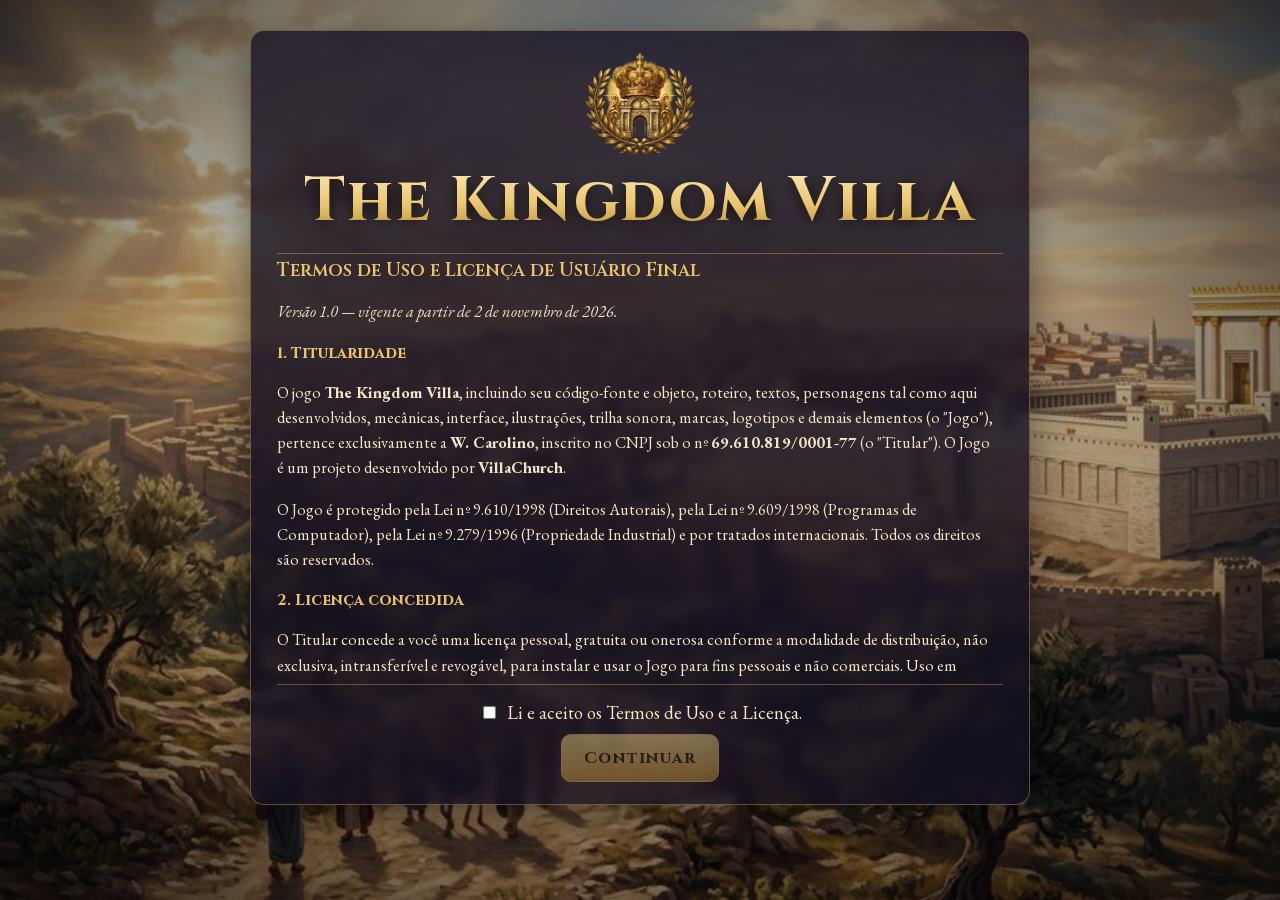
<file: kingdom-villa/index.html>
<!DOCTYPE html>
<html lang="pt-BR">
<head>
<meta charset="utf-8">
<meta name="viewport" content="width=device-width, initial-scale=1">
<title>The Kingdom Villa</title>
<meta name="description" content="The Kingdom Villa: jogo de estratégia 2D sobre o Novo Testamento. Viva a jornada de Jesus, Pedro, João Batista e Paulo. Um projeto VillaChurch.">
<meta name="author" content="W. Carolino — CNPJ 69.610.819/0001-77 · VillaChurch">
<meta name="copyright" content="© 2026 W. Carolino — CNPJ 69.610.819/0001-77">
<meta property="og:title" content="The Kingdom Villa">
<meta property="og:description" content="Viva o Novo Testamento. Escolha seu caminho.">
<meta property="og:image" content="assets/img/title.jpg">
<meta name="theme-color" content="#0f0c1d">
<link rel="icon" type="image/png" href="assets/img/favicon.png">
<link rel="apple-touch-icon" href="assets/img/icon192.png">
<link rel="stylesheet" href="css/style.css?v=1.0.1">
</head>
<body>
<div id="bg"></div><div id="vinheta"></div>
<main id="app"></main>
<noscript>The Kingdom Villa precisa de JavaScript.</noscript>
<script src="js/config.js?v=1.0.1"></script>
<script src="js/legal.js?v=1.0.1"></script>
<script src="js/data.js?v=1.0.1"></script>
<script src="js/audio.js?v=1.0.1"></script>
<script src="js/cloud.js?v=1.0.1"></script>
<script src="js/game.js?v=1.0.1"></script>
</body>
</html>
</file>
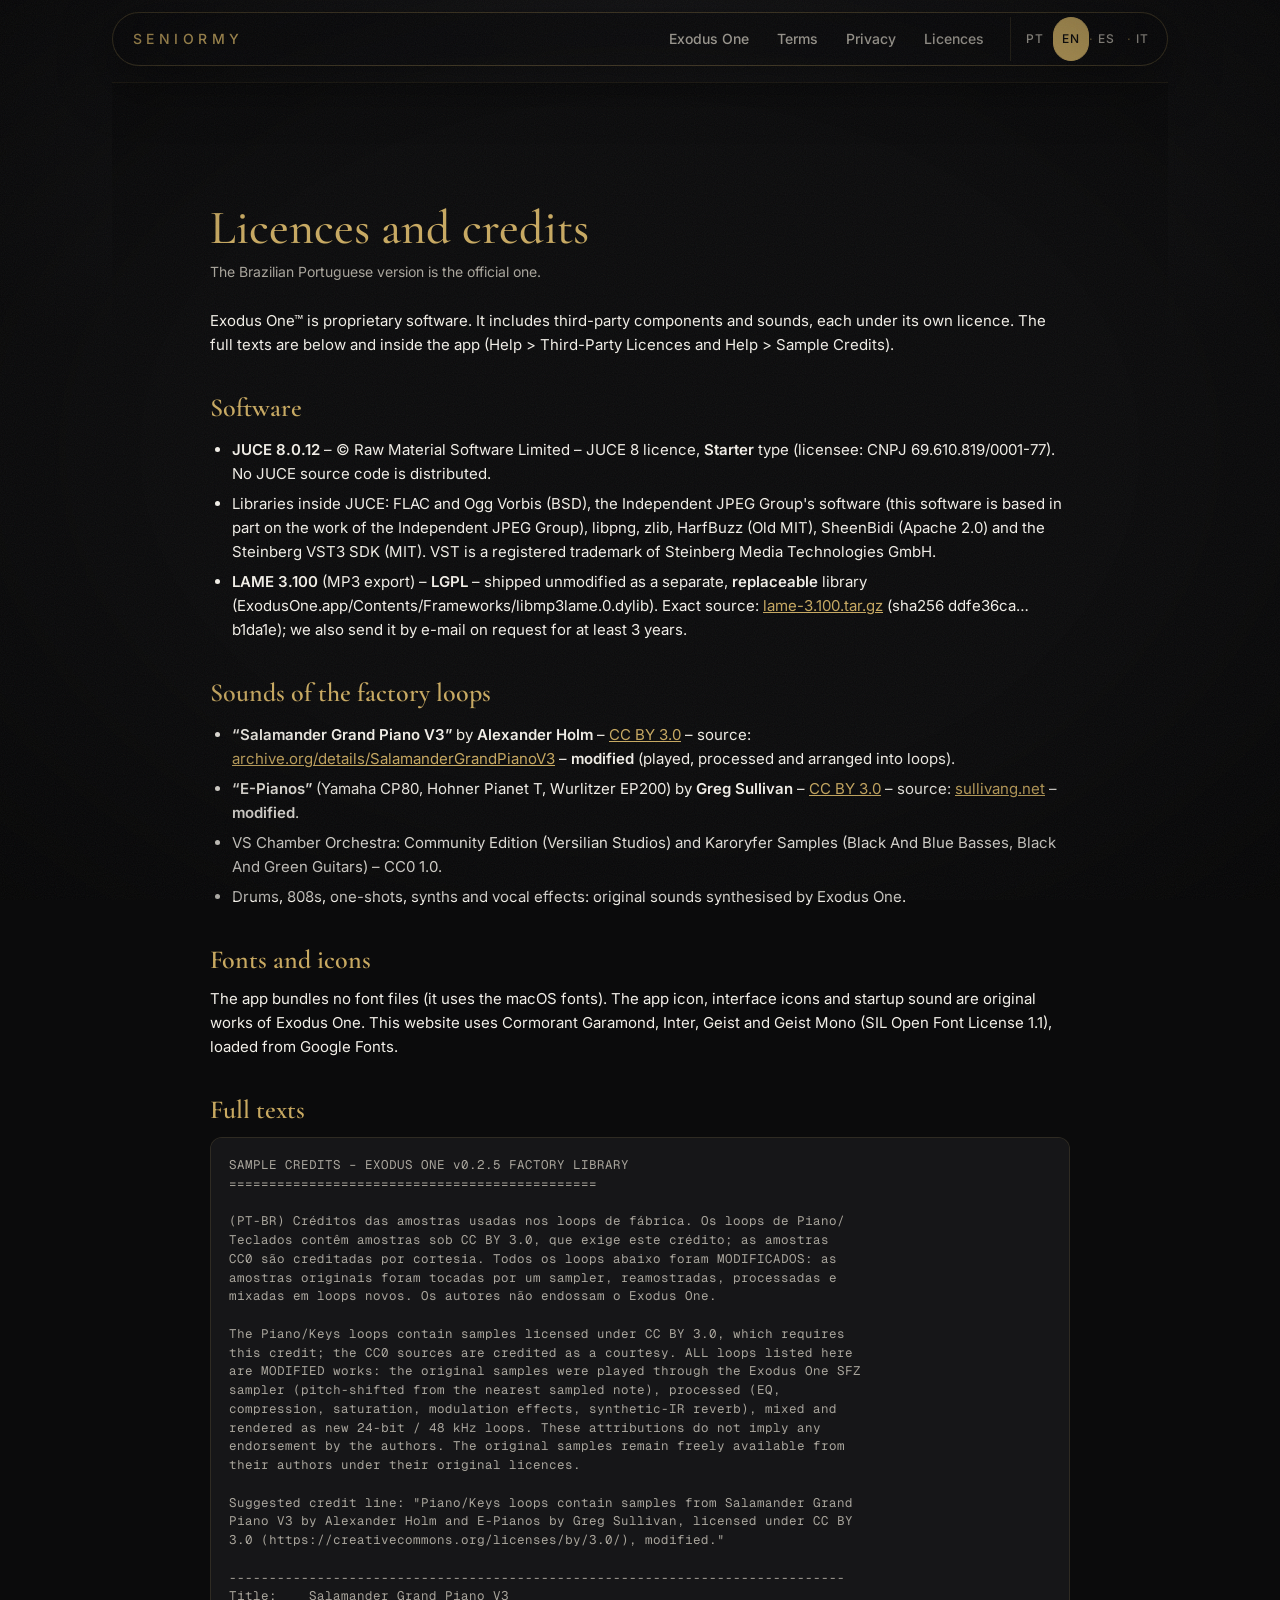
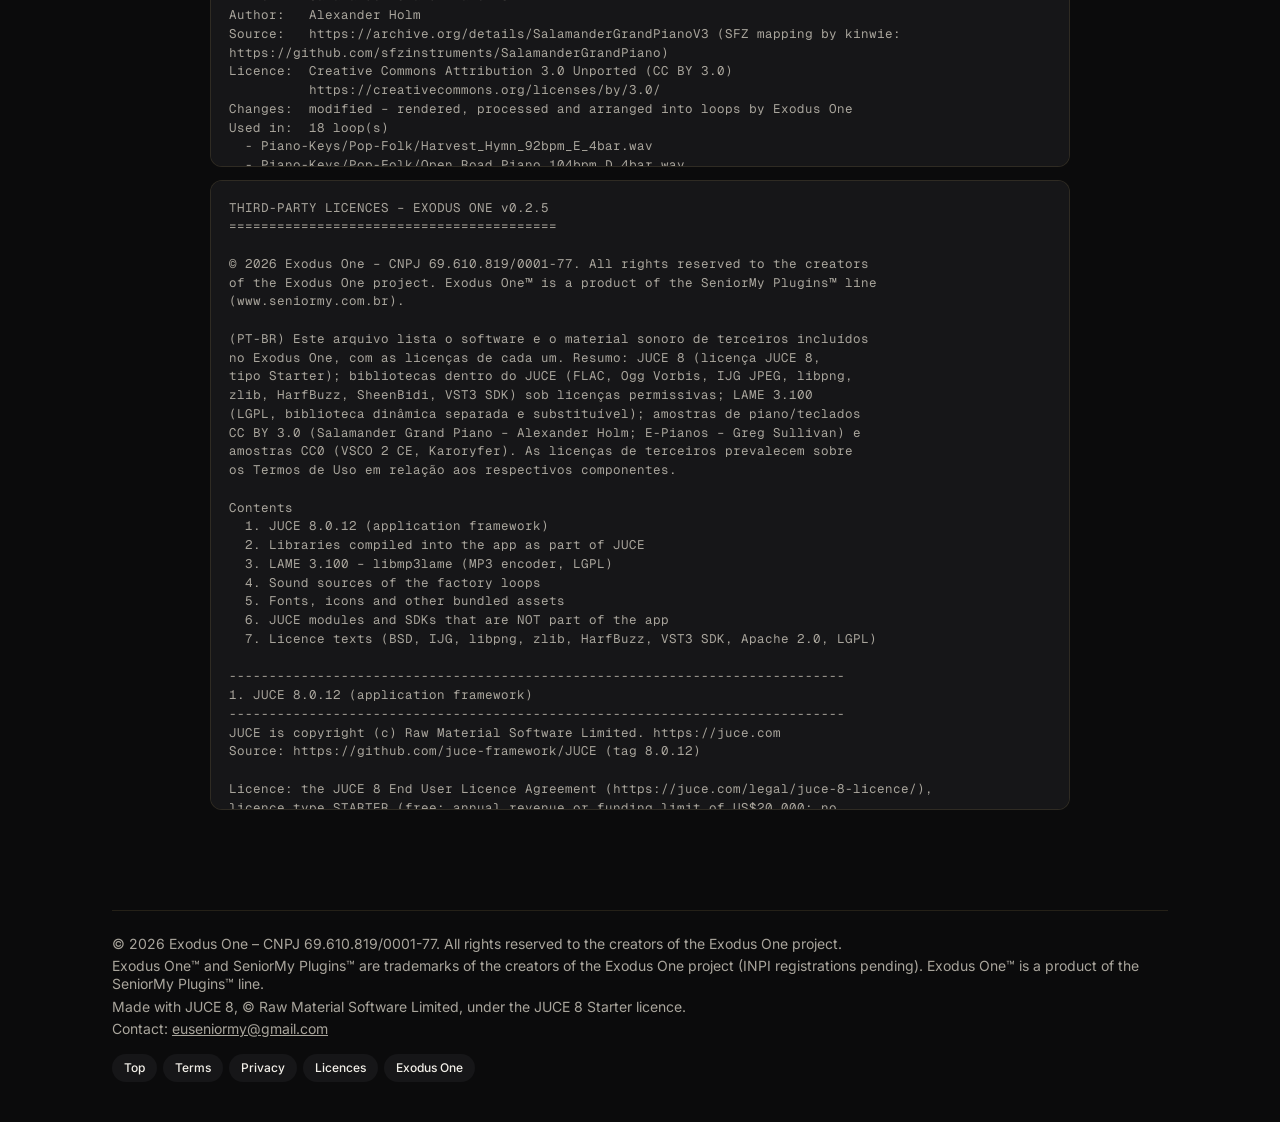
<file: exodus-one/licencas.html>
<!DOCTYPE html><html lang="pt-BR" data-theme="dark"><head>
<meta name="referrer" content="strict-origin-when-cross-origin">
    <meta charset="utf-8"/>
    <meta name="viewport" content="width=device-width, initial-scale=1, viewport-fit=cover"/>
    <meta name="theme-color" content="#0b0b0c"/>
    <meta name="description" id="x-meta-desc" content="Licenças de terceiros e créditos de samples do Exodus One."/>
    <title>Licenças e créditos · Exodus One™ | SeniorMy</title>
    <link rel="preconnect" href="https://fonts.googleapis.com"/>
    <link rel="preconnect" href="https://fonts.gstatic.com" crossorigin=""/>
    <link rel="stylesheet" href="https://fonts.googleapis.com/css2?family=Cormorant+Garamond:wght@500;600&amp;family=Inter:wght@400;500;600&amp;family=Geist:wght@400;500;600&amp;family=Geist+Mono:wght@400&amp;display=swap"/>
    <style>/* Hark's design tokens and component styles. Each component's rules follow its @component comment. style-gates: data */

/* @component foundations */
:root {
  color-scheme: light dark;

  --text-primary: light-dark(#1d1d1f, #f5f5f7);         /* body text */
  --text-secondary: light-dark(#636366, #a1a1a6);       /* supporting grey text */
  --text-tertiary: light-dark(#1d1d1f4d, #f5f5f74d);    /* hollow dots, faint marks; never body text */
  --text-primary-on: light-dark(#f5f5f7, #1d1d1f);      /* text on --fill-primary */
  --text-secondary-on: light-dark(#aeaeb2, #5c5c60);    /* grey text on --fill-primary */
  --fill-primary: light-dark(#1d1d1f, #f5f5f7);         /* the strong fill: solid chips, the nav, the badge */
  --fill-primary-on: light-dark(#f5f5f7, #1d1d1f);      /* the page background */
  --fill-secondary: light-dark(#1d1d1f80, #f5f5f780);
  --fill-tertiary: light-dark(#e8e8ea, #2a2a2d);        /* the grey card, panel and row tint */
  --fill-segment: light-dark(#3a3a3c, #e2e2e4);         /* the nav's tab track */
  --fill-system-green: #00a665;                         /* status: done, ready */
  --fill-system-orange: #ff4d00;                        /* status: now, current */
  --fill-system-red: light-dark(#da2f35, #f1555b);      /* status: blocked, error */
  --transparent-primary: light-dark(#1d1d1f4d, #f5f5f74d);
  --stroke-primary: light-dark(#1d1d1f24, #f5f5f724);   /* strong hairline */
  --stroke-secondary: light-dark(#1d1d1f12, #f5f5f712); /* faint hairline between rows */
  --stroke-primary-on: light-dark(#f5f5f71a, #1d1d1f1a);
  --stroke-composer: light-dark(#f5f5f780, #1d1d1f80);  /* the callout's glass edge */
  --stroke-system-orange: #ff4d0026;
  --hover-wash: light-dark(#1d1d1f0d, #f5f5f70d);
  --hover-wash-primary-on: light-dark(#f9f9fa26, #1d1d1f14);

  /* The hero is light text over a dark photo in both themes. */
  --hero-surface: #161f39;
  --hero-text: #f5f5f7;
  --hero-text-muted: #f5f5f7cc;
  --hero-scrim-strong: rgb(22 31 57 / 0.78);
  --hero-scrim-soft: rgb(22 31 57 / 0.3);
  --hero-scrim-side: rgb(22 31 57 / 0.45);
  --hero-glass: rgb(22 31 57 / 0.42);
  --hero-glass-faint: rgb(22 31 57 / 0.35);
  --hero-glass-stroke: rgb(245 245 247 / 0.28);

  --mat-regular: light-dark(rgb(255 255 255 / 0.56), rgb(29 29 31 / 0.55));
  --mat-thin: light-dark(rgb(255 255 255 / 0.22), rgb(29 29 31 / 0.4));
  --mat-agent: light-dark(rgb(255 255 255 / 0.84), rgb(29 29 31 / 0.66));
  --mat-inverse: color-mix(in srgb, var(--fill-primary) 86%, transparent);  /* the nav: dark on light, light on dark */
  --hark-blur: blur(50px) saturate(1.6);
  --hark-shadow: 0 8px 40px #1d1d1f1f;

  --sans: "GT Standard", "GT Standard L", "Geist", -apple-system, BlinkMacSystemFont, "Helvetica Neue", sans-serif;
  --lh: 1.3;                                            /* every text style is 130% */
  --weight-light: 300;
  --weight-regular: 400;
  --weight-medium: 500;
  --weight-bold: 600;
  --size-caption: 12px;                                 /* the smallest text allowed */
  --size-meta: 13px;
  --size-small: 14px;
  --size-body: 15px;
  --size-prose: 16px;
  --size-heading: 20px;
  --size-figure: clamp(24px, 3vw, 32px);
  --size-title: clamp(26px, 3vw, 32px);
  --size-display: clamp(34px, 5vw, 48px);
  --size-lede: clamp(16px, 1.7vw, 20px);

  --type-caption: var(--weight-regular) var(--size-caption)/var(--lh) var(--sans);
  --type-tag: var(--weight-medium) var(--size-caption)/var(--lh) var(--sans);
  --type-small: var(--weight-regular) var(--size-small)/var(--lh) var(--sans);
  --type-label: var(--weight-medium) var(--size-small)/var(--lh) var(--sans);
  --type-body: var(--weight-regular) var(--size-body)/var(--lh) var(--sans);
  --type-body-strong: var(--weight-medium) var(--size-body)/var(--lh) var(--sans);
  --type-heading: var(--weight-medium) var(--size-heading)/var(--lh) var(--sans);
  --type-lede: var(--weight-medium) var(--size-lede)/var(--lh) var(--sans);
  --type-figure: var(--weight-regular) var(--size-figure)/var(--lh) var(--sans);
  --type-title: var(--weight-regular) var(--size-title)/var(--lh) var(--sans);
  --type-display: var(--weight-medium) var(--size-display)/var(--lh) var(--sans);
  --type-numeral: var(--weight-regular) 48px/1 var(--sans);

  --r-s: 12px;
  --r-m: 16px;
  --r-l: 24px;
  --r-xl: 32px;
  --r-pill: 100px;

  --ease-out: cubic-bezier(0.23, 1, 0.32, 1);
  --dur-quick: 160ms;
  --dur-draw: 1400ms;

  --page-max: 1120px;
  --gutter: clamp(16px, 3vw, 32px);                     /* the page's side padding */
  --tap: 44px;                                          /* the smallest touch target */
}
:root[data-theme="light"] { color-scheme: light; }
:root[data-theme="dark"] { color-scheme: dark; }

* { box-sizing: border-box; }
html { -webkit-text-size-adjust: 100%; scroll-behavior: smooth; }
@media (prefers-reduced-motion: reduce) { html { scroll-behavior: auto; } }

body {
  margin: 0;
  background: var(--fill-primary-on);
  color: var(--text-primary);
  font: var(--type-body);
  -webkit-font-smoothing: antialiased;
  overflow-x: hidden;
}

img { max-width: 100%; display: block; }
figure { margin-inline: 0; }
a { color: inherit; }
b, strong { font-weight: var(--weight-bold); }
p { margin: 0; text-wrap: pretty; }
h1, h2, h3 { margin: 0; text-wrap: balance; }
small { font-size: max(var(--size-caption), 0.85em); }
.sub { color: var(--text-secondary); }

:focus-visible { outline: 2px solid var(--fill-primary); outline-offset: 3px; border-radius: 6px; }

/* @component page */
.page {
  max-width: var(--page-max);
  margin: 0 auto;
  padding-inline: var(--gutter);
  padding-block: 12px 40px;
  display: grid;
  grid-template-columns: minmax(0, 1fr);
  gap: 16px;
}
.main { display: grid; grid-template-columns: minmax(0, 1fr); gap: 16px; min-width: 0; }

.glass {
  background: var(--mat-inverse);
  -webkit-backdrop-filter: var(--hark-blur);
  backdrop-filter: var(--hark-blur);
  border: 1px solid var(--stroke-primary-on);
}
.nav {
  position: sticky;
  top: calc(env(safe-area-inset-top, 0px) + 12px);
  z-index: 20;
  justify-self: center;
  max-width: 100%;
  display: flex;
  align-items: center;
  gap: 6px;
  padding: 5px;
  border-radius: var(--r-pill);
  box-shadow: var(--hark-shadow);
}
.nav :focus-visible { outline-color: var(--fill-primary-on); }
.seg {
  display: flex;
  min-width: 0;
  overflow-x: auto;
  scrollbar-width: none;
  border-radius: var(--r-pill);
  background: var(--fill-segment);
}
.seg::-webkit-scrollbar { display: none; }
.seg a {
  flex: none;
  padding: 8px 14px;
  border-radius: var(--r-pill);
  font: var(--type-label);
  color: var(--text-secondary-on);
  text-decoration: none;
  white-space: nowrap;
}
.seg a:hover { color: var(--text-primary-on); }
/* The active tab carries its own fill so its text is measured against it. */
.seg a[aria-current="true"] { background: var(--fill-primary-on); color: var(--text-primary); }
.theme-btn {
  flex: none;
  width: 36px; height: 36px;
  display: grid;
  place-items: center;
  border: 0;
  border-radius: 50%;
  background: var(--hover-wash-primary-on);
  color: var(--text-primary-on);
  cursor: pointer;
}
.theme-btn:hover { box-shadow: inset 0 0 0 100px var(--hover-wash-primary-on); }
.theme-btn::before { content: ""; width: 14px; height: 14px; border-radius: 50%; box-shadow: inset 0 0 0 1.5px currentColor; background: linear-gradient(to right, light-dark(currentColor, transparent) 50%, light-dark(transparent, currentColor) 50%); }
@media (max-width: 599px) {
  .seg a { display: flex; align-items: center; min-height: var(--tap); }
  .theme-btn { width: var(--tap); height: var(--tap); }
}

/* @component footer */
.foot {
  display: flex;
  flex-wrap: wrap;
  align-items: center;
  justify-content: space-between;
  gap: 16px 24px;
  padding-top: 24px;
  border-top: 1px solid var(--stroke-secondary);
  font-size: var(--size-small);
  color: var(--text-secondary);
}
.foot strong { color: var(--text-primary); }
.foot nav { display: flex; flex-wrap: wrap; gap: 6px; }
.foot nav a {
  padding: 6px 12px;
  border-radius: var(--r-pill);
  background: var(--fill-tertiary);
  color: var(--text-primary);
  font: var(--type-tag);
  text-decoration: none;
}
.foot nav a:hover { box-shadow: inset 0 0 0 100px var(--hover-wash); }
.badge {
  display: inline-flex;
  align-items: center;
  gap: 10px;
  padding: 12px 16px;
  border-radius: var(--r-xl);
  background: var(--fill-primary);
  color: var(--text-primary-on);
  box-shadow: var(--hark-shadow);
  font: var(--weight-medium) var(--size-body)/1.1 var(--sans);
  text-decoration: none;
}
.badge:hover { box-shadow: var(--hark-shadow), inset 0 0 0 100px var(--hover-wash-primary-on); }
.hark-mark { display: inline-grid; place-items: center; }
.hark-mark svg { display: block; }
@media (max-width: 599px) {
  .foot nav a { display: inline-flex; align-items: center; min-height: var(--tap); min-width: var(--tap); }
  .badge { min-height: var(--tap); }
}

/* @component chip */
.chip {
  display: inline-flex;
  align-items: center;
  gap: 6px;
  padding: 4px 10px 4px 8px;
  border-radius: var(--r-pill);
  font: var(--type-tag);
  max-width: 100%;
  background: var(--fill-tertiary);
  color: var(--text-secondary);
  vertical-align: middle;
}
.chip::before {
  content: "";
  width: 7px; height: 7px;
  border-radius: 50%;
  flex: none;
  box-shadow: inset 0 0 0 1.5px var(--text-tertiary);
}
.chip--solid { background: var(--fill-primary); color: var(--text-primary-on); }
.chip--solid::before { background: var(--fill-system-green); box-shadow: none; }
td .chip { white-space: nowrap; }
/* @component dot */
.dot {
  display: inline-flex;
  align-items: center;
  gap: 6px;
  margin-top: 4px;
  font: var(--type-tag);
  color: var(--text-primary);
}
.dot::before { content: ""; width: 7px; height: 7px; border-radius: 50%; background: var(--fill-system-green); }
tbody th .dot { display: flex; width: fit-content; }
/* @component pill */
.pill {
  display: inline-block;
  padding: 1px 8px;
  border-radius: var(--r-pill);
  background: var(--fill-tertiary);
  color: var(--text-secondary);
  font: var(--type-tag);
  white-space: normal;
  vertical-align: 1px;
}
/* @component button, link and links */
.btn {
  display: inline-flex;
  align-items: center;
  gap: 6px;
  min-height: 30px;
  padding: 5px 12px;
  border-radius: var(--r-s);
  background: var(--fill-primary-on);
  color: var(--text-primary);
  border: 1px solid var(--stroke-primary);
  font: var(--type-tag);
  text-decoration: none;
  max-width: 100%;
  transition: box-shadow var(--dur-quick) ease;
}
.btn:hover { box-shadow: inset 0 0 0 100px var(--hover-wash); }
.btn[target="_blank"]::after { content: "\2197"; font-size: 11px; color: var(--text-secondary); }
.link {
  color: var(--text-primary);
  text-decoration: underline;
  text-decoration-color: var(--stroke-primary);
  text-underline-offset: 3px;
  max-width: 100%;
  overflow-wrap: anywhere;
}
.link:hover { text-decoration-color: currentColor; }
.links { display: flex; flex-wrap: wrap; gap: 8px; }
@media (pointer: coarse), (max-width: 599px) { .btn { min-height: var(--tap); padding-inline: 14px; } }
@media (max-width: 599px) {
  .link { display: inline-flex; align-items: center; min-width: var(--tap); min-height: var(--tap); margin: -13px 0; vertical-align: middle; }
}
/* @component text and fineprint */
.prose { display: grid; gap: 12px; max-width: 68ch; font-size: var(--size-prose); }
.fineprint { font-size: var(--size-small); color: var(--text-secondary); max-width: 70ch; }
/* @component hero */
.hero {
  position: relative;
  min-height: clamp(460px, 64vh, 660px);
  border-radius: var(--r-xl);
  overflow: hidden;
  display: flex;
  align-items: flex-end;
  color: var(--hero-text);
  isolation: isolate;
  box-shadow: var(--hark-shadow);
  background: var(--hero-surface);
}
/* Without a photo the hero is as tall as its copy, so the callout sits beside the copy instead of over it. */
.hero:not(:has(.hero__img)) { min-height: 0; background: var(--hero-surface) center / cover no-repeat; }
.hero:not(:has(.hero__img))::after { background: linear-gradient(to right, var(--hero-scrim-side) 0%, transparent 60%); }
@media (min-width: 761px) {
  .hero:not(:has(.hero__img)) > .callout { position: static; flex: none; align-self: flex-start; margin: clamp(16px, 2.4vw, 24px) clamp(16px, 2.4vw, 24px) clamp(16px, 2.4vw, 24px) auto; }
}
.hero__img {
  position: absolute;
  inset: 0;
  width: 100%;
  height: 100%;
  object-fit: cover;
  object-position: 40% 60%;
  z-index: -2;
}
.hero::after {
  content: "";
  position: absolute;
  inset: 0;
  z-index: -1;
  background:
    linear-gradient(to top, var(--hero-scrim-strong) 0%, var(--hero-scrim-soft) 42%, transparent 66%),
    linear-gradient(to right, var(--hero-scrim-side) 0%, transparent 60%);
}
.hero__copy {
  display: grid;
  gap: 14px;
  max-width: 40rem;
  padding: clamp(24px, 4vw, 48px);
  padding-bottom: clamp(28px, 3.4vw, 44px);
}
.hero__eyebrow {
  justify-self: start;
  padding: 6px 12px;
  border-radius: var(--r-pill);
  background: var(--hero-glass);
  border: 1px solid var(--hero-glass-stroke);
  -webkit-backdrop-filter: var(--hark-blur);
  backdrop-filter: var(--hark-blur);
  font: var(--type-label);
}
.hero h1 { font: var(--type-display); letter-spacing: 0; }
.hero h1 em { font-style: normal; }
.hero__sub { font: var(--type-lede); max-width: 34ch; }
.hero__meta { font-size: var(--size-small); color: var(--hero-text-muted); }
.hero__credit {
  position: absolute;
  right: clamp(20px, 3vw, 32px);
  bottom: 16px;
  padding: 4px 10px;
  border-radius: var(--r-pill);
  background: var(--hero-glass-faint);
  -webkit-backdrop-filter: var(--hark-blur);
  backdrop-filter: var(--hark-blur);
  font: var(--type-caption);
  color: var(--hero-text-muted);
}
.hero > .callout {
  position: absolute;
  top: clamp(16px, 2.4vw, 24px);
  right: clamp(16px, 2.4vw, 24px);
  width: min(320px, calc(100% - 32px));
}
@media (max-width: 760px) {
  .hero { flex-direction: column; justify-content: flex-end; align-items: stretch; min-height: 0; }
  .hero__img { object-position: 22% 50%; }
  .hero__copy { padding-top: 260px; padding-bottom: 28px; }
  .hero:not(:has(.hero__img)) .hero__copy { padding-top: clamp(24px, 4vw, 48px); }
  .hero__credit { top: 16px; right: 16px; bottom: auto; }
  .hero > .callout { position: static; width: auto; margin: 0 12px 12px; }
}
/* @component callout */
.callout {
  max-width: 420px;
  display: grid;
  gap: 10px;
  padding: 16px 18px 18px;
  border-radius: var(--r-l);
  background: var(--mat-agent);
  -webkit-backdrop-filter: var(--hark-blur);
  backdrop-filter: var(--hark-blur);
  border: 1px solid var(--stroke-composer);
  box-shadow: var(--hark-shadow);
  color: var(--text-primary);
  font-size: var(--size-small);
}
.callout__head { display: flex; align-items: center; gap: 8px; color: var(--text-secondary); font-weight: var(--weight-medium); }
.callout__head svg { color: var(--text-primary); }
.callout__lead { font-size: var(--size-body); }
.callout .fineprint { font-size: var(--size-caption); }
.callout .btn { justify-self: start; }
/* @component stats */
.stats { display: grid; grid-auto-flow: column; grid-auto-columns: minmax(0, 1fr); padding-top: 8px; }
.stat {
  display: grid;
  grid-template-rows: 1fr auto;
  gap: 4px;
  padding: 12px 24px;
  border-left: 1px solid var(--stroke-secondary);
}
.stat:first-child { border-left: 0; padding-left: 0; }
.stat__fig { font: var(--type-figure); font-variant-numeric: tabular-nums; }
.stat__label { font-size: var(--size-small); color: var(--text-secondary); }
@media (max-width: 760px) {
  .stats { grid-auto-flow: row; grid-template-columns: auto minmax(0, 1fr); column-gap: 12px; padding-top: 0; }
  .stat { grid-column: 1 / -1; grid-template-columns: subgrid; align-items: baseline; gap: 12px; padding: 14px 0; border-left: 0; border-top: 1px solid var(--stroke-secondary); }
  .stat:first-child { border-top: 0; }
}
/* @component section */
.section {
  padding-block: clamp(40px, 6vw, 72px) clamp(16px, 2vw, 24px);
  border-top: 1px solid var(--stroke-secondary);
  scroll-margin-top: calc(env(safe-area-inset-top, 0px) + 72px); /* Clears the sticky .nav: its top offset plus its tallest height, 56px. */
  min-width: 0;
}
.section > * + * { margin-top: clamp(20px, 2.4vw, 28px); }
.section > .head + * { margin-top: 0; }
.head {
  display: grid;
  grid-template-columns: minmax(0, 1.65fr) minmax(0, 1fr);
  gap: 10px 40px;
  align-items: end;
  margin-bottom: clamp(24px, 3vw, 36px);
}
.head__eyebrow { grid-column: 1 / -1; font: var(--type-label); color: var(--text-secondary); }
.head h2 { font: var(--type-title); }
.head__sub { justify-self: end; font-size: var(--size-body); color: var(--text-secondary); max-width: 44ch; text-align: right; }
@media (max-width: 900px) { .head { grid-template-columns: 1fr; } .head__sub { justify-self: start; text-align: left; } }
/* @component table */
.table-wrap { margin-inline: -12px; padding-inline: 12px; overflow-x: auto; }
table { width: 100%; border-collapse: collapse; font: var(--type-small); font-variant-numeric: tabular-nums; }
caption { text-align: left; font: var(--type-caption); color: var(--text-secondary); padding: 0 0 10px; }
th, td { text-align: left; vertical-align: top; padding: 12px; border-bottom: 1px solid var(--stroke-secondary); }
th:first-child, td:first-child { padding-left: 0; }
th:last-child, td:last-child { padding-right: 0; }
thead th {
  font: var(--type-tag);
  color: var(--text-secondary);
  border-bottom-color: var(--stroke-primary);
  padding-top: 0;
  padding-bottom: 8px;
  white-space: nowrap;
}
tbody th { font-weight: var(--weight-bold); }
tbody tr:last-child > * { border-bottom: 0; }
.rowhead { white-space: nowrap; }
td small, th small { display: block; font: var(--type-caption); color: var(--text-secondary); margin-top: 2px; }
td.num { font-weight: var(--weight-bold); white-space: nowrap; }
td.num small { white-space: normal; }
.muted { color: var(--text-secondary); }
tr.is-highlight > * { background: var(--fill-tertiary); }
tr.is-highlight > :first-child { box-shadow: -12px 0 var(--fill-tertiary); }
tr.is-highlight > :last-child { box-shadow: 12px 0 var(--fill-tertiary); }
.after-table { margin-top: 20px; padding-inline: 12px; }
@media (max-width: 599px) {
  .table-wrap table, .table-wrap tbody, .table-wrap tr, .table-wrap th, .table-wrap td { display: block; }
  .table-wrap thead { display: none; }
  .table-wrap caption { display: block; text-align: left; }
  .table-wrap tbody tr { padding: 12px 0; border-bottom: 1px solid var(--stroke-secondary); }
  .table-wrap tbody tr.is-highlight { margin-inline: -12px; padding-inline: 12px; background: var(--fill-tertiary); }
  .table-wrap tbody tr.is-highlight > * { background: none; box-shadow: none; }
  .table-wrap tbody tr > * { border-bottom: 0; padding: 2px 0; }
  .table-wrap tbody td.is-empty { display: none; }
  .table-wrap tbody td[data-label] { display: grid; grid-template-columns: minmax(0, 8em) minmax(0, 1fr); column-gap: 12px; }
  .table-wrap tbody td[data-label]::before { content: attr(data-label) " "; color: var(--text-secondary); font-size: var(--size-caption); }
  .rowhead { white-space: normal; }
}
/* @component compare */
.compare { margin-inline: -12px; overflow-x: auto; scroll-snap-type: x mandatory; }
.compare table { table-layout: fixed; min-width: calc(var(--compare-cols, 3) * 200px); }
.compare th, .compare td { scroll-snap-align: start; padding-inline: 12px; }
.compare thead th { font: var(--type-body-strong); color: var(--text-primary); white-space: normal; padding-top: 0; padding-bottom: 14px; border-bottom-color: var(--stroke-secondary); }
/* On light tiles a white product backdrop blends into the grey. */
.compare__media { position: relative; display: grid; grid-template: minmax(0, 1fr) / minmax(0, 1fr); place-items: center; width: 100%; aspect-ratio: 4 / 3; max-height: 240px; margin: 0 0 12px; padding: 16px; border-radius: var(--r-m); background: var(--fill-tertiary); }
.compare__media img { max-width: 100%; max-height: 100%; mix-blend-mode: multiply; }
.compare thead th > .chip { display: flex; width: fit-content; margin-top: 8px; }
.compare:has(.compare__media) thead th:not(:has(.compare__media))::before { content: ""; display: block; width: 100%; aspect-ratio: 4 / 3; max-height: 240px; margin-bottom: 12px; border-radius: var(--r-m); background: var(--fill-tertiary); }
:root[data-theme="dark"] .compare__media img { mix-blend-mode: normal; border-radius: var(--r-s); }
@media (prefers-color-scheme: dark) { :root:not([data-theme="light"]) .compare__media img { mix-blend-mode: normal; border-radius: var(--r-s); } }
/* The header column shrinks to nothing on screen but stays in the table, so screen readers keep each value's row header. */
.js .compare tbody th[scope="row"], .js .compare thead td:first-child { width: 0; padding: 0; border: 0; overflow: hidden; clip-path: inset(50%); white-space: nowrap; }
.js .compare td[data-label]::before { content: attr(data-label); content: attr(data-label) / ""; display: block; margin-bottom: 4px; font: var(--type-caption); color: var(--text-secondary); }
@media (max-width: 599px) { .compare table { min-width: calc(var(--compare-cols, 3) * 68vw); } }
/* @component steps */
.step {
  display: grid;
  grid-template-columns: 112px minmax(0, 1fr) minmax(220px, 0.78fr);
  gap: 16px 28px;
  padding: 28px 0;
  border-bottom: 1px solid var(--stroke-secondary);
}
.step > * { min-width: 0; }
.steps > .step:last-child { border-bottom: 0; }
.step p + p { margin-top: 8px; }
.step__num { font: var(--type-numeral); color: var(--text-primary); font-variant-numeric: tabular-nums; }
.step__eyebrow { margin-top: 8px; font: var(--type-label); color: var(--text-secondary); }
.step h3 { font: var(--type-heading); margin-bottom: 12px; }
.step__pills { list-style: none; margin: 0 0 14px; padding: 0; display: flex; flex-wrap: wrap; gap: 6px; }
.step__pills li {
  padding: 4px 10px;
  border-radius: var(--r-pill);
  border: 1px solid var(--stroke-primary);
  font-size: var(--size-meta);
  color: var(--text-secondary);
  max-width: 100%;
}
.step__pills b { color: var(--text-primary); font-weight: var(--weight-bold); }
.step__panel {
  align-self: start;
  margin: 0;
  padding: 16px 18px;
  border-radius: var(--r-m);
  background: var(--fill-tertiary);
  font-size: var(--size-small);
}
.step__panel dt { font-size: var(--size-caption); color: var(--text-secondary); margin-bottom: 2px; }
.step__panel dd { margin: 0 0 12px; }
.step__panel dd:last-child { margin-bottom: 0; }
.step__panel .fineprint { display: block; margin-top: 6px; font-size: var(--size-caption); }
.step__panel .btn { margin-top: 8px; }
.step__figure { grid-column: 2 / span 2; margin: 0; }
.step__figure img { width: 100%; height: clamp(200px, 26vw, 320px); object-fit: cover; border-radius: var(--r-m); }
.step__figure figcaption { font-size: var(--size-caption); color: var(--text-secondary); padding-top: 10px; }
@media (min-width: 901px) {
  .step:not(:has(> .step__panel)) { grid-template-columns: 112px minmax(0, 1fr); }
  .step:not(:has(> .step__panel)) > .step__figure { grid-column: 2; }
}
@media (max-width: 900px) {
  .step { grid-template-columns: minmax(0, 1fr); gap: 14px; }
  .step__figure { grid-column: 1; }
  .step__intro { display: flex; align-items: baseline; gap: 14px; }
  .step__num { font-size: 40px; }
  .step__eyebrow { margin-top: 0; }
}
/* @component checklist */
.checklist { display: grid; grid-template-columns: minmax(0, 1.4fr) auto minmax(0, 1fr); column-gap: 20px; list-style: none; margin: 0; padding: 0; }
.checklist:not(:has(.checklist__note)) { grid-template-columns: minmax(0, 1fr) auto; }
.checklist > li {
  display: grid;
  grid-column: 1 / -1;
  grid-template-columns: subgrid;
  row-gap: 8px;
  align-items: center;
  padding: 14px 0;
  border-bottom: 1px solid var(--stroke-secondary);
}
.checklist > li:last-child { border-bottom: 0; }
.checklist__item { grid-column: 1; font-weight: var(--weight-bold); }
.checklist > li > .chip { grid-column: 2; justify-self: start; }
.checklist:not(:has(.checklist__note)) > li > .chip { justify-self: end; }
.checklist__item small { display: block; font-weight: var(--weight-regular); font-size: var(--size-caption); color: var(--text-secondary); margin-top: 2px; }
.checklist__note { grid-column: 3; font-size: var(--size-small); color: var(--text-secondary); }
.checklist > li.is-done .checklist__item { text-decoration: line-through; text-decoration-color: var(--text-tertiary); }
@media (max-width: 760px) {
  .checklist { grid-template-columns: minmax(0, 1fr) auto; }
  .checklist > li > .chip { justify-self: end; }
  .checklist__note { grid-column: 1 / -1; }
}
/* @component breakdown */
.breakdown { max-width: 720px; }
@media (min-width: 901px) { .section > .breakdown, .section > .aside { max-width: calc((100% - 40px) * 1.65 / 2.65); } }
.breakdown dl { margin: 0; }
.breakdown .row {
  display: flex;
  align-items: baseline;
  justify-content: space-between;
  gap: 16px;
  padding: 14px 0;
  border-bottom: 1px solid var(--stroke-secondary);
}
.breakdown dt { font-size: var(--size-body); }
.breakdown dt small { display: block; color: var(--text-secondary); font-size: var(--size-meta); margin-top: 2px; }
.breakdown dd { margin: 0; font-weight: var(--weight-bold); font-size: var(--size-body); white-space: nowrap; font-variant-numeric: tabular-nums; }
.breakdown .row--total {
  margin-top: -1px;
  padding: 18px 0 0;
  border-top: 1px solid var(--stroke-primary);
  border-bottom: 0;
  flex-wrap: wrap;
  align-items: baseline;
}
.breakdown .row--total dt { font: var(--type-body-strong); }
.breakdown .row--total dd { font: var(--type-figure); white-space: normal; }
.breakdown .fineprint { margin-top: 16px; }
/* @component pair */
.pair { display: grid; grid-template-columns: repeat(2, minmax(0, 1fr)); gap: clamp(20px, 3vw, 40px); align-items: start; }
.pair:has(> :is(.callout, .aside):last-child) { grid-template-columns: minmax(0, 1.65fr) minmax(0, 1fr); column-gap: 40px; }
.pair > .callout { max-width: none; }
@media (max-width: 760px) { .pair, .pair:has(> :is(.callout, .aside):last-child) { grid-template-columns: minmax(0, 1fr); } }
/* @component timeline */
.timeline { display: grid; grid-template-columns: 210px minmax(0, 1fr) auto; column-gap: 28px; list-style: none; margin-inline: 0; margin-bottom: 0; padding: 0; }
.timeline > li {
  display: grid;
  grid-column: 1 / -1;
  grid-template-columns: subgrid;
  row-gap: 8px;
  align-items: start;
  padding: 18px 0;
  border-bottom: 1px solid var(--stroke-secondary);
}
.timeline > li:first-child { padding-top: 0; }
.timeline > li:last-child { border-bottom: 0; padding-bottom: 0; }
.timeline__when { display: flex; align-items: baseline; gap: 12px; font-weight: var(--weight-bold); }
.timeline__when::before {
  content: "";
  width: 8px; height: 8px;
  flex: none;
  border-radius: 50%;
  box-shadow: inset 0 0 0 1.5px var(--text-tertiary);
  transform: translateY(-1px);
}
.timeline > li.is-current .timeline__when::before { background: var(--fill-system-orange); box-shadow: 0 0 0 4px var(--stroke-system-orange); }
.timeline > li > p:has(> .chip:only-child) { justify-self: end; }
.timeline__what ul { margin: 0; padding-left: 18px; }
.timeline__what li { margin-bottom: 4px; }
.timeline__what li:last-child { margin-bottom: 0; }
.timeline__what p + p { margin-top: 6px; }
@media (max-width: 900px) {
  .timeline { grid-template-columns: minmax(0, 1fr); }
  .timeline > li > p:has(> .chip:only-child) { justify-self: start; }
  .timeline__what, .timeline > li > p:last-child { padding-left: 20px; }
}
/* @component cards */
.cards { display: grid; grid-template-columns: repeat(auto-fit, minmax(min(100%, 260px), 1fr)); gap: 16px; }
.cards:has(> :nth-child(4):last-child) { grid-template-columns: repeat(2, minmax(0, 1fr)); }
.cards > div { padding: 22px 24px; border-radius: var(--r-m); background: var(--fill-tertiary); }
.cards h3 { font: var(--type-heading); margin-bottom: 10px; }
.cards ul { margin: 0; padding: 0; list-style: none; }
.cards li { padding: 10px 0; border-bottom: 1px solid var(--stroke-secondary); }
.cards li:last-child { border-bottom: 0; padding-bottom: 0; }
.cards__media { display: grid; grid-template: minmax(0, 1fr) / minmax(0, 1fr); place-items: center; aspect-ratio: 4 / 3; max-height: 220px; margin: 0 0 14px; padding: 12px; border-radius: var(--r-s); background: var(--fill-primary-on); }
.cards__media img { max-width: 100%; max-height: 100%; mix-blend-mode: multiply; }
:root[data-theme="dark"] .cards__media img { mix-blend-mode: normal; }
@media (prefers-color-scheme: dark) { :root:not([data-theme="light"]) .cards__media img { mix-blend-mode: normal; } }
.cards .quote { font: var(--type-heading); margin-bottom: 8px; text-wrap: balance; }
@media (max-width: 900px) { .cards { grid-template-columns: 1fr; } }
@media (max-width: 760px) { .cards:has(> :nth-child(4):last-child) { grid-template-columns: minmax(0, 1fr); } }
/* @component aside */
.aside {
  max-width: 62ch;
  padding: 20px 22px;
  border: 1.5px dashed var(--stroke-primary);
  border-radius: var(--r-m);
}
.aside h3 { font: var(--type-heading); margin-bottom: 6px; }
/* @component chart */
.chart { margin-bottom: 8px; padding: 20px 20px 12px; border-radius: var(--r-m); background: var(--fill-tertiary); overflow-x: auto; }
.chart__cap { font-size: var(--size-caption); color: var(--text-secondary); margin-bottom: 12px; }
.chart svg { width: 100%; height: auto; display: block; }
.pf-grid { stroke: var(--stroke-primary); stroke-width: 1; }
.pf-line { stroke: var(--fill-primary); stroke-width: 2.4; fill: none; stroke-linejoin: round; stroke-linecap: round; }
.pf-fill { fill: var(--fill-primary); opacity: 0.07; }
.pf-dot { fill: var(--fill-primary-on); stroke: var(--fill-primary); stroke-width: 2; }
.pf-alt { fill: var(--text-primary); font: var(--weight-bold) var(--size-body) var(--sans); text-anchor: middle; }
.pf-name { fill: var(--text-secondary); font: var(--weight-medium) var(--size-meta) var(--sans); text-anchor: middle; }
.pf-num { fill: var(--text-tertiary); font: var(--weight-medium) var(--size-meta) var(--sans); text-anchor: middle; }
.pf-axis { fill: var(--text-secondary); font: var(--weight-regular) var(--size-caption) var(--sans); }
.js .chart:not(.is-in) .pf-line { stroke-dasharray: 1400; stroke-dashoffset: 1400; }
.js .chart.is-in .pf-line { stroke-dasharray: 1400; stroke-dashoffset: 0; transition: stroke-dashoffset var(--dur-draw) var(--ease-out) 120ms; }
@media (prefers-reduced-motion: reduce) { .js .chart .pf-line { stroke-dasharray: none; stroke-dashoffset: 0; transition: none; } }
/* @component figure */
.band { margin-inline: 0; margin-bottom: 0; }
.band img { width: 100%; height: clamp(240px, 40vw, 520px); object-fit: cover; border-radius: var(--r-xl); }
.band figcaption { font-size: var(--size-caption); color: var(--text-secondary); padding: 10px 4px 0; }
.is-portrait img { width: auto; max-width: 100%; height: clamp(320px, 48vw, 560px); }
</style>
    <style>.hero:not(:has(.hero__img)) { background-image: url("[data-uri]"); }
</style>
    <style>
      /* SeniorMy palette: a dark, matte-gold take on the Hark tokens. */
      :root,
      :root[data-theme="light"],
      :root[data-theme="dark"] {
        color-scheme: dark;
        --x-gold: #c8a961;
        --x-gold-2: #b8975a;
        --x-gold-line: rgb(200 169 97 / 0.28);
        --x-gold-faint: rgb(200 169 97 / 0.14);
        --x-violet: #7b5cd6;
        --x-bg-2: #141416;
        --x-serif: "Cormorant Garamond", "Playfair Display", Georgia, "Times New Roman", serif;

        --text-primary: #f2efe8;
        --text-secondary: #a9a59c;
        --text-tertiary: rgb(200 169 97 / 0.55);
        --text-primary-on: #0b0b0c;
        --text-secondary-on: #3a362c;
        --fill-primary: #c8a961;
        --fill-primary-on: #0b0b0c;
        --fill-tertiary: #161618;
        --stroke-primary: var(--x-gold-line);
        --stroke-secondary: var(--x-gold-faint);
        --hover-wash: rgb(200 169 97 / 0.08);
        --hero-surface: #0b0b0c;
        --hero-text: #f2efe8;
        --hero-text-muted: #f2efe8cc;
        --hero-scrim-strong: rgb(11 11 12 / 0.88);
        --hero-scrim-soft: rgb(11 11 12 / 0.45);
        --hero-scrim-side: rgb(11 11 12 / 0.6);
        --hero-glass: rgb(11 11 12 / 0.5);
        --hero-glass-stroke: var(--x-gold-line);
        --hark-shadow: 0 18px 50px rgb(0 0 0 / 0.55);
        --sans: "Inter", -apple-system, BlinkMacSystemFont, "Segoe UI", "Helvetica Neue", sans-serif;
        --type-display: var(--weight-medium) clamp(38px, 6.2vw, 68px) / 1.06 var(--x-serif);
        --type-title: var(--weight-medium) clamp(32px, 4.4vw, 48px) / 1.08 var(--x-serif);
        --type-heading: var(--weight-bold) 26px / 1.15 var(--x-serif);
        --type-lede: var(--weight-regular) var(--size-lede) / 1.45 var(--sans);
      }
      ::selection { background: var(--x-gold); color: var(--fill-primary-on); }
      html { background-color: var(--fill-primary-on); }
      body {
        background-color: var(--fill-primary-on);
        background-image: radial-gradient(120% 80% at 50% 0%, var(--x-bg-2) 0%, var(--fill-primary-on) 60%);
        background-attachment: fixed;
      }
      .main > .section { background-color: var(--fill-primary-on); }
      body::before {
        content: "";
        position: fixed;
        inset: 0;
        z-index: 100;
        pointer-events: none;
        opacity: 0.06;
        background-image: url("data:image/svg+xml,%3Csvg xmlns='http://www.w3.org/2000/svg' width='160' height='160'%3E%3Cfilter id='n'%3E%3CfeTurbulence type='fractalNoise' baseFrequency='.9' numOctaves='2' stitchTiles='stitch'/%3E%3C/filter%3E%3Crect width='100%25' height='100%25' filter='url(%23n)'/%3E%3C/svg%3E");
      }
      body::after {
        content: "";
        position: fixed;
        inset: 0;
        z-index: 99;
        pointer-events: none;
        background: radial-gradient(ellipse at center, transparent 55%, rgb(0 0 0 / 0.45) 100%);
      }

      /* Nav */
      .x-nav {
        position: sticky;
        top: calc(env(safe-area-inset-top, 0px) + 10px);
        z-index: 20;
        display: flex;
        align-items: center;
        justify-content: space-between;
        gap: 12px;
        padding: 4px 6px 4px 20px;
        border: 1px solid var(--x-gold-line);
        border-radius: var(--r-pill);
        background: rgb(11 11 12 / 0.72);
        -webkit-backdrop-filter: var(--hark-blur);
        backdrop-filter: var(--hark-blur);
        box-shadow: var(--hark-shadow);
      }
      .x-mark {
        flex: none;
        display: inline-flex;
        align-items: center;
        min-height: var(--tap);
        color: var(--x-gold);
        text-decoration: none;
        font: var(--weight-medium) var(--size-small) / 1 var(--sans);
        letter-spacing: 0.32em;
        text-transform: uppercase;
      }
      .x-nav__links { display: flex; min-width: 0; overflow-x: auto; scrollbar-width: none; }
      .x-nav__links::-webkit-scrollbar { display: none; }
      .x-nav__links a {
        flex: none;
        display: flex;
        align-items: center;
        min-height: var(--tap);
        padding: 0 14px;
        border-radius: var(--r-pill);
        color: var(--text-secondary);
        text-decoration: none;
        font: var(--type-label);
        transition: color var(--dur-quick) ease;
      }
      .x-nav__links a:hover { color: var(--x-gold); }
      .x-nav__links { margin-left: auto; }
      .x-lang { flex: none; display: flex; align-items: center; padding-left: 6px; border-left: 1px solid var(--x-gold-faint); }
      .x-lang button {
        appearance: none;
        -webkit-appearance: none;
        display: flex;
        align-items: center;
        justify-content: center;
        min-width: 36px;
        min-height: var(--tap);
        padding: 0 6px;
        border: 1px solid transparent;
        border-radius: var(--r-pill);
        background: none;
        color: var(--text-secondary);
        font: var(--weight-medium) var(--size-caption) / 1 var(--sans);
        letter-spacing: 0.12em;
        cursor: pointer;
        touch-action: manipulation;
        -webkit-tap-highlight-color: transparent;
        transition: color var(--dur-quick) ease, border-color var(--dur-quick) ease;
      }
      .x-lang button + button::before { content: "·"; position: relative; left: -9px; width: 0; color: var(--text-tertiary); pointer-events: none; }
      .x-lang button:hover { color: var(--x-gold); }
      .x-lang button[aria-pressed="true"] { color: var(--fill-primary-on); border-color: var(--x-gold); background: var(--x-gold); }
      .x-lang button[aria-pressed="true"]::before { color: var(--text-tertiary); }
      .x-lang button:focus-visible { outline: 2px solid var(--x-gold); outline-offset: 1px; }
      @media (max-width: 480px) {
        .x-nav { padding-left: 14px; gap: 6px; }
        .x-mark { letter-spacing: 0.2em; font-size: var(--size-meta); }
        .x-nav__links a { padding: 0 8px; font-size: var(--size-meta); }
        .x-lang { padding-left: 2px; }
        .x-lang button { min-width: var(--tap); padding: 0 4px; letter-spacing: 0.06em; }
        .x-lang button + button::before { display: none; }
      }

      /* Hero additions */
      .x-hero-eyebrow { letter-spacing: 0.22em; text-transform: uppercase; font-size: var(--size-caption) !important; color: var(--x-gold); }
      .x-hero .hero__copy { max-width: 46rem; gap: 18px; }
      .x-hero .hero__sub { max-width: 40ch; color: var(--hero-text-muted); }
      .x-btn-solid { background: var(--x-gold); color: var(--fill-primary-on); border-color: var(--x-gold); }
      .x-btn-solid:hover { background: var(--x-gold-2); box-shadow: none; }
      .x-btn-off { color: var(--text-secondary); border-style: dashed; cursor: not-allowed; }

      .x-eyebrow { letter-spacing: 0.2em; text-transform: uppercase; color: var(--x-gold) !important; font-size: var(--size-caption) !important; }
      .x-badges { display: flex; flex-wrap: wrap; gap: 8px; margin: 0; padding: 0; list-style: none; }
      .x-badges li {
        padding: 7px 14px;
        border: 1px solid var(--x-gold-line);
        border-radius: var(--r-pill);
        font: var(--type-tag);
        color: var(--text-primary);
        letter-spacing: 0.04em;
      }

      /* Plugin and project cards */
      .x-grid { display: grid; grid-template-columns: repeat(auto-fit, minmax(min(100%, 330px), 1fr)); gap: 18px; }
      .x-card {
        display: flex;
        flex-direction: column;
        gap: 16px;
        padding: 26px 24px 24px;
        border: 1px solid var(--x-gold-faint);
        border-radius: var(--r-l);
        background-color: var(--x-bg-2);
        background-image: linear-gradient(180deg, var(--x-bg-2), var(--fill-primary-on));
        transition: transform 380ms var(--ease-out), border-color 380ms var(--ease-out), box-shadow 380ms var(--ease-out);
      }
      .x-card:hover {
        transform: translateY(-4px);
        border-color: var(--x-gold-line);
        box-shadow: 0 0 0 1px var(--x-gold-faint), 0 20px 50px rgb(0 0 0 / 0.5), 0 0 40px rgb(200 169 97 / 0.08);
      }
      .x-card--violet { --x-accent: var(--x-violet); border-color: rgb(123 92 214 / 0.28); }
      .x-card--violet:hover { border-color: rgb(123 92 214 / 0.55); box-shadow: 0 0 0 1px rgb(123 92 214 / 0.2), 0 20px 50px rgb(0 0 0 / 0.5), 0 0 40px rgb(123 92 214 / 0.14); }
      .x-card__top { display: flex; align-items: center; gap: 18px; }
      .x-icon {
        flex: none;
        width: clamp(88px, 22vw, 104px);
        aspect-ratio: 1;
        object-fit: cover;
        border-radius: 23%;
        box-shadow: 0 10px 28px rgb(0 0 0 / 0.6), 0 0 0 1px rgb(255 255 255 / 0.06);
      }
      .x-card h3 { font: var(--type-heading); }
      .x-tag {
        display: inline-block;
        margin-top: 8px;
        padding: 3px 9px;
        border: 1px solid var(--x-accent, var(--x-gold));
        border-radius: var(--r-pill);
        color: var(--x-accent, var(--x-gold));
        font: var(--weight-medium) var(--size-caption) / 1.3 var(--sans);
        letter-spacing: 0.14em;
        text-transform: uppercase;
      }
      .x-card--violet .x-tag { color: #a990f0; border-color: #a990f0; }
      .x-card__lede { font-size: var(--size-prose); line-height: 1.45; color: var(--text-primary); }
      .x-list { margin: 0; padding: 0; list-style: none; font: var(--type-small); line-height: 1.45; color: var(--text-secondary); }
      .x-list li { position: relative; padding: 9px 0 9px 20px; border-top: 1px solid var(--stroke-secondary); }
      .x-list li::before {
        content: "";
        position: absolute;
        left: 2px;
        top: 16px;
        width: 6px;
        height: 6px;
        transform: rotate(45deg);
        border: 1px solid var(--x-accent, var(--x-gold));
      }
      .x-card--violet .x-list li::before { border-color: #a990f0; }
      .x-card .fineprint { font-size: var(--size-caption); line-height: 1.45; }
      .x-card .links { margin-top: auto; padding-top: 4px; }
      .x-soon {
        justify-content: center;
        align-items: flex-start;
        border-style: dashed;
        background-color: var(--fill-primary-on);
        background-image: radial-gradient(90% 120% at 100% 0%, rgb(200 169 97 / 0.07), transparent 60%);
      }
      .x-soon .x-glyph { color: var(--x-gold); font: var(--weight-medium) 40px / 1 var(--x-serif); }

      .x-note { max-width: none; border-color: var(--x-gold-line); }
      .x-note ul { margin: 8px 0 0; padding-left: 18px; color: var(--text-secondary); font-size: var(--size-small); line-height: 1.5; }

      /* Sobre */
      .x-about { display: grid; grid-template-columns: auto minmax(0, 1fr); gap: clamp(20px, 4vw, 48px); align-items: center; }
      .x-about img { width: clamp(96px, 16vw, 140px); height: auto; filter: drop-shadow(0 10px 24px rgb(0 0 0 / 0.6)); }
      .x-about .prose p { font: var(--weight-regular) clamp(17px, 1.9vw, 21px) / 1.55 var(--sans); color: var(--text-primary); }
      @media (max-width: 600px) { .x-about { grid-template-columns: 1fr; } }

      /* Video reel */
      .x-video { display: flex; flex-direction: column; align-items: center; gap: 16px; }
      .x-video__frame {
        width: min(100%, 360px);
        aspect-ratio: 9 / 16;
        overflow: hidden;
        border: 1px solid var(--x-gold-line);
        border-radius: var(--r-l);
        background: var(--x-bg-2);
        box-shadow: 0 20px 50px rgb(0 0 0 / 0.5);
      }
      .x-video__frame iframe { display: block; width: 100%; height: 100%; border: 0; }

      .x-foot-legal { display: grid; gap: 4px; }

      /* Gentle fade-in on scroll */
      .x-js .x-reveal { opacity: 0; transform: translateY(18px); transition: opacity 900ms var(--ease-out), transform 900ms var(--ease-out); }
      .x-js .x-reveal.is-in { opacity: 1; transform: none; }
      @media (prefers-reduced-motion: reduce) {
        .x-js .x-reveal { opacity: 1; transform: none; transition: none; }
        .x-card, .x-card:hover { transition: none; transform: none; }
      }
    </style>
    <script>document.documentElement.classList.add("x-js");</script>
  <link rel="icon" href="../favicon.jpg">
<meta property="og:title" content="Licenças e créditos · Exodus One™ | SeniorMy"/>
<meta property="og:image" content="https://seniormy.com.br/exodus-one/exodus-icon.webp"/>

    <style>
      /* Legal pages (v0.2.5) */
      .x-legal { max-width: 860px; margin: 0 auto; padding: clamp(24px, 4vw, 48px) 0; }
      .x-legal h1 { font: var(--type-title); color: var(--x-gold); margin: 0 0 8px; }
      .x-legal .x-official { color: var(--text-secondary); font: var(--type-small); margin: 0 0 28px; }
      .x-legal h2 { font: var(--type-heading); color: var(--x-gold); margin: 36px 0 12px; }
      .x-legal h3 { font: var(--type-body-strong); color: var(--text-primary); margin: 24px 0 8px; }
      .x-legal p, .x-legal li { font: var(--type-body); line-height: 1.6; color: var(--text-primary); }
      .x-legal ul { padding-left: 22px; }
      .x-legal li { margin: 6px 0; }
      .x-legal a { color: var(--x-gold); }
      .x-legal code { font-family: "Geist Mono", ui-monospace, Menlo, monospace; font-size: 0.92em; color: var(--text-secondary); }
      .x-legal table { border-collapse: collapse; width: 100%; margin: 12px 0; }
      .x-legal th, .x-legal td { border: 1px solid var(--x-gold-line); padding: 8px 10px; text-align: left; font: var(--type-small); }
      .x-legal pre { white-space: pre-wrap; word-break: break-word; font: 12.5px/1.5 "Geist Mono", ui-monospace, Menlo, monospace;
                     color: var(--text-secondary); background: var(--fill-tertiary); border: 1px solid var(--x-gold-faint);
                     border-radius: var(--r-s); padding: 18px; max-height: 70vh; overflow: auto; }
      .x-legal-links a { margin-right: 16px; }
    </style>
</head>
<body>
    <div class="page" id="top">
      <header class="x-nav">
        <a class="x-mark" href="../">SeniorMy</a>
        <nav class="x-nav__links" aria-label="Seções" data-i18n-aria="nav.aria">
          <a data-i18n="nav.app" href="./">Exodus One</a>
          <a data-i18n="nav.terms" href="termos.html">Termos</a>
          <a data-i18n="nav.privacy" href="privacidade.html">Privacidade</a>
          <a data-i18n="nav.lic" href="licencas.html" aria-current="page">Licenças</a>
        </nav>
        <div class="x-lang" role="group" aria-label="Idioma" data-i18n-aria="lang.aria">
          <button type="button" lang="pt-BR" data-lang="pt" aria-pressed="true" title="Português (Brasil)">PT</button>
          <button type="button" lang="en" data-lang="en" aria-pressed="false" title="English">EN</button>
          <button type="button" lang="es" data-lang="es" aria-pressed="false" title="Español">ES</button>
          <button type="button" lang="it" data-lang="it" aria-pressed="false" title="Italiano">IT</button>
        </div>
      </header>

      <main class="main">
        <section class="section">
          <article class="x-legal">
            <h1 data-i18n="doc.title">Licenças e créditos</h1>
            <p class="x-official" data-i18n="official">A versão em português do Brasil é a oficial.</p>
            <div data-i18n="doc.body">
<p>O Exodus One™ é software proprietário. Ele inclui componentes e sons de terceiros, cada um com sua própria licença. Os textos completos estão abaixo e dentro do app (Ajuda &gt; Licenças de Terceiros e Ajuda &gt; Créditos de Samples).</p>
<h2>Software</h2>
<ul>
<li><strong>JUCE 8.0.12</strong> – © Raw Material Software Limited – licença JUCE 8, tipo <strong>Starter</strong> (licenciado: CNPJ 69.610.819/0001-77). Nenhum código-fonte do JUCE é distribuído.</li>
<li>Bibliotecas dentro do JUCE: FLAC e Ogg Vorbis (BSD), software do Independent JPEG Group (este software é baseado em parte no trabalho do Independent JPEG Group), libpng, zlib, HarfBuzz (Old MIT), SheenBidi (Apache 2.0) e Steinberg VST3 SDK (MIT). VST é marca registrada da Steinberg Media Technologies GmbH.</li>
<li><strong>LAME 3.100</strong> (exportação MP3) – <strong>LGPL</strong> – distribuída sem modificações como biblioteca separada e <strong>substituível</strong> (ExodusOne.app/Contents/Frameworks/libmp3lame.0.dylib). Código-fonte exato: <a href="https://sourceforge.net/projects/lame/files/lame/3.100/lame-3.100.tar.gz" rel="noopener">lame-3.100.tar.gz</a> (sha256 ddfe36ca…b1da1e); também enviamos por e-mail, a pedido, por pelo menos 3 anos.</li>
</ul>
<h2>Sons dos loops de fábrica</h2>
<ul>
<li><strong>“Salamander Grand Piano V3”</strong>, de <strong>Alexander Holm</strong> – <a href="https://creativecommons.org/licenses/by/3.0/" rel="noopener">CC BY 3.0</a> – fonte: <a href="https://archive.org/details/SalamanderGrandPianoV3" rel="noopener">archive.org/details/SalamanderGrandPianoV3</a> – <strong>modificado</strong> (tocado, processado e arranjado em loops).</li>
<li><strong>“E-Pianos”</strong> (Yamaha CP80, Hohner Pianet T, Wurlitzer EP200), de <strong>Greg Sullivan</strong> – <a href="https://creativecommons.org/licenses/by/3.0/" rel="noopener">CC BY 3.0</a> – fonte: <a href="http://www.sullivang.net/" rel="noopener">sullivang.net</a> – <strong>modificado</strong>.</li>
<li>VS Chamber Orchestra: Community Edition (Versilian Studios) e Karoryfer Samples (Black And Blue Basses, Black And Green Guitars) – CC0 1.0.</li>
<li>Baterias, 808, one-shots, sintetizadores e efeitos vocais: sons originais sintetizados pelo Exodus One.</li>
</ul>
<h2>Fontes e ícones</h2>
<p>O app não inclui arquivos de fontes (usa as fontes do macOS). O ícone, os ícones da interface e o som de abertura são obras originais do Exodus One. Este site usa as fontes Cormorant Garamond, Inter, Geist e Geist Mono (SIL Open Font License 1.1), carregadas do Google Fonts.</p>
<h2>Textos completos (em inglês)</h2>
<pre>SAMPLE CREDITS – EXODUS ONE v0.2.5 FACTORY LIBRARY
==============================================

(PT-BR) Créditos das amostras usadas nos loops de fábrica. Os loops de Piano/
Teclados contêm amostras sob CC BY 3.0, que exige este crédito; as amostras
CC0 são creditadas por cortesia. Todos os loops abaixo foram MODIFICADOS: as
amostras originais foram tocadas por um sampler, reamostradas, processadas e
mixadas em loops novos. Os autores não endossam o Exodus One.

The Piano/Keys loops contain samples licensed under CC BY 3.0, which requires
this credit; the CC0 sources are credited as a courtesy. ALL loops listed here
are MODIFIED works: the original samples were played through the Exodus One SFZ
sampler (pitch-shifted from the nearest sampled note), processed (EQ,
compression, saturation, modulation effects, synthetic-IR reverb), mixed and
rendered as new 24-bit / 48 kHz loops. These attributions do not imply any
endorsement by the authors. The original samples remain freely available from
their authors under their original licences.

Suggested credit line: &quot;Piano/Keys loops contain samples from Salamander Grand
Piano V3 by Alexander Holm and E-Pianos by Greg Sullivan, licensed under CC BY
3.0 (https://creativecommons.org/licenses/by/3.0/), modified.&quot;

-----------------------------------------------------------------------------
Title:    Salamander Grand Piano V3
Author:   Alexander Holm
Source:   https://archive.org/details/SalamanderGrandPianoV3 (SFZ mapping by kinwie: https://github.com/sfzinstruments/SalamanderGrandPiano)
Licence:  Creative Commons Attribution 3.0 Unported (CC BY 3.0)
          https://creativecommons.org/licenses/by/3.0/
Changes:  modified – rendered, processed and arranged into loops by Exodus One
Used in:  18 loop(s)
  - Piano-Keys/Pop-Folk/Harvest_Hymn_92bpm_E_4bar.wav
  - Piano-Keys/Pop-Folk/Open_Road_Piano_104bpm_D_4bar.wav
  - Piano-Keys/Pop-Folk/Porch_Light_96bpm_G_4bar.wav
  - Piano-Keys/Pop/Anthem_Pulse_120bpm_C_4bar.wav
  - Piano-Keys/Pop/Glow_Up_Chords_110bpm_G_4bar.wav
  - Piano-Keys/Pop/Midnight_Drive_Keys_104bpm_A_4bar.wav
  - Piano-Keys/Pop/Offbeat_Stabs_116bpm_D_4bar.wav
  - Piano-Keys/Pop/Sunrise_Ballad_100bpm_F_4bar.wav
  - Piano-Keys/RnB/Late_Night_Elevens_82bpm_Fm_4bar.wav
  - Piano-Keys/RnB/Neo_Soul_Ninths_85bpm_C_4bar.wav
  - Piano-Keys/RnB/Rainy_Window_80bpm_Am_4bar.wav
  - Piano-Keys/RnB/Slow_Burn_Keys_84bpm_E_4bar.wav
  - Piano-Keys/RnB/Velvet_Sunday_88bpm_D_4bar.wav
  - Piano-Keys/Trap/Cold_Steps_140bpm_Csm_4bar.wav
  - Piano-Keys/Trap/Ghost_Bells_140bpm_Fm_4bar.wav
  - Piano-Keys/Trap/Ice_Arp_140bpm_Dsm_4bar.wav
  - Piano-Keys/Trap/Lost_Letters_140bpm_Am_4bar.wav
  - Piano-Keys/Trap/Night_Shift_Triplets_140bpm_Gm_4bar.wav

-----------------------------------------------------------------------------
Title:    E-Pianos – Wurlitzer EP200 Electric Piano v1.1
Author:   Greg Sullivan
Source:   http://www.sullivang.net/ (SFZ mapping by kinwie: https://github.com/sfzinstruments/GregSullivan.E-Pianos)
Licence:  Creative Commons Attribution 3.0 Unported (CC BY 3.0)
          https://creativecommons.org/licenses/by/3.0/
Changes:  modified – rendered, processed and arranged into loops by Exodus One
Used in:  4 loop(s)
  - Piano-Keys/Pop/Wurli_Pop_Chop_118bpm_A_4bar.wav
  - Piano-Keys/RnB/Pocket_Ninths_EP_90bpm_F_4bar.wav
  - Piano-Keys/RnB/Wurli_Soul_86bpm_G_4bar.wav
  - Piano-Keys/Trap/Wurli_Trap_Keys_140bpm_Gm_4bar.wav

-----------------------------------------------------------------------------
Title:    E-Pianos – Yamaha CP80 Electric Grand Piano v1.3
Author:   Greg Sullivan
Source:   http://www.sullivang.net/ (SFZ mapping by kinwie: https://github.com/sfzinstruments/GregSullivan.E-Pianos)
Licence:  Creative Commons Attribution 3.0 Unported (CC BY 3.0)
          https://creativecommons.org/licenses/by/3.0/
Changes:  modified – rendered, processed and arranged into loops by Exodus One
Used in:  2 loop(s)
  - Piano-Keys/RnB/Electric_Grand_Glide_80bpm_Csm_4bar.wav
  - Piano-Keys/Trap/EP_Haze_140bpm_Fm_4bar.wav

-----------------------------------------------------------------------------
Title:    E-Pianos – Hohner Pianet T (type 2) v1.3
Author:   Greg Sullivan
Source:   http://www.sullivang.net/ (SFZ mapping by kinwie: https://github.com/sfzinstruments/GregSullivan.E-Pianos)
Licence:  Creative Commons Attribution 3.0 Unported (CC BY 3.0)
          https://creativecommons.org/licenses/by/3.0/
Changes:  modified – rendered, processed and arranged into loops by Exodus One
Used in:  2 loop(s)
  - Piano-Keys/Pop-Folk/Pianet_Folk_Walk_100bpm_D_4bar.wav
  - Piano-Keys/Pop/Pianet_Bounce_112bpm_G_4bar.wav

-----------------------------------------------------------------------------
Title:    VS Chamber Orchestra: Community Edition (VSCO 2 CE) – strings
Author:   Versilian Studios (Sam Gossner, Simon Dalzell, Elan Hickler)
Source:   https://github.com/sgossner/VSCO-2-CE
Licence:  CC0 1.0 Universal (public domain dedication)
          https://creativecommons.org/publicdomain/zero/1.0/
Changes:  modified – rendered, processed and arranged into loops by Exodus One
Used in:  10 loop(s)
  - Strings/Pop/Elegy_Pad_100bpm_Am_4bar.wav
  - Strings/Pop/Heartstrings_104bpm_Dm_4bar.wav
  - Strings/Pop/Lift_Pad_120bpm_C_4bar.wav
  - Strings/Pop/Pizz_Steps_110bpm_G_4bar.wav
  - Strings/Pop/Spiccato_Drive_116bpm_D_4bar.wav
  - Strings/Trap/Dark_Ostinato_140bpm_Fm_4bar.wav
  - Strings/Trap/Night_Pad_140bpm_Dm_4bar.wav
  - Strings/Trap/Pizz_Menace_140bpm_Gm_4bar.wav
  - Strings/Trap/Shadow_Spiccato_140bpm_Em_4bar.wav
  - Strings/Trap/Trap_Strings_Pad_140bpm_Csm_4bar.wav

-----------------------------------------------------------------------------
Title:    Black And Blue Basses
Author:   Karoryfer Samples
Source:   https://github.com/sfzinstruments/karoryfer.black-and-blue-basses
Licence:  CC0 1.0 Universal (public domain dedication)
          https://creativecommons.org/publicdomain/zero/1.0/
Changes:  modified – rendered, processed and arranged into loops by Exodus One
Used in:  11 loop(s)
  - Bass/Pop-Folk/Harvest_Bass_92bpm_E_4bar.wav
  - Bass/Pop-Folk/Open_Road_Bass_104bpm_D_4bar.wav
  - Bass/Pop-Folk/Porch_Bass_96bpm_G_4bar.wav
  - Bass/Pop/Bright_Syncopation_Bass_116bpm_D_4bar.wav
  - Bass/Pop/Eighth_Drive_Bass_120bpm_C_4bar.wav
  - Bass/Pop/Glow_Bass_110bpm_G_4bar.wav
  - Bass/Pop/Midnight_Pulse_Bass_104bpm_A_4bar.wav
  - Bass/RnB/Am_Pocket_Bass_80bpm_Am_4bar.wav
  - Bass/RnB/Fm_Pocket_Bass_82bpm_Fm_4bar.wav
  - Bass/RnB/Neo_Soul_Walk_Bass_85bpm_C_4bar.wav
  - Bass/RnB/Sunday_Groove_Bass_88bpm_D_4bar.wav

-----------------------------------------------------------------------------
Title:    Black And Green Guitars
Author:   Karoryfer Samples
Source:   https://github.com/sfzinstruments/karoryfer.black-and-green-guitars
Licence:  CC0 1.0 Universal (public domain dedication)
          https://creativecommons.org/publicdomain/zero/1.0/
Changes:  modified – rendered, processed and arranged into loops by Exodus One
Used in:  13 loop(s)
  - Guitar/Pop-Folk/Campfire_Strum_96bpm_G_4bar.wav
  - Guitar/Pop-Folk/Harvest_Picking_92bpm_E_4bar.wav
  - Guitar/Pop-Folk/Morning_Fingerpicking_104bpm_D_4bar.wav
  - Guitar/Pop-Folk/Quiet_Fields_90bpm_Am_4bar.wav
  - Guitar/Pop-Folk/Sunset_Strum_108bpm_F_4bar.wav
  - Guitar/Pop-Folk/Wanderer_Strum_100bpm_C_4bar.wav
  - Guitar/Pop/Glow_Strum_110bpm_G_4bar.wav
  - Guitar/Pop/Midnight_Arps_104bpm_A_4bar.wav
  - Guitar/Pop/Muted_Pop_Pluck_120bpm_C_4bar.wav
  - Guitar/Pop/Sunny_Muted_Chops_116bpm_D_4bar.wav
  - Guitar/RnB/Neo_Soul_Guitar_Chords_85bpm_C_4bar.wav
  - Guitar/RnB/Silk_Licks_82bpm_Fm_4bar.wav
  - Guitar/RnB/Sunday_Plucks_88bpm_D_4bar.wav

-----------------------------------------------------------------------------
All other factory sounds (119 files: Drums, Bass-808, OneShots, Synth,
Synth-Bass, Vocals-FX) are original material synthesised in-house by Exodus One;
no third-party samples were used. © 2026 Exodus One.

Licence to users: royalty-free inside your own musical works (commercial or
not); no redistribution as standalone sounds, loops or sample packs (Terms of
Use, clause 8).
</pre>
<pre>THIRD-PARTY LICENCES – EXODUS ONE v0.2.5
=========================================

© 2026 Exodus One – CNPJ 69.610.819/0001-77. All rights reserved to the creators
of the Exodus One project. Exodus One™ is a product of the SeniorMy Plugins™ line
(www.seniormy.com.br).

(PT-BR) Este arquivo lista o software e o material sonoro de terceiros incluídos
no Exodus One, com as licenças de cada um. Resumo: JUCE 8 (licença JUCE 8,
tipo Starter); bibliotecas dentro do JUCE (FLAC, Ogg Vorbis, IJG JPEG, libpng,
zlib, HarfBuzz, SheenBidi, VST3 SDK) sob licenças permissivas; LAME 3.100
(LGPL, biblioteca dinâmica separada e substituível); amostras de piano/teclados
CC BY 3.0 (Salamander Grand Piano – Alexander Holm; E-Pianos – Greg Sullivan) e
amostras CC0 (VSCO 2 CE, Karoryfer). As licenças de terceiros prevalecem sobre
os Termos de Uso em relação aos respectivos componentes.

Contents
  1. JUCE 8.0.12 (application framework)
  2. Libraries compiled into the app as part of JUCE
  3. LAME 3.100 – libmp3lame (MP3 encoder, LGPL)
  4. Sound sources of the factory loops
  5. Fonts, icons and other bundled assets
  6. JUCE modules and SDKs that are NOT part of the app
  7. Licence texts (BSD, IJG, libpng, zlib, HarfBuzz, VST3 SDK, Apache 2.0, LGPL)

-----------------------------------------------------------------------------
1. JUCE 8.0.12 (application framework)
-----------------------------------------------------------------------------
JUCE is copyright (c) Raw Material Software Limited. https://juce.com
Source: https://github.com/juce-framework/JUCE (tag 8.0.12)

Licence: the JUCE 8 End User Licence Agreement (https://juce.com/legal/juce-8-licence/),
licence type STARTER (free; annual revenue or funding limit of US$20,000; no
&quot;Made with JUCE&quot; splash screen is required by the JUCE 8 EULA). Licensee: the
creators of the Exodus One project, CNPJ 69.610.819/0001-77.
Exodus One does NOT use JUCE under the AGPLv3 option. No JUCE source code is
distributed with the app or in the DMG: JUCE is compiled into the ExodusOne
executable.

From the JUCE LICENSE.md: &quot;THE JUCE FRAMEWORK IS PROVIDED &quot;AS IS&quot; WITHOUT ANY
WARRANTY, AND ALL WARRANTIES, WHETHER EXPRESSED OR IMPLIED, INCLUDING WARRANTY
OF MERCHANTABILITY OR FITNESS FOR A PARTICULAR PURPOSE, ARE DISCLAIMED.&quot;

JUCE is a trademark of Raw Material Software Limited. Exodus One is not
affiliated with or endorsed by Raw Material Software Limited.

-----------------------------------------------------------------------------
2. Libraries compiled into the app as part of JUCE
-----------------------------------------------------------------------------
These libraries are shipped inside the JUCE modules used by Exodus One and are
compiled into the ExodusOne executable. Their full licence texts are in
section 7.

* FLAC (FLAC audio import / export) – Copyright (C) 2000-2009 Josh Coalson,
  2011-2023 Xiph.Org Foundation. BSD-style licence (7.1).
* Ogg Vorbis / libogg (Ogg import) – Copyright (c) 2002-2020 Xiph.org Foundation.
  BSD-style licence (7.2).
* Independent JPEG Group&#x27;s JPEG library (image decoding) – this software is based
  in part on the work of the Independent JPEG Group. IJG licence (7.3).
* libpng (PNG images) – PNG Reference Library License version 2 (7.4).
* zlib (compression) – Copyright (C) Jean-loup Gailly and Mark Adler. zlib
  licence (7.5); minor changes by the JUCE team are listed in JUCE&#x27;s
  zip/zlib/JUCE_CHANGES.txt.
* HarfBuzz (text shaping) – &quot;Old MIT&quot; licence (7.6).
* Steinberg VST3 SDK (VST3 plug-in hosting) – Copyright (c) 2025, Steinberg Media
  Technologies GmbH. MIT licence (7.7). VST is a registered trademark of
  Steinberg Media Technologies GmbH.
* SheenBidi (Unicode bidirectional text) – Copyright (C) 2014-2025 Muhammad Tayyab
  Akram. Apache License 2.0 (7.8). The JUCE team changed only include paths
  (documented in JUCE&#x27;s sheenbidi/JUCE_CHANGES.txt); Exodus One made no changes.
* pslextensions (VST3 context-info interfaces) – public domain.

-----------------------------------------------------------------------------
3. LAME 3.100 – libmp3lame (MP3 encoder, since v0.2.4)
-----------------------------------------------------------------------------
Copyright (c) 1999-2017 The LAME Project, Mark Taylor, Michael Cheng, Michael Hipp
(mpglib) and the other LAME contributors.
https://lame.sourceforge.io
Exact source used: lame-3.100.tar.gz
  https://sourceforge.net/projects/lame/files/lame/3.100/lame-3.100.tar.gz
  sha256 ddfe36cab873794038ae2c1210557ad34857a4b6bdc515785d1da9e175b1da1e
Licence: GNU Library / Lesser General Public License, version 2 or (at your option)
any later version (&quot;LGPL&quot;). The text shipped with LAME (GNU Library General Public
License version 2) is in section 7.9 and in
ExodusOne.app/Contents/Resources/Legal/LAME_COPYING_LGPL.txt. The LGPL 2.1 text is
at https://www.gnu.org/licenses/old-licenses/lgpl-2.1.txt.

How Exodus One complies with the LGPL:
* LAME is built UNMODIFIED from the official tarball above (the only build change
  is removing the obsolete &quot;lame_init_old&quot; line from the export list) as a
  separate Universal (arm64 + x86_64) dynamic library:
  ExodusOne.app/Contents/Frameworks/libmp3lame.0.dylib
* Exodus One is NOT statically linked with LAME: it loads the library at run time
  (dlopen) only when exporting MP3, through LAME&#x27;s public C API.
* YOU MAY REPLACE libmp3lame.0.dylib with your own build of LAME (same file name,
  same public API), or point the environment variable EXODUS_LAME_PATH at another
  libmp3lame, and MP3 export will use it. Re-signing the app (codesign --force
  --deep -s - ExodusOne.app) may be needed after replacing a file in the bundle.
* The Terms of Use (clause 6.3) explicitly allow modifying LAME for your own use
  and the reverse engineering needed to debug such modifications, as section 6 of
  the LGPL requires; the general reverse-engineering prohibition does not apply.
* Written offer: see LAME_SOURCE_OFFER.txt. The corresponding source of the exact
  LAME version used is available from the URL above and, on request to
  euseniormy@gmail.com, from us, for at least three years after the last
  distribution of this version, for no more than the cost of providing it.
* The exact build script is in the source repository
  (.github/workflows/build-macos.yml, step &quot;Build LAME&quot;).
* MPEG-1/2 Layer III patents have expired; no patent licence is needed.

-----------------------------------------------------------------------------
4. Sound sources of the factory loops
-----------------------------------------------------------------------------
Full attribution (title, author, source, licence, changes) and the list of loops
that use each source: SAMPLE_CREDITS.txt (Help &gt; Sample Credits).

* &quot;Salamander Grand Piano V3&quot; by Alexander Holm – Creative Commons Attribution 3.0
  Unported (CC BY 3.0, https://creativecommons.org/licenses/by/3.0/).
  Source: https://archive.org/details/SalamanderGrandPianoV3 – MODIFIED.
* &quot;E-Pianos&quot; (Yamaha CP80, Hohner Pianet T, Wurlitzer EP200) by Greg Sullivan –
  CC BY 3.0 Unported. Source: http://www.sullivang.net/ (SFZ mapping:
  https://github.com/sfzinstruments/GregSullivan.E-Pianos) – MODIFIED.
* VS Chamber Orchestra: Community Edition (VSCO 2 CE, strings) – Versilian
  Studios – CC0 1.0 (public domain dedication).
* Black And Blue Basses, Black And Green Guitars – Karoryfer Samples – CC0 1.0.
* Drums, 808s, one-shots, Synth, Synth-Bass and Vocals/FX: original material
  synthesised in-house by Exodus One (no third-party samples).

Licence of the factory loops to users: royalty-free inside the user&#x27;s own musical
works, including commercial releases; no redistribution as standalone sounds or
sample packs (Terms of Use, clause 8). The CC BY 3.0 credits keep applying to the
underlying source samples, which remain freely available from their authors.

-----------------------------------------------------------------------------
5. Fonts, icons and other bundled assets
-----------------------------------------------------------------------------
* Fonts: the app bundles NO font files. It uses the fonts of macOS (the system
  sans-serif and monospaced fonts) through the operating system.
  (The website seniormy.com.br, which is separate from the app, loads Cormorant
  Garamond, Inter, Geist and Geist Mono from Google Fonts – all under the SIL Open
  Font License 1.1 – and does not ship them in the app.)
* Icons: the app icon (Resources/AppIcon.png) and every interface icon (drawn in
  code, Source/UI/Icons.cpp) are original works made for Exodus One.
  © 2026 Exodus One – all rights reserved.
* Startup sound (Resources/StartupSound.wav), splash animation and click sounds:
  original, synthesised for Exodus One. © 2026 Exodus One – all rights reserved.
* Built-in Exodus effects and instruments: written from scratch for Exodus One.
* Apple system frameworks (CoreAudio, AudioToolbox, AVFoundation, ...) are part of
  macOS and are not distributed with the app.

-----------------------------------------------------------------------------
6. JUCE modules and SDKs that are NOT part of the app
-----------------------------------------------------------------------------
The JUCE source tree also contains the following, which Exodus One does not
compile or ship: AudioUnitSDK (plug-in client side only), Oboe (Android), GLEW /
Mesa / Khronos headers (juce_opengl not used), CHOC / QuickJS (juce_javascript not
used), LV2 SDK (LV2 hosting disabled), AAX SDK (plug-in client only), Box2D
(juce_box2d not used), the Steinberg ASIO SDK (Windows only).

-----------------------------------------------------------------------------
7. Licence texts
-----------------------------------------------------------------------------

7.1 FLAC licence
~~~~~~~~~~~~~~~~

=====================================================================

I&#x27;ve incorporated FLAC directly into the JUCE codebase because it makes
things much easier than having to make all your builds link correctly to
the appropriate libraries on every different platform.

I&#x27;ve made minimal changes to the FLAC code - just tweaked a few include paths
to make it build smoothly, added some headers to allow you to turn off FLAC
compilation, and commented-out a couple of unused bits of code.

=====================================================================


The following license is the BSD-style license that comes with the
Flac distribution, and which applies just to the files I&#x27;ve
included in this directory. For more info, and to get the rest of the
distribution, visit the Flac homepage: https://xiph.org/flac/

=====================================================================

libFLAC - Free Lossless Audio Codec library
Copyright (C) 2000-2009  Josh Coalson
Copyright (C) 2011-2023  Xiph.Org Foundation

Redistribution and use in source and binary forms, with or without
modification, are permitted provided that the following conditions
are met:

- Redistributions of source code must retain the above copyright
notice, this list of conditions and the following disclaimer.

- Redistributions in binary form must reproduce the above copyright
notice, this list of conditions and the following disclaimer in the
documentation and/or other materials provided with the distribution.

- Neither the name of the Xiph.Org Foundation nor the names of its
contributors may be used to endorse or promote products derived from
this software without specific prior written permission.

THIS SOFTWARE IS PROVIDED BY THE COPYRIGHT HOLDERS AND CONTRIBUTORS
``AS IS&#x27;&#x27; AND ANY EXPRESS OR IMPLIED WARRANTIES, INCLUDING, BUT NOT
LIMITED TO, THE IMPLIED WARRANTIES OF MERCHANTABILITY AND FITNESS FOR
A PARTICULAR PURPOSE ARE DISCLAIMED.  IN NO EVENT SHALL THE FOUNDATION OR
CONTRIBUTORS BE LIABLE FOR ANY DIRECT, INDIRECT, INCIDENTAL, SPECIAL,
EXEMPLARY, OR CONSEQUENTIAL DAMAGES (INCLUDING, BUT NOT LIMITED TO,
PROCUREMENT OF SUBSTITUTE GOODS OR SERVICES; LOSS OF USE, DATA, OR
PROFITS; OR BUSINESS INTERRUPTION) HOWEVER CAUSED AND ON ANY THEORY OF
LIABILITY, WHETHER IN CONTRACT, STRICT LIABILITY, OR TORT (INCLUDING
NEGLIGENCE OR OTHERWISE) ARISING IN ANY WAY OUT OF THE USE OF THIS
SOFTWARE, EVEN IF ADVISED OF THE POSSIBILITY OF SUCH DAMAGE.


7.2 Ogg Vorbis licence
~~~~~~~~~~~~~~~~~~~~~~
=====================================================================

Ogg-Vorbis is incorporated directly into the JUCE codebase because it makes
things much easier than having to make all your builds link correctly to
the appropriate libraries on every different platform.

There are minimal changes to the Ogg-Vorbis code - a few include paths have
been changed to make it build smoothly, and some headers have been added to
allow you to exclude it from the build. Any significant code modifications
are marked clearly by &quot;JUCE CHANGE STARTS HERE&quot; and &quot;JUCE CHANGE ENDS HERE&quot;
comments.

=====================================================================

The following license is the BSD-style license that comes with the Ogg-Vorbis
distribution, and which applies just to the header files included in this
directory. For more info, and to get the rest of the distribution, visit the
Ogg-Vorbis homepage: https://xiph.org/vorbis

=====================================================================

Copyright (c) 2002-2020 Xiph.org Foundation

Redistribution and use in source and binary forms, with or without
modification, are permitted provided that the following conditions
are met:

- Redistributions of source code must retain the above copyright
notice, this list of conditions and the following disclaimer.

- Redistributions in binary form must reproduce the above copyright
notice, this list of conditions and the following disclaimer in the
documentation and/or other materials provided with the distribution.

- Neither the name of the Xiph.org Foundation nor the names of its
contributors may be used to endorse or promote products derived from
this software without specific prior written permission.

THIS SOFTWARE IS PROVIDED BY THE COPYRIGHT HOLDERS AND CONTRIBUTORS
``AS IS&#x27;&#x27; AND ANY EXPRESS OR IMPLIED WARRANTIES, INCLUDING, BUT NOT
LIMITED TO, THE IMPLIED WARRANTIES OF MERCHANTABILITY AND FITNESS FOR
A PARTICULAR PURPOSE ARE DISCLAIMED.  IN NO EVENT SHALL THE FOUNDATION
OR CONTRIBUTORS BE LIABLE FOR ANY DIRECT, INDIRECT, INCIDENTAL,
SPECIAL, EXEMPLARY, OR CONSEQUENTIAL DAMAGES (INCLUDING, BUT NOT
LIMITED TO, PROCUREMENT OF SUBSTITUTE GOODS OR SERVICES; LOSS OF USE,
DATA, OR PROFITS; OR BUSINESS INTERRUPTION) HOWEVER CAUSED AND ON ANY
THEORY OF LIABILITY, WHETHER IN CONTRACT, STRICT LIABILITY, OR TORT
(INCLUDING NEGLIGENCE OR OTHERWISE) ARISING IN ANY WAY OUT OF THE USE
OF THIS SOFTWARE, EVEN IF ADVISED OF THE POSSIBILITY OF SUCH DAMAGE.


7.3 Independent JPEG Group – legal issues (from jpglib/README)
~~~~~~~~~~~~~~~~~~~~~~~~~~~~~~~~~~~~~~~~~~~~~~~~~~~~~~~~~~~~~~
LEGAL ISSUES
============

In plain English:

1. We don&#x27;t promise that this software works.  (But if you find any bugs,
   please let us know!)
2. You can use this software for whatever you want.  You don&#x27;t have to pay us.
3. You may not pretend that you wrote this software.  If you use it in a
   program, you must acknowledge somewhere in your documentation that
   you&#x27;ve used the IJG code.

In legalese:

The authors make NO WARRANTY or representation, either express or implied,
with respect to this software, its quality, accuracy, merchantability, or
fitness for a particular purpose.  This software is provided &quot;AS IS&quot;, and you,
its user, assume the entire risk as to its quality and accuracy.

This software is copyright (C) 1991-2024, Thomas G. Lane, Guido Vollbeding.
All Rights Reserved except as specified below.

Permission is hereby granted to use, copy, modify, and distribute this
software (or portions thereof) for any purpose, without fee, subject to these
conditions:
(1) If any part of the source code for this software is distributed, then this
README file must be included, with this copyright and no-warranty notice
unaltered; and any additions, deletions, or changes to the original files
must be clearly indicated in accompanying documentation.
(2) If only executable code is distributed, then the accompanying
documentation must state that &quot;this software is based in part on the work of
the Independent JPEG Group&quot;.
(3) Permission for use of this software is granted only if the user accepts
full responsibility for any undesirable consequences; the authors accept
NO LIABILITY for damages of any kind.

These conditions apply to any software derived from or based on the IJG code,
not just to the unmodified library.  If you use our work, you ought to
acknowledge us.

Permission is NOT granted for the use of any IJG author&#x27;s name or company name
in advertising or publicity relating to this software or products derived from
it.  This software may be referred to only as &quot;the Independent JPEG Group&#x27;s
software&quot;.

We specifically permit and encourage the use of this software as the basis of
commercial products, provided that all warranty or liability claims are
assumed by the product vendor.


The Unix configuration script &quot;configure&quot; was produced with GNU Autoconf.
It is copyright by the Free Software Foundation but is freely distributable.
The same holds for its supporting scripts (config.guess, config.sub,
ltmain.sh).  Another support script, install-sh, is copyright by X Consortium
but is also freely distributable.


7.4 libpng – PNG Reference Library License version 2
~~~~~~~~~~~~~~~~~~~~~~~~~~~~~~~~~~~~~~~~~~~~~~~~~~~~
COPYRIGHT NOTICE, DISCLAIMER, and LICENSE
=========================================

PNG Reference Library License version 2
---------------------------------------

 * Copyright (c) 1995-2019 The PNG Reference Library Authors.
 * Copyright (c) 2018-2019 Cosmin Truta.
 * Copyright (c) 2000-2002, 2004, 2006-2018 Glenn Randers-Pehrson.
 * Copyright (c) 1996-1997 Andreas Dilger.
 * Copyright (c) 1995-1996 Guy Eric Schalnat, Group 42, Inc.

The software is supplied &quot;as is&quot;, without warranty of any kind,
express or implied, including, without limitation, the warranties
of merchantability, fitness for a particular purpose, title, and
non-infringement.  In no event shall the Copyright owners, or
anyone distributing the software, be liable for any damages or
other liability, whether in contract, tort or otherwise, arising
from, out of, or in connection with the software, or the use or
other dealings in the software, even if advised of the possibility
of such damage.

Permission is hereby granted to use, copy, modify, and distribute
this software, or portions hereof, for any purpose, without fee,
subject to the following restrictions:

 1. The origin of this software must not be misrepresented; you
    must not claim that you wrote the original software.  If you
    use this software in a product, an acknowledgment in the product
    documentation would be appreciated, but is not required.

 2. Altered source versions must be plainly marked as such, and must
    not be misrepresented as being the original software.

 3. This Copyright notice may not be removed or altered from any
    source or altered source distribution.


PNG Reference Library License version 1 (for libpng 0.5 through 1.6.35)
-----------------------------------------------------------------------

libpng versions 1.0.7, July 1, 2000, through 1.6.35, July 15, 2018 are
Copyright (c) 2000-2002, 2004, 2006-2018 Glenn Randers-Pehrson, are
derived from libpng-1.0.6, and are distributed according to the same
disclaimer and license as libpng-1.0.6 with the following individuals
added to the list of Contributing Authors:

    Simon-Pierre Cadieux
    Eric S. Raymond
    Mans Rullgard
    Cosmin Truta
    Gilles Vollant
    James Yu
    Mandar Sahastrabuddhe
    Google Inc.
    Vadim Barkov

and with the following additions to the disclaimer:

    There is no warranty against interference with your enjoyment of
    the library or against infringement.  There is no warranty that our
    efforts or the library will fulfill any of your particular purposes
    or needs.  This library is provided with all faults, and the entire
    risk of satisfactory quality, performance, accuracy, and effort is
    with the user.

Some files in the &quot;contrib&quot; directory and some configure-generated
files that are distributed with libpng have other copyright owners, and
are released under other open source licenses.

libpng versions 0.97, January 1998, through 1.0.6, March 20, 2000, are
Copyright (c) 1998-2000 Glenn Randers-Pehrson, are derived from
libpng-0.96, and are distributed according to the same disclaimer and
license as libpng-0.96, with the following individuals added to the
list of Contributing Authors:

    Tom Lane
    Glenn Randers-Pehrson
    Willem van Schaik

libpng versions 0.89, June 1996, through 0.96, May 1997, are
Copyright (c) 1996-1997 Andreas Dilger, are derived from libpng-0.88,
and are distributed according to the same disclaimer and license as
libpng-0.88, with the following individuals added to the list of
Contributing Authors:

    John Bowler
    Kevin Bracey
    Sam Bushell
    Magnus Holmgren
    Greg Roelofs
    Tom Tanner

Some files in the &quot;scripts&quot; directory have other copyright owners,
but are released under this license.

libpng versions 0.5, May 1995, through 0.88, January 1996, are
Copyright (c) 1995-1996 Guy Eric Schalnat, Group 42, Inc.

For the purposes of this copyright and license, &quot;Contributing Authors&quot;
is defined as the following set of individuals:

    Andreas Dilger
    Dave Martindale
    Guy Eric Schalnat
    Paul Schmidt
    Tim Wegner

The PNG Reference Library is supplied &quot;AS IS&quot;.  The Contributing
Authors and Group 42, Inc. disclaim all warranties, expressed or
implied, including, without limitation, the warranties of
merchantability and of fitness for any purpose.  The Contributing
Authors and Group 42, Inc. assume no liability for direct, indirect,
incidental, special, exemplary, or consequential damages, which may
result from the use of the PNG Reference Library, even if advised of
the possibility of such damage.

Permission is hereby granted to use, copy, modify, and distribute this
source code, or portions hereof, for any purpose, without fee, subject
to the following restrictions:

 1. The origin of this source code must not be misrepresented.

 2. Altered versions must be plainly marked as such and must not
    be misrepresented as being the original source.

 3. This Copyright notice may not be removed or altered from any
    source or altered source distribution.

The Contributing Authors and Group 42, Inc. specifically permit,
without fee, and encourage the use of this source code as a component
to supporting the PNG file format in commercial products.  If you use
this source code in a product, acknowledgment is not required but would
be appreciated.


7.5 zlib licence
~~~~~~~~~~~~~~~~
The following notice was included with the original zlib distribution.
It applies to all files within this directory.

Minor modifications to some source files have been made, as described in the
accompanying JUCE_CHANGES.txt.

================================================================================

Copyright notice:

 (C) 1995-2022 Jean-loup Gailly and Mark Adler

  This software is provided &#x27;as-is&#x27;, without any express or implied
  warranty.  In no event will the authors be held liable for any damages
  arising from the use of this software.

  Permission is granted to anyone to use this software for any purpose,
  including commercial applications, and to alter it and redistribute it
  freely, subject to the following restrictions:

  1. The origin of this software must not be misrepresented; you must not
     claim that you wrote the original software. If you use this software
     in a product, an acknowledgment in the product documentation would be
     appreciated but is not required.
  2. Altered source versions must be plainly marked as such, and must not be
     misrepresented as being the original software.
  3. This notice may not be removed or altered from any source distribution.

  Jean-loup Gailly        Mark Adler
  jloup@gzip.org          madler@alumni.caltech.edu


7.6 HarfBuzz – Old MIT licence
~~~~~~~~~~~~~~~~~~~~~~~~~~~~~~
HarfBuzz is licensed under the so-called &quot;Old MIT&quot; license.  Details follow.
For parts of HarfBuzz that are licensed under different licenses see individual
files names COPYING in subdirectories where applicable.

Copyright © 2010-2022  Google, Inc.
Copyright © 2015-2020  Ebrahim Byagowi
Copyright © 2019,2020  Facebook, Inc.
Copyright © 2012,2015  Mozilla Foundation
Copyright © 2011  Codethink Limited
Copyright © 2008,2010  Nokia Corporation and/or its subsidiary(-ies)
Copyright © 2009  Keith Stribley
Copyright © 2011  Martin Hosken and SIL International
Copyright © 2007  Chris Wilson
Copyright © 2005,2006,2020,2021,2022,2023  Behdad Esfahbod
Copyright © 2004,2007,2008,2009,2010,2013,2021,2022,2023  Red Hat, Inc.
Copyright © 1998-2005  David Turner and Werner Lemberg
Copyright © 2016  Igalia S.L.
Copyright © 2022  Matthias Clasen
Copyright © 2018,2021  Khaled Hosny
Copyright © 2018,2019,2020  Adobe, Inc
Copyright © 2013-2015  Alexei Podtelezhnikov

For full copyright notices consult the individual files in the package.


Permission is hereby granted, without written agreement and without
license or royalty fees, to use, copy, modify, and distribute this
software and its documentation for any purpose, provided that the
above copyright notice and the following two paragraphs appear in
all copies of this software.

IN NO EVENT SHALL THE COPYRIGHT HOLDER BE LIABLE TO ANY PARTY FOR
DIRECT, INDIRECT, SPECIAL, INCIDENTAL, OR CONSEQUENTIAL DAMAGES
ARISING OUT OF THE USE OF THIS SOFTWARE AND ITS DOCUMENTATION, EVEN
IF THE COPYRIGHT HOLDER HAS BEEN ADVISED OF THE POSSIBILITY OF SUCH
DAMAGE.

THE COPYRIGHT HOLDER SPECIFICALLY DISCLAIMS ANY WARRANTIES, INCLUDING,
BUT NOT LIMITED TO, THE IMPLIED WARRANTIES OF MERCHANTABILITY AND
FITNESS FOR A PARTICULAR PURPOSE.  THE SOFTWARE PROVIDED HEREUNDER IS
ON AN &quot;AS IS&quot; BASIS, AND THE COPYRIGHT HOLDER HAS NO OBLIGATION TO
PROVIDE MAINTENANCE, SUPPORT, UPDATES, ENHANCEMENTS, OR MODIFICATIONS.


7.7 Steinberg VST3 SDK – MIT licence
~~~~~~~~~~~~~~~~~~~~~~~~~~~~~~~~~~~~
//-----------------------------------------------------------------------------
MIT License

Copyright (c) 2025, Steinberg Media Technologies GmbH

Permission is hereby granted, free of charge, to any person obtaining a copy
of this software and associated documentation files (the &quot;Software&quot;), to deal
in the Software without restriction, including without limitation the rights
to use, copy, modify, merge, publish, distribute, sublicense, and/or sell
copies of the Software, and to permit persons to whom the Software is
furnished to do so, subject to the following conditions:

The above copyright notice and this permission notice shall be included in all
copies or substantial portions of the Software.

THE SOFTWARE IS PROVIDED &quot;AS IS&quot;, WITHOUT WARRANTY OF ANY KIND, EXPRESS OR
IMPLIED, INCLUDING BUT NOT LIMITED TO THE WARRANTIES OF MERCHANTABILITY,
FITNESS FOR A PARTICULAR PURPOSE AND NONINFRINGEMENT. IN NO EVENT SHALL THE
AUTHORS OR COPYRIGHT HOLDERS BE LIABLE FOR ANY CLAIM, DAMAGES OR OTHER
LIABILITY, WHETHER IN AN ACTION OF CONTRACT, TORT OR OTHERWISE, ARISING FROM,
OUT OF OR IN CONNECTION WITH THE SOFTWARE OR THE USE OR OTHER DEALINGS IN THE
SOFTWARE.

//---------------------------------------------------------------------------------


7.8 SheenBidi – Apache License 2.0
~~~~~~~~~~~~~~~~~~~~~~~~~~~~~~~~~~

                                 Apache License
                           Version 2.0, January 2004
                        http://www.apache.org/licenses/

   TERMS AND CONDITIONS FOR USE, REPRODUCTION, AND DISTRIBUTION

   1. Definitions.

      &quot;License&quot; shall mean the terms and conditions for use, reproduction,
      and distribution as defined by Sections 1 through 9 of this document.

      &quot;Licensor&quot; shall mean the copyright owner or entity authorized by
      the copyright owner that is granting the License.

      &quot;Legal Entity&quot; shall mean the union of the acting entity and all
      other entities that control, are controlled by, or are under common
      control with that entity. For the purposes of this definition,
      &quot;control&quot; means (i) the power, direct or indirect, to cause the
      direction or management of such entity, whether by contract or
      otherwise, or (ii) ownership of fifty percent (50%) or more of the
      outstanding shares, or (iii) beneficial ownership of such entity.

      &quot;You&quot; (or &quot;Your&quot;) shall mean an individual or Legal Entity
      exercising permissions granted by this License.

      &quot;Source&quot; form shall mean the preferred form for making modifications,
      including but not limited to software source code, documentation
      source, and configuration files.

      &quot;Object&quot; form shall mean any form resulting from mechanical
      transformation or translation of a Source form, including but
      not limited to compiled object code, generated documentation,
      and conversions to other media types.

      &quot;Work&quot; shall mean the work of authorship, whether in Source or
      Object form, made available under the License, as indicated by a
      copyright notice that is included in or attached to the work
      (an example is provided in the Appendix below).

      &quot;Derivative Works&quot; shall mean any work, whether in Source or Object
      form, that is based on (or derived from) the Work and for which the
      editorial revisions, annotations, elaborations, or other modifications
      represent, as a whole, an original work of authorship. For the purposes
      of this License, Derivative Works shall not include works that remain
      separable from, or merely link (or bind by name) to the interfaces of,
      the Work and Derivative Works thereof.

      &quot;Contribution&quot; shall mean any work of authorship, including
      the original version of the Work and any modifications or additions
      to that Work or Derivative Works thereof, that is intentionally
      submitted to Licensor for inclusion in the Work by the copyright owner
      or by an individual or Legal Entity authorized to submit on behalf of
      the copyright owner. For the purposes of this definition, &quot;submitted&quot;
      means any form of electronic, verbal, or written communication sent
      to the Licensor or its representatives, including but not limited to
      communication on electronic mailing lists, source code control systems,
      and issue tracking systems that are managed by, or on behalf of, the
      Licensor for the purpose of discussing and improving the Work, but
      excluding communication that is conspicuously marked or otherwise
      designated in writing by the copyright owner as &quot;Not a Contribution.&quot;

      &quot;Contributor&quot; shall mean Licensor and any individual or Legal Entity
      on behalf of whom a Contribution has been received by Licensor and
      subsequently incorporated within the Work.

   2. Grant of Copyright License. Subject to the terms and conditions of
      this License, each Contributor hereby grants to You a perpetual,
      worldwide, non-exclusive, no-charge, royalty-free, irrevocable
      copyright license to reproduce, prepare Derivative Works of,
      publicly display, publicly perform, sublicense, and distribute the
      Work and such Derivative Works in Source or Object form.

   3. Grant of Patent License. Subject to the terms and conditions of
      this License, each Contributor hereby grants to You a perpetual,
      worldwide, non-exclusive, no-charge, royalty-free, irrevocable
      (except as stated in this section) patent license to make, have made,
      use, offer to sell, sell, import, and otherwise transfer the Work,
      where such license applies only to those patent claims licensable
      by such Contributor that are necessarily infringed by their
      Contribution(s) alone or by combination of their Contribution(s)
      with the Work to which such Contribution(s) was submitted. If You
      institute patent litigation against any entity (including a
      cross-claim or counterclaim in a lawsuit) alleging that the Work
      or a Contribution incorporated within the Work constitutes direct
      or contributory patent infringement, then any patent licenses
      granted to You under this License for that Work shall terminate
      as of the date such litigation is filed.

   4. Redistribution. You may reproduce and distribute copies of the
      Work or Derivative Works thereof in any medium, with or without
      modifications, and in Source or Object form, provided that You
      meet the following conditions:

      (a) You must give any other recipients of the Work or
          Derivative Works a copy of this License; and

      (b) You must cause any modified files to carry prominent notices
          stating that You changed the files; and

      (c) You must retain, in the Source form of any Derivative Works
          that You distribute, all copyright, patent, trademark, and
          attribution notices from the Source form of the Work,
          excluding those notices that do not pertain to any part of
          the Derivative Works; and

      (d) If the Work includes a &quot;NOTICE&quot; text file as part of its
          distribution, then any Derivative Works that You distribute must
          include a readable copy of the attribution notices contained
          within such NOTICE file, excluding those notices that do not
          pertain to any part of the Derivative Works, in at least one
          of the following places: within a NOTICE text file distributed
          as part of the Derivative Works; within the Source form or
          documentation, if provided along with the Derivative Works; or,
          within a display generated by the Derivative Works, if and
          wherever such third-party notices normally appear. The contents
          of the NOTICE file are for informational purposes only and
          do not modify the License. You may add Your own attribution
          notices within Derivative Works that You distribute, alongside
          or as an addendum to the NOTICE text from the Work, provided
          that such additional attribution notices cannot be construed
          as modifying the License.

      You may add Your own copyright statement to Your modifications and
      may provide additional or different license terms and conditions
      for use, reproduction, or distribution of Your modifications, or
      for any such Derivative Works as a whole, provided Your use,
      reproduction, and distribution of the Work otherwise complies with
      the conditions stated in this License.

   5. Submission of Contributions. Unless You explicitly state otherwise,
      any Contribution intentionally submitted for inclusion in the Work
      by You to the Licensor shall be under the terms and conditions of
      this License, without any additional terms or conditions.
      Notwithstanding the above, nothing herein shall supersede or modify
      the terms of any separate license agreement you may have executed
      with Licensor regarding such Contributions.

   6. Trademarks. This License does not grant permission to use the trade
      names, trademarks, service marks, or product names of the Licensor,
      except as required for reasonable and customary use in describing the
      origin of the Work and reproducing the content of the NOTICE file.

   7. Disclaimer of Warranty. Unless required by applicable law or
      agreed to in writing, Licensor provides the Work (and each
      Contributor provides its Contributions) on an &quot;AS IS&quot; BASIS,
      WITHOUT WARRANTIES OR CONDITIONS OF ANY KIND, either express or
      implied, including, without limitation, any warranties or conditions
      of TITLE, NON-INFRINGEMENT, MERCHANTABILITY, or FITNESS FOR A
      PARTICULAR PURPOSE. You are solely responsible for determining the
      appropriateness of using or redistributing the Work and assume any
      risks associated with Your exercise of permissions under this License.

   8. Limitation of Liability. In no event and under no legal theory,
      whether in tort (including negligence), contract, or otherwise,
      unless required by applicable law (such as deliberate and grossly
      negligent acts) or agreed to in writing, shall any Contributor be
      liable to You for damages, including any direct, indirect, special,
      incidental, or consequential damages of any character arising as a
      result of this License or out of the use or inability to use the
      Work (including but not limited to damages for loss of goodwill,
      work stoppage, computer failure or malfunction, or any and all
      other commercial damages or losses), even if such Contributor
      has been advised of the possibility of such damages.

   9. Accepting Warranty or Additional Liability. While redistributing
      the Work or Derivative Works thereof, You may choose to offer,
      and charge a fee for, acceptance of support, warranty, indemnity,
      or other liability obligations and/or rights consistent with this
      License. However, in accepting such obligations, You may act only
      on Your own behalf and on Your sole responsibility, not on behalf
      of any other Contributor, and only if You agree to indemnify,
      defend, and hold each Contributor harmless for any liability
      incurred by, or claims asserted against, such Contributor by reason
      of your accepting any such warranty or additional liability.

   END OF TERMS AND CONDITIONS

   APPENDIX: How to apply the Apache License to your work.

      To apply the Apache License to your work, attach the following
      boilerplate notice, with the fields enclosed by brackets &quot;[]&quot;
      replaced with your own identifying information. (Don&#x27;t include
      the brackets!)  The text should be enclosed in the appropriate
      comment syntax for the file format. We also recommend that a
      file or class name and description of purpose be included on the
      same &quot;printed page&quot; as the copyright notice for easier
      identification within third-party archives.

   Copyright [yyyy] [name of copyright owner]

   Licensed under the Apache License, Version 2.0 (the &quot;License&quot;);
   you may not use this file except in compliance with the License.
   You may obtain a copy of the License at

       http://www.apache.org/licenses/LICENSE-2.0

   Unless required by applicable law or agreed to in writing, software
   distributed under the License is distributed on an &quot;AS IS&quot; BASIS,
   WITHOUT WARRANTIES OR CONDITIONS OF ANY KIND, either express or implied.
   See the License for the specific language governing permissions and
   limitations under the License.


7.9 LAME – GNU Library General Public License version 2 (as shipped with LAME 3.100)
~~~~~~~~~~~~~~~~~~~~~~~~~~~~~~~~~~~~~~~~~~~~~~~~~~~~~~~~~~~~~~~~~~~~~~~~~~~~~~~~~~~~
		  GNU LIBRARY GENERAL PUBLIC LICENSE
		       Version 2, June 1991

 Copyright (C) 1991 Free Software Foundation, Inc.
    		    59 Temple Place, Suite 330, Boston, MA  02111-1307  USA
 Everyone is permitted to copy and distribute verbatim copies
 of this license document, but changing it is not allowed.

[This is the first released version of the library GPL.  It is
 numbered 2 because it goes with version 2 of the ordinary GPL.]

			    Preamble

  The licenses for most software are designed to take away your
freedom to share and change it.  By contrast, the GNU General Public
Licenses are intended to guarantee your freedom to share and change
free software--to make sure the software is free for all its users.

  This license, the Library General Public License, applies to some
specially designated Free Software Foundation software, and to any
other libraries whose authors decide to use it.  You can use it for
your libraries, too.

  When we speak of free software, we are referring to freedom, not
price.  Our General Public Licenses are designed to make sure that you
have the freedom to distribute copies of free software (and charge for
this service if you wish), that you receive source code or can get it
if you want it, that you can change the software or use pieces of it
in new free programs; and that you know you can do these things.

  To protect your rights, we need to make restrictions that forbid
anyone to deny you these rights or to ask you to surrender the rights.
These restrictions translate to certain responsibilities for you if
you distribute copies of the library, or if you modify it.

  For example, if you distribute copies of the library, whether gratis
or for a fee, you must give the recipients all the rights that we gave
you.  You must make sure that they, too, receive or can get the source
code.  If you link a program with the library, you must provide
complete object files to the recipients so that they can relink them
with the library, after making changes to the library and recompiling
it.  And you must show them these terms so they know their rights.

  Our method of protecting your rights has two steps: (1) copyright
the library, and (2) offer you this license which gives you legal
permission to copy, distribute and/or modify the library.

  Also, for each distributor&#x27;s protection, we want to make certain
that everyone understands that there is no warranty for this free
library.  If the library is modified by someone else and passed on, we
want its recipients to know that what they have is not the original
version, so that any problems introduced by others will not reflect on
the original authors&#x27; reputations.

  Finally, any free program is threatened constantly by software
patents.  We wish to avoid the danger that companies distributing free
software will individually obtain patent licenses, thus in effect
transforming the program into proprietary software.  To prevent this,
we have made it clear that any patent must be licensed for everyone&#x27;s
free use or not licensed at all.

  Most GNU software, including some libraries, is covered by the ordinary
GNU General Public License, which was designed for utility programs.  This
license, the GNU Library General Public License, applies to certain
designated libraries.  This license is quite different from the ordinary
one; be sure to read it in full, and don&#x27;t assume that anything in it is
the same as in the ordinary license.

  The reason we have a separate public license for some libraries is that
they blur the distinction we usually make between modifying or adding to a
program and simply using it.  Linking a program with a library, without
changing the library, is in some sense simply using the library, and is
analogous to running a utility program or application program.  However, in
a textual and legal sense, the linked executable is a combined work, a
derivative of the original library, and the ordinary General Public License
treats it as such.

  Because of this blurred distinction, using the ordinary General
Public License for libraries did not effectively promote software
sharing, because most developers did not use the libraries.  We
concluded that weaker conditions might promote sharing better.

  However, unrestricted linking of non-free programs would deprive the
users of those programs of all benefit from the free status of the
libraries themselves.  This Library General Public License is intended to
permit developers of non-free programs to use free libraries, while
preserving your freedom as a user of such programs to change the free
libraries that are incorporated in them.  (We have not seen how to achieve
this as regards changes in header files, but we have achieved it as regards
changes in the actual functions of the Library.)  The hope is that this
will lead to faster development of free libraries.

  The precise terms and conditions for copying, distribution and
modification follow.  Pay close attention to the difference between a
&quot;work based on the library&quot; and a &quot;work that uses the library&quot;.  The
former contains code derived from the library, while the latter only
works together with the library.

  Note that it is possible for a library to be covered by the ordinary
General Public License rather than by this special one.

		  GNU LIBRARY GENERAL PUBLIC LICENSE
   TERMS AND CONDITIONS FOR COPYING, DISTRIBUTION AND MODIFICATION

  0. This License Agreement applies to any software library which
contains a notice placed by the copyright holder or other authorized
party saying it may be distributed under the terms of this Library
General Public License (also called &quot;this License&quot;).  Each licensee is
addressed as &quot;you&quot;.

  A &quot;library&quot; means a collection of software functions and/or data
prepared so as to be conveniently linked with application programs
(which use some of those functions and data) to form executables.

  The &quot;Library&quot;, below, refers to any such software library or work
which has been distributed under these terms.  A &quot;work based on the
Library&quot; means either the Library or any derivative work under
copyright law: that is to say, a work containing the Library or a
portion of it, either verbatim or with modifications and/or translated
straightforwardly into another language.  (Hereinafter, translation is
included without limitation in the term &quot;modification&quot;.)

  &quot;Source code&quot; for a work means the preferred form of the work for
making modifications to it.  For a library, complete source code means
all the source code for all modules it contains, plus any associated
interface definition files, plus the scripts used to control compilation
and installation of the library.

  Activities other than copying, distribution and modification are not
covered by this License; they are outside its scope.  The act of
running a program using the Library is not restricted, and output from
such a program is covered only if its contents constitute a work based
on the Library (independent of the use of the Library in a tool for
writing it).  Whether that is true depends on what the Library does
and what the program that uses the Library does.
  
  1. You may copy and distribute verbatim copies of the Library&#x27;s
complete source code as you receive it, in any medium, provided that
you conspicuously and appropriately publish on each copy an
appropriate copyright notice and disclaimer of warranty; keep intact
all the notices that refer to this License and to the absence of any
warranty; and distribute a copy of this License along with the
Library.

  You may charge a fee for the physical act of transferring a copy,
and you may at your option offer warranty protection in exchange for a
fee.

  2. You may modify your copy or copies of the Library or any portion
of it, thus forming a work based on the Library, and copy and
distribute such modifications or work under the terms of Section 1
above, provided that you also meet all of these conditions:

    a) The modified work must itself be a software library.

    b) You must cause the files modified to carry prominent notices
    stating that you changed the files and the date of any change.

    c) You must cause the whole of the work to be licensed at no
    charge to all third parties under the terms of this License.

    d) If a facility in the modified Library refers to a function or a
    table of data to be supplied by an application program that uses
    the facility, other than as an argument passed when the facility
    is invoked, then you must make a good faith effort to ensure that,
    in the event an application does not supply such function or
    table, the facility still operates, and performs whatever part of
    its purpose remains meaningful.

    (For example, a function in a library to compute square roots has
    a purpose that is entirely well-defined independent of the
    application.  Therefore, Subsection 2d requires that any
    application-supplied function or table used by this function must
    be optional: if the application does not supply it, the square
    root function must still compute square roots.)

These requirements apply to the modified work as a whole.  If
identifiable sections of that work are not derived from the Library,
and can be reasonably considered independent and separate works in
themselves, then this License, and its terms, do not apply to those
sections when you distribute them as separate works.  But when you
distribute the same sections as part of a whole which is a work based
on the Library, the distribution of the whole must be on the terms of
this License, whose permissions for other licensees extend to the
entire whole, and thus to each and every part regardless of who wrote
it.

Thus, it is not the intent of this section to claim rights or contest
your rights to work written entirely by you; rather, the intent is to
exercise the right to control the distribution of derivative or
collective works based on the Library.

In addition, mere aggregation of another work not based on the Library
with the Library (or with a work based on the Library) on a volume of
a storage or distribution medium does not bring the other work under
the scope of this License.

  3. You may opt to apply the terms of the ordinary GNU General Public
License instead of this License to a given copy of the Library.  To do
this, you must alter all the notices that refer to this License, so
that they refer to the ordinary GNU General Public License, version 2,
instead of to this License.  (If a newer version than version 2 of the
ordinary GNU General Public License has appeared, then you can specify
that version instead if you wish.)  Do not make any other change in
these notices.

  Once this change is made in a given copy, it is irreversible for
that copy, so the ordinary GNU General Public License applies to all
subsequent copies and derivative works made from that copy.

  This option is useful when you wish to copy part of the code of
the Library into a program that is not a library.

  4. You may copy and distribute the Library (or a portion or
derivative of it, under Section 2) in object code or executable form
under the terms of Sections 1 and 2 above provided that you accompany
it with the complete corresponding machine-readable source code, which
must be distributed under the terms of Sections 1 and 2 above on a
medium customarily used for software interchange.

  If distribution of object code is made by offering access to copy
from a designated place, then offering equivalent access to copy the
source code from the same place satisfies the requirement to
distribute the source code, even though third parties are not
compelled to copy the source along with the object code.

  5. A program that contains no derivative of any portion of the
Library, but is designed to work with the Library by being compiled or
linked with it, is called a &quot;work that uses the Library&quot;.  Such a
work, in isolation, is not a derivative work of the Library, and
therefore falls outside the scope of this License.

  However, linking a &quot;work that uses the Library&quot; with the Library
creates an executable that is a derivative of the Library (because it
contains portions of the Library), rather than a &quot;work that uses the
library&quot;.  The executable is therefore covered by this License.
Section 6 states terms for distribution of such executables.

  When a &quot;work that uses the Library&quot; uses material from a header file
that is part of the Library, the object code for the work may be a
derivative work of the Library even though the source code is not.
Whether this is true is especially significant if the work can be
linked without the Library, or if the work is itself a library.  The
threshold for this to be true is not precisely defined by law.

  If such an object file uses only numerical parameters, data
structure layouts and accessors, and small macros and small inline
functions (ten lines or less in length), then the use of the object
file is unrestricted, regardless of whether it is legally a derivative
work.  (Executables containing this object code plus portions of the
Library will still fall under Section 6.)

  Otherwise, if the work is a derivative of the Library, you may
distribute the object code for the work under the terms of Section 6.
Any executables containing that work also fall under Section 6,
whether or not they are linked directly with the Library itself.

  6. As an exception to the Sections above, you may also compile or
link a &quot;work that uses the Library&quot; with the Library to produce a
work containing portions of the Library, and distribute that work
under terms of your choice, provided that the terms permit
modification of the work for the customer&#x27;s own use and reverse
engineering for debugging such modifications.

  You must give prominent notice with each copy of the work that the
Library is used in it and that the Library and its use are covered by
this License.  You must supply a copy of this License.  If the work
during execution displays copyright notices, you must include the
copyright notice for the Library among them, as well as a reference
directing the user to the copy of this License.  Also, you must do one
of these things:

    a) Accompany the work with the complete corresponding
    machine-readable source code for the Library including whatever
    changes were used in the work (which must be distributed under
    Sections 1 and 2 above); and, if the work is an executable linked
    with the Library, with the complete machine-readable &quot;work that
    uses the Library&quot;, as object code and/or source code, so that the
    user can modify the Library and then relink to produce a modified
    executable containing the modified Library.  (It is understood
    that the user who changes the contents of definitions files in the
    Library will not necessarily be able to recompile the application
    to use the modified definitions.)

    b) Accompany the work with a written offer, valid for at
    least three years, to give the same user the materials
    specified in Subsection 6a, above, for a charge no more
    than the cost of performing this distribution.

    c) If distribution of the work is made by offering access to copy
    from a designated place, offer equivalent access to copy the above
    specified materials from the same place.

    d) Verify that the user has already received a copy of these
    materials or that you have already sent this user a copy.

  For an executable, the required form of the &quot;work that uses the
Library&quot; must include any data and utility programs needed for
reproducing the executable from it.  However, as a special exception,
the source code distributed need not include anything that is normally
distributed (in either source or binary form) with the major
components (compiler, kernel, and so on) of the operating system on
which the executable runs, unless that component itself accompanies
the executable.

  It may happen that this requirement contradicts the license
restrictions of other proprietary libraries that do not normally
accompany the operating system.  Such a contradiction means you cannot
use both them and the Library together in an executable that you
distribute.

  7. You may place library facilities that are a work based on the
Library side-by-side in a single library together with other library
facilities not covered by this License, and distribute such a combined
library, provided that the separate distribution of the work based on
the Library and of the other library facilities is otherwise
permitted, and provided that you do these two things:

    a) Accompany the combined library with a copy of the same work
    based on the Library, uncombined with any other library
    facilities.  This must be distributed under the terms of the
    Sections above.

    b) Give prominent notice with the combined library of the fact
    that part of it is a work based on the Library, and explaining
    where to find the accompanying uncombined form of the same work.

  8. You may not copy, modify, sublicense, link with, or distribute
the Library except as expressly provided under this License.  Any
attempt otherwise to copy, modify, sublicense, link with, or
distribute the Library is void, and will automatically terminate your
rights under this License.  However, parties who have received copies,
or rights, from you under this License will not have their licenses
terminated so long as such parties remain in full compliance.

  9. You are not required to accept this License, since you have not
signed it.  However, nothing else grants you permission to modify or
distribute the Library or its derivative works.  These actions are
prohibited by law if you do not accept this License.  Therefore, by
modifying or distributing the Library (or any work based on the
Library), you indicate your acceptance of this License to do so, and
all its terms and conditions for copying, distributing or modifying
the Library or works based on it.

  10. Each time you redistribute the Library (or any work based on the
Library), the recipient automatically receives a license from the
original licensor to copy, distribute, link with or modify the Library
subject to these terms and conditions.  You may not impose any further
restrictions on the recipients&#x27; exercise of the rights granted herein.
You are not responsible for enforcing compliance by third parties to
this License.

  11. If, as a consequence of a court judgment or allegation of patent
infringement or for any other reason (not limited to patent issues),
conditions are imposed on you (whether by court order, agreement or
otherwise) that contradict the conditions of this License, they do not
excuse you from the conditions of this License.  If you cannot
distribute so as to satisfy simultaneously your obligations under this
License and any other pertinent obligations, then as a consequence you
may not distribute the Library at all.  For example, if a patent
license would not permit royalty-free redistribution of the Library by
all those who receive copies directly or indirectly through you, then
the only way you could satisfy both it and this License would be to
refrain entirely from distribution of the Library.

If any portion of this section is held invalid or unenforceable under any
particular circumstance, the balance of the section is intended to apply,
and the section as a whole is intended to apply in other circumstances.

It is not the purpose of this section to induce you to infringe any
patents or other property right claims or to contest validity of any
such claims; this section has the sole purpose of protecting the
integrity of the free software distribution system which is
implemented by public license practices.  Many people have made
generous contributions to the wide range of software distributed
through that system in reliance on consistent application of that
system; it is up to the author/donor to decide if he or she is willing
to distribute software through any other system and a licensee cannot
impose that choice.

This section is intended to make thoroughly clear what is believed to
be a consequence of the rest of this License.

  12. If the distribution and/or use of the Library is restricted in
certain countries either by patents or by copyrighted interfaces, the
original copyright holder who places the Library under this License may add
an explicit geographical distribution limitation excluding those countries,
so that distribution is permitted only in or among countries not thus
excluded.  In such case, this License incorporates the limitation as if
written in the body of this License.

  13. The Free Software Foundation may publish revised and/or new
versions of the Library General Public License from time to time.
Such new versions will be similar in spirit to the present version,
but may differ in detail to address new problems or concerns.

Each version is given a distinguishing version number.  If the Library
specifies a version number of this License which applies to it and
&quot;any later version&quot;, you have the option of following the terms and
conditions either of that version or of any later version published by
the Free Software Foundation.  If the Library does not specify a
license version number, you may choose any version ever published by
the Free Software Foundation.

  14. If you wish to incorporate parts of the Library into other free
programs whose distribution conditions are incompatible with these,
write to the author to ask for permission.  For software which is
copyrighted by the Free Software Foundation, write to the Free
Software Foundation; we sometimes make exceptions for this.  Our
decision will be guided by the two goals of preserving the free status
of all derivatives of our free software and of promoting the sharing
and reuse of software generally.

			    NO WARRANTY

  15. BECAUSE THE LIBRARY IS LICENSED FREE OF CHARGE, THERE IS NO
WARRANTY FOR THE LIBRARY, TO THE EXTENT PERMITTED BY APPLICABLE LAW.
EXCEPT WHEN OTHERWISE STATED IN WRITING THE COPYRIGHT HOLDERS AND/OR
OTHER PARTIES PROVIDE THE LIBRARY &quot;AS IS&quot; WITHOUT WARRANTY OF ANY
KIND, EITHER EXPRESSED OR IMPLIED, INCLUDING, BUT NOT LIMITED TO, THE
IMPLIED WARRANTIES OF MERCHANTABILITY AND FITNESS FOR A PARTICULAR
PURPOSE.  THE ENTIRE RISK AS TO THE QUALITY AND PERFORMANCE OF THE
LIBRARY IS WITH YOU.  SHOULD THE LIBRARY PROVE DEFECTIVE, YOU ASSUME
THE COST OF ALL NECESSARY SERVICING, REPAIR OR CORRECTION.

  16. IN NO EVENT UNLESS REQUIRED BY APPLICABLE LAW OR AGREED TO IN
WRITING WILL ANY COPYRIGHT HOLDER, OR ANY OTHER PARTY WHO MAY MODIFY
AND/OR REDISTRIBUTE THE LIBRARY AS PERMITTED ABOVE, BE LIABLE TO YOU
FOR DAMAGES, INCLUDING ANY GENERAL, SPECIAL, INCIDENTAL OR
CONSEQUENTIAL DAMAGES ARISING OUT OF THE USE OR INABILITY TO USE THE
LIBRARY (INCLUDING BUT NOT LIMITED TO LOSS OF DATA OR DATA BEING
RENDERED INACCURATE OR LOSSES SUSTAINED BY YOU OR THIRD PARTIES OR A
FAILURE OF THE LIBRARY TO OPERATE WITH ANY OTHER SOFTWARE), EVEN IF
SUCH HOLDER OR OTHER PARTY HAS BEEN ADVISED OF THE POSSIBILITY OF SUCH
DAMAGES.

		     END OF TERMS AND CONDITIONS

           How to Apply These Terms to Your New Libraries

  If you develop a new library, and you want it to be of the greatest
possible use to the public, we recommend making it free software that
everyone can redistribute and change.  You can do so by permitting
redistribution under these terms (or, alternatively, under the terms of the
ordinary General Public License).

  To apply these terms, attach the following notices to the library.  It is
safest to attach them to the start of each source file to most effectively
convey the exclusion of warranty; and each file should have at least the
&quot;copyright&quot; line and a pointer to where the full notice is found.

    &lt;one line to give the library&#x27;s name and a brief idea of what it does.&gt;
    Copyright (C) &lt;year&gt;  &lt;name of author&gt;

    This library is free software; you can redistribute it and/or
    modify it under the terms of the GNU Library General Public
    License as published by the Free Software Foundation; either
    version 2 of the License, or (at your option) any later version.

    This library is distributed in the hope that it will be useful,
    but WITHOUT ANY WARRANTY; without even the implied warranty of
    MERCHANTABILITY or FITNESS FOR A PARTICULAR PURPOSE.  See the GNU
    Library General Public License for more details.

    You should have received a copy of the GNU Library General Public
    License along with this library; if not, write to the Free Software
    Foundation, Inc., 59 Temple Place, Suite 330, Boston, MA  02111-1307  USA

Also add information on how to contact you by electronic and paper mail.

You should also get your employer (if you work as a programmer) or your
school, if any, to sign a &quot;copyright disclaimer&quot; for the library, if
necessary.  Here is a sample; alter the names:

  Yoyodyne, Inc., hereby disclaims all copyright interest in the
  library `Frob&#x27; (a library for tweaking knobs) written by James Random Hacker.

  &lt;signature of Ty Coon&gt;, 1 April 1990
  Ty Coon, President of Vice

That&#x27;s all there is to it!
</pre>
            </div>
          </article>
        </section>
      </main>

      <footer class="foot">
        <div class="x-foot-legal">
          <p data-i18n="ft.legal">© 2026 Exodus One – CNPJ 69.610.819/0001-77. Todos os direitos reservados aos idealizadores do projeto Exodus One.</p>
          <p data-i18n="ft.tm">Exodus One™ e SeniorMy Plugins™ são marcas dos idealizadores do projeto Exodus One (registros no INPI em andamento). Exodus One™ é um produto da linha SeniorMy Plugins™.</p>
          <p data-i18n="ft.juce">Feito com JUCE 8, © Raw Material Software Limited, sob a licença JUCE 8 Starter.</p>
          <p data-i18n="ft.contact">Contato: <a href="mailto:euseniormy@gmail.com">euseniormy@gmail.com</a></p>
        </div>
        <nav aria-label="Páginas legais" data-i18n-aria="ft.aria">
          <a data-i18n="ft.top" href="#top">Topo</a>
          <a data-i18n="nav.terms" href="termos.html">Termos</a>
          <a data-i18n="nav.privacy" href="privacidade.html">Privacidade</a>
          <a data-i18n="nav.lic" href="licencas.html">Licenças</a>
          <a data-i18n="nav.app" href="./">Exodus One</a>
        </nav>
      </footer>
    </div>
    <script>
      /* Languages: PT is the markup itself; EN, ES and IT come from this dictionary. */
      (function () {
        var I18N = {
 "en": {
  "nav.aria": "Sections",
  "lang.aria": "Language",
  "nav.home": "Home",
  "nav.app": "Exodus One",
  "nav.terms": "Terms",
  "nav.privacy": "Privacy",
  "nav.lic": "Licences",
  "official": "The Brazilian Portuguese version is the official one.",
  "ft.legal": "© 2026 Exodus One – CNPJ 69.610.819/0001-77. All rights reserved to the creators of the Exodus One project.",
  "ft.tm": "Exodus One™ and SeniorMy Plugins™ are trademarks of the creators of the Exodus One project (INPI registrations pending). Exodus One™ is a product of the SeniorMy Plugins™ line.",
  "ft.juce": "Made with JUCE 8, © Raw Material Software Limited, under the JUCE 8 Starter licence.",
  "ft.contact": "Contact: <a href=\"mailto:euseniormy@gmail.com\">euseniormy@gmail.com</a>",
  "ft.top": "Top",
  "ft.aria": "Legal pages",
  "meta.title": "Licences and credits · Exodus One™ | SeniorMy",
  "meta.desc": "Exodus One third-party licences and sample credits.",
  "doc.title": "Licences and credits",
  "doc.body": "<p>Exodus One™ is proprietary software. It includes third-party components and sounds, each under its own licence. The full texts are below and inside the app (Help &gt; Third-Party Licences and Help &gt; Sample Credits).</p>\n<h2>Software</h2>\n<ul>\n<li><strong>JUCE 8.0.12</strong> – © Raw Material Software Limited – JUCE 8 licence, <strong>Starter</strong> type (licensee: CNPJ 69.610.819/0001-77). No JUCE source code is distributed.</li>\n<li>Libraries inside JUCE: FLAC and Ogg Vorbis (BSD), the Independent JPEG Group's software (this software is based in part on the work of the Independent JPEG Group), libpng, zlib, HarfBuzz (Old MIT), SheenBidi (Apache 2.0) and the Steinberg VST3 SDK (MIT). VST is a registered trademark of Steinberg Media Technologies GmbH.</li>\n<li><strong>LAME 3.100</strong> (MP3 export) – <strong>LGPL</strong> – shipped unmodified as a separate, <strong>replaceable</strong> library (ExodusOne.app/Contents/Frameworks/libmp3lame.0.dylib). Exact source: <a href=\"https://sourceforge.net/projects/lame/files/lame/3.100/lame-3.100.tar.gz\" rel=\"noopener\">lame-3.100.tar.gz</a> (sha256 ddfe36ca…b1da1e); we also send it by e-mail on request for at least 3 years.</li>\n</ul>\n<h2>Sounds of the factory loops</h2>\n<ul>\n<li><strong>“Salamander Grand Piano V3”</strong> by <strong>Alexander Holm</strong> – <a href=\"https://creativecommons.org/licenses/by/3.0/\" rel=\"noopener\">CC BY 3.0</a> – source: <a href=\"https://archive.org/details/SalamanderGrandPianoV3\" rel=\"noopener\">archive.org/details/SalamanderGrandPianoV3</a> – <strong>modified</strong> (played, processed and arranged into loops).</li>\n<li><strong>“E-Pianos”</strong> (Yamaha CP80, Hohner Pianet T, Wurlitzer EP200) by <strong>Greg Sullivan</strong> – <a href=\"https://creativecommons.org/licenses/by/3.0/\" rel=\"noopener\">CC BY 3.0</a> – source: <a href=\"http://www.sullivang.net/\" rel=\"noopener\">sullivang.net</a> – <strong>modified</strong>.</li>\n<li>VS Chamber Orchestra: Community Edition (Versilian Studios) and Karoryfer Samples (Black And Blue Basses, Black And Green Guitars) – CC0 1.0.</li>\n<li>Drums, 808s, one-shots, synths and vocal effects: original sounds synthesised by Exodus One.</li>\n</ul>\n<h2>Fonts and icons</h2>\n<p>The app bundles no font files (it uses the macOS fonts). The app icon, interface icons and startup sound are original works of Exodus One. This website uses Cormorant Garamond, Inter, Geist and Geist Mono (SIL Open Font License 1.1), loaded from Google Fonts.</p>\n<h2>Full texts</h2>\n<pre>SAMPLE CREDITS – EXODUS ONE v0.2.5 FACTORY LIBRARY\n==============================================\n\n(PT-BR) Créditos das amostras usadas nos loops de fábrica. Os loops de Piano/\nTeclados contêm amostras sob CC BY 3.0, que exige este crédito; as amostras\nCC0 são creditadas por cortesia. Todos os loops abaixo foram MODIFICADOS: as\namostras originais foram tocadas por um sampler, reamostradas, processadas e\nmixadas em loops novos. Os autores não endossam o Exodus One.\n\nThe Piano/Keys loops contain samples licensed under CC BY 3.0, which requires\nthis credit; the CC0 sources are credited as a courtesy. ALL loops listed here\nare MODIFIED works: the original samples were played through the Exodus One SFZ\nsampler (pitch-shifted from the nearest sampled note), processed (EQ,\ncompression, saturation, modulation effects, synthetic-IR reverb), mixed and\nrendered as new 24-bit / 48 kHz loops. These attributions do not imply any\nendorsement by the authors. The original samples remain freely available from\ntheir authors under their original licences.\n\nSuggested credit line: &quot;Piano/Keys loops contain samples from Salamander Grand\nPiano V3 by Alexander Holm and E-Pianos by Greg Sullivan, licensed under CC BY\n3.0 (https://creativecommons.org/licenses/by/3.0/), modified.&quot;\n\n-----------------------------------------------------------------------------\nTitle:    Salamander Grand Piano V3\nAuthor:   Alexander Holm\nSource:   https://archive.org/details/SalamanderGrandPianoV3 (SFZ mapping by kinwie: https://github.com/sfzinstruments/SalamanderGrandPiano)\nLicence:  Creative Commons Attribution 3.0 Unported (CC BY 3.0)\n          https://creativecommons.org/licenses/by/3.0/\nChanges:  modified – rendered, processed and arranged into loops by Exodus One\nUsed in:  18 loop(s)\n  - Piano-Keys/Pop-Folk/Harvest_Hymn_92bpm_E_4bar.wav\n  - Piano-Keys/Pop-Folk/Open_Road_Piano_104bpm_D_4bar.wav\n  - Piano-Keys/Pop-Folk/Porch_Light_96bpm_G_4bar.wav\n  - Piano-Keys/Pop/Anthem_Pulse_120bpm_C_4bar.wav\n  - Piano-Keys/Pop/Glow_Up_Chords_110bpm_G_4bar.wav\n  - Piano-Keys/Pop/Midnight_Drive_Keys_104bpm_A_4bar.wav\n  - Piano-Keys/Pop/Offbeat_Stabs_116bpm_D_4bar.wav\n  - Piano-Keys/Pop/Sunrise_Ballad_100bpm_F_4bar.wav\n  - Piano-Keys/RnB/Late_Night_Elevens_82bpm_Fm_4bar.wav\n  - Piano-Keys/RnB/Neo_Soul_Ninths_85bpm_C_4bar.wav\n  - Piano-Keys/RnB/Rainy_Window_80bpm_Am_4bar.wav\n  - Piano-Keys/RnB/Slow_Burn_Keys_84bpm_E_4bar.wav\n  - Piano-Keys/RnB/Velvet_Sunday_88bpm_D_4bar.wav\n  - Piano-Keys/Trap/Cold_Steps_140bpm_Csm_4bar.wav\n  - Piano-Keys/Trap/Ghost_Bells_140bpm_Fm_4bar.wav\n  - Piano-Keys/Trap/Ice_Arp_140bpm_Dsm_4bar.wav\n  - Piano-Keys/Trap/Lost_Letters_140bpm_Am_4bar.wav\n  - Piano-Keys/Trap/Night_Shift_Triplets_140bpm_Gm_4bar.wav\n\n-----------------------------------------------------------------------------\nTitle:    E-Pianos – Wurlitzer EP200 Electric Piano v1.1\nAuthor:   Greg Sullivan\nSource:   http://www.sullivang.net/ (SFZ mapping by kinwie: https://github.com/sfzinstruments/GregSullivan.E-Pianos)\nLicence:  Creative Commons Attribution 3.0 Unported (CC BY 3.0)\n          https://creativecommons.org/licenses/by/3.0/\nChanges:  modified – rendered, processed and arranged into loops by Exodus One\nUsed in:  4 loop(s)\n  - Piano-Keys/Pop/Wurli_Pop_Chop_118bpm_A_4bar.wav\n  - Piano-Keys/RnB/Pocket_Ninths_EP_90bpm_F_4bar.wav\n  - Piano-Keys/RnB/Wurli_Soul_86bpm_G_4bar.wav\n  - Piano-Keys/Trap/Wurli_Trap_Keys_140bpm_Gm_4bar.wav\n\n-----------------------------------------------------------------------------\nTitle:    E-Pianos – Yamaha CP80 Electric Grand Piano v1.3\nAuthor:   Greg Sullivan\nSource:   http://www.sullivang.net/ (SFZ mapping by kinwie: https://github.com/sfzinstruments/GregSullivan.E-Pianos)\nLicence:  Creative Commons Attribution 3.0 Unported (CC BY 3.0)\n          https://creativecommons.org/licenses/by/3.0/\nChanges:  modified – rendered, processed and arranged into loops by Exodus One\nUsed in:  2 loop(s)\n  - Piano-Keys/RnB/Electric_Grand_Glide_80bpm_Csm_4bar.wav\n  - Piano-Keys/Trap/EP_Haze_140bpm_Fm_4bar.wav\n\n-----------------------------------------------------------------------------\nTitle:    E-Pianos – Hohner Pianet T (type 2) v1.3\nAuthor:   Greg Sullivan\nSource:   http://www.sullivang.net/ (SFZ mapping by kinwie: https://github.com/sfzinstruments/GregSullivan.E-Pianos)\nLicence:  Creative Commons Attribution 3.0 Unported (CC BY 3.0)\n          https://creativecommons.org/licenses/by/3.0/\nChanges:  modified – rendered, processed and arranged into loops by Exodus One\nUsed in:  2 loop(s)\n  - Piano-Keys/Pop-Folk/Pianet_Folk_Walk_100bpm_D_4bar.wav\n  - Piano-Keys/Pop/Pianet_Bounce_112bpm_G_4bar.wav\n\n-----------------------------------------------------------------------------\nTitle:    VS Chamber Orchestra: Community Edition (VSCO 2 CE) – strings\nAuthor:   Versilian Studios (Sam Gossner, Simon Dalzell, Elan Hickler)\nSource:   https://github.com/sgossner/VSCO-2-CE\nLicence:  CC0 1.0 Universal (public domain dedication)\n          https://creativecommons.org/publicdomain/zero/1.0/\nChanges:  modified – rendered, processed and arranged into loops by Exodus One\nUsed in:  10 loop(s)\n  - Strings/Pop/Elegy_Pad_100bpm_Am_4bar.wav\n  - Strings/Pop/Heartstrings_104bpm_Dm_4bar.wav\n  - Strings/Pop/Lift_Pad_120bpm_C_4bar.wav\n  - Strings/Pop/Pizz_Steps_110bpm_G_4bar.wav\n  - Strings/Pop/Spiccato_Drive_116bpm_D_4bar.wav\n  - Strings/Trap/Dark_Ostinato_140bpm_Fm_4bar.wav\n  - Strings/Trap/Night_Pad_140bpm_Dm_4bar.wav\n  - Strings/Trap/Pizz_Menace_140bpm_Gm_4bar.wav\n  - Strings/Trap/Shadow_Spiccato_140bpm_Em_4bar.wav\n  - Strings/Trap/Trap_Strings_Pad_140bpm_Csm_4bar.wav\n\n-----------------------------------------------------------------------------\nTitle:    Black And Blue Basses\nAuthor:   Karoryfer Samples\nSource:   https://github.com/sfzinstruments/karoryfer.black-and-blue-basses\nLicence:  CC0 1.0 Universal (public domain dedication)\n          https://creativecommons.org/publicdomain/zero/1.0/\nChanges:  modified – rendered, processed and arranged into loops by Exodus One\nUsed in:  11 loop(s)\n  - Bass/Pop-Folk/Harvest_Bass_92bpm_E_4bar.wav\n  - Bass/Pop-Folk/Open_Road_Bass_104bpm_D_4bar.wav\n  - Bass/Pop-Folk/Porch_Bass_96bpm_G_4bar.wav\n  - Bass/Pop/Bright_Syncopation_Bass_116bpm_D_4bar.wav\n  - Bass/Pop/Eighth_Drive_Bass_120bpm_C_4bar.wav\n  - Bass/Pop/Glow_Bass_110bpm_G_4bar.wav\n  - Bass/Pop/Midnight_Pulse_Bass_104bpm_A_4bar.wav\n  - Bass/RnB/Am_Pocket_Bass_80bpm_Am_4bar.wav\n  - Bass/RnB/Fm_Pocket_Bass_82bpm_Fm_4bar.wav\n  - Bass/RnB/Neo_Soul_Walk_Bass_85bpm_C_4bar.wav\n  - Bass/RnB/Sunday_Groove_Bass_88bpm_D_4bar.wav\n\n-----------------------------------------------------------------------------\nTitle:    Black And Green Guitars\nAuthor:   Karoryfer Samples\nSource:   https://github.com/sfzinstruments/karoryfer.black-and-green-guitars\nLicence:  CC0 1.0 Universal (public domain dedication)\n          https://creativecommons.org/publicdomain/zero/1.0/\nChanges:  modified – rendered, processed and arranged into loops by Exodus One\nUsed in:  13 loop(s)\n  - Guitar/Pop-Folk/Campfire_Strum_96bpm_G_4bar.wav\n  - Guitar/Pop-Folk/Harvest_Picking_92bpm_E_4bar.wav\n  - Guitar/Pop-Folk/Morning_Fingerpicking_104bpm_D_4bar.wav\n  - Guitar/Pop-Folk/Quiet_Fields_90bpm_Am_4bar.wav\n  - Guitar/Pop-Folk/Sunset_Strum_108bpm_F_4bar.wav\n  - Guitar/Pop-Folk/Wanderer_Strum_100bpm_C_4bar.wav\n  - Guitar/Pop/Glow_Strum_110bpm_G_4bar.wav\n  - Guitar/Pop/Midnight_Arps_104bpm_A_4bar.wav\n  - Guitar/Pop/Muted_Pop_Pluck_120bpm_C_4bar.wav\n  - Guitar/Pop/Sunny_Muted_Chops_116bpm_D_4bar.wav\n  - Guitar/RnB/Neo_Soul_Guitar_Chords_85bpm_C_4bar.wav\n  - Guitar/RnB/Silk_Licks_82bpm_Fm_4bar.wav\n  - Guitar/RnB/Sunday_Plucks_88bpm_D_4bar.wav\n\n-----------------------------------------------------------------------------\nAll other factory sounds (119 files: Drums, Bass-808, OneShots, Synth,\nSynth-Bass, Vocals-FX) are original material synthesised in-house by Exodus One;\nno third-party samples were used. © 2026 Exodus One.\n\nLicence to users: royalty-free inside your own musical works (commercial or\nnot); no redistribution as standalone sounds, loops or sample packs (Terms of\nUse, clause 8).\n</pre>\n<pre>THIRD-PARTY LICENCES – EXODUS ONE v0.2.5\n=========================================\n\n© 2026 Exodus One – CNPJ 69.610.819/0001-77. All rights reserved to the creators\nof the Exodus One project. Exodus One™ is a product of the SeniorMy Plugins™ line\n(www.seniormy.com.br).\n\n(PT-BR) Este arquivo lista o software e o material sonoro de terceiros incluídos\nno Exodus One, com as licenças de cada um. Resumo: JUCE 8 (licença JUCE 8,\ntipo Starter); bibliotecas dentro do JUCE (FLAC, Ogg Vorbis, IJG JPEG, libpng,\nzlib, HarfBuzz, SheenBidi, VST3 SDK) sob licenças permissivas; LAME 3.100\n(LGPL, biblioteca dinâmica separada e substituível); amostras de piano/teclados\nCC BY 3.0 (Salamander Grand Piano – Alexander Holm; E-Pianos – Greg Sullivan) e\namostras CC0 (VSCO 2 CE, Karoryfer). As licenças de terceiros prevalecem sobre\nos Termos de Uso em relação aos respectivos componentes.\n\nContents\n  1. JUCE 8.0.12 (application framework)\n  2. Libraries compiled into the app as part of JUCE\n  3. LAME 3.100 – libmp3lame (MP3 encoder, LGPL)\n  4. Sound sources of the factory loops\n  5. Fonts, icons and other bundled assets\n  6. JUCE modules and SDKs that are NOT part of the app\n  7. Licence texts (BSD, IJG, libpng, zlib, HarfBuzz, VST3 SDK, Apache 2.0, LGPL)\n\n-----------------------------------------------------------------------------\n1. JUCE 8.0.12 (application framework)\n-----------------------------------------------------------------------------\nJUCE is copyright (c) Raw Material Software Limited. https://juce.com\nSource: https://github.com/juce-framework/JUCE (tag 8.0.12)\n\nLicence: the JUCE 8 End User Licence Agreement (https://juce.com/legal/juce-8-licence/),\nlicence type STARTER (free; annual revenue or funding limit of US$20,000; no\n&quot;Made with JUCE&quot; splash screen is required by the JUCE 8 EULA). Licensee: the\ncreators of the Exodus One project, CNPJ 69.610.819/0001-77.\nExodus One does NOT use JUCE under the AGPLv3 option. No JUCE source code is\ndistributed with the app or in the DMG: JUCE is compiled into the ExodusOne\nexecutable.\n\nFrom the JUCE LICENSE.md: &quot;THE JUCE FRAMEWORK IS PROVIDED &quot;AS IS&quot; WITHOUT ANY\nWARRANTY, AND ALL WARRANTIES, WHETHER EXPRESSED OR IMPLIED, INCLUDING WARRANTY\nOF MERCHANTABILITY OR FITNESS FOR A PARTICULAR PURPOSE, ARE DISCLAIMED.&quot;\n\nJUCE is a trademark of Raw Material Software Limited. Exodus One is not\naffiliated with or endorsed by Raw Material Software Limited.\n\n-----------------------------------------------------------------------------\n2. Libraries compiled into the app as part of JUCE\n-----------------------------------------------------------------------------\nThese libraries are shipped inside the JUCE modules used by Exodus One and are\ncompiled into the ExodusOne executable. Their full licence texts are in\nsection 7.\n\n* FLAC (FLAC audio import / export) – Copyright (C) 2000-2009 Josh Coalson,\n  2011-2023 Xiph.Org Foundation. BSD-style licence (7.1).\n* Ogg Vorbis / libogg (Ogg import) – Copyright (c) 2002-2020 Xiph.org Foundation.\n  BSD-style licence (7.2).\n* Independent JPEG Group&#x27;s JPEG library (image decoding) – this software is based\n  in part on the work of the Independent JPEG Group. IJG licence (7.3).\n* libpng (PNG images) – PNG Reference Library License version 2 (7.4).\n* zlib (compression) – Copyright (C) Jean-loup Gailly and Mark Adler. zlib\n  licence (7.5); minor changes by the JUCE team are listed in JUCE&#x27;s\n  zip/zlib/JUCE_CHANGES.txt.\n* HarfBuzz (text shaping) – &quot;Old MIT&quot; licence (7.6).\n* Steinberg VST3 SDK (VST3 plug-in hosting) – Copyright (c) 2025, Steinberg Media\n  Technologies GmbH. MIT licence (7.7). VST is a registered trademark of\n  Steinberg Media Technologies GmbH.\n* SheenBidi (Unicode bidirectional text) – Copyright (C) 2014-2025 Muhammad Tayyab\n  Akram. Apache License 2.0 (7.8). The JUCE team changed only include paths\n  (documented in JUCE&#x27;s sheenbidi/JUCE_CHANGES.txt); Exodus One made no changes.\n* pslextensions (VST3 context-info interfaces) – public domain.\n\n-----------------------------------------------------------------------------\n3. LAME 3.100 – libmp3lame (MP3 encoder, since v0.2.4)\n-----------------------------------------------------------------------------\nCopyright (c) 1999-2017 The LAME Project, Mark Taylor, Michael Cheng, Michael Hipp\n(mpglib) and the other LAME contributors.\nhttps://lame.sourceforge.io\nExact source used: lame-3.100.tar.gz\n  https://sourceforge.net/projects/lame/files/lame/3.100/lame-3.100.tar.gz\n  sha256 ddfe36cab873794038ae2c1210557ad34857a4b6bdc515785d1da9e175b1da1e\nLicence: GNU Library / Lesser General Public License, version 2 or (at your option)\nany later version (&quot;LGPL&quot;). The text shipped with LAME (GNU Library General Public\nLicense version 2) is in section 7.9 and in\nExodusOne.app/Contents/Resources/Legal/LAME_COPYING_LGPL.txt. The LGPL 2.1 text is\nat https://www.gnu.org/licenses/old-licenses/lgpl-2.1.txt.\n\nHow Exodus One complies with the LGPL:\n* LAME is built UNMODIFIED from the official tarball above (the only build change\n  is removing the obsolete &quot;lame_init_old&quot; line from the export list) as a\n  separate Universal (arm64 + x86_64) dynamic library:\n  ExodusOne.app/Contents/Frameworks/libmp3lame.0.dylib\n* Exodus One is NOT statically linked with LAME: it loads the library at run time\n  (dlopen) only when exporting MP3, through LAME&#x27;s public C API.\n* YOU MAY REPLACE libmp3lame.0.dylib with your own build of LAME (same file name,\n  same public API), or point the environment variable EXODUS_LAME_PATH at another\n  libmp3lame, and MP3 export will use it. Re-signing the app (codesign --force\n  --deep -s - ExodusOne.app) may be needed after replacing a file in the bundle.\n* The Terms of Use (clause 6.3) explicitly allow modifying LAME for your own use\n  and the reverse engineering needed to debug such modifications, as section 6 of\n  the LGPL requires; the general reverse-engineering prohibition does not apply.\n* Written offer: see LAME_SOURCE_OFFER.txt. The corresponding source of the exact\n  LAME version used is available from the URL above and, on request to\n  euseniormy@gmail.com, from us, for at least three years after the last\n  distribution of this version, for no more than the cost of providing it.\n* The exact build script is in the source repository\n  (.github/workflows/build-macos.yml, step &quot;Build LAME&quot;).\n* MPEG-1/2 Layer III patents have expired; no patent licence is needed.\n\n-----------------------------------------------------------------------------\n4. Sound sources of the factory loops\n-----------------------------------------------------------------------------\nFull attribution (title, author, source, licence, changes) and the list of loops\nthat use each source: SAMPLE_CREDITS.txt (Help &gt; Sample Credits).\n\n* &quot;Salamander Grand Piano V3&quot; by Alexander Holm – Creative Commons Attribution 3.0\n  Unported (CC BY 3.0, https://creativecommons.org/licenses/by/3.0/).\n  Source: https://archive.org/details/SalamanderGrandPianoV3 – MODIFIED.\n* &quot;E-Pianos&quot; (Yamaha CP80, Hohner Pianet T, Wurlitzer EP200) by Greg Sullivan –\n  CC BY 3.0 Unported. Source: http://www.sullivang.net/ (SFZ mapping:\n  https://github.com/sfzinstruments/GregSullivan.E-Pianos) – MODIFIED.\n* VS Chamber Orchestra: Community Edition (VSCO 2 CE, strings) – Versilian\n  Studios – CC0 1.0 (public domain dedication).\n* Black And Blue Basses, Black And Green Guitars – Karoryfer Samples – CC0 1.0.\n* Drums, 808s, one-shots, Synth, Synth-Bass and Vocals/FX: original material\n  synthesised in-house by Exodus One (no third-party samples).\n\nLicence of the factory loops to users: royalty-free inside the user&#x27;s own musical\nworks, including commercial releases; no redistribution as standalone sounds or\nsample packs (Terms of Use, clause 8). The CC BY 3.0 credits keep applying to the\nunderlying source samples, which remain freely available from their authors.\n\n-----------------------------------------------------------------------------\n5. Fonts, icons and other bundled assets\n-----------------------------------------------------------------------------\n* Fonts: the app bundles NO font files. It uses the fonts of macOS (the system\n  sans-serif and monospaced fonts) through the operating system.\n  (The website seniormy.com.br, which is separate from the app, loads Cormorant\n  Garamond, Inter, Geist and Geist Mono from Google Fonts – all under the SIL Open\n  Font License 1.1 – and does not ship them in the app.)\n* Icons: the app icon (Resources/AppIcon.png) and every interface icon (drawn in\n  code, Source/UI/Icons.cpp) are original works made for Exodus One.\n  © 2026 Exodus One – all rights reserved.\n* Startup sound (Resources/StartupSound.wav), splash animation and click sounds:\n  original, synthesised for Exodus One. © 2026 Exodus One – all rights reserved.\n* Built-in Exodus effects and instruments: written from scratch for Exodus One.\n* Apple system frameworks (CoreAudio, AudioToolbox, AVFoundation, ...) are part of\n  macOS and are not distributed with the app.\n\n-----------------------------------------------------------------------------\n6. JUCE modules and SDKs that are NOT part of the app\n-----------------------------------------------------------------------------\nThe JUCE source tree also contains the following, which Exodus One does not\ncompile or ship: AudioUnitSDK (plug-in client side only), Oboe (Android), GLEW /\nMesa / Khronos headers (juce_opengl not used), CHOC / QuickJS (juce_javascript not\nused), LV2 SDK (LV2 hosting disabled), AAX SDK (plug-in client only), Box2D\n(juce_box2d not used), the Steinberg ASIO SDK (Windows only).\n\n-----------------------------------------------------------------------------\n7. Licence texts\n-----------------------------------------------------------------------------\n\n7.1 FLAC licence\n~~~~~~~~~~~~~~~~\n\n=====================================================================\n\nI&#x27;ve incorporated FLAC directly into the JUCE codebase because it makes\nthings much easier than having to make all your builds link correctly to\nthe appropriate libraries on every different platform.\n\nI&#x27;ve made minimal changes to the FLAC code - just tweaked a few include paths\nto make it build smoothly, added some headers to allow you to turn off FLAC\ncompilation, and commented-out a couple of unused bits of code.\n\n=====================================================================\n\n\nThe following license is the BSD-style license that comes with the\nFlac distribution, and which applies just to the files I&#x27;ve\nincluded in this directory. For more info, and to get the rest of the\ndistribution, visit the Flac homepage: https://xiph.org/flac/\n\n=====================================================================\n\nlibFLAC - Free Lossless Audio Codec library\nCopyright (C) 2000-2009  Josh Coalson\nCopyright (C) 2011-2023  Xiph.Org Foundation\n\nRedistribution and use in source and binary forms, with or without\nmodification, are permitted provided that the following conditions\nare met:\n\n- Redistributions of source code must retain the above copyright\nnotice, this list of conditions and the following disclaimer.\n\n- Redistributions in binary form must reproduce the above copyright\nnotice, this list of conditions and the following disclaimer in the\ndocumentation and/or other materials provided with the distribution.\n\n- Neither the name of the Xiph.Org Foundation nor the names of its\ncontributors may be used to endorse or promote products derived from\nthis software without specific prior written permission.\n\nTHIS SOFTWARE IS PROVIDED BY THE COPYRIGHT HOLDERS AND CONTRIBUTORS\n``AS IS&#x27;&#x27; AND ANY EXPRESS OR IMPLIED WARRANTIES, INCLUDING, BUT NOT\nLIMITED TO, THE IMPLIED WARRANTIES OF MERCHANTABILITY AND FITNESS FOR\nA PARTICULAR PURPOSE ARE DISCLAIMED.  IN NO EVENT SHALL THE FOUNDATION OR\nCONTRIBUTORS BE LIABLE FOR ANY DIRECT, INDIRECT, INCIDENTAL, SPECIAL,\nEXEMPLARY, OR CONSEQUENTIAL DAMAGES (INCLUDING, BUT NOT LIMITED TO,\nPROCUREMENT OF SUBSTITUTE GOODS OR SERVICES; LOSS OF USE, DATA, OR\nPROFITS; OR BUSINESS INTERRUPTION) HOWEVER CAUSED AND ON ANY THEORY OF\nLIABILITY, WHETHER IN CONTRACT, STRICT LIABILITY, OR TORT (INCLUDING\nNEGLIGENCE OR OTHERWISE) ARISING IN ANY WAY OUT OF THE USE OF THIS\nSOFTWARE, EVEN IF ADVISED OF THE POSSIBILITY OF SUCH DAMAGE.\n\n\n7.2 Ogg Vorbis licence\n~~~~~~~~~~~~~~~~~~~~~~\n=====================================================================\n\nOgg-Vorbis is incorporated directly into the JUCE codebase because it makes\nthings much easier than having to make all your builds link correctly to\nthe appropriate libraries on every different platform.\n\nThere are minimal changes to the Ogg-Vorbis code - a few include paths have\nbeen changed to make it build smoothly, and some headers have been added to\nallow you to exclude it from the build. Any significant code modifications\nare marked clearly by &quot;JUCE CHANGE STARTS HERE&quot; and &quot;JUCE CHANGE ENDS HERE&quot;\ncomments.\n\n=====================================================================\n\nThe following license is the BSD-style license that comes with the Ogg-Vorbis\ndistribution, and which applies just to the header files included in this\ndirectory. For more info, and to get the rest of the distribution, visit the\nOgg-Vorbis homepage: https://xiph.org/vorbis\n\n=====================================================================\n\nCopyright (c) 2002-2020 Xiph.org Foundation\n\nRedistribution and use in source and binary forms, with or without\nmodification, are permitted provided that the following conditions\nare met:\n\n- Redistributions of source code must retain the above copyright\nnotice, this list of conditions and the following disclaimer.\n\n- Redistributions in binary form must reproduce the above copyright\nnotice, this list of conditions and the following disclaimer in the\ndocumentation and/or other materials provided with the distribution.\n\n- Neither the name of the Xiph.org Foundation nor the names of its\ncontributors may be used to endorse or promote products derived from\nthis software without specific prior written permission.\n\nTHIS SOFTWARE IS PROVIDED BY THE COPYRIGHT HOLDERS AND CONTRIBUTORS\n``AS IS&#x27;&#x27; AND ANY EXPRESS OR IMPLIED WARRANTIES, INCLUDING, BUT NOT\nLIMITED TO, THE IMPLIED WARRANTIES OF MERCHANTABILITY AND FITNESS FOR\nA PARTICULAR PURPOSE ARE DISCLAIMED.  IN NO EVENT SHALL THE FOUNDATION\nOR CONTRIBUTORS BE LIABLE FOR ANY DIRECT, INDIRECT, INCIDENTAL,\nSPECIAL, EXEMPLARY, OR CONSEQUENTIAL DAMAGES (INCLUDING, BUT NOT\nLIMITED TO, PROCUREMENT OF SUBSTITUTE GOODS OR SERVICES; LOSS OF USE,\nDATA, OR PROFITS; OR BUSINESS INTERRUPTION) HOWEVER CAUSED AND ON ANY\nTHEORY OF LIABILITY, WHETHER IN CONTRACT, STRICT LIABILITY, OR TORT\n(INCLUDING NEGLIGENCE OR OTHERWISE) ARISING IN ANY WAY OUT OF THE USE\nOF THIS SOFTWARE, EVEN IF ADVISED OF THE POSSIBILITY OF SUCH DAMAGE.\n\n\n7.3 Independent JPEG Group – legal issues (from jpglib/README)\n~~~~~~~~~~~~~~~~~~~~~~~~~~~~~~~~~~~~~~~~~~~~~~~~~~~~~~~~~~~~~~\nLEGAL ISSUES\n============\n\nIn plain English:\n\n1. We don&#x27;t promise that this software works.  (But if you find any bugs,\n   please let us know!)\n2. You can use this software for whatever you want.  You don&#x27;t have to pay us.\n3. You may not pretend that you wrote this software.  If you use it in a\n   program, you must acknowledge somewhere in your documentation that\n   you&#x27;ve used the IJG code.\n\nIn legalese:\n\nThe authors make NO WARRANTY or representation, either express or implied,\nwith respect to this software, its quality, accuracy, merchantability, or\nfitness for a particular purpose.  This software is provided &quot;AS IS&quot;, and you,\nits user, assume the entire risk as to its quality and accuracy.\n\nThis software is copyright (C) 1991-2024, Thomas G. Lane, Guido Vollbeding.\nAll Rights Reserved except as specified below.\n\nPermission is hereby granted to use, copy, modify, and distribute this\nsoftware (or portions thereof) for any purpose, without fee, subject to these\nconditions:\n(1) If any part of the source code for this software is distributed, then this\nREADME file must be included, with this copyright and no-warranty notice\nunaltered; and any additions, deletions, or changes to the original files\nmust be clearly indicated in accompanying documentation.\n(2) If only executable code is distributed, then the accompanying\ndocumentation must state that &quot;this software is based in part on the work of\nthe Independent JPEG Group&quot;.\n(3) Permission for use of this software is granted only if the user accepts\nfull responsibility for any undesirable consequences; the authors accept\nNO LIABILITY for damages of any kind.\n\nThese conditions apply to any software derived from or based on the IJG code,\nnot just to the unmodified library.  If you use our work, you ought to\nacknowledge us.\n\nPermission is NOT granted for the use of any IJG author&#x27;s name or company name\nin advertising or publicity relating to this software or products derived from\nit.  This software may be referred to only as &quot;the Independent JPEG Group&#x27;s\nsoftware&quot;.\n\nWe specifically permit and encourage the use of this software as the basis of\ncommercial products, provided that all warranty or liability claims are\nassumed by the product vendor.\n\n\nThe Unix configuration script &quot;configure&quot; was produced with GNU Autoconf.\nIt is copyright by the Free Software Foundation but is freely distributable.\nThe same holds for its supporting scripts (config.guess, config.sub,\nltmain.sh).  Another support script, install-sh, is copyright by X Consortium\nbut is also freely distributable.\n\n\n7.4 libpng – PNG Reference Library License version 2\n~~~~~~~~~~~~~~~~~~~~~~~~~~~~~~~~~~~~~~~~~~~~~~~~~~~~\nCOPYRIGHT NOTICE, DISCLAIMER, and LICENSE\n=========================================\n\nPNG Reference Library License version 2\n---------------------------------------\n\n * Copyright (c) 1995-2019 The PNG Reference Library Authors.\n * Copyright (c) 2018-2019 Cosmin Truta.\n * Copyright (c) 2000-2002, 2004, 2006-2018 Glenn Randers-Pehrson.\n * Copyright (c) 1996-1997 Andreas Dilger.\n * Copyright (c) 1995-1996 Guy Eric Schalnat, Group 42, Inc.\n\nThe software is supplied &quot;as is&quot;, without warranty of any kind,\nexpress or implied, including, without limitation, the warranties\nof merchantability, fitness for a particular purpose, title, and\nnon-infringement.  In no event shall the Copyright owners, or\nanyone distributing the software, be liable for any damages or\nother liability, whether in contract, tort or otherwise, arising\nfrom, out of, or in connection with the software, or the use or\nother dealings in the software, even if advised of the possibility\nof such damage.\n\nPermission is hereby granted to use, copy, modify, and distribute\nthis software, or portions hereof, for any purpose, without fee,\nsubject to the following restrictions:\n\n 1. The origin of this software must not be misrepresented; you\n    must not claim that you wrote the original software.  If you\n    use this software in a product, an acknowledgment in the product\n    documentation would be appreciated, but is not required.\n\n 2. Altered source versions must be plainly marked as such, and must\n    not be misrepresented as being the original software.\n\n 3. This Copyright notice may not be removed or altered from any\n    source or altered source distribution.\n\n\nPNG Reference Library License version 1 (for libpng 0.5 through 1.6.35)\n-----------------------------------------------------------------------\n\nlibpng versions 1.0.7, July 1, 2000, through 1.6.35, July 15, 2018 are\nCopyright (c) 2000-2002, 2004, 2006-2018 Glenn Randers-Pehrson, are\nderived from libpng-1.0.6, and are distributed according to the same\ndisclaimer and license as libpng-1.0.6 with the following individuals\nadded to the list of Contributing Authors:\n\n    Simon-Pierre Cadieux\n    Eric S. Raymond\n    Mans Rullgard\n    Cosmin Truta\n    Gilles Vollant\n    James Yu\n    Mandar Sahastrabuddhe\n    Google Inc.\n    Vadim Barkov\n\nand with the following additions to the disclaimer:\n\n    There is no warranty against interference with your enjoyment of\n    the library or against infringement.  There is no warranty that our\n    efforts or the library will fulfill any of your particular purposes\n    or needs.  This library is provided with all faults, and the entire\n    risk of satisfactory quality, performance, accuracy, and effort is\n    with the user.\n\nSome files in the &quot;contrib&quot; directory and some configure-generated\nfiles that are distributed with libpng have other copyright owners, and\nare released under other open source licenses.\n\nlibpng versions 0.97, January 1998, through 1.0.6, March 20, 2000, are\nCopyright (c) 1998-2000 Glenn Randers-Pehrson, are derived from\nlibpng-0.96, and are distributed according to the same disclaimer and\nlicense as libpng-0.96, with the following individuals added to the\nlist of Contributing Authors:\n\n    Tom Lane\n    Glenn Randers-Pehrson\n    Willem van Schaik\n\nlibpng versions 0.89, June 1996, through 0.96, May 1997, are\nCopyright (c) 1996-1997 Andreas Dilger, are derived from libpng-0.88,\nand are distributed according to the same disclaimer and license as\nlibpng-0.88, with the following individuals added to the list of\nContributing Authors:\n\n    John Bowler\n    Kevin Bracey\n    Sam Bushell\n    Magnus Holmgren\n    Greg Roelofs\n    Tom Tanner\n\nSome files in the &quot;scripts&quot; directory have other copyright owners,\nbut are released under this license.\n\nlibpng versions 0.5, May 1995, through 0.88, January 1996, are\nCopyright (c) 1995-1996 Guy Eric Schalnat, Group 42, Inc.\n\nFor the purposes of this copyright and license, &quot;Contributing Authors&quot;\nis defined as the following set of individuals:\n\n    Andreas Dilger\n    Dave Martindale\n    Guy Eric Schalnat\n    Paul Schmidt\n    Tim Wegner\n\nThe PNG Reference Library is supplied &quot;AS IS&quot;.  The Contributing\nAuthors and Group 42, Inc. disclaim all warranties, expressed or\nimplied, including, without limitation, the warranties of\nmerchantability and of fitness for any purpose.  The Contributing\nAuthors and Group 42, Inc. assume no liability for direct, indirect,\nincidental, special, exemplary, or consequential damages, which may\nresult from the use of the PNG Reference Library, even if advised of\nthe possibility of such damage.\n\nPermission is hereby granted to use, copy, modify, and distribute this\nsource code, or portions hereof, for any purpose, without fee, subject\nto the following restrictions:\n\n 1. The origin of this source code must not be misrepresented.\n\n 2. Altered versions must be plainly marked as such and must not\n    be misrepresented as being the original source.\n\n 3. This Copyright notice may not be removed or altered from any\n    source or altered source distribution.\n\nThe Contributing Authors and Group 42, Inc. specifically permit,\nwithout fee, and encourage the use of this source code as a component\nto supporting the PNG file format in commercial products.  If you use\nthis source code in a product, acknowledgment is not required but would\nbe appreciated.\n\n\n7.5 zlib licence\n~~~~~~~~~~~~~~~~\nThe following notice was included with the original zlib distribution.\nIt applies to all files within this directory.\n\nMinor modifications to some source files have been made, as described in the\naccompanying JUCE_CHANGES.txt.\n\n================================================================================\n\nCopyright notice:\n\n (C) 1995-2022 Jean-loup Gailly and Mark Adler\n\n  This software is provided &#x27;as-is&#x27;, without any express or implied\n  warranty.  In no event will the authors be held liable for any damages\n  arising from the use of this software.\n\n  Permission is granted to anyone to use this software for any purpose,\n  including commercial applications, and to alter it and redistribute it\n  freely, subject to the following restrictions:\n\n  1. The origin of this software must not be misrepresented; you must not\n     claim that you wrote the original software. If you use this software\n     in a product, an acknowledgment in the product documentation would be\n     appreciated but is not required.\n  2. Altered source versions must be plainly marked as such, and must not be\n     misrepresented as being the original software.\n  3. This notice may not be removed or altered from any source distribution.\n\n  Jean-loup Gailly        Mark Adler\n  jloup@gzip.org          madler@alumni.caltech.edu\n\n\n7.6 HarfBuzz – Old MIT licence\n~~~~~~~~~~~~~~~~~~~~~~~~~~~~~~\nHarfBuzz is licensed under the so-called &quot;Old MIT&quot; license.  Details follow.\nFor parts of HarfBuzz that are licensed under different licenses see individual\nfiles names COPYING in subdirectories where applicable.\n\nCopyright © 2010-2022  Google, Inc.\nCopyright © 2015-2020  Ebrahim Byagowi\nCopyright © 2019,2020  Facebook, Inc.\nCopyright © 2012,2015  Mozilla Foundation\nCopyright © 2011  Codethink Limited\nCopyright © 2008,2010  Nokia Corporation and/or its subsidiary(-ies)\nCopyright © 2009  Keith Stribley\nCopyright © 2011  Martin Hosken and SIL International\nCopyright © 2007  Chris Wilson\nCopyright © 2005,2006,2020,2021,2022,2023  Behdad Esfahbod\nCopyright © 2004,2007,2008,2009,2010,2013,2021,2022,2023  Red Hat, Inc.\nCopyright © 1998-2005  David Turner and Werner Lemberg\nCopyright © 2016  Igalia S.L.\nCopyright © 2022  Matthias Clasen\nCopyright © 2018,2021  Khaled Hosny\nCopyright © 2018,2019,2020  Adobe, Inc\nCopyright © 2013-2015  Alexei Podtelezhnikov\n\nFor full copyright notices consult the individual files in the package.\n\n\nPermission is hereby granted, without written agreement and without\nlicense or royalty fees, to use, copy, modify, and distribute this\nsoftware and its documentation for any purpose, provided that the\nabove copyright notice and the following two paragraphs appear in\nall copies of this software.\n\nIN NO EVENT SHALL THE COPYRIGHT HOLDER BE LIABLE TO ANY PARTY FOR\nDIRECT, INDIRECT, SPECIAL, INCIDENTAL, OR CONSEQUENTIAL DAMAGES\nARISING OUT OF THE USE OF THIS SOFTWARE AND ITS DOCUMENTATION, EVEN\nIF THE COPYRIGHT HOLDER HAS BEEN ADVISED OF THE POSSIBILITY OF SUCH\nDAMAGE.\n\nTHE COPYRIGHT HOLDER SPECIFICALLY DISCLAIMS ANY WARRANTIES, INCLUDING,\nBUT NOT LIMITED TO, THE IMPLIED WARRANTIES OF MERCHANTABILITY AND\nFITNESS FOR A PARTICULAR PURPOSE.  THE SOFTWARE PROVIDED HEREUNDER IS\nON AN &quot;AS IS&quot; BASIS, AND THE COPYRIGHT HOLDER HAS NO OBLIGATION TO\nPROVIDE MAINTENANCE, SUPPORT, UPDATES, ENHANCEMENTS, OR MODIFICATIONS.\n\n\n7.7 Steinberg VST3 SDK – MIT licence\n~~~~~~~~~~~~~~~~~~~~~~~~~~~~~~~~~~~~\n//-----------------------------------------------------------------------------\nMIT License\n\nCopyright (c) 2025, Steinberg Media Technologies GmbH\n\nPermission is hereby granted, free of charge, to any person obtaining a copy\nof this software and associated documentation files (the &quot;Software&quot;), to deal\nin the Software without restriction, including without limitation the rights\nto use, copy, modify, merge, publish, distribute, sublicense, and/or sell\ncopies of the Software, and to permit persons to whom the Software is\nfurnished to do so, subject to the following conditions:\n\nThe above copyright notice and this permission notice shall be included in all\ncopies or substantial portions of the Software.\n\nTHE SOFTWARE IS PROVIDED &quot;AS IS&quot;, WITHOUT WARRANTY OF ANY KIND, EXPRESS OR\nIMPLIED, INCLUDING BUT NOT LIMITED TO THE WARRANTIES OF MERCHANTABILITY,\nFITNESS FOR A PARTICULAR PURPOSE AND NONINFRINGEMENT. IN NO EVENT SHALL THE\nAUTHORS OR COPYRIGHT HOLDERS BE LIABLE FOR ANY CLAIM, DAMAGES OR OTHER\nLIABILITY, WHETHER IN AN ACTION OF CONTRACT, TORT OR OTHERWISE, ARISING FROM,\nOUT OF OR IN CONNECTION WITH THE SOFTWARE OR THE USE OR OTHER DEALINGS IN THE\nSOFTWARE.\n\n//---------------------------------------------------------------------------------\n\n\n7.8 SheenBidi – Apache License 2.0\n~~~~~~~~~~~~~~~~~~~~~~~~~~~~~~~~~~\n\n                                 Apache License\n                           Version 2.0, January 2004\n                        http://www.apache.org/licenses/\n\n   TERMS AND CONDITIONS FOR USE, REPRODUCTION, AND DISTRIBUTION\n\n   1. Definitions.\n\n      &quot;License&quot; shall mean the terms and conditions for use, reproduction,\n      and distribution as defined by Sections 1 through 9 of this document.\n\n      &quot;Licensor&quot; shall mean the copyright owner or entity authorized by\n      the copyright owner that is granting the License.\n\n      &quot;Legal Entity&quot; shall mean the union of the acting entity and all\n      other entities that control, are controlled by, or are under common\n      control with that entity. For the purposes of this definition,\n      &quot;control&quot; means (i) the power, direct or indirect, to cause the\n      direction or management of such entity, whether by contract or\n      otherwise, or (ii) ownership of fifty percent (50%) or more of the\n      outstanding shares, or (iii) beneficial ownership of such entity.\n\n      &quot;You&quot; (or &quot;Your&quot;) shall mean an individual or Legal Entity\n      exercising permissions granted by this License.\n\n      &quot;Source&quot; form shall mean the preferred form for making modifications,\n      including but not limited to software source code, documentation\n      source, and configuration files.\n\n      &quot;Object&quot; form shall mean any form resulting from mechanical\n      transformation or translation of a Source form, including but\n      not limited to compiled object code, generated documentation,\n      and conversions to other media types.\n\n      &quot;Work&quot; shall mean the work of authorship, whether in Source or\n      Object form, made available under the License, as indicated by a\n      copyright notice that is included in or attached to the work\n      (an example is provided in the Appendix below).\n\n      &quot;Derivative Works&quot; shall mean any work, whether in Source or Object\n      form, that is based on (or derived from) the Work and for which the\n      editorial revisions, annotations, elaborations, or other modifications\n      represent, as a whole, an original work of authorship. For the purposes\n      of this License, Derivative Works shall not include works that remain\n      separable from, or merely link (or bind by name) to the interfaces of,\n      the Work and Derivative Works thereof.\n\n      &quot;Contribution&quot; shall mean any work of authorship, including\n      the original version of the Work and any modifications or additions\n      to that Work or Derivative Works thereof, that is intentionally\n      submitted to Licensor for inclusion in the Work by the copyright owner\n      or by an individual or Legal Entity authorized to submit on behalf of\n      the copyright owner. For the purposes of this definition, &quot;submitted&quot;\n      means any form of electronic, verbal, or written communication sent\n      to the Licensor or its representatives, including but not limited to\n      communication on electronic mailing lists, source code control systems,\n      and issue tracking systems that are managed by, or on behalf of, the\n      Licensor for the purpose of discussing and improving the Work, but\n      excluding communication that is conspicuously marked or otherwise\n      designated in writing by the copyright owner as &quot;Not a Contribution.&quot;\n\n      &quot;Contributor&quot; shall mean Licensor and any individual or Legal Entity\n      on behalf of whom a Contribution has been received by Licensor and\n      subsequently incorporated within the Work.\n\n   2. Grant of Copyright License. Subject to the terms and conditions of\n      this License, each Contributor hereby grants to You a perpetual,\n      worldwide, non-exclusive, no-charge, royalty-free, irrevocable\n      copyright license to reproduce, prepare Derivative Works of,\n      publicly display, publicly perform, sublicense, and distribute the\n      Work and such Derivative Works in Source or Object form.\n\n   3. Grant of Patent License. Subject to the terms and conditions of\n      this License, each Contributor hereby grants to You a perpetual,\n      worldwide, non-exclusive, no-charge, royalty-free, irrevocable\n      (except as stated in this section) patent license to make, have made,\n      use, offer to sell, sell, import, and otherwise transfer the Work,\n      where such license applies only to those patent claims licensable\n      by such Contributor that are necessarily infringed by their\n      Contribution(s) alone or by combination of their Contribution(s)\n      with the Work to which such Contribution(s) was submitted. If You\n      institute patent litigation against any entity (including a\n      cross-claim or counterclaim in a lawsuit) alleging that the Work\n      or a Contribution incorporated within the Work constitutes direct\n      or contributory patent infringement, then any patent licenses\n      granted to You under this License for that Work shall terminate\n      as of the date such litigation is filed.\n\n   4. Redistribution. You may reproduce and distribute copies of the\n      Work or Derivative Works thereof in any medium, with or without\n      modifications, and in Source or Object form, provided that You\n      meet the following conditions:\n\n      (a) You must give any other recipients of the Work or\n          Derivative Works a copy of this License; and\n\n      (b) You must cause any modified files to carry prominent notices\n          stating that You changed the files; and\n\n      (c) You must retain, in the Source form of any Derivative Works\n          that You distribute, all copyright, patent, trademark, and\n          attribution notices from the Source form of the Work,\n          excluding those notices that do not pertain to any part of\n          the Derivative Works; and\n\n      (d) If the Work includes a &quot;NOTICE&quot; text file as part of its\n          distribution, then any Derivative Works that You distribute must\n          include a readable copy of the attribution notices contained\n          within such NOTICE file, excluding those notices that do not\n          pertain to any part of the Derivative Works, in at least one\n          of the following places: within a NOTICE text file distributed\n          as part of the Derivative Works; within the Source form or\n          documentation, if provided along with the Derivative Works; or,\n          within a display generated by the Derivative Works, if and\n          wherever such third-party notices normally appear. The contents\n          of the NOTICE file are for informational purposes only and\n          do not modify the License. You may add Your own attribution\n          notices within Derivative Works that You distribute, alongside\n          or as an addendum to the NOTICE text from the Work, provided\n          that such additional attribution notices cannot be construed\n          as modifying the License.\n\n      You may add Your own copyright statement to Your modifications and\n      may provide additional or different license terms and conditions\n      for use, reproduction, or distribution of Your modifications, or\n      for any such Derivative Works as a whole, provided Your use,\n      reproduction, and distribution of the Work otherwise complies with\n      the conditions stated in this License.\n\n   5. Submission of Contributions. Unless You explicitly state otherwise,\n      any Contribution intentionally submitted for inclusion in the Work\n      by You to the Licensor shall be under the terms and conditions of\n      this License, without any additional terms or conditions.\n      Notwithstanding the above, nothing herein shall supersede or modify\n      the terms of any separate license agreement you may have executed\n      with Licensor regarding such Contributions.\n\n   6. Trademarks. This License does not grant permission to use the trade\n      names, trademarks, service marks, or product names of the Licensor,\n      except as required for reasonable and customary use in describing the\n      origin of the Work and reproducing the content of the NOTICE file.\n\n   7. Disclaimer of Warranty. Unless required by applicable law or\n      agreed to in writing, Licensor provides the Work (and each\n      Contributor provides its Contributions) on an &quot;AS IS&quot; BASIS,\n      WITHOUT WARRANTIES OR CONDITIONS OF ANY KIND, either express or\n      implied, including, without limitation, any warranties or conditions\n      of TITLE, NON-INFRINGEMENT, MERCHANTABILITY, or FITNESS FOR A\n      PARTICULAR PURPOSE. You are solely responsible for determining the\n      appropriateness of using or redistributing the Work and assume any\n      risks associated with Your exercise of permissions under this License.\n\n   8. Limitation of Liability. In no event and under no legal theory,\n      whether in tort (including negligence), contract, or otherwise,\n      unless required by applicable law (such as deliberate and grossly\n      negligent acts) or agreed to in writing, shall any Contributor be\n      liable to You for damages, including any direct, indirect, special,\n      incidental, or consequential damages of any character arising as a\n      result of this License or out of the use or inability to use the\n      Work (including but not limited to damages for loss of goodwill,\n      work stoppage, computer failure or malfunction, or any and all\n      other commercial damages or losses), even if such Contributor\n      has been advised of the possibility of such damages.\n\n   9. Accepting Warranty or Additional Liability. While redistributing\n      the Work or Derivative Works thereof, You may choose to offer,\n      and charge a fee for, acceptance of support, warranty, indemnity,\n      or other liability obligations and/or rights consistent with this\n      License. However, in accepting such obligations, You may act only\n      on Your own behalf and on Your sole responsibility, not on behalf\n      of any other Contributor, and only if You agree to indemnify,\n      defend, and hold each Contributor harmless for any liability\n      incurred by, or claims asserted against, such Contributor by reason\n      of your accepting any such warranty or additional liability.\n\n   END OF TERMS AND CONDITIONS\n\n   APPENDIX: How to apply the Apache License to your work.\n\n      To apply the Apache License to your work, attach the following\n      boilerplate notice, with the fields enclosed by brackets &quot;[]&quot;\n      replaced with your own identifying information. (Don&#x27;t include\n      the brackets!)  The text should be enclosed in the appropriate\n      comment syntax for the file format. We also recommend that a\n      file or class name and description of purpose be included on the\n      same &quot;printed page&quot; as the copyright notice for easier\n      identification within third-party archives.\n\n   Copyright [yyyy] [name of copyright owner]\n\n   Licensed under the Apache License, Version 2.0 (the &quot;License&quot;);\n   you may not use this file except in compliance with the License.\n   You may obtain a copy of the License at\n\n       http://www.apache.org/licenses/LICENSE-2.0\n\n   Unless required by applicable law or agreed to in writing, software\n   distributed under the License is distributed on an &quot;AS IS&quot; BASIS,\n   WITHOUT WARRANTIES OR CONDITIONS OF ANY KIND, either express or implied.\n   See the License for the specific language governing permissions and\n   limitations under the License.\n\n\n7.9 LAME – GNU Library General Public License version 2 (as shipped with LAME 3.100)\n~~~~~~~~~~~~~~~~~~~~~~~~~~~~~~~~~~~~~~~~~~~~~~~~~~~~~~~~~~~~~~~~~~~~~~~~~~~~~~~~~~~~\n\t\t  GNU LIBRARY GENERAL PUBLIC LICENSE\n\t\t       Version 2, June 1991\n\n Copyright (C) 1991 Free Software Foundation, Inc.\n    \t\t    59 Temple Place, Suite 330, Boston, MA  02111-1307  USA\n Everyone is permitted to copy and distribute verbatim copies\n of this license document, but changing it is not allowed.\n\n[This is the first released version of the library GPL.  It is\n numbered 2 because it goes with version 2 of the ordinary GPL.]\n\n\t\t\t    Preamble\n\n  The licenses for most software are designed to take away your\nfreedom to share and change it.  By contrast, the GNU General Public\nLicenses are intended to guarantee your freedom to share and change\nfree software--to make sure the software is free for all its users.\n\n  This license, the Library General Public License, applies to some\nspecially designated Free Software Foundation software, and to any\nother libraries whose authors decide to use it.  You can use it for\nyour libraries, too.\n\n  When we speak of free software, we are referring to freedom, not\nprice.  Our General Public Licenses are designed to make sure that you\nhave the freedom to distribute copies of free software (and charge for\nthis service if you wish), that you receive source code or can get it\nif you want it, that you can change the software or use pieces of it\nin new free programs; and that you know you can do these things.\n\n  To protect your rights, we need to make restrictions that forbid\nanyone to deny you these rights or to ask you to surrender the rights.\nThese restrictions translate to certain responsibilities for you if\nyou distribute copies of the library, or if you modify it.\n\n  For example, if you distribute copies of the library, whether gratis\nor for a fee, you must give the recipients all the rights that we gave\nyou.  You must make sure that they, too, receive or can get the source\ncode.  If you link a program with the library, you must provide\ncomplete object files to the recipients so that they can relink them\nwith the library, after making changes to the library and recompiling\nit.  And you must show them these terms so they know their rights.\n\n  Our method of protecting your rights has two steps: (1) copyright\nthe library, and (2) offer you this license which gives you legal\npermission to copy, distribute and/or modify the library.\n\n  Also, for each distributor&#x27;s protection, we want to make certain\nthat everyone understands that there is no warranty for this free\nlibrary.  If the library is modified by someone else and passed on, we\nwant its recipients to know that what they have is not the original\nversion, so that any problems introduced by others will not reflect on\nthe original authors&#x27; reputations.\n\f\n  Finally, any free program is threatened constantly by software\npatents.  We wish to avoid the danger that companies distributing free\nsoftware will individually obtain patent licenses, thus in effect\ntransforming the program into proprietary software.  To prevent this,\nwe have made it clear that any patent must be licensed for everyone&#x27;s\nfree use or not licensed at all.\n\n  Most GNU software, including some libraries, is covered by the ordinary\nGNU General Public License, which was designed for utility programs.  This\nlicense, the GNU Library General Public License, applies to certain\ndesignated libraries.  This license is quite different from the ordinary\none; be sure to read it in full, and don&#x27;t assume that anything in it is\nthe same as in the ordinary license.\n\n  The reason we have a separate public license for some libraries is that\nthey blur the distinction we usually make between modifying or adding to a\nprogram and simply using it.  Linking a program with a library, without\nchanging the library, is in some sense simply using the library, and is\nanalogous to running a utility program or application program.  However, in\na textual and legal sense, the linked executable is a combined work, a\nderivative of the original library, and the ordinary General Public License\ntreats it as such.\n\n  Because of this blurred distinction, using the ordinary General\nPublic License for libraries did not effectively promote software\nsharing, because most developers did not use the libraries.  We\nconcluded that weaker conditions might promote sharing better.\n\n  However, unrestricted linking of non-free programs would deprive the\nusers of those programs of all benefit from the free status of the\nlibraries themselves.  This Library General Public License is intended to\npermit developers of non-free programs to use free libraries, while\npreserving your freedom as a user of such programs to change the free\nlibraries that are incorporated in them.  (We have not seen how to achieve\nthis as regards changes in header files, but we have achieved it as regards\nchanges in the actual functions of the Library.)  The hope is that this\nwill lead to faster development of free libraries.\n\n  The precise terms and conditions for copying, distribution and\nmodification follow.  Pay close attention to the difference between a\n&quot;work based on the library&quot; and a &quot;work that uses the library&quot;.  The\nformer contains code derived from the library, while the latter only\nworks together with the library.\n\n  Note that it is possible for a library to be covered by the ordinary\nGeneral Public License rather than by this special one.\n\f\n\t\t  GNU LIBRARY GENERAL PUBLIC LICENSE\n   TERMS AND CONDITIONS FOR COPYING, DISTRIBUTION AND MODIFICATION\n\n  0. This License Agreement applies to any software library which\ncontains a notice placed by the copyright holder or other authorized\nparty saying it may be distributed under the terms of this Library\nGeneral Public License (also called &quot;this License&quot;).  Each licensee is\naddressed as &quot;you&quot;.\n\n  A &quot;library&quot; means a collection of software functions and/or data\nprepared so as to be conveniently linked with application programs\n(which use some of those functions and data) to form executables.\n\n  The &quot;Library&quot;, below, refers to any such software library or work\nwhich has been distributed under these terms.  A &quot;work based on the\nLibrary&quot; means either the Library or any derivative work under\ncopyright law: that is to say, a work containing the Library or a\nportion of it, either verbatim or with modifications and/or translated\nstraightforwardly into another language.  (Hereinafter, translation is\nincluded without limitation in the term &quot;modification&quot;.)\n\n  &quot;Source code&quot; for a work means the preferred form of the work for\nmaking modifications to it.  For a library, complete source code means\nall the source code for all modules it contains, plus any associated\ninterface definition files, plus the scripts used to control compilation\nand installation of the library.\n\n  Activities other than copying, distribution and modification are not\ncovered by this License; they are outside its scope.  The act of\nrunning a program using the Library is not restricted, and output from\nsuch a program is covered only if its contents constitute a work based\non the Library (independent of the use of the Library in a tool for\nwriting it).  Whether that is true depends on what the Library does\nand what the program that uses the Library does.\n  \n  1. You may copy and distribute verbatim copies of the Library&#x27;s\ncomplete source code as you receive it, in any medium, provided that\nyou conspicuously and appropriately publish on each copy an\nappropriate copyright notice and disclaimer of warranty; keep intact\nall the notices that refer to this License and to the absence of any\nwarranty; and distribute a copy of this License along with the\nLibrary.\n\n  You may charge a fee for the physical act of transferring a copy,\nand you may at your option offer warranty protection in exchange for a\nfee.\n\f\n  2. You may modify your copy or copies of the Library or any portion\nof it, thus forming a work based on the Library, and copy and\ndistribute such modifications or work under the terms of Section 1\nabove, provided that you also meet all of these conditions:\n\n    a) The modified work must itself be a software library.\n\n    b) You must cause the files modified to carry prominent notices\n    stating that you changed the files and the date of any change.\n\n    c) You must cause the whole of the work to be licensed at no\n    charge to all third parties under the terms of this License.\n\n    d) If a facility in the modified Library refers to a function or a\n    table of data to be supplied by an application program that uses\n    the facility, other than as an argument passed when the facility\n    is invoked, then you must make a good faith effort to ensure that,\n    in the event an application does not supply such function or\n    table, the facility still operates, and performs whatever part of\n    its purpose remains meaningful.\n\n    (For example, a function in a library to compute square roots has\n    a purpose that is entirely well-defined independent of the\n    application.  Therefore, Subsection 2d requires that any\n    application-supplied function or table used by this function must\n    be optional: if the application does not supply it, the square\n    root function must still compute square roots.)\n\nThese requirements apply to the modified work as a whole.  If\nidentifiable sections of that work are not derived from the Library,\nand can be reasonably considered independent and separate works in\nthemselves, then this License, and its terms, do not apply to those\nsections when you distribute them as separate works.  But when you\ndistribute the same sections as part of a whole which is a work based\non the Library, the distribution of the whole must be on the terms of\nthis License, whose permissions for other licensees extend to the\nentire whole, and thus to each and every part regardless of who wrote\nit.\n\nThus, it is not the intent of this section to claim rights or contest\nyour rights to work written entirely by you; rather, the intent is to\nexercise the right to control the distribution of derivative or\ncollective works based on the Library.\n\nIn addition, mere aggregation of another work not based on the Library\nwith the Library (or with a work based on the Library) on a volume of\na storage or distribution medium does not bring the other work under\nthe scope of this License.\n\n  3. You may opt to apply the terms of the ordinary GNU General Public\nLicense instead of this License to a given copy of the Library.  To do\nthis, you must alter all the notices that refer to this License, so\nthat they refer to the ordinary GNU General Public License, version 2,\ninstead of to this License.  (If a newer version than version 2 of the\nordinary GNU General Public License has appeared, then you can specify\nthat version instead if you wish.)  Do not make any other change in\nthese notices.\n\f\n  Once this change is made in a given copy, it is irreversible for\nthat copy, so the ordinary GNU General Public License applies to all\nsubsequent copies and derivative works made from that copy.\n\n  This option is useful when you wish to copy part of the code of\nthe Library into a program that is not a library.\n\n  4. You may copy and distribute the Library (or a portion or\nderivative of it, under Section 2) in object code or executable form\nunder the terms of Sections 1 and 2 above provided that you accompany\nit with the complete corresponding machine-readable source code, which\nmust be distributed under the terms of Sections 1 and 2 above on a\nmedium customarily used for software interchange.\n\n  If distribution of object code is made by offering access to copy\nfrom a designated place, then offering equivalent access to copy the\nsource code from the same place satisfies the requirement to\ndistribute the source code, even though third parties are not\ncompelled to copy the source along with the object code.\n\n  5. A program that contains no derivative of any portion of the\nLibrary, but is designed to work with the Library by being compiled or\nlinked with it, is called a &quot;work that uses the Library&quot;.  Such a\nwork, in isolation, is not a derivative work of the Library, and\ntherefore falls outside the scope of this License.\n\n  However, linking a &quot;work that uses the Library&quot; with the Library\ncreates an executable that is a derivative of the Library (because it\ncontains portions of the Library), rather than a &quot;work that uses the\nlibrary&quot;.  The executable is therefore covered by this License.\nSection 6 states terms for distribution of such executables.\n\n  When a &quot;work that uses the Library&quot; uses material from a header file\nthat is part of the Library, the object code for the work may be a\nderivative work of the Library even though the source code is not.\nWhether this is true is especially significant if the work can be\nlinked without the Library, or if the work is itself a library.  The\nthreshold for this to be true is not precisely defined by law.\n\n  If such an object file uses only numerical parameters, data\nstructure layouts and accessors, and small macros and small inline\nfunctions (ten lines or less in length), then the use of the object\nfile is unrestricted, regardless of whether it is legally a derivative\nwork.  (Executables containing this object code plus portions of the\nLibrary will still fall under Section 6.)\n\n  Otherwise, if the work is a derivative of the Library, you may\ndistribute the object code for the work under the terms of Section 6.\nAny executables containing that work also fall under Section 6,\nwhether or not they are linked directly with the Library itself.\n\f\n  6. As an exception to the Sections above, you may also compile or\nlink a &quot;work that uses the Library&quot; with the Library to produce a\nwork containing portions of the Library, and distribute that work\nunder terms of your choice, provided that the terms permit\nmodification of the work for the customer&#x27;s own use and reverse\nengineering for debugging such modifications.\n\n  You must give prominent notice with each copy of the work that the\nLibrary is used in it and that the Library and its use are covered by\nthis License.  You must supply a copy of this License.  If the work\nduring execution displays copyright notices, you must include the\ncopyright notice for the Library among them, as well as a reference\ndirecting the user to the copy of this License.  Also, you must do one\nof these things:\n\n    a) Accompany the work with the complete corresponding\n    machine-readable source code for the Library including whatever\n    changes were used in the work (which must be distributed under\n    Sections 1 and 2 above); and, if the work is an executable linked\n    with the Library, with the complete machine-readable &quot;work that\n    uses the Library&quot;, as object code and/or source code, so that the\n    user can modify the Library and then relink to produce a modified\n    executable containing the modified Library.  (It is understood\n    that the user who changes the contents of definitions files in the\n    Library will not necessarily be able to recompile the application\n    to use the modified definitions.)\n\n    b) Accompany the work with a written offer, valid for at\n    least three years, to give the same user the materials\n    specified in Subsection 6a, above, for a charge no more\n    than the cost of performing this distribution.\n\n    c) If distribution of the work is made by offering access to copy\n    from a designated place, offer equivalent access to copy the above\n    specified materials from the same place.\n\n    d) Verify that the user has already received a copy of these\n    materials or that you have already sent this user a copy.\n\n  For an executable, the required form of the &quot;work that uses the\nLibrary&quot; must include any data and utility programs needed for\nreproducing the executable from it.  However, as a special exception,\nthe source code distributed need not include anything that is normally\ndistributed (in either source or binary form) with the major\ncomponents (compiler, kernel, and so on) of the operating system on\nwhich the executable runs, unless that component itself accompanies\nthe executable.\n\n  It may happen that this requirement contradicts the license\nrestrictions of other proprietary libraries that do not normally\naccompany the operating system.  Such a contradiction means you cannot\nuse both them and the Library together in an executable that you\ndistribute.\n\f\n  7. You may place library facilities that are a work based on the\nLibrary side-by-side in a single library together with other library\nfacilities not covered by this License, and distribute such a combined\nlibrary, provided that the separate distribution of the work based on\nthe Library and of the other library facilities is otherwise\npermitted, and provided that you do these two things:\n\n    a) Accompany the combined library with a copy of the same work\n    based on the Library, uncombined with any other library\n    facilities.  This must be distributed under the terms of the\n    Sections above.\n\n    b) Give prominent notice with the combined library of the fact\n    that part of it is a work based on the Library, and explaining\n    where to find the accompanying uncombined form of the same work.\n\n  8. You may not copy, modify, sublicense, link with, or distribute\nthe Library except as expressly provided under this License.  Any\nattempt otherwise to copy, modify, sublicense, link with, or\ndistribute the Library is void, and will automatically terminate your\nrights under this License.  However, parties who have received copies,\nor rights, from you under this License will not have their licenses\nterminated so long as such parties remain in full compliance.\n\n  9. You are not required to accept this License, since you have not\nsigned it.  However, nothing else grants you permission to modify or\ndistribute the Library or its derivative works.  These actions are\nprohibited by law if you do not accept this License.  Therefore, by\nmodifying or distributing the Library (or any work based on the\nLibrary), you indicate your acceptance of this License to do so, and\nall its terms and conditions for copying, distributing or modifying\nthe Library or works based on it.\n\n  10. Each time you redistribute the Library (or any work based on the\nLibrary), the recipient automatically receives a license from the\noriginal licensor to copy, distribute, link with or modify the Library\nsubject to these terms and conditions.  You may not impose any further\nrestrictions on the recipients&#x27; exercise of the rights granted herein.\nYou are not responsible for enforcing compliance by third parties to\nthis License.\n\f\n  11. If, as a consequence of a court judgment or allegation of patent\ninfringement or for any other reason (not limited to patent issues),\nconditions are imposed on you (whether by court order, agreement or\notherwise) that contradict the conditions of this License, they do not\nexcuse you from the conditions of this License.  If you cannot\ndistribute so as to satisfy simultaneously your obligations under this\nLicense and any other pertinent obligations, then as a consequence you\nmay not distribute the Library at all.  For example, if a patent\nlicense would not permit royalty-free redistribution of the Library by\nall those who receive copies directly or indirectly through you, then\nthe only way you could satisfy both it and this License would be to\nrefrain entirely from distribution of the Library.\n\nIf any portion of this section is held invalid or unenforceable under any\nparticular circumstance, the balance of the section is intended to apply,\nand the section as a whole is intended to apply in other circumstances.\n\nIt is not the purpose of this section to induce you to infringe any\npatents or other property right claims or to contest validity of any\nsuch claims; this section has the sole purpose of protecting the\nintegrity of the free software distribution system which is\nimplemented by public license practices.  Many people have made\ngenerous contributions to the wide range of software distributed\nthrough that system in reliance on consistent application of that\nsystem; it is up to the author/donor to decide if he or she is willing\nto distribute software through any other system and a licensee cannot\nimpose that choice.\n\nThis section is intended to make thoroughly clear what is believed to\nbe a consequence of the rest of this License.\n\n  12. If the distribution and/or use of the Library is restricted in\ncertain countries either by patents or by copyrighted interfaces, the\noriginal copyright holder who places the Library under this License may add\nan explicit geographical distribution limitation excluding those countries,\nso that distribution is permitted only in or among countries not thus\nexcluded.  In such case, this License incorporates the limitation as if\nwritten in the body of this License.\n\n  13. The Free Software Foundation may publish revised and/or new\nversions of the Library General Public License from time to time.\nSuch new versions will be similar in spirit to the present version,\nbut may differ in detail to address new problems or concerns.\n\nEach version is given a distinguishing version number.  If the Library\nspecifies a version number of this License which applies to it and\n&quot;any later version&quot;, you have the option of following the terms and\nconditions either of that version or of any later version published by\nthe Free Software Foundation.  If the Library does not specify a\nlicense version number, you may choose any version ever published by\nthe Free Software Foundation.\n\f\n  14. If you wish to incorporate parts of the Library into other free\nprograms whose distribution conditions are incompatible with these,\nwrite to the author to ask for permission.  For software which is\ncopyrighted by the Free Software Foundation, write to the Free\nSoftware Foundation; we sometimes make exceptions for this.  Our\ndecision will be guided by the two goals of preserving the free status\nof all derivatives of our free software and of promoting the sharing\nand reuse of software generally.\n\n\t\t\t    NO WARRANTY\n\n  15. BECAUSE THE LIBRARY IS LICENSED FREE OF CHARGE, THERE IS NO\nWARRANTY FOR THE LIBRARY, TO THE EXTENT PERMITTED BY APPLICABLE LAW.\nEXCEPT WHEN OTHERWISE STATED IN WRITING THE COPYRIGHT HOLDERS AND/OR\nOTHER PARTIES PROVIDE THE LIBRARY &quot;AS IS&quot; WITHOUT WARRANTY OF ANY\nKIND, EITHER EXPRESSED OR IMPLIED, INCLUDING, BUT NOT LIMITED TO, THE\nIMPLIED WARRANTIES OF MERCHANTABILITY AND FITNESS FOR A PARTICULAR\nPURPOSE.  THE ENTIRE RISK AS TO THE QUALITY AND PERFORMANCE OF THE\nLIBRARY IS WITH YOU.  SHOULD THE LIBRARY PROVE DEFECTIVE, YOU ASSUME\nTHE COST OF ALL NECESSARY SERVICING, REPAIR OR CORRECTION.\n\n  16. IN NO EVENT UNLESS REQUIRED BY APPLICABLE LAW OR AGREED TO IN\nWRITING WILL ANY COPYRIGHT HOLDER, OR ANY OTHER PARTY WHO MAY MODIFY\nAND/OR REDISTRIBUTE THE LIBRARY AS PERMITTED ABOVE, BE LIABLE TO YOU\nFOR DAMAGES, INCLUDING ANY GENERAL, SPECIAL, INCIDENTAL OR\nCONSEQUENTIAL DAMAGES ARISING OUT OF THE USE OR INABILITY TO USE THE\nLIBRARY (INCLUDING BUT NOT LIMITED TO LOSS OF DATA OR DATA BEING\nRENDERED INACCURATE OR LOSSES SUSTAINED BY YOU OR THIRD PARTIES OR A\nFAILURE OF THE LIBRARY TO OPERATE WITH ANY OTHER SOFTWARE), EVEN IF\nSUCH HOLDER OR OTHER PARTY HAS BEEN ADVISED OF THE POSSIBILITY OF SUCH\nDAMAGES.\n\n\t\t     END OF TERMS AND CONDITIONS\n\f\n           How to Apply These Terms to Your New Libraries\n\n  If you develop a new library, and you want it to be of the greatest\npossible use to the public, we recommend making it free software that\neveryone can redistribute and change.  You can do so by permitting\nredistribution under these terms (or, alternatively, under the terms of the\nordinary General Public License).\n\n  To apply these terms, attach the following notices to the library.  It is\nsafest to attach them to the start of each source file to most effectively\nconvey the exclusion of warranty; and each file should have at least the\n&quot;copyright&quot; line and a pointer to where the full notice is found.\n\n    &lt;one line to give the library&#x27;s name and a brief idea of what it does.&gt;\n    Copyright (C) &lt;year&gt;  &lt;name of author&gt;\n\n    This library is free software; you can redistribute it and/or\n    modify it under the terms of the GNU Library General Public\n    License as published by the Free Software Foundation; either\n    version 2 of the License, or (at your option) any later version.\n\n    This library is distributed in the hope that it will be useful,\n    but WITHOUT ANY WARRANTY; without even the implied warranty of\n    MERCHANTABILITY or FITNESS FOR A PARTICULAR PURPOSE.  See the GNU\n    Library General Public License for more details.\n\n    You should have received a copy of the GNU Library General Public\n    License along with this library; if not, write to the Free Software\n    Foundation, Inc., 59 Temple Place, Suite 330, Boston, MA  02111-1307  USA\n\nAlso add information on how to contact you by electronic and paper mail.\n\nYou should also get your employer (if you work as a programmer) or your\nschool, if any, to sign a &quot;copyright disclaimer&quot; for the library, if\nnecessary.  Here is a sample; alter the names:\n\n  Yoyodyne, Inc., hereby disclaims all copyright interest in the\n  library `Frob&#x27; (a library for tweaking knobs) written by James Random Hacker.\n\n  &lt;signature of Ty Coon&gt;, 1 April 1990\n  Ty Coon, President of Vice\n\nThat&#x27;s all there is to it!\n</pre>"
 },
 "es": {
  "nav.aria": "Secciones",
  "lang.aria": "Idioma",
  "nav.home": "Inicio",
  "nav.app": "Exodus One",
  "nav.terms": "Términos",
  "nav.privacy": "Privacidad",
  "nav.lic": "Licencias",
  "official": "La versión en portugués de Brasil es la oficial.",
  "ft.legal": "© 2026 Exodus One – CNPJ 69.610.819/0001-77. Todos los derechos reservados a los creadores del proyecto Exodus One.",
  "ft.tm": "Exodus One™ y SeniorMy Plugins™ son marcas de los creadores del proyecto Exodus One (registros en el INPI en trámite). Exodus One™ es un producto de la línea SeniorMy Plugins™.",
  "ft.juce": "Hecho con JUCE 8, © Raw Material Software Limited, bajo la licencia JUCE 8 Starter.",
  "ft.contact": "Contacto: <a href=\"mailto:euseniormy@gmail.com\">euseniormy@gmail.com</a>",
  "ft.top": "Arriba",
  "ft.aria": "Páginas legales",
  "meta.title": "Licencias y créditos · Exodus One™ | SeniorMy",
  "meta.desc": "Licencias de terceros y créditos de samples de Exodus One.",
  "doc.title": "Licencias y créditos",
  "doc.body": "<p>Exodus One™ es software propietario. Incluye componentes y sonidos de terceros, cada uno con su propia licencia. Los textos completos están abajo y dentro de la aplicación (Ayuda &gt; Licencias de terceros y Ayuda &gt; Créditos de samples).</p>\n<h2>Software</h2>\n<ul>\n<li><strong>JUCE 8.0.12</strong> – © Raw Material Software Limited – licencia JUCE 8, tipo <strong>Starter</strong> (licenciatario: CNPJ 69.610.819/0001-77). No se distribuye código fuente de JUCE.</li>\n<li>Bibliotecas incluidas en JUCE: FLAC y Ogg Vorbis (BSD), software del Independent JPEG Group (este software se basa en parte en el trabajo del Independent JPEG Group), libpng, zlib, HarfBuzz (Old MIT), SheenBidi (Apache 2.0) y Steinberg VST3 SDK (MIT). VST es marca registrada de Steinberg Media Technologies GmbH.</li>\n<li><strong>LAME 3.100</strong> (exportación MP3) – <strong>LGPL</strong> – distribuida sin modificaciones como biblioteca separada y <strong>sustituible</strong> (ExodusOne.app/Contents/Frameworks/libmp3lame.0.dylib). Código fuente exacto: <a href=\"https://sourceforge.net/projects/lame/files/lame/3.100/lame-3.100.tar.gz\" rel=\"noopener\">lame-3.100.tar.gz</a> (sha256 ddfe36ca…b1da1e); también lo enviamos por correo, a petición, durante al menos 3 años.</li>\n</ul>\n<h2>Sonidos de los loops de fábrica</h2>\n<ul>\n<li><strong>“Salamander Grand Piano V3”</strong>, de <strong>Alexander Holm</strong> – <a href=\"https://creativecommons.org/licenses/by/3.0/\" rel=\"noopener\">CC BY 3.0</a> – fuente: <a href=\"https://archive.org/details/SalamanderGrandPianoV3\" rel=\"noopener\">archive.org/details/SalamanderGrandPianoV3</a> – <strong>modificado</strong> (tocado, procesado y arreglado en loops).</li>\n<li><strong>“E-Pianos”</strong> (Yamaha CP80, Hohner Pianet T, Wurlitzer EP200), de <strong>Greg Sullivan</strong> – <a href=\"https://creativecommons.org/licenses/by/3.0/\" rel=\"noopener\">CC BY 3.0</a> – fuente: <a href=\"http://www.sullivang.net/\" rel=\"noopener\">sullivang.net</a> – <strong>modificado</strong>.</li>\n<li>VS Chamber Orchestra: Community Edition (Versilian Studios) y Karoryfer Samples (Black And Blue Basses, Black And Green Guitars) – CC0 1.0.</li>\n<li>Baterías, 808, one-shots, sintetizadores y efectos vocales: sonidos originales sintetizados por Exodus One.</li>\n</ul>\n<h2>Fuentes e iconos</h2>\n<p>La aplicación no incluye archivos de fuentes (usa las fuentes de macOS). El icono, los iconos de la interfaz y el sonido de inicio son obras originales de Exodus One. Este sitio usa Cormorant Garamond, Inter, Geist y Geist Mono (SIL Open Font License 1.1), cargadas desde Google Fonts.</p>\n<h2>Textos completos (en inglés)</h2>\n<pre>SAMPLE CREDITS – EXODUS ONE v0.2.5 FACTORY LIBRARY\n==============================================\n\n(PT-BR) Créditos das amostras usadas nos loops de fábrica. Os loops de Piano/\nTeclados contêm amostras sob CC BY 3.0, que exige este crédito; as amostras\nCC0 são creditadas por cortesia. Todos os loops abaixo foram MODIFICADOS: as\namostras originais foram tocadas por um sampler, reamostradas, processadas e\nmixadas em loops novos. Os autores não endossam o Exodus One.\n\nThe Piano/Keys loops contain samples licensed under CC BY 3.0, which requires\nthis credit; the CC0 sources are credited as a courtesy. ALL loops listed here\nare MODIFIED works: the original samples were played through the Exodus One SFZ\nsampler (pitch-shifted from the nearest sampled note), processed (EQ,\ncompression, saturation, modulation effects, synthetic-IR reverb), mixed and\nrendered as new 24-bit / 48 kHz loops. These attributions do not imply any\nendorsement by the authors. The original samples remain freely available from\ntheir authors under their original licences.\n\nSuggested credit line: &quot;Piano/Keys loops contain samples from Salamander Grand\nPiano V3 by Alexander Holm and E-Pianos by Greg Sullivan, licensed under CC BY\n3.0 (https://creativecommons.org/licenses/by/3.0/), modified.&quot;\n\n-----------------------------------------------------------------------------\nTitle:    Salamander Grand Piano V3\nAuthor:   Alexander Holm\nSource:   https://archive.org/details/SalamanderGrandPianoV3 (SFZ mapping by kinwie: https://github.com/sfzinstruments/SalamanderGrandPiano)\nLicence:  Creative Commons Attribution 3.0 Unported (CC BY 3.0)\n          https://creativecommons.org/licenses/by/3.0/\nChanges:  modified – rendered, processed and arranged into loops by Exodus One\nUsed in:  18 loop(s)\n  - Piano-Keys/Pop-Folk/Harvest_Hymn_92bpm_E_4bar.wav\n  - Piano-Keys/Pop-Folk/Open_Road_Piano_104bpm_D_4bar.wav\n  - Piano-Keys/Pop-Folk/Porch_Light_96bpm_G_4bar.wav\n  - Piano-Keys/Pop/Anthem_Pulse_120bpm_C_4bar.wav\n  - Piano-Keys/Pop/Glow_Up_Chords_110bpm_G_4bar.wav\n  - Piano-Keys/Pop/Midnight_Drive_Keys_104bpm_A_4bar.wav\n  - Piano-Keys/Pop/Offbeat_Stabs_116bpm_D_4bar.wav\n  - Piano-Keys/Pop/Sunrise_Ballad_100bpm_F_4bar.wav\n  - Piano-Keys/RnB/Late_Night_Elevens_82bpm_Fm_4bar.wav\n  - Piano-Keys/RnB/Neo_Soul_Ninths_85bpm_C_4bar.wav\n  - Piano-Keys/RnB/Rainy_Window_80bpm_Am_4bar.wav\n  - Piano-Keys/RnB/Slow_Burn_Keys_84bpm_E_4bar.wav\n  - Piano-Keys/RnB/Velvet_Sunday_88bpm_D_4bar.wav\n  - Piano-Keys/Trap/Cold_Steps_140bpm_Csm_4bar.wav\n  - Piano-Keys/Trap/Ghost_Bells_140bpm_Fm_4bar.wav\n  - Piano-Keys/Trap/Ice_Arp_140bpm_Dsm_4bar.wav\n  - Piano-Keys/Trap/Lost_Letters_140bpm_Am_4bar.wav\n  - Piano-Keys/Trap/Night_Shift_Triplets_140bpm_Gm_4bar.wav\n\n-----------------------------------------------------------------------------\nTitle:    E-Pianos – Wurlitzer EP200 Electric Piano v1.1\nAuthor:   Greg Sullivan\nSource:   http://www.sullivang.net/ (SFZ mapping by kinwie: https://github.com/sfzinstruments/GregSullivan.E-Pianos)\nLicence:  Creative Commons Attribution 3.0 Unported (CC BY 3.0)\n          https://creativecommons.org/licenses/by/3.0/\nChanges:  modified – rendered, processed and arranged into loops by Exodus One\nUsed in:  4 loop(s)\n  - Piano-Keys/Pop/Wurli_Pop_Chop_118bpm_A_4bar.wav\n  - Piano-Keys/RnB/Pocket_Ninths_EP_90bpm_F_4bar.wav\n  - Piano-Keys/RnB/Wurli_Soul_86bpm_G_4bar.wav\n  - Piano-Keys/Trap/Wurli_Trap_Keys_140bpm_Gm_4bar.wav\n\n-----------------------------------------------------------------------------\nTitle:    E-Pianos – Yamaha CP80 Electric Grand Piano v1.3\nAuthor:   Greg Sullivan\nSource:   http://www.sullivang.net/ (SFZ mapping by kinwie: https://github.com/sfzinstruments/GregSullivan.E-Pianos)\nLicence:  Creative Commons Attribution 3.0 Unported (CC BY 3.0)\n          https://creativecommons.org/licenses/by/3.0/\nChanges:  modified – rendered, processed and arranged into loops by Exodus One\nUsed in:  2 loop(s)\n  - Piano-Keys/RnB/Electric_Grand_Glide_80bpm_Csm_4bar.wav\n  - Piano-Keys/Trap/EP_Haze_140bpm_Fm_4bar.wav\n\n-----------------------------------------------------------------------------\nTitle:    E-Pianos – Hohner Pianet T (type 2) v1.3\nAuthor:   Greg Sullivan\nSource:   http://www.sullivang.net/ (SFZ mapping by kinwie: https://github.com/sfzinstruments/GregSullivan.E-Pianos)\nLicence:  Creative Commons Attribution 3.0 Unported (CC BY 3.0)\n          https://creativecommons.org/licenses/by/3.0/\nChanges:  modified – rendered, processed and arranged into loops by Exodus One\nUsed in:  2 loop(s)\n  - Piano-Keys/Pop-Folk/Pianet_Folk_Walk_100bpm_D_4bar.wav\n  - Piano-Keys/Pop/Pianet_Bounce_112bpm_G_4bar.wav\n\n-----------------------------------------------------------------------------\nTitle:    VS Chamber Orchestra: Community Edition (VSCO 2 CE) – strings\nAuthor:   Versilian Studios (Sam Gossner, Simon Dalzell, Elan Hickler)\nSource:   https://github.com/sgossner/VSCO-2-CE\nLicence:  CC0 1.0 Universal (public domain dedication)\n          https://creativecommons.org/publicdomain/zero/1.0/\nChanges:  modified – rendered, processed and arranged into loops by Exodus One\nUsed in:  10 loop(s)\n  - Strings/Pop/Elegy_Pad_100bpm_Am_4bar.wav\n  - Strings/Pop/Heartstrings_104bpm_Dm_4bar.wav\n  - Strings/Pop/Lift_Pad_120bpm_C_4bar.wav\n  - Strings/Pop/Pizz_Steps_110bpm_G_4bar.wav\n  - Strings/Pop/Spiccato_Drive_116bpm_D_4bar.wav\n  - Strings/Trap/Dark_Ostinato_140bpm_Fm_4bar.wav\n  - Strings/Trap/Night_Pad_140bpm_Dm_4bar.wav\n  - Strings/Trap/Pizz_Menace_140bpm_Gm_4bar.wav\n  - Strings/Trap/Shadow_Spiccato_140bpm_Em_4bar.wav\n  - Strings/Trap/Trap_Strings_Pad_140bpm_Csm_4bar.wav\n\n-----------------------------------------------------------------------------\nTitle:    Black And Blue Basses\nAuthor:   Karoryfer Samples\nSource:   https://github.com/sfzinstruments/karoryfer.black-and-blue-basses\nLicence:  CC0 1.0 Universal (public domain dedication)\n          https://creativecommons.org/publicdomain/zero/1.0/\nChanges:  modified – rendered, processed and arranged into loops by Exodus One\nUsed in:  11 loop(s)\n  - Bass/Pop-Folk/Harvest_Bass_92bpm_E_4bar.wav\n  - Bass/Pop-Folk/Open_Road_Bass_104bpm_D_4bar.wav\n  - Bass/Pop-Folk/Porch_Bass_96bpm_G_4bar.wav\n  - Bass/Pop/Bright_Syncopation_Bass_116bpm_D_4bar.wav\n  - Bass/Pop/Eighth_Drive_Bass_120bpm_C_4bar.wav\n  - Bass/Pop/Glow_Bass_110bpm_G_4bar.wav\n  - Bass/Pop/Midnight_Pulse_Bass_104bpm_A_4bar.wav\n  - Bass/RnB/Am_Pocket_Bass_80bpm_Am_4bar.wav\n  - Bass/RnB/Fm_Pocket_Bass_82bpm_Fm_4bar.wav\n  - Bass/RnB/Neo_Soul_Walk_Bass_85bpm_C_4bar.wav\n  - Bass/RnB/Sunday_Groove_Bass_88bpm_D_4bar.wav\n\n-----------------------------------------------------------------------------\nTitle:    Black And Green Guitars\nAuthor:   Karoryfer Samples\nSource:   https://github.com/sfzinstruments/karoryfer.black-and-green-guitars\nLicence:  CC0 1.0 Universal (public domain dedication)\n          https://creativecommons.org/publicdomain/zero/1.0/\nChanges:  modified – rendered, processed and arranged into loops by Exodus One\nUsed in:  13 loop(s)\n  - Guitar/Pop-Folk/Campfire_Strum_96bpm_G_4bar.wav\n  - Guitar/Pop-Folk/Harvest_Picking_92bpm_E_4bar.wav\n  - Guitar/Pop-Folk/Morning_Fingerpicking_104bpm_D_4bar.wav\n  - Guitar/Pop-Folk/Quiet_Fields_90bpm_Am_4bar.wav\n  - Guitar/Pop-Folk/Sunset_Strum_108bpm_F_4bar.wav\n  - Guitar/Pop-Folk/Wanderer_Strum_100bpm_C_4bar.wav\n  - Guitar/Pop/Glow_Strum_110bpm_G_4bar.wav\n  - Guitar/Pop/Midnight_Arps_104bpm_A_4bar.wav\n  - Guitar/Pop/Muted_Pop_Pluck_120bpm_C_4bar.wav\n  - Guitar/Pop/Sunny_Muted_Chops_116bpm_D_4bar.wav\n  - Guitar/RnB/Neo_Soul_Guitar_Chords_85bpm_C_4bar.wav\n  - Guitar/RnB/Silk_Licks_82bpm_Fm_4bar.wav\n  - Guitar/RnB/Sunday_Plucks_88bpm_D_4bar.wav\n\n-----------------------------------------------------------------------------\nAll other factory sounds (119 files: Drums, Bass-808, OneShots, Synth,\nSynth-Bass, Vocals-FX) are original material synthesised in-house by Exodus One;\nno third-party samples were used. © 2026 Exodus One.\n\nLicence to users: royalty-free inside your own musical works (commercial or\nnot); no redistribution as standalone sounds, loops or sample packs (Terms of\nUse, clause 8).\n</pre>\n<pre>THIRD-PARTY LICENCES – EXODUS ONE v0.2.5\n=========================================\n\n© 2026 Exodus One – CNPJ 69.610.819/0001-77. All rights reserved to the creators\nof the Exodus One project. Exodus One™ is a product of the SeniorMy Plugins™ line\n(www.seniormy.com.br).\n\n(PT-BR) Este arquivo lista o software e o material sonoro de terceiros incluídos\nno Exodus One, com as licenças de cada um. Resumo: JUCE 8 (licença JUCE 8,\ntipo Starter); bibliotecas dentro do JUCE (FLAC, Ogg Vorbis, IJG JPEG, libpng,\nzlib, HarfBuzz, SheenBidi, VST3 SDK) sob licenças permissivas; LAME 3.100\n(LGPL, biblioteca dinâmica separada e substituível); amostras de piano/teclados\nCC BY 3.0 (Salamander Grand Piano – Alexander Holm; E-Pianos – Greg Sullivan) e\namostras CC0 (VSCO 2 CE, Karoryfer). As licenças de terceiros prevalecem sobre\nos Termos de Uso em relação aos respectivos componentes.\n\nContents\n  1. JUCE 8.0.12 (application framework)\n  2. Libraries compiled into the app as part of JUCE\n  3. LAME 3.100 – libmp3lame (MP3 encoder, LGPL)\n  4. Sound sources of the factory loops\n  5. Fonts, icons and other bundled assets\n  6. JUCE modules and SDKs that are NOT part of the app\n  7. Licence texts (BSD, IJG, libpng, zlib, HarfBuzz, VST3 SDK, Apache 2.0, LGPL)\n\n-----------------------------------------------------------------------------\n1. JUCE 8.0.12 (application framework)\n-----------------------------------------------------------------------------\nJUCE is copyright (c) Raw Material Software Limited. https://juce.com\nSource: https://github.com/juce-framework/JUCE (tag 8.0.12)\n\nLicence: the JUCE 8 End User Licence Agreement (https://juce.com/legal/juce-8-licence/),\nlicence type STARTER (free; annual revenue or funding limit of US$20,000; no\n&quot;Made with JUCE&quot; splash screen is required by the JUCE 8 EULA). Licensee: the\ncreators of the Exodus One project, CNPJ 69.610.819/0001-77.\nExodus One does NOT use JUCE under the AGPLv3 option. No JUCE source code is\ndistributed with the app or in the DMG: JUCE is compiled into the ExodusOne\nexecutable.\n\nFrom the JUCE LICENSE.md: &quot;THE JUCE FRAMEWORK IS PROVIDED &quot;AS IS&quot; WITHOUT ANY\nWARRANTY, AND ALL WARRANTIES, WHETHER EXPRESSED OR IMPLIED, INCLUDING WARRANTY\nOF MERCHANTABILITY OR FITNESS FOR A PARTICULAR PURPOSE, ARE DISCLAIMED.&quot;\n\nJUCE is a trademark of Raw Material Software Limited. Exodus One is not\naffiliated with or endorsed by Raw Material Software Limited.\n\n-----------------------------------------------------------------------------\n2. Libraries compiled into the app as part of JUCE\n-----------------------------------------------------------------------------\nThese libraries are shipped inside the JUCE modules used by Exodus One and are\ncompiled into the ExodusOne executable. Their full licence texts are in\nsection 7.\n\n* FLAC (FLAC audio import / export) – Copyright (C) 2000-2009 Josh Coalson,\n  2011-2023 Xiph.Org Foundation. BSD-style licence (7.1).\n* Ogg Vorbis / libogg (Ogg import) – Copyright (c) 2002-2020 Xiph.org Foundation.\n  BSD-style licence (7.2).\n* Independent JPEG Group&#x27;s JPEG library (image decoding) – this software is based\n  in part on the work of the Independent JPEG Group. IJG licence (7.3).\n* libpng (PNG images) – PNG Reference Library License version 2 (7.4).\n* zlib (compression) – Copyright (C) Jean-loup Gailly and Mark Adler. zlib\n  licence (7.5); minor changes by the JUCE team are listed in JUCE&#x27;s\n  zip/zlib/JUCE_CHANGES.txt.\n* HarfBuzz (text shaping) – &quot;Old MIT&quot; licence (7.6).\n* Steinberg VST3 SDK (VST3 plug-in hosting) – Copyright (c) 2025, Steinberg Media\n  Technologies GmbH. MIT licence (7.7). VST is a registered trademark of\n  Steinberg Media Technologies GmbH.\n* SheenBidi (Unicode bidirectional text) – Copyright (C) 2014-2025 Muhammad Tayyab\n  Akram. Apache License 2.0 (7.8). The JUCE team changed only include paths\n  (documented in JUCE&#x27;s sheenbidi/JUCE_CHANGES.txt); Exodus One made no changes.\n* pslextensions (VST3 context-info interfaces) – public domain.\n\n-----------------------------------------------------------------------------\n3. LAME 3.100 – libmp3lame (MP3 encoder, since v0.2.4)\n-----------------------------------------------------------------------------\nCopyright (c) 1999-2017 The LAME Project, Mark Taylor, Michael Cheng, Michael Hipp\n(mpglib) and the other LAME contributors.\nhttps://lame.sourceforge.io\nExact source used: lame-3.100.tar.gz\n  https://sourceforge.net/projects/lame/files/lame/3.100/lame-3.100.tar.gz\n  sha256 ddfe36cab873794038ae2c1210557ad34857a4b6bdc515785d1da9e175b1da1e\nLicence: GNU Library / Lesser General Public License, version 2 or (at your option)\nany later version (&quot;LGPL&quot;). The text shipped with LAME (GNU Library General Public\nLicense version 2) is in section 7.9 and in\nExodusOne.app/Contents/Resources/Legal/LAME_COPYING_LGPL.txt. The LGPL 2.1 text is\nat https://www.gnu.org/licenses/old-licenses/lgpl-2.1.txt.\n\nHow Exodus One complies with the LGPL:\n* LAME is built UNMODIFIED from the official tarball above (the only build change\n  is removing the obsolete &quot;lame_init_old&quot; line from the export list) as a\n  separate Universal (arm64 + x86_64) dynamic library:\n  ExodusOne.app/Contents/Frameworks/libmp3lame.0.dylib\n* Exodus One is NOT statically linked with LAME: it loads the library at run time\n  (dlopen) only when exporting MP3, through LAME&#x27;s public C API.\n* YOU MAY REPLACE libmp3lame.0.dylib with your own build of LAME (same file name,\n  same public API), or point the environment variable EXODUS_LAME_PATH at another\n  libmp3lame, and MP3 export will use it. Re-signing the app (codesign --force\n  --deep -s - ExodusOne.app) may be needed after replacing a file in the bundle.\n* The Terms of Use (clause 6.3) explicitly allow modifying LAME for your own use\n  and the reverse engineering needed to debug such modifications, as section 6 of\n  the LGPL requires; the general reverse-engineering prohibition does not apply.\n* Written offer: see LAME_SOURCE_OFFER.txt. The corresponding source of the exact\n  LAME version used is available from the URL above and, on request to\n  euseniormy@gmail.com, from us, for at least three years after the last\n  distribution of this version, for no more than the cost of providing it.\n* The exact build script is in the source repository\n  (.github/workflows/build-macos.yml, step &quot;Build LAME&quot;).\n* MPEG-1/2 Layer III patents have expired; no patent licence is needed.\n\n-----------------------------------------------------------------------------\n4. Sound sources of the factory loops\n-----------------------------------------------------------------------------\nFull attribution (title, author, source, licence, changes) and the list of loops\nthat use each source: SAMPLE_CREDITS.txt (Help &gt; Sample Credits).\n\n* &quot;Salamander Grand Piano V3&quot; by Alexander Holm – Creative Commons Attribution 3.0\n  Unported (CC BY 3.0, https://creativecommons.org/licenses/by/3.0/).\n  Source: https://archive.org/details/SalamanderGrandPianoV3 – MODIFIED.\n* &quot;E-Pianos&quot; (Yamaha CP80, Hohner Pianet T, Wurlitzer EP200) by Greg Sullivan –\n  CC BY 3.0 Unported. Source: http://www.sullivang.net/ (SFZ mapping:\n  https://github.com/sfzinstruments/GregSullivan.E-Pianos) – MODIFIED.\n* VS Chamber Orchestra: Community Edition (VSCO 2 CE, strings) – Versilian\n  Studios – CC0 1.0 (public domain dedication).\n* Black And Blue Basses, Black And Green Guitars – Karoryfer Samples – CC0 1.0.\n* Drums, 808s, one-shots, Synth, Synth-Bass and Vocals/FX: original material\n  synthesised in-house by Exodus One (no third-party samples).\n\nLicence of the factory loops to users: royalty-free inside the user&#x27;s own musical\nworks, including commercial releases; no redistribution as standalone sounds or\nsample packs (Terms of Use, clause 8). The CC BY 3.0 credits keep applying to the\nunderlying source samples, which remain freely available from their authors.\n\n-----------------------------------------------------------------------------\n5. Fonts, icons and other bundled assets\n-----------------------------------------------------------------------------\n* Fonts: the app bundles NO font files. It uses the fonts of macOS (the system\n  sans-serif and monospaced fonts) through the operating system.\n  (The website seniormy.com.br, which is separate from the app, loads Cormorant\n  Garamond, Inter, Geist and Geist Mono from Google Fonts – all under the SIL Open\n  Font License 1.1 – and does not ship them in the app.)\n* Icons: the app icon (Resources/AppIcon.png) and every interface icon (drawn in\n  code, Source/UI/Icons.cpp) are original works made for Exodus One.\n  © 2026 Exodus One – all rights reserved.\n* Startup sound (Resources/StartupSound.wav), splash animation and click sounds:\n  original, synthesised for Exodus One. © 2026 Exodus One – all rights reserved.\n* Built-in Exodus effects and instruments: written from scratch for Exodus One.\n* Apple system frameworks (CoreAudio, AudioToolbox, AVFoundation, ...) are part of\n  macOS and are not distributed with the app.\n\n-----------------------------------------------------------------------------\n6. JUCE modules and SDKs that are NOT part of the app\n-----------------------------------------------------------------------------\nThe JUCE source tree also contains the following, which Exodus One does not\ncompile or ship: AudioUnitSDK (plug-in client side only), Oboe (Android), GLEW /\nMesa / Khronos headers (juce_opengl not used), CHOC / QuickJS (juce_javascript not\nused), LV2 SDK (LV2 hosting disabled), AAX SDK (plug-in client only), Box2D\n(juce_box2d not used), the Steinberg ASIO SDK (Windows only).\n\n-----------------------------------------------------------------------------\n7. Licence texts\n-----------------------------------------------------------------------------\n\n7.1 FLAC licence\n~~~~~~~~~~~~~~~~\n\n=====================================================================\n\nI&#x27;ve incorporated FLAC directly into the JUCE codebase because it makes\nthings much easier than having to make all your builds link correctly to\nthe appropriate libraries on every different platform.\n\nI&#x27;ve made minimal changes to the FLAC code - just tweaked a few include paths\nto make it build smoothly, added some headers to allow you to turn off FLAC\ncompilation, and commented-out a couple of unused bits of code.\n\n=====================================================================\n\n\nThe following license is the BSD-style license that comes with the\nFlac distribution, and which applies just to the files I&#x27;ve\nincluded in this directory. For more info, and to get the rest of the\ndistribution, visit the Flac homepage: https://xiph.org/flac/\n\n=====================================================================\n\nlibFLAC - Free Lossless Audio Codec library\nCopyright (C) 2000-2009  Josh Coalson\nCopyright (C) 2011-2023  Xiph.Org Foundation\n\nRedistribution and use in source and binary forms, with or without\nmodification, are permitted provided that the following conditions\nare met:\n\n- Redistributions of source code must retain the above copyright\nnotice, this list of conditions and the following disclaimer.\n\n- Redistributions in binary form must reproduce the above copyright\nnotice, this list of conditions and the following disclaimer in the\ndocumentation and/or other materials provided with the distribution.\n\n- Neither the name of the Xiph.Org Foundation nor the names of its\ncontributors may be used to endorse or promote products derived from\nthis software without specific prior written permission.\n\nTHIS SOFTWARE IS PROVIDED BY THE COPYRIGHT HOLDERS AND CONTRIBUTORS\n``AS IS&#x27;&#x27; AND ANY EXPRESS OR IMPLIED WARRANTIES, INCLUDING, BUT NOT\nLIMITED TO, THE IMPLIED WARRANTIES OF MERCHANTABILITY AND FITNESS FOR\nA PARTICULAR PURPOSE ARE DISCLAIMED.  IN NO EVENT SHALL THE FOUNDATION OR\nCONTRIBUTORS BE LIABLE FOR ANY DIRECT, INDIRECT, INCIDENTAL, SPECIAL,\nEXEMPLARY, OR CONSEQUENTIAL DAMAGES (INCLUDING, BUT NOT LIMITED TO,\nPROCUREMENT OF SUBSTITUTE GOODS OR SERVICES; LOSS OF USE, DATA, OR\nPROFITS; OR BUSINESS INTERRUPTION) HOWEVER CAUSED AND ON ANY THEORY OF\nLIABILITY, WHETHER IN CONTRACT, STRICT LIABILITY, OR TORT (INCLUDING\nNEGLIGENCE OR OTHERWISE) ARISING IN ANY WAY OUT OF THE USE OF THIS\nSOFTWARE, EVEN IF ADVISED OF THE POSSIBILITY OF SUCH DAMAGE.\n\n\n7.2 Ogg Vorbis licence\n~~~~~~~~~~~~~~~~~~~~~~\n=====================================================================\n\nOgg-Vorbis is incorporated directly into the JUCE codebase because it makes\nthings much easier than having to make all your builds link correctly to\nthe appropriate libraries on every different platform.\n\nThere are minimal changes to the Ogg-Vorbis code - a few include paths have\nbeen changed to make it build smoothly, and some headers have been added to\nallow you to exclude it from the build. Any significant code modifications\nare marked clearly by &quot;JUCE CHANGE STARTS HERE&quot; and &quot;JUCE CHANGE ENDS HERE&quot;\ncomments.\n\n=====================================================================\n\nThe following license is the BSD-style license that comes with the Ogg-Vorbis\ndistribution, and which applies just to the header files included in this\ndirectory. For more info, and to get the rest of the distribution, visit the\nOgg-Vorbis homepage: https://xiph.org/vorbis\n\n=====================================================================\n\nCopyright (c) 2002-2020 Xiph.org Foundation\n\nRedistribution and use in source and binary forms, with or without\nmodification, are permitted provided that the following conditions\nare met:\n\n- Redistributions of source code must retain the above copyright\nnotice, this list of conditions and the following disclaimer.\n\n- Redistributions in binary form must reproduce the above copyright\nnotice, this list of conditions and the following disclaimer in the\ndocumentation and/or other materials provided with the distribution.\n\n- Neither the name of the Xiph.org Foundation nor the names of its\ncontributors may be used to endorse or promote products derived from\nthis software without specific prior written permission.\n\nTHIS SOFTWARE IS PROVIDED BY THE COPYRIGHT HOLDERS AND CONTRIBUTORS\n``AS IS&#x27;&#x27; AND ANY EXPRESS OR IMPLIED WARRANTIES, INCLUDING, BUT NOT\nLIMITED TO, THE IMPLIED WARRANTIES OF MERCHANTABILITY AND FITNESS FOR\nA PARTICULAR PURPOSE ARE DISCLAIMED.  IN NO EVENT SHALL THE FOUNDATION\nOR CONTRIBUTORS BE LIABLE FOR ANY DIRECT, INDIRECT, INCIDENTAL,\nSPECIAL, EXEMPLARY, OR CONSEQUENTIAL DAMAGES (INCLUDING, BUT NOT\nLIMITED TO, PROCUREMENT OF SUBSTITUTE GOODS OR SERVICES; LOSS OF USE,\nDATA, OR PROFITS; OR BUSINESS INTERRUPTION) HOWEVER CAUSED AND ON ANY\nTHEORY OF LIABILITY, WHETHER IN CONTRACT, STRICT LIABILITY, OR TORT\n(INCLUDING NEGLIGENCE OR OTHERWISE) ARISING IN ANY WAY OUT OF THE USE\nOF THIS SOFTWARE, EVEN IF ADVISED OF THE POSSIBILITY OF SUCH DAMAGE.\n\n\n7.3 Independent JPEG Group – legal issues (from jpglib/README)\n~~~~~~~~~~~~~~~~~~~~~~~~~~~~~~~~~~~~~~~~~~~~~~~~~~~~~~~~~~~~~~\nLEGAL ISSUES\n============\n\nIn plain English:\n\n1. We don&#x27;t promise that this software works.  (But if you find any bugs,\n   please let us know!)\n2. You can use this software for whatever you want.  You don&#x27;t have to pay us.\n3. You may not pretend that you wrote this software.  If you use it in a\n   program, you must acknowledge somewhere in your documentation that\n   you&#x27;ve used the IJG code.\n\nIn legalese:\n\nThe authors make NO WARRANTY or representation, either express or implied,\nwith respect to this software, its quality, accuracy, merchantability, or\nfitness for a particular purpose.  This software is provided &quot;AS IS&quot;, and you,\nits user, assume the entire risk as to its quality and accuracy.\n\nThis software is copyright (C) 1991-2024, Thomas G. Lane, Guido Vollbeding.\nAll Rights Reserved except as specified below.\n\nPermission is hereby granted to use, copy, modify, and distribute this\nsoftware (or portions thereof) for any purpose, without fee, subject to these\nconditions:\n(1) If any part of the source code for this software is distributed, then this\nREADME file must be included, with this copyright and no-warranty notice\nunaltered; and any additions, deletions, or changes to the original files\nmust be clearly indicated in accompanying documentation.\n(2) If only executable code is distributed, then the accompanying\ndocumentation must state that &quot;this software is based in part on the work of\nthe Independent JPEG Group&quot;.\n(3) Permission for use of this software is granted only if the user accepts\nfull responsibility for any undesirable consequences; the authors accept\nNO LIABILITY for damages of any kind.\n\nThese conditions apply to any software derived from or based on the IJG code,\nnot just to the unmodified library.  If you use our work, you ought to\nacknowledge us.\n\nPermission is NOT granted for the use of any IJG author&#x27;s name or company name\nin advertising or publicity relating to this software or products derived from\nit.  This software may be referred to only as &quot;the Independent JPEG Group&#x27;s\nsoftware&quot;.\n\nWe specifically permit and encourage the use of this software as the basis of\ncommercial products, provided that all warranty or liability claims are\nassumed by the product vendor.\n\n\nThe Unix configuration script &quot;configure&quot; was produced with GNU Autoconf.\nIt is copyright by the Free Software Foundation but is freely distributable.\nThe same holds for its supporting scripts (config.guess, config.sub,\nltmain.sh).  Another support script, install-sh, is copyright by X Consortium\nbut is also freely distributable.\n\n\n7.4 libpng – PNG Reference Library License version 2\n~~~~~~~~~~~~~~~~~~~~~~~~~~~~~~~~~~~~~~~~~~~~~~~~~~~~\nCOPYRIGHT NOTICE, DISCLAIMER, and LICENSE\n=========================================\n\nPNG Reference Library License version 2\n---------------------------------------\n\n * Copyright (c) 1995-2019 The PNG Reference Library Authors.\n * Copyright (c) 2018-2019 Cosmin Truta.\n * Copyright (c) 2000-2002, 2004, 2006-2018 Glenn Randers-Pehrson.\n * Copyright (c) 1996-1997 Andreas Dilger.\n * Copyright (c) 1995-1996 Guy Eric Schalnat, Group 42, Inc.\n\nThe software is supplied &quot;as is&quot;, without warranty of any kind,\nexpress or implied, including, without limitation, the warranties\nof merchantability, fitness for a particular purpose, title, and\nnon-infringement.  In no event shall the Copyright owners, or\nanyone distributing the software, be liable for any damages or\nother liability, whether in contract, tort or otherwise, arising\nfrom, out of, or in connection with the software, or the use or\nother dealings in the software, even if advised of the possibility\nof such damage.\n\nPermission is hereby granted to use, copy, modify, and distribute\nthis software, or portions hereof, for any purpose, without fee,\nsubject to the following restrictions:\n\n 1. The origin of this software must not be misrepresented; you\n    must not claim that you wrote the original software.  If you\n    use this software in a product, an acknowledgment in the product\n    documentation would be appreciated, but is not required.\n\n 2. Altered source versions must be plainly marked as such, and must\n    not be misrepresented as being the original software.\n\n 3. This Copyright notice may not be removed or altered from any\n    source or altered source distribution.\n\n\nPNG Reference Library License version 1 (for libpng 0.5 through 1.6.35)\n-----------------------------------------------------------------------\n\nlibpng versions 1.0.7, July 1, 2000, through 1.6.35, July 15, 2018 are\nCopyright (c) 2000-2002, 2004, 2006-2018 Glenn Randers-Pehrson, are\nderived from libpng-1.0.6, and are distributed according to the same\ndisclaimer and license as libpng-1.0.6 with the following individuals\nadded to the list of Contributing Authors:\n\n    Simon-Pierre Cadieux\n    Eric S. Raymond\n    Mans Rullgard\n    Cosmin Truta\n    Gilles Vollant\n    James Yu\n    Mandar Sahastrabuddhe\n    Google Inc.\n    Vadim Barkov\n\nand with the following additions to the disclaimer:\n\n    There is no warranty against interference with your enjoyment of\n    the library or against infringement.  There is no warranty that our\n    efforts or the library will fulfill any of your particular purposes\n    or needs.  This library is provided with all faults, and the entire\n    risk of satisfactory quality, performance, accuracy, and effort is\n    with the user.\n\nSome files in the &quot;contrib&quot; directory and some configure-generated\nfiles that are distributed with libpng have other copyright owners, and\nare released under other open source licenses.\n\nlibpng versions 0.97, January 1998, through 1.0.6, March 20, 2000, are\nCopyright (c) 1998-2000 Glenn Randers-Pehrson, are derived from\nlibpng-0.96, and are distributed according to the same disclaimer and\nlicense as libpng-0.96, with the following individuals added to the\nlist of Contributing Authors:\n\n    Tom Lane\n    Glenn Randers-Pehrson\n    Willem van Schaik\n\nlibpng versions 0.89, June 1996, through 0.96, May 1997, are\nCopyright (c) 1996-1997 Andreas Dilger, are derived from libpng-0.88,\nand are distributed according to the same disclaimer and license as\nlibpng-0.88, with the following individuals added to the list of\nContributing Authors:\n\n    John Bowler\n    Kevin Bracey\n    Sam Bushell\n    Magnus Holmgren\n    Greg Roelofs\n    Tom Tanner\n\nSome files in the &quot;scripts&quot; directory have other copyright owners,\nbut are released under this license.\n\nlibpng versions 0.5, May 1995, through 0.88, January 1996, are\nCopyright (c) 1995-1996 Guy Eric Schalnat, Group 42, Inc.\n\nFor the purposes of this copyright and license, &quot;Contributing Authors&quot;\nis defined as the following set of individuals:\n\n    Andreas Dilger\n    Dave Martindale\n    Guy Eric Schalnat\n    Paul Schmidt\n    Tim Wegner\n\nThe PNG Reference Library is supplied &quot;AS IS&quot;.  The Contributing\nAuthors and Group 42, Inc. disclaim all warranties, expressed or\nimplied, including, without limitation, the warranties of\nmerchantability and of fitness for any purpose.  The Contributing\nAuthors and Group 42, Inc. assume no liability for direct, indirect,\nincidental, special, exemplary, or consequential damages, which may\nresult from the use of the PNG Reference Library, even if advised of\nthe possibility of such damage.\n\nPermission is hereby granted to use, copy, modify, and distribute this\nsource code, or portions hereof, for any purpose, without fee, subject\nto the following restrictions:\n\n 1. The origin of this source code must not be misrepresented.\n\n 2. Altered versions must be plainly marked as such and must not\n    be misrepresented as being the original source.\n\n 3. This Copyright notice may not be removed or altered from any\n    source or altered source distribution.\n\nThe Contributing Authors and Group 42, Inc. specifically permit,\nwithout fee, and encourage the use of this source code as a component\nto supporting the PNG file format in commercial products.  If you use\nthis source code in a product, acknowledgment is not required but would\nbe appreciated.\n\n\n7.5 zlib licence\n~~~~~~~~~~~~~~~~\nThe following notice was included with the original zlib distribution.\nIt applies to all files within this directory.\n\nMinor modifications to some source files have been made, as described in the\naccompanying JUCE_CHANGES.txt.\n\n================================================================================\n\nCopyright notice:\n\n (C) 1995-2022 Jean-loup Gailly and Mark Adler\n\n  This software is provided &#x27;as-is&#x27;, without any express or implied\n  warranty.  In no event will the authors be held liable for any damages\n  arising from the use of this software.\n\n  Permission is granted to anyone to use this software for any purpose,\n  including commercial applications, and to alter it and redistribute it\n  freely, subject to the following restrictions:\n\n  1. The origin of this software must not be misrepresented; you must not\n     claim that you wrote the original software. If you use this software\n     in a product, an acknowledgment in the product documentation would be\n     appreciated but is not required.\n  2. Altered source versions must be plainly marked as such, and must not be\n     misrepresented as being the original software.\n  3. This notice may not be removed or altered from any source distribution.\n\n  Jean-loup Gailly        Mark Adler\n  jloup@gzip.org          madler@alumni.caltech.edu\n\n\n7.6 HarfBuzz – Old MIT licence\n~~~~~~~~~~~~~~~~~~~~~~~~~~~~~~\nHarfBuzz is licensed under the so-called &quot;Old MIT&quot; license.  Details follow.\nFor parts of HarfBuzz that are licensed under different licenses see individual\nfiles names COPYING in subdirectories where applicable.\n\nCopyright © 2010-2022  Google, Inc.\nCopyright © 2015-2020  Ebrahim Byagowi\nCopyright © 2019,2020  Facebook, Inc.\nCopyright © 2012,2015  Mozilla Foundation\nCopyright © 2011  Codethink Limited\nCopyright © 2008,2010  Nokia Corporation and/or its subsidiary(-ies)\nCopyright © 2009  Keith Stribley\nCopyright © 2011  Martin Hosken and SIL International\nCopyright © 2007  Chris Wilson\nCopyright © 2005,2006,2020,2021,2022,2023  Behdad Esfahbod\nCopyright © 2004,2007,2008,2009,2010,2013,2021,2022,2023  Red Hat, Inc.\nCopyright © 1998-2005  David Turner and Werner Lemberg\nCopyright © 2016  Igalia S.L.\nCopyright © 2022  Matthias Clasen\nCopyright © 2018,2021  Khaled Hosny\nCopyright © 2018,2019,2020  Adobe, Inc\nCopyright © 2013-2015  Alexei Podtelezhnikov\n\nFor full copyright notices consult the individual files in the package.\n\n\nPermission is hereby granted, without written agreement and without\nlicense or royalty fees, to use, copy, modify, and distribute this\nsoftware and its documentation for any purpose, provided that the\nabove copyright notice and the following two paragraphs appear in\nall copies of this software.\n\nIN NO EVENT SHALL THE COPYRIGHT HOLDER BE LIABLE TO ANY PARTY FOR\nDIRECT, INDIRECT, SPECIAL, INCIDENTAL, OR CONSEQUENTIAL DAMAGES\nARISING OUT OF THE USE OF THIS SOFTWARE AND ITS DOCUMENTATION, EVEN\nIF THE COPYRIGHT HOLDER HAS BEEN ADVISED OF THE POSSIBILITY OF SUCH\nDAMAGE.\n\nTHE COPYRIGHT HOLDER SPECIFICALLY DISCLAIMS ANY WARRANTIES, INCLUDING,\nBUT NOT LIMITED TO, THE IMPLIED WARRANTIES OF MERCHANTABILITY AND\nFITNESS FOR A PARTICULAR PURPOSE.  THE SOFTWARE PROVIDED HEREUNDER IS\nON AN &quot;AS IS&quot; BASIS, AND THE COPYRIGHT HOLDER HAS NO OBLIGATION TO\nPROVIDE MAINTENANCE, SUPPORT, UPDATES, ENHANCEMENTS, OR MODIFICATIONS.\n\n\n7.7 Steinberg VST3 SDK – MIT licence\n~~~~~~~~~~~~~~~~~~~~~~~~~~~~~~~~~~~~\n//-----------------------------------------------------------------------------\nMIT License\n\nCopyright (c) 2025, Steinberg Media Technologies GmbH\n\nPermission is hereby granted, free of charge, to any person obtaining a copy\nof this software and associated documentation files (the &quot;Software&quot;), to deal\nin the Software without restriction, including without limitation the rights\nto use, copy, modify, merge, publish, distribute, sublicense, and/or sell\ncopies of the Software, and to permit persons to whom the Software is\nfurnished to do so, subject to the following conditions:\n\nThe above copyright notice and this permission notice shall be included in all\ncopies or substantial portions of the Software.\n\nTHE SOFTWARE IS PROVIDED &quot;AS IS&quot;, WITHOUT WARRANTY OF ANY KIND, EXPRESS OR\nIMPLIED, INCLUDING BUT NOT LIMITED TO THE WARRANTIES OF MERCHANTABILITY,\nFITNESS FOR A PARTICULAR PURPOSE AND NONINFRINGEMENT. IN NO EVENT SHALL THE\nAUTHORS OR COPYRIGHT HOLDERS BE LIABLE FOR ANY CLAIM, DAMAGES OR OTHER\nLIABILITY, WHETHER IN AN ACTION OF CONTRACT, TORT OR OTHERWISE, ARISING FROM,\nOUT OF OR IN CONNECTION WITH THE SOFTWARE OR THE USE OR OTHER DEALINGS IN THE\nSOFTWARE.\n\n//---------------------------------------------------------------------------------\n\n\n7.8 SheenBidi – Apache License 2.0\n~~~~~~~~~~~~~~~~~~~~~~~~~~~~~~~~~~\n\n                                 Apache License\n                           Version 2.0, January 2004\n                        http://www.apache.org/licenses/\n\n   TERMS AND CONDITIONS FOR USE, REPRODUCTION, AND DISTRIBUTION\n\n   1. Definitions.\n\n      &quot;License&quot; shall mean the terms and conditions for use, reproduction,\n      and distribution as defined by Sections 1 through 9 of this document.\n\n      &quot;Licensor&quot; shall mean the copyright owner or entity authorized by\n      the copyright owner that is granting the License.\n\n      &quot;Legal Entity&quot; shall mean the union of the acting entity and all\n      other entities that control, are controlled by, or are under common\n      control with that entity. For the purposes of this definition,\n      &quot;control&quot; means (i) the power, direct or indirect, to cause the\n      direction or management of such entity, whether by contract or\n      otherwise, or (ii) ownership of fifty percent (50%) or more of the\n      outstanding shares, or (iii) beneficial ownership of such entity.\n\n      &quot;You&quot; (or &quot;Your&quot;) shall mean an individual or Legal Entity\n      exercising permissions granted by this License.\n\n      &quot;Source&quot; form shall mean the preferred form for making modifications,\n      including but not limited to software source code, documentation\n      source, and configuration files.\n\n      &quot;Object&quot; form shall mean any form resulting from mechanical\n      transformation or translation of a Source form, including but\n      not limited to compiled object code, generated documentation,\n      and conversions to other media types.\n\n      &quot;Work&quot; shall mean the work of authorship, whether in Source or\n      Object form, made available under the License, as indicated by a\n      copyright notice that is included in or attached to the work\n      (an example is provided in the Appendix below).\n\n      &quot;Derivative Works&quot; shall mean any work, whether in Source or Object\n      form, that is based on (or derived from) the Work and for which the\n      editorial revisions, annotations, elaborations, or other modifications\n      represent, as a whole, an original work of authorship. For the purposes\n      of this License, Derivative Works shall not include works that remain\n      separable from, or merely link (or bind by name) to the interfaces of,\n      the Work and Derivative Works thereof.\n\n      &quot;Contribution&quot; shall mean any work of authorship, including\n      the original version of the Work and any modifications or additions\n      to that Work or Derivative Works thereof, that is intentionally\n      submitted to Licensor for inclusion in the Work by the copyright owner\n      or by an individual or Legal Entity authorized to submit on behalf of\n      the copyright owner. For the purposes of this definition, &quot;submitted&quot;\n      means any form of electronic, verbal, or written communication sent\n      to the Licensor or its representatives, including but not limited to\n      communication on electronic mailing lists, source code control systems,\n      and issue tracking systems that are managed by, or on behalf of, the\n      Licensor for the purpose of discussing and improving the Work, but\n      excluding communication that is conspicuously marked or otherwise\n      designated in writing by the copyright owner as &quot;Not a Contribution.&quot;\n\n      &quot;Contributor&quot; shall mean Licensor and any individual or Legal Entity\n      on behalf of whom a Contribution has been received by Licensor and\n      subsequently incorporated within the Work.\n\n   2. Grant of Copyright License. Subject to the terms and conditions of\n      this License, each Contributor hereby grants to You a perpetual,\n      worldwide, non-exclusive, no-charge, royalty-free, irrevocable\n      copyright license to reproduce, prepare Derivative Works of,\n      publicly display, publicly perform, sublicense, and distribute the\n      Work and such Derivative Works in Source or Object form.\n\n   3. Grant of Patent License. Subject to the terms and conditions of\n      this License, each Contributor hereby grants to You a perpetual,\n      worldwide, non-exclusive, no-charge, royalty-free, irrevocable\n      (except as stated in this section) patent license to make, have made,\n      use, offer to sell, sell, import, and otherwise transfer the Work,\n      where such license applies only to those patent claims licensable\n      by such Contributor that are necessarily infringed by their\n      Contribution(s) alone or by combination of their Contribution(s)\n      with the Work to which such Contribution(s) was submitted. If You\n      institute patent litigation against any entity (including a\n      cross-claim or counterclaim in a lawsuit) alleging that the Work\n      or a Contribution incorporated within the Work constitutes direct\n      or contributory patent infringement, then any patent licenses\n      granted to You under this License for that Work shall terminate\n      as of the date such litigation is filed.\n\n   4. Redistribution. You may reproduce and distribute copies of the\n      Work or Derivative Works thereof in any medium, with or without\n      modifications, and in Source or Object form, provided that You\n      meet the following conditions:\n\n      (a) You must give any other recipients of the Work or\n          Derivative Works a copy of this License; and\n\n      (b) You must cause any modified files to carry prominent notices\n          stating that You changed the files; and\n\n      (c) You must retain, in the Source form of any Derivative Works\n          that You distribute, all copyright, patent, trademark, and\n          attribution notices from the Source form of the Work,\n          excluding those notices that do not pertain to any part of\n          the Derivative Works; and\n\n      (d) If the Work includes a &quot;NOTICE&quot; text file as part of its\n          distribution, then any Derivative Works that You distribute must\n          include a readable copy of the attribution notices contained\n          within such NOTICE file, excluding those notices that do not\n          pertain to any part of the Derivative Works, in at least one\n          of the following places: within a NOTICE text file distributed\n          as part of the Derivative Works; within the Source form or\n          documentation, if provided along with the Derivative Works; or,\n          within a display generated by the Derivative Works, if and\n          wherever such third-party notices normally appear. The contents\n          of the NOTICE file are for informational purposes only and\n          do not modify the License. You may add Your own attribution\n          notices within Derivative Works that You distribute, alongside\n          or as an addendum to the NOTICE text from the Work, provided\n          that such additional attribution notices cannot be construed\n          as modifying the License.\n\n      You may add Your own copyright statement to Your modifications and\n      may provide additional or different license terms and conditions\n      for use, reproduction, or distribution of Your modifications, or\n      for any such Derivative Works as a whole, provided Your use,\n      reproduction, and distribution of the Work otherwise complies with\n      the conditions stated in this License.\n\n   5. Submission of Contributions. Unless You explicitly state otherwise,\n      any Contribution intentionally submitted for inclusion in the Work\n      by You to the Licensor shall be under the terms and conditions of\n      this License, without any additional terms or conditions.\n      Notwithstanding the above, nothing herein shall supersede or modify\n      the terms of any separate license agreement you may have executed\n      with Licensor regarding such Contributions.\n\n   6. Trademarks. This License does not grant permission to use the trade\n      names, trademarks, service marks, or product names of the Licensor,\n      except as required for reasonable and customary use in describing the\n      origin of the Work and reproducing the content of the NOTICE file.\n\n   7. Disclaimer of Warranty. Unless required by applicable law or\n      agreed to in writing, Licensor provides the Work (and each\n      Contributor provides its Contributions) on an &quot;AS IS&quot; BASIS,\n      WITHOUT WARRANTIES OR CONDITIONS OF ANY KIND, either express or\n      implied, including, without limitation, any warranties or conditions\n      of TITLE, NON-INFRINGEMENT, MERCHANTABILITY, or FITNESS FOR A\n      PARTICULAR PURPOSE. You are solely responsible for determining the\n      appropriateness of using or redistributing the Work and assume any\n      risks associated with Your exercise of permissions under this License.\n\n   8. Limitation of Liability. In no event and under no legal theory,\n      whether in tort (including negligence), contract, or otherwise,\n      unless required by applicable law (such as deliberate and grossly\n      negligent acts) or agreed to in writing, shall any Contributor be\n      liable to You for damages, including any direct, indirect, special,\n      incidental, or consequential damages of any character arising as a\n      result of this License or out of the use or inability to use the\n      Work (including but not limited to damages for loss of goodwill,\n      work stoppage, computer failure or malfunction, or any and all\n      other commercial damages or losses), even if such Contributor\n      has been advised of the possibility of such damages.\n\n   9. Accepting Warranty or Additional Liability. While redistributing\n      the Work or Derivative Works thereof, You may choose to offer,\n      and charge a fee for, acceptance of support, warranty, indemnity,\n      or other liability obligations and/or rights consistent with this\n      License. However, in accepting such obligations, You may act only\n      on Your own behalf and on Your sole responsibility, not on behalf\n      of any other Contributor, and only if You agree to indemnify,\n      defend, and hold each Contributor harmless for any liability\n      incurred by, or claims asserted against, such Contributor by reason\n      of your accepting any such warranty or additional liability.\n\n   END OF TERMS AND CONDITIONS\n\n   APPENDIX: How to apply the Apache License to your work.\n\n      To apply the Apache License to your work, attach the following\n      boilerplate notice, with the fields enclosed by brackets &quot;[]&quot;\n      replaced with your own identifying information. (Don&#x27;t include\n      the brackets!)  The text should be enclosed in the appropriate\n      comment syntax for the file format. We also recommend that a\n      file or class name and description of purpose be included on the\n      same &quot;printed page&quot; as the copyright notice for easier\n      identification within third-party archives.\n\n   Copyright [yyyy] [name of copyright owner]\n\n   Licensed under the Apache License, Version 2.0 (the &quot;License&quot;);\n   you may not use this file except in compliance with the License.\n   You may obtain a copy of the License at\n\n       http://www.apache.org/licenses/LICENSE-2.0\n\n   Unless required by applicable law or agreed to in writing, software\n   distributed under the License is distributed on an &quot;AS IS&quot; BASIS,\n   WITHOUT WARRANTIES OR CONDITIONS OF ANY KIND, either express or implied.\n   See the License for the specific language governing permissions and\n   limitations under the License.\n\n\n7.9 LAME – GNU Library General Public License version 2 (as shipped with LAME 3.100)\n~~~~~~~~~~~~~~~~~~~~~~~~~~~~~~~~~~~~~~~~~~~~~~~~~~~~~~~~~~~~~~~~~~~~~~~~~~~~~~~~~~~~\n\t\t  GNU LIBRARY GENERAL PUBLIC LICENSE\n\t\t       Version 2, June 1991\n\n Copyright (C) 1991 Free Software Foundation, Inc.\n    \t\t    59 Temple Place, Suite 330, Boston, MA  02111-1307  USA\n Everyone is permitted to copy and distribute verbatim copies\n of this license document, but changing it is not allowed.\n\n[This is the first released version of the library GPL.  It is\n numbered 2 because it goes with version 2 of the ordinary GPL.]\n\n\t\t\t    Preamble\n\n  The licenses for most software are designed to take away your\nfreedom to share and change it.  By contrast, the GNU General Public\nLicenses are intended to guarantee your freedom to share and change\nfree software--to make sure the software is free for all its users.\n\n  This license, the Library General Public License, applies to some\nspecially designated Free Software Foundation software, and to any\nother libraries whose authors decide to use it.  You can use it for\nyour libraries, too.\n\n  When we speak of free software, we are referring to freedom, not\nprice.  Our General Public Licenses are designed to make sure that you\nhave the freedom to distribute copies of free software (and charge for\nthis service if you wish), that you receive source code or can get it\nif you want it, that you can change the software or use pieces of it\nin new free programs; and that you know you can do these things.\n\n  To protect your rights, we need to make restrictions that forbid\nanyone to deny you these rights or to ask you to surrender the rights.\nThese restrictions translate to certain responsibilities for you if\nyou distribute copies of the library, or if you modify it.\n\n  For example, if you distribute copies of the library, whether gratis\nor for a fee, you must give the recipients all the rights that we gave\nyou.  You must make sure that they, too, receive or can get the source\ncode.  If you link a program with the library, you must provide\ncomplete object files to the recipients so that they can relink them\nwith the library, after making changes to the library and recompiling\nit.  And you must show them these terms so they know their rights.\n\n  Our method of protecting your rights has two steps: (1) copyright\nthe library, and (2) offer you this license which gives you legal\npermission to copy, distribute and/or modify the library.\n\n  Also, for each distributor&#x27;s protection, we want to make certain\nthat everyone understands that there is no warranty for this free\nlibrary.  If the library is modified by someone else and passed on, we\nwant its recipients to know that what they have is not the original\nversion, so that any problems introduced by others will not reflect on\nthe original authors&#x27; reputations.\n\f\n  Finally, any free program is threatened constantly by software\npatents.  We wish to avoid the danger that companies distributing free\nsoftware will individually obtain patent licenses, thus in effect\ntransforming the program into proprietary software.  To prevent this,\nwe have made it clear that any patent must be licensed for everyone&#x27;s\nfree use or not licensed at all.\n\n  Most GNU software, including some libraries, is covered by the ordinary\nGNU General Public License, which was designed for utility programs.  This\nlicense, the GNU Library General Public License, applies to certain\ndesignated libraries.  This license is quite different from the ordinary\none; be sure to read it in full, and don&#x27;t assume that anything in it is\nthe same as in the ordinary license.\n\n  The reason we have a separate public license for some libraries is that\nthey blur the distinction we usually make between modifying or adding to a\nprogram and simply using it.  Linking a program with a library, without\nchanging the library, is in some sense simply using the library, and is\nanalogous to running a utility program or application program.  However, in\na textual and legal sense, the linked executable is a combined work, a\nderivative of the original library, and the ordinary General Public License\ntreats it as such.\n\n  Because of this blurred distinction, using the ordinary General\nPublic License for libraries did not effectively promote software\nsharing, because most developers did not use the libraries.  We\nconcluded that weaker conditions might promote sharing better.\n\n  However, unrestricted linking of non-free programs would deprive the\nusers of those programs of all benefit from the free status of the\nlibraries themselves.  This Library General Public License is intended to\npermit developers of non-free programs to use free libraries, while\npreserving your freedom as a user of such programs to change the free\nlibraries that are incorporated in them.  (We have not seen how to achieve\nthis as regards changes in header files, but we have achieved it as regards\nchanges in the actual functions of the Library.)  The hope is that this\nwill lead to faster development of free libraries.\n\n  The precise terms and conditions for copying, distribution and\nmodification follow.  Pay close attention to the difference between a\n&quot;work based on the library&quot; and a &quot;work that uses the library&quot;.  The\nformer contains code derived from the library, while the latter only\nworks together with the library.\n\n  Note that it is possible for a library to be covered by the ordinary\nGeneral Public License rather than by this special one.\n\f\n\t\t  GNU LIBRARY GENERAL PUBLIC LICENSE\n   TERMS AND CONDITIONS FOR COPYING, DISTRIBUTION AND MODIFICATION\n\n  0. This License Agreement applies to any software library which\ncontains a notice placed by the copyright holder or other authorized\nparty saying it may be distributed under the terms of this Library\nGeneral Public License (also called &quot;this License&quot;).  Each licensee is\naddressed as &quot;you&quot;.\n\n  A &quot;library&quot; means a collection of software functions and/or data\nprepared so as to be conveniently linked with application programs\n(which use some of those functions and data) to form executables.\n\n  The &quot;Library&quot;, below, refers to any such software library or work\nwhich has been distributed under these terms.  A &quot;work based on the\nLibrary&quot; means either the Library or any derivative work under\ncopyright law: that is to say, a work containing the Library or a\nportion of it, either verbatim or with modifications and/or translated\nstraightforwardly into another language.  (Hereinafter, translation is\nincluded without limitation in the term &quot;modification&quot;.)\n\n  &quot;Source code&quot; for a work means the preferred form of the work for\nmaking modifications to it.  For a library, complete source code means\nall the source code for all modules it contains, plus any associated\ninterface definition files, plus the scripts used to control compilation\nand installation of the library.\n\n  Activities other than copying, distribution and modification are not\ncovered by this License; they are outside its scope.  The act of\nrunning a program using the Library is not restricted, and output from\nsuch a program is covered only if its contents constitute a work based\non the Library (independent of the use of the Library in a tool for\nwriting it).  Whether that is true depends on what the Library does\nand what the program that uses the Library does.\n  \n  1. You may copy and distribute verbatim copies of the Library&#x27;s\ncomplete source code as you receive it, in any medium, provided that\nyou conspicuously and appropriately publish on each copy an\nappropriate copyright notice and disclaimer of warranty; keep intact\nall the notices that refer to this License and to the absence of any\nwarranty; and distribute a copy of this License along with the\nLibrary.\n\n  You may charge a fee for the physical act of transferring a copy,\nand you may at your option offer warranty protection in exchange for a\nfee.\n\f\n  2. You may modify your copy or copies of the Library or any portion\nof it, thus forming a work based on the Library, and copy and\ndistribute such modifications or work under the terms of Section 1\nabove, provided that you also meet all of these conditions:\n\n    a) The modified work must itself be a software library.\n\n    b) You must cause the files modified to carry prominent notices\n    stating that you changed the files and the date of any change.\n\n    c) You must cause the whole of the work to be licensed at no\n    charge to all third parties under the terms of this License.\n\n    d) If a facility in the modified Library refers to a function or a\n    table of data to be supplied by an application program that uses\n    the facility, other than as an argument passed when the facility\n    is invoked, then you must make a good faith effort to ensure that,\n    in the event an application does not supply such function or\n    table, the facility still operates, and performs whatever part of\n    its purpose remains meaningful.\n\n    (For example, a function in a library to compute square roots has\n    a purpose that is entirely well-defined independent of the\n    application.  Therefore, Subsection 2d requires that any\n    application-supplied function or table used by this function must\n    be optional: if the application does not supply it, the square\n    root function must still compute square roots.)\n\nThese requirements apply to the modified work as a whole.  If\nidentifiable sections of that work are not derived from the Library,\nand can be reasonably considered independent and separate works in\nthemselves, then this License, and its terms, do not apply to those\nsections when you distribute them as separate works.  But when you\ndistribute the same sections as part of a whole which is a work based\non the Library, the distribution of the whole must be on the terms of\nthis License, whose permissions for other licensees extend to the\nentire whole, and thus to each and every part regardless of who wrote\nit.\n\nThus, it is not the intent of this section to claim rights or contest\nyour rights to work written entirely by you; rather, the intent is to\nexercise the right to control the distribution of derivative or\ncollective works based on the Library.\n\nIn addition, mere aggregation of another work not based on the Library\nwith the Library (or with a work based on the Library) on a volume of\na storage or distribution medium does not bring the other work under\nthe scope of this License.\n\n  3. You may opt to apply the terms of the ordinary GNU General Public\nLicense instead of this License to a given copy of the Library.  To do\nthis, you must alter all the notices that refer to this License, so\nthat they refer to the ordinary GNU General Public License, version 2,\ninstead of to this License.  (If a newer version than version 2 of the\nordinary GNU General Public License has appeared, then you can specify\nthat version instead if you wish.)  Do not make any other change in\nthese notices.\n\f\n  Once this change is made in a given copy, it is irreversible for\nthat copy, so the ordinary GNU General Public License applies to all\nsubsequent copies and derivative works made from that copy.\n\n  This option is useful when you wish to copy part of the code of\nthe Library into a program that is not a library.\n\n  4. You may copy and distribute the Library (or a portion or\nderivative of it, under Section 2) in object code or executable form\nunder the terms of Sections 1 and 2 above provided that you accompany\nit with the complete corresponding machine-readable source code, which\nmust be distributed under the terms of Sections 1 and 2 above on a\nmedium customarily used for software interchange.\n\n  If distribution of object code is made by offering access to copy\nfrom a designated place, then offering equivalent access to copy the\nsource code from the same place satisfies the requirement to\ndistribute the source code, even though third parties are not\ncompelled to copy the source along with the object code.\n\n  5. A program that contains no derivative of any portion of the\nLibrary, but is designed to work with the Library by being compiled or\nlinked with it, is called a &quot;work that uses the Library&quot;.  Such a\nwork, in isolation, is not a derivative work of the Library, and\ntherefore falls outside the scope of this License.\n\n  However, linking a &quot;work that uses the Library&quot; with the Library\ncreates an executable that is a derivative of the Library (because it\ncontains portions of the Library), rather than a &quot;work that uses the\nlibrary&quot;.  The executable is therefore covered by this License.\nSection 6 states terms for distribution of such executables.\n\n  When a &quot;work that uses the Library&quot; uses material from a header file\nthat is part of the Library, the object code for the work may be a\nderivative work of the Library even though the source code is not.\nWhether this is true is especially significant if the work can be\nlinked without the Library, or if the work is itself a library.  The\nthreshold for this to be true is not precisely defined by law.\n\n  If such an object file uses only numerical parameters, data\nstructure layouts and accessors, and small macros and small inline\nfunctions (ten lines or less in length), then the use of the object\nfile is unrestricted, regardless of whether it is legally a derivative\nwork.  (Executables containing this object code plus portions of the\nLibrary will still fall under Section 6.)\n\n  Otherwise, if the work is a derivative of the Library, you may\ndistribute the object code for the work under the terms of Section 6.\nAny executables containing that work also fall under Section 6,\nwhether or not they are linked directly with the Library itself.\n\f\n  6. As an exception to the Sections above, you may also compile or\nlink a &quot;work that uses the Library&quot; with the Library to produce a\nwork containing portions of the Library, and distribute that work\nunder terms of your choice, provided that the terms permit\nmodification of the work for the customer&#x27;s own use and reverse\nengineering for debugging such modifications.\n\n  You must give prominent notice with each copy of the work that the\nLibrary is used in it and that the Library and its use are covered by\nthis License.  You must supply a copy of this License.  If the work\nduring execution displays copyright notices, you must include the\ncopyright notice for the Library among them, as well as a reference\ndirecting the user to the copy of this License.  Also, you must do one\nof these things:\n\n    a) Accompany the work with the complete corresponding\n    machine-readable source code for the Library including whatever\n    changes were used in the work (which must be distributed under\n    Sections 1 and 2 above); and, if the work is an executable linked\n    with the Library, with the complete machine-readable &quot;work that\n    uses the Library&quot;, as object code and/or source code, so that the\n    user can modify the Library and then relink to produce a modified\n    executable containing the modified Library.  (It is understood\n    that the user who changes the contents of definitions files in the\n    Library will not necessarily be able to recompile the application\n    to use the modified definitions.)\n\n    b) Accompany the work with a written offer, valid for at\n    least three years, to give the same user the materials\n    specified in Subsection 6a, above, for a charge no more\n    than the cost of performing this distribution.\n\n    c) If distribution of the work is made by offering access to copy\n    from a designated place, offer equivalent access to copy the above\n    specified materials from the same place.\n\n    d) Verify that the user has already received a copy of these\n    materials or that you have already sent this user a copy.\n\n  For an executable, the required form of the &quot;work that uses the\nLibrary&quot; must include any data and utility programs needed for\nreproducing the executable from it.  However, as a special exception,\nthe source code distributed need not include anything that is normally\ndistributed (in either source or binary form) with the major\ncomponents (compiler, kernel, and so on) of the operating system on\nwhich the executable runs, unless that component itself accompanies\nthe executable.\n\n  It may happen that this requirement contradicts the license\nrestrictions of other proprietary libraries that do not normally\naccompany the operating system.  Such a contradiction means you cannot\nuse both them and the Library together in an executable that you\ndistribute.\n\f\n  7. You may place library facilities that are a work based on the\nLibrary side-by-side in a single library together with other library\nfacilities not covered by this License, and distribute such a combined\nlibrary, provided that the separate distribution of the work based on\nthe Library and of the other library facilities is otherwise\npermitted, and provided that you do these two things:\n\n    a) Accompany the combined library with a copy of the same work\n    based on the Library, uncombined with any other library\n    facilities.  This must be distributed under the terms of the\n    Sections above.\n\n    b) Give prominent notice with the combined library of the fact\n    that part of it is a work based on the Library, and explaining\n    where to find the accompanying uncombined form of the same work.\n\n  8. You may not copy, modify, sublicense, link with, or distribute\nthe Library except as expressly provided under this License.  Any\nattempt otherwise to copy, modify, sublicense, link with, or\ndistribute the Library is void, and will automatically terminate your\nrights under this License.  However, parties who have received copies,\nor rights, from you under this License will not have their licenses\nterminated so long as such parties remain in full compliance.\n\n  9. You are not required to accept this License, since you have not\nsigned it.  However, nothing else grants you permission to modify or\ndistribute the Library or its derivative works.  These actions are\nprohibited by law if you do not accept this License.  Therefore, by\nmodifying or distributing the Library (or any work based on the\nLibrary), you indicate your acceptance of this License to do so, and\nall its terms and conditions for copying, distributing or modifying\nthe Library or works based on it.\n\n  10. Each time you redistribute the Library (or any work based on the\nLibrary), the recipient automatically receives a license from the\noriginal licensor to copy, distribute, link with or modify the Library\nsubject to these terms and conditions.  You may not impose any further\nrestrictions on the recipients&#x27; exercise of the rights granted herein.\nYou are not responsible for enforcing compliance by third parties to\nthis License.\n\f\n  11. If, as a consequence of a court judgment or allegation of patent\ninfringement or for any other reason (not limited to patent issues),\nconditions are imposed on you (whether by court order, agreement or\notherwise) that contradict the conditions of this License, they do not\nexcuse you from the conditions of this License.  If you cannot\ndistribute so as to satisfy simultaneously your obligations under this\nLicense and any other pertinent obligations, then as a consequence you\nmay not distribute the Library at all.  For example, if a patent\nlicense would not permit royalty-free redistribution of the Library by\nall those who receive copies directly or indirectly through you, then\nthe only way you could satisfy both it and this License would be to\nrefrain entirely from distribution of the Library.\n\nIf any portion of this section is held invalid or unenforceable under any\nparticular circumstance, the balance of the section is intended to apply,\nand the section as a whole is intended to apply in other circumstances.\n\nIt is not the purpose of this section to induce you to infringe any\npatents or other property right claims or to contest validity of any\nsuch claims; this section has the sole purpose of protecting the\nintegrity of the free software distribution system which is\nimplemented by public license practices.  Many people have made\ngenerous contributions to the wide range of software distributed\nthrough that system in reliance on consistent application of that\nsystem; it is up to the author/donor to decide if he or she is willing\nto distribute software through any other system and a licensee cannot\nimpose that choice.\n\nThis section is intended to make thoroughly clear what is believed to\nbe a consequence of the rest of this License.\n\n  12. If the distribution and/or use of the Library is restricted in\ncertain countries either by patents or by copyrighted interfaces, the\noriginal copyright holder who places the Library under this License may add\nan explicit geographical distribution limitation excluding those countries,\nso that distribution is permitted only in or among countries not thus\nexcluded.  In such case, this License incorporates the limitation as if\nwritten in the body of this License.\n\n  13. The Free Software Foundation may publish revised and/or new\nversions of the Library General Public License from time to time.\nSuch new versions will be similar in spirit to the present version,\nbut may differ in detail to address new problems or concerns.\n\nEach version is given a distinguishing version number.  If the Library\nspecifies a version number of this License which applies to it and\n&quot;any later version&quot;, you have the option of following the terms and\nconditions either of that version or of any later version published by\nthe Free Software Foundation.  If the Library does not specify a\nlicense version number, you may choose any version ever published by\nthe Free Software Foundation.\n\f\n  14. If you wish to incorporate parts of the Library into other free\nprograms whose distribution conditions are incompatible with these,\nwrite to the author to ask for permission.  For software which is\ncopyrighted by the Free Software Foundation, write to the Free\nSoftware Foundation; we sometimes make exceptions for this.  Our\ndecision will be guided by the two goals of preserving the free status\nof all derivatives of our free software and of promoting the sharing\nand reuse of software generally.\n\n\t\t\t    NO WARRANTY\n\n  15. BECAUSE THE LIBRARY IS LICENSED FREE OF CHARGE, THERE IS NO\nWARRANTY FOR THE LIBRARY, TO THE EXTENT PERMITTED BY APPLICABLE LAW.\nEXCEPT WHEN OTHERWISE STATED IN WRITING THE COPYRIGHT HOLDERS AND/OR\nOTHER PARTIES PROVIDE THE LIBRARY &quot;AS IS&quot; WITHOUT WARRANTY OF ANY\nKIND, EITHER EXPRESSED OR IMPLIED, INCLUDING, BUT NOT LIMITED TO, THE\nIMPLIED WARRANTIES OF MERCHANTABILITY AND FITNESS FOR A PARTICULAR\nPURPOSE.  THE ENTIRE RISK AS TO THE QUALITY AND PERFORMANCE OF THE\nLIBRARY IS WITH YOU.  SHOULD THE LIBRARY PROVE DEFECTIVE, YOU ASSUME\nTHE COST OF ALL NECESSARY SERVICING, REPAIR OR CORRECTION.\n\n  16. IN NO EVENT UNLESS REQUIRED BY APPLICABLE LAW OR AGREED TO IN\nWRITING WILL ANY COPYRIGHT HOLDER, OR ANY OTHER PARTY WHO MAY MODIFY\nAND/OR REDISTRIBUTE THE LIBRARY AS PERMITTED ABOVE, BE LIABLE TO YOU\nFOR DAMAGES, INCLUDING ANY GENERAL, SPECIAL, INCIDENTAL OR\nCONSEQUENTIAL DAMAGES ARISING OUT OF THE USE OR INABILITY TO USE THE\nLIBRARY (INCLUDING BUT NOT LIMITED TO LOSS OF DATA OR DATA BEING\nRENDERED INACCURATE OR LOSSES SUSTAINED BY YOU OR THIRD PARTIES OR A\nFAILURE OF THE LIBRARY TO OPERATE WITH ANY OTHER SOFTWARE), EVEN IF\nSUCH HOLDER OR OTHER PARTY HAS BEEN ADVISED OF THE POSSIBILITY OF SUCH\nDAMAGES.\n\n\t\t     END OF TERMS AND CONDITIONS\n\f\n           How to Apply These Terms to Your New Libraries\n\n  If you develop a new library, and you want it to be of the greatest\npossible use to the public, we recommend making it free software that\neveryone can redistribute and change.  You can do so by permitting\nredistribution under these terms (or, alternatively, under the terms of the\nordinary General Public License).\n\n  To apply these terms, attach the following notices to the library.  It is\nsafest to attach them to the start of each source file to most effectively\nconvey the exclusion of warranty; and each file should have at least the\n&quot;copyright&quot; line and a pointer to where the full notice is found.\n\n    &lt;one line to give the library&#x27;s name and a brief idea of what it does.&gt;\n    Copyright (C) &lt;year&gt;  &lt;name of author&gt;\n\n    This library is free software; you can redistribute it and/or\n    modify it under the terms of the GNU Library General Public\n    License as published by the Free Software Foundation; either\n    version 2 of the License, or (at your option) any later version.\n\n    This library is distributed in the hope that it will be useful,\n    but WITHOUT ANY WARRANTY; without even the implied warranty of\n    MERCHANTABILITY or FITNESS FOR A PARTICULAR PURPOSE.  See the GNU\n    Library General Public License for more details.\n\n    You should have received a copy of the GNU Library General Public\n    License along with this library; if not, write to the Free Software\n    Foundation, Inc., 59 Temple Place, Suite 330, Boston, MA  02111-1307  USA\n\nAlso add information on how to contact you by electronic and paper mail.\n\nYou should also get your employer (if you work as a programmer) or your\nschool, if any, to sign a &quot;copyright disclaimer&quot; for the library, if\nnecessary.  Here is a sample; alter the names:\n\n  Yoyodyne, Inc., hereby disclaims all copyright interest in the\n  library `Frob&#x27; (a library for tweaking knobs) written by James Random Hacker.\n\n  &lt;signature of Ty Coon&gt;, 1 April 1990\n  Ty Coon, President of Vice\n\nThat&#x27;s all there is to it!\n</pre>"
 },
 "it": {
  "nav.aria": "Sezioni",
  "lang.aria": "Lingua",
  "nav.home": "Home",
  "nav.app": "Exodus One",
  "nav.terms": "Termini",
  "nav.privacy": "Privacy",
  "nav.lic": "Licenze",
  "official": "La versione in portoghese del Brasile è quella ufficiale.",
  "ft.legal": "© 2026 Exodus One – CNPJ 69.610.819/0001-77. Tutti i diritti riservati agli ideatori del progetto Exodus One.",
  "ft.tm": "Exodus One™ e SeniorMy Plugins™ sono marchi degli ideatori del progetto Exodus One (registrazioni INPI in corso). Exodus One™ è un prodotto della linea SeniorMy Plugins™.",
  "ft.juce": "Realizzato con JUCE 8, © Raw Material Software Limited, con licenza JUCE 8 Starter.",
  "ft.contact": "Contatti: <a href=\"mailto:euseniormy@gmail.com\">euseniormy@gmail.com</a>",
  "ft.top": "Inizio",
  "ft.aria": "Pagine legali",
  "meta.title": "Licenze e crediti · Exodus One™ | SeniorMy",
  "meta.desc": "Licenze di terze parti e crediti dei campioni di Exodus One.",
  "doc.title": "Licenze e crediti",
  "doc.body": "<p>Exodus One™ è software proprietario. Include componenti e suoni di terzi, ciascuno con la propria licenza. I testi completi sono qui sotto e nell'app (Aiuto &gt; Licenze di terze parti e Aiuto &gt; Crediti dei campioni).</p>\n<h2>Software</h2>\n<ul>\n<li><strong>JUCE 8.0.12</strong> – © Raw Material Software Limited – licenza JUCE 8, tipo <strong>Starter</strong> (licenziatario: CNPJ 69.610.819/0001-77). Nessun codice sorgente di JUCE viene distribuito.</li>\n<li>Librerie incluse in JUCE: FLAC e Ogg Vorbis (BSD), software dell'Independent JPEG Group (questo software si basa in parte sul lavoro dell'Independent JPEG Group), libpng, zlib, HarfBuzz (Old MIT), SheenBidi (Apache 2.0) e Steinberg VST3 SDK (MIT). VST è un marchio registrato di Steinberg Media Technologies GmbH.</li>\n<li><strong>LAME 3.100</strong> (esportazione MP3) – <strong>LGPL</strong> – distribuita senza modifiche come libreria separata e <strong>sostituibile</strong> (ExodusOne.app/Contents/Frameworks/libmp3lame.0.dylib). Sorgente esatto: <a href=\"https://sourceforge.net/projects/lame/files/lame/3.100/lame-3.100.tar.gz\" rel=\"noopener\">lame-3.100.tar.gz</a> (sha256 ddfe36ca…b1da1e); lo inviamo anche via e-mail, su richiesta, per almeno 3 anni.</li>\n</ul>\n<h2>Suoni dei loop di fabbrica</h2>\n<ul>\n<li><strong>“Salamander Grand Piano V3”</strong> di <strong>Alexander Holm</strong> – <a href=\"https://creativecommons.org/licenses/by/3.0/\" rel=\"noopener\">CC BY 3.0</a> – fonte: <a href=\"https://archive.org/details/SalamanderGrandPianoV3\" rel=\"noopener\">archive.org/details/SalamanderGrandPianoV3</a> – <strong>modificato</strong> (suonato, elaborato e arrangiato in loop).</li>\n<li><strong>“E-Pianos”</strong> (Yamaha CP80, Hohner Pianet T, Wurlitzer EP200) di <strong>Greg Sullivan</strong> – <a href=\"https://creativecommons.org/licenses/by/3.0/\" rel=\"noopener\">CC BY 3.0</a> – fonte: <a href=\"http://www.sullivang.net/\" rel=\"noopener\">sullivang.net</a> – <strong>modificato</strong>.</li>\n<li>VS Chamber Orchestra: Community Edition (Versilian Studios) e Karoryfer Samples (Black And Blue Basses, Black And Green Guitars) – CC0 1.0.</li>\n<li>Batterie, 808, one-shot, sintetizzatori ed effetti vocali: suoni originali sintetizzati da Exodus One.</li>\n</ul>\n<h2>Caratteri e icone</h2>\n<p>L'app non include file di caratteri (usa i caratteri di macOS). L'icona, le icone dell'interfaccia e il suono di avvio sono opere originali di Exodus One. Questo sito usa Cormorant Garamond, Inter, Geist e Geist Mono (SIL Open Font License 1.1), caricati da Google Fonts.</p>\n<h2>Testi completi (in inglese)</h2>\n<pre>SAMPLE CREDITS – EXODUS ONE v0.2.5 FACTORY LIBRARY\n==============================================\n\n(PT-BR) Créditos das amostras usadas nos loops de fábrica. Os loops de Piano/\nTeclados contêm amostras sob CC BY 3.0, que exige este crédito; as amostras\nCC0 são creditadas por cortesia. Todos os loops abaixo foram MODIFICADOS: as\namostras originais foram tocadas por um sampler, reamostradas, processadas e\nmixadas em loops novos. Os autores não endossam o Exodus One.\n\nThe Piano/Keys loops contain samples licensed under CC BY 3.0, which requires\nthis credit; the CC0 sources are credited as a courtesy. ALL loops listed here\nare MODIFIED works: the original samples were played through the Exodus One SFZ\nsampler (pitch-shifted from the nearest sampled note), processed (EQ,\ncompression, saturation, modulation effects, synthetic-IR reverb), mixed and\nrendered as new 24-bit / 48 kHz loops. These attributions do not imply any\nendorsement by the authors. The original samples remain freely available from\ntheir authors under their original licences.\n\nSuggested credit line: &quot;Piano/Keys loops contain samples from Salamander Grand\nPiano V3 by Alexander Holm and E-Pianos by Greg Sullivan, licensed under CC BY\n3.0 (https://creativecommons.org/licenses/by/3.0/), modified.&quot;\n\n-----------------------------------------------------------------------------\nTitle:    Salamander Grand Piano V3\nAuthor:   Alexander Holm\nSource:   https://archive.org/details/SalamanderGrandPianoV3 (SFZ mapping by kinwie: https://github.com/sfzinstruments/SalamanderGrandPiano)\nLicence:  Creative Commons Attribution 3.0 Unported (CC BY 3.0)\n          https://creativecommons.org/licenses/by/3.0/\nChanges:  modified – rendered, processed and arranged into loops by Exodus One\nUsed in:  18 loop(s)\n  - Piano-Keys/Pop-Folk/Harvest_Hymn_92bpm_E_4bar.wav\n  - Piano-Keys/Pop-Folk/Open_Road_Piano_104bpm_D_4bar.wav\n  - Piano-Keys/Pop-Folk/Porch_Light_96bpm_G_4bar.wav\n  - Piano-Keys/Pop/Anthem_Pulse_120bpm_C_4bar.wav\n  - Piano-Keys/Pop/Glow_Up_Chords_110bpm_G_4bar.wav\n  - Piano-Keys/Pop/Midnight_Drive_Keys_104bpm_A_4bar.wav\n  - Piano-Keys/Pop/Offbeat_Stabs_116bpm_D_4bar.wav\n  - Piano-Keys/Pop/Sunrise_Ballad_100bpm_F_4bar.wav\n  - Piano-Keys/RnB/Late_Night_Elevens_82bpm_Fm_4bar.wav\n  - Piano-Keys/RnB/Neo_Soul_Ninths_85bpm_C_4bar.wav\n  - Piano-Keys/RnB/Rainy_Window_80bpm_Am_4bar.wav\n  - Piano-Keys/RnB/Slow_Burn_Keys_84bpm_E_4bar.wav\n  - Piano-Keys/RnB/Velvet_Sunday_88bpm_D_4bar.wav\n  - Piano-Keys/Trap/Cold_Steps_140bpm_Csm_4bar.wav\n  - Piano-Keys/Trap/Ghost_Bells_140bpm_Fm_4bar.wav\n  - Piano-Keys/Trap/Ice_Arp_140bpm_Dsm_4bar.wav\n  - Piano-Keys/Trap/Lost_Letters_140bpm_Am_4bar.wav\n  - Piano-Keys/Trap/Night_Shift_Triplets_140bpm_Gm_4bar.wav\n\n-----------------------------------------------------------------------------\nTitle:    E-Pianos – Wurlitzer EP200 Electric Piano v1.1\nAuthor:   Greg Sullivan\nSource:   http://www.sullivang.net/ (SFZ mapping by kinwie: https://github.com/sfzinstruments/GregSullivan.E-Pianos)\nLicence:  Creative Commons Attribution 3.0 Unported (CC BY 3.0)\n          https://creativecommons.org/licenses/by/3.0/\nChanges:  modified – rendered, processed and arranged into loops by Exodus One\nUsed in:  4 loop(s)\n  - Piano-Keys/Pop/Wurli_Pop_Chop_118bpm_A_4bar.wav\n  - Piano-Keys/RnB/Pocket_Ninths_EP_90bpm_F_4bar.wav\n  - Piano-Keys/RnB/Wurli_Soul_86bpm_G_4bar.wav\n  - Piano-Keys/Trap/Wurli_Trap_Keys_140bpm_Gm_4bar.wav\n\n-----------------------------------------------------------------------------\nTitle:    E-Pianos – Yamaha CP80 Electric Grand Piano v1.3\nAuthor:   Greg Sullivan\nSource:   http://www.sullivang.net/ (SFZ mapping by kinwie: https://github.com/sfzinstruments/GregSullivan.E-Pianos)\nLicence:  Creative Commons Attribution 3.0 Unported (CC BY 3.0)\n          https://creativecommons.org/licenses/by/3.0/\nChanges:  modified – rendered, processed and arranged into loops by Exodus One\nUsed in:  2 loop(s)\n  - Piano-Keys/RnB/Electric_Grand_Glide_80bpm_Csm_4bar.wav\n  - Piano-Keys/Trap/EP_Haze_140bpm_Fm_4bar.wav\n\n-----------------------------------------------------------------------------\nTitle:    E-Pianos – Hohner Pianet T (type 2) v1.3\nAuthor:   Greg Sullivan\nSource:   http://www.sullivang.net/ (SFZ mapping by kinwie: https://github.com/sfzinstruments/GregSullivan.E-Pianos)\nLicence:  Creative Commons Attribution 3.0 Unported (CC BY 3.0)\n          https://creativecommons.org/licenses/by/3.0/\nChanges:  modified – rendered, processed and arranged into loops by Exodus One\nUsed in:  2 loop(s)\n  - Piano-Keys/Pop-Folk/Pianet_Folk_Walk_100bpm_D_4bar.wav\n  - Piano-Keys/Pop/Pianet_Bounce_112bpm_G_4bar.wav\n\n-----------------------------------------------------------------------------\nTitle:    VS Chamber Orchestra: Community Edition (VSCO 2 CE) – strings\nAuthor:   Versilian Studios (Sam Gossner, Simon Dalzell, Elan Hickler)\nSource:   https://github.com/sgossner/VSCO-2-CE\nLicence:  CC0 1.0 Universal (public domain dedication)\n          https://creativecommons.org/publicdomain/zero/1.0/\nChanges:  modified – rendered, processed and arranged into loops by Exodus One\nUsed in:  10 loop(s)\n  - Strings/Pop/Elegy_Pad_100bpm_Am_4bar.wav\n  - Strings/Pop/Heartstrings_104bpm_Dm_4bar.wav\n  - Strings/Pop/Lift_Pad_120bpm_C_4bar.wav\n  - Strings/Pop/Pizz_Steps_110bpm_G_4bar.wav\n  - Strings/Pop/Spiccato_Drive_116bpm_D_4bar.wav\n  - Strings/Trap/Dark_Ostinato_140bpm_Fm_4bar.wav\n  - Strings/Trap/Night_Pad_140bpm_Dm_4bar.wav\n  - Strings/Trap/Pizz_Menace_140bpm_Gm_4bar.wav\n  - Strings/Trap/Shadow_Spiccato_140bpm_Em_4bar.wav\n  - Strings/Trap/Trap_Strings_Pad_140bpm_Csm_4bar.wav\n\n-----------------------------------------------------------------------------\nTitle:    Black And Blue Basses\nAuthor:   Karoryfer Samples\nSource:   https://github.com/sfzinstruments/karoryfer.black-and-blue-basses\nLicence:  CC0 1.0 Universal (public domain dedication)\n          https://creativecommons.org/publicdomain/zero/1.0/\nChanges:  modified – rendered, processed and arranged into loops by Exodus One\nUsed in:  11 loop(s)\n  - Bass/Pop-Folk/Harvest_Bass_92bpm_E_4bar.wav\n  - Bass/Pop-Folk/Open_Road_Bass_104bpm_D_4bar.wav\n  - Bass/Pop-Folk/Porch_Bass_96bpm_G_4bar.wav\n  - Bass/Pop/Bright_Syncopation_Bass_116bpm_D_4bar.wav\n  - Bass/Pop/Eighth_Drive_Bass_120bpm_C_4bar.wav\n  - Bass/Pop/Glow_Bass_110bpm_G_4bar.wav\n  - Bass/Pop/Midnight_Pulse_Bass_104bpm_A_4bar.wav\n  - Bass/RnB/Am_Pocket_Bass_80bpm_Am_4bar.wav\n  - Bass/RnB/Fm_Pocket_Bass_82bpm_Fm_4bar.wav\n  - Bass/RnB/Neo_Soul_Walk_Bass_85bpm_C_4bar.wav\n  - Bass/RnB/Sunday_Groove_Bass_88bpm_D_4bar.wav\n\n-----------------------------------------------------------------------------\nTitle:    Black And Green Guitars\nAuthor:   Karoryfer Samples\nSource:   https://github.com/sfzinstruments/karoryfer.black-and-green-guitars\nLicence:  CC0 1.0 Universal (public domain dedication)\n          https://creativecommons.org/publicdomain/zero/1.0/\nChanges:  modified – rendered, processed and arranged into loops by Exodus One\nUsed in:  13 loop(s)\n  - Guitar/Pop-Folk/Campfire_Strum_96bpm_G_4bar.wav\n  - Guitar/Pop-Folk/Harvest_Picking_92bpm_E_4bar.wav\n  - Guitar/Pop-Folk/Morning_Fingerpicking_104bpm_D_4bar.wav\n  - Guitar/Pop-Folk/Quiet_Fields_90bpm_Am_4bar.wav\n  - Guitar/Pop-Folk/Sunset_Strum_108bpm_F_4bar.wav\n  - Guitar/Pop-Folk/Wanderer_Strum_100bpm_C_4bar.wav\n  - Guitar/Pop/Glow_Strum_110bpm_G_4bar.wav\n  - Guitar/Pop/Midnight_Arps_104bpm_A_4bar.wav\n  - Guitar/Pop/Muted_Pop_Pluck_120bpm_C_4bar.wav\n  - Guitar/Pop/Sunny_Muted_Chops_116bpm_D_4bar.wav\n  - Guitar/RnB/Neo_Soul_Guitar_Chords_85bpm_C_4bar.wav\n  - Guitar/RnB/Silk_Licks_82bpm_Fm_4bar.wav\n  - Guitar/RnB/Sunday_Plucks_88bpm_D_4bar.wav\n\n-----------------------------------------------------------------------------\nAll other factory sounds (119 files: Drums, Bass-808, OneShots, Synth,\nSynth-Bass, Vocals-FX) are original material synthesised in-house by Exodus One;\nno third-party samples were used. © 2026 Exodus One.\n\nLicence to users: royalty-free inside your own musical works (commercial or\nnot); no redistribution as standalone sounds, loops or sample packs (Terms of\nUse, clause 8).\n</pre>\n<pre>THIRD-PARTY LICENCES – EXODUS ONE v0.2.5\n=========================================\n\n© 2026 Exodus One – CNPJ 69.610.819/0001-77. All rights reserved to the creators\nof the Exodus One project. Exodus One™ is a product of the SeniorMy Plugins™ line\n(www.seniormy.com.br).\n\n(PT-BR) Este arquivo lista o software e o material sonoro de terceiros incluídos\nno Exodus One, com as licenças de cada um. Resumo: JUCE 8 (licença JUCE 8,\ntipo Starter); bibliotecas dentro do JUCE (FLAC, Ogg Vorbis, IJG JPEG, libpng,\nzlib, HarfBuzz, SheenBidi, VST3 SDK) sob licenças permissivas; LAME 3.100\n(LGPL, biblioteca dinâmica separada e substituível); amostras de piano/teclados\nCC BY 3.0 (Salamander Grand Piano – Alexander Holm; E-Pianos – Greg Sullivan) e\namostras CC0 (VSCO 2 CE, Karoryfer). As licenças de terceiros prevalecem sobre\nos Termos de Uso em relação aos respectivos componentes.\n\nContents\n  1. JUCE 8.0.12 (application framework)\n  2. Libraries compiled into the app as part of JUCE\n  3. LAME 3.100 – libmp3lame (MP3 encoder, LGPL)\n  4. Sound sources of the factory loops\n  5. Fonts, icons and other bundled assets\n  6. JUCE modules and SDKs that are NOT part of the app\n  7. Licence texts (BSD, IJG, libpng, zlib, HarfBuzz, VST3 SDK, Apache 2.0, LGPL)\n\n-----------------------------------------------------------------------------\n1. JUCE 8.0.12 (application framework)\n-----------------------------------------------------------------------------\nJUCE is copyright (c) Raw Material Software Limited. https://juce.com\nSource: https://github.com/juce-framework/JUCE (tag 8.0.12)\n\nLicence: the JUCE 8 End User Licence Agreement (https://juce.com/legal/juce-8-licence/),\nlicence type STARTER (free; annual revenue or funding limit of US$20,000; no\n&quot;Made with JUCE&quot; splash screen is required by the JUCE 8 EULA). Licensee: the\ncreators of the Exodus One project, CNPJ 69.610.819/0001-77.\nExodus One does NOT use JUCE under the AGPLv3 option. No JUCE source code is\ndistributed with the app or in the DMG: JUCE is compiled into the ExodusOne\nexecutable.\n\nFrom the JUCE LICENSE.md: &quot;THE JUCE FRAMEWORK IS PROVIDED &quot;AS IS&quot; WITHOUT ANY\nWARRANTY, AND ALL WARRANTIES, WHETHER EXPRESSED OR IMPLIED, INCLUDING WARRANTY\nOF MERCHANTABILITY OR FITNESS FOR A PARTICULAR PURPOSE, ARE DISCLAIMED.&quot;\n\nJUCE is a trademark of Raw Material Software Limited. Exodus One is not\naffiliated with or endorsed by Raw Material Software Limited.\n\n-----------------------------------------------------------------------------\n2. Libraries compiled into the app as part of JUCE\n-----------------------------------------------------------------------------\nThese libraries are shipped inside the JUCE modules used by Exodus One and are\ncompiled into the ExodusOne executable. Their full licence texts are in\nsection 7.\n\n* FLAC (FLAC audio import / export) – Copyright (C) 2000-2009 Josh Coalson,\n  2011-2023 Xiph.Org Foundation. BSD-style licence (7.1).\n* Ogg Vorbis / libogg (Ogg import) – Copyright (c) 2002-2020 Xiph.org Foundation.\n  BSD-style licence (7.2).\n* Independent JPEG Group&#x27;s JPEG library (image decoding) – this software is based\n  in part on the work of the Independent JPEG Group. IJG licence (7.3).\n* libpng (PNG images) – PNG Reference Library License version 2 (7.4).\n* zlib (compression) – Copyright (C) Jean-loup Gailly and Mark Adler. zlib\n  licence (7.5); minor changes by the JUCE team are listed in JUCE&#x27;s\n  zip/zlib/JUCE_CHANGES.txt.\n* HarfBuzz (text shaping) – &quot;Old MIT&quot; licence (7.6).\n* Steinberg VST3 SDK (VST3 plug-in hosting) – Copyright (c) 2025, Steinberg Media\n  Technologies GmbH. MIT licence (7.7). VST is a registered trademark of\n  Steinberg Media Technologies GmbH.\n* SheenBidi (Unicode bidirectional text) – Copyright (C) 2014-2025 Muhammad Tayyab\n  Akram. Apache License 2.0 (7.8). The JUCE team changed only include paths\n  (documented in JUCE&#x27;s sheenbidi/JUCE_CHANGES.txt); Exodus One made no changes.\n* pslextensions (VST3 context-info interfaces) – public domain.\n\n-----------------------------------------------------------------------------\n3. LAME 3.100 – libmp3lame (MP3 encoder, since v0.2.4)\n-----------------------------------------------------------------------------\nCopyright (c) 1999-2017 The LAME Project, Mark Taylor, Michael Cheng, Michael Hipp\n(mpglib) and the other LAME contributors.\nhttps://lame.sourceforge.io\nExact source used: lame-3.100.tar.gz\n  https://sourceforge.net/projects/lame/files/lame/3.100/lame-3.100.tar.gz\n  sha256 ddfe36cab873794038ae2c1210557ad34857a4b6bdc515785d1da9e175b1da1e\nLicence: GNU Library / Lesser General Public License, version 2 or (at your option)\nany later version (&quot;LGPL&quot;). The text shipped with LAME (GNU Library General Public\nLicense version 2) is in section 7.9 and in\nExodusOne.app/Contents/Resources/Legal/LAME_COPYING_LGPL.txt. The LGPL 2.1 text is\nat https://www.gnu.org/licenses/old-licenses/lgpl-2.1.txt.\n\nHow Exodus One complies with the LGPL:\n* LAME is built UNMODIFIED from the official tarball above (the only build change\n  is removing the obsolete &quot;lame_init_old&quot; line from the export list) as a\n  separate Universal (arm64 + x86_64) dynamic library:\n  ExodusOne.app/Contents/Frameworks/libmp3lame.0.dylib\n* Exodus One is NOT statically linked with LAME: it loads the library at run time\n  (dlopen) only when exporting MP3, through LAME&#x27;s public C API.\n* YOU MAY REPLACE libmp3lame.0.dylib with your own build of LAME (same file name,\n  same public API), or point the environment variable EXODUS_LAME_PATH at another\n  libmp3lame, and MP3 export will use it. Re-signing the app (codesign --force\n  --deep -s - ExodusOne.app) may be needed after replacing a file in the bundle.\n* The Terms of Use (clause 6.3) explicitly allow modifying LAME for your own use\n  and the reverse engineering needed to debug such modifications, as section 6 of\n  the LGPL requires; the general reverse-engineering prohibition does not apply.\n* Written offer: see LAME_SOURCE_OFFER.txt. The corresponding source of the exact\n  LAME version used is available from the URL above and, on request to\n  euseniormy@gmail.com, from us, for at least three years after the last\n  distribution of this version, for no more than the cost of providing it.\n* The exact build script is in the source repository\n  (.github/workflows/build-macos.yml, step &quot;Build LAME&quot;).\n* MPEG-1/2 Layer III patents have expired; no patent licence is needed.\n\n-----------------------------------------------------------------------------\n4. Sound sources of the factory loops\n-----------------------------------------------------------------------------\nFull attribution (title, author, source, licence, changes) and the list of loops\nthat use each source: SAMPLE_CREDITS.txt (Help &gt; Sample Credits).\n\n* &quot;Salamander Grand Piano V3&quot; by Alexander Holm – Creative Commons Attribution 3.0\n  Unported (CC BY 3.0, https://creativecommons.org/licenses/by/3.0/).\n  Source: https://archive.org/details/SalamanderGrandPianoV3 – MODIFIED.\n* &quot;E-Pianos&quot; (Yamaha CP80, Hohner Pianet T, Wurlitzer EP200) by Greg Sullivan –\n  CC BY 3.0 Unported. Source: http://www.sullivang.net/ (SFZ mapping:\n  https://github.com/sfzinstruments/GregSullivan.E-Pianos) – MODIFIED.\n* VS Chamber Orchestra: Community Edition (VSCO 2 CE, strings) – Versilian\n  Studios – CC0 1.0 (public domain dedication).\n* Black And Blue Basses, Black And Green Guitars – Karoryfer Samples – CC0 1.0.\n* Drums, 808s, one-shots, Synth, Synth-Bass and Vocals/FX: original material\n  synthesised in-house by Exodus One (no third-party samples).\n\nLicence of the factory loops to users: royalty-free inside the user&#x27;s own musical\nworks, including commercial releases; no redistribution as standalone sounds or\nsample packs (Terms of Use, clause 8). The CC BY 3.0 credits keep applying to the\nunderlying source samples, which remain freely available from their authors.\n\n-----------------------------------------------------------------------------\n5. Fonts, icons and other bundled assets\n-----------------------------------------------------------------------------\n* Fonts: the app bundles NO font files. It uses the fonts of macOS (the system\n  sans-serif and monospaced fonts) through the operating system.\n  (The website seniormy.com.br, which is separate from the app, loads Cormorant\n  Garamond, Inter, Geist and Geist Mono from Google Fonts – all under the SIL Open\n  Font License 1.1 – and does not ship them in the app.)\n* Icons: the app icon (Resources/AppIcon.png) and every interface icon (drawn in\n  code, Source/UI/Icons.cpp) are original works made for Exodus One.\n  © 2026 Exodus One – all rights reserved.\n* Startup sound (Resources/StartupSound.wav), splash animation and click sounds:\n  original, synthesised for Exodus One. © 2026 Exodus One – all rights reserved.\n* Built-in Exodus effects and instruments: written from scratch for Exodus One.\n* Apple system frameworks (CoreAudio, AudioToolbox, AVFoundation, ...) are part of\n  macOS and are not distributed with the app.\n\n-----------------------------------------------------------------------------\n6. JUCE modules and SDKs that are NOT part of the app\n-----------------------------------------------------------------------------\nThe JUCE source tree also contains the following, which Exodus One does not\ncompile or ship: AudioUnitSDK (plug-in client side only), Oboe (Android), GLEW /\nMesa / Khronos headers (juce_opengl not used), CHOC / QuickJS (juce_javascript not\nused), LV2 SDK (LV2 hosting disabled), AAX SDK (plug-in client only), Box2D\n(juce_box2d not used), the Steinberg ASIO SDK (Windows only).\n\n-----------------------------------------------------------------------------\n7. Licence texts\n-----------------------------------------------------------------------------\n\n7.1 FLAC licence\n~~~~~~~~~~~~~~~~\n\n=====================================================================\n\nI&#x27;ve incorporated FLAC directly into the JUCE codebase because it makes\nthings much easier than having to make all your builds link correctly to\nthe appropriate libraries on every different platform.\n\nI&#x27;ve made minimal changes to the FLAC code - just tweaked a few include paths\nto make it build smoothly, added some headers to allow you to turn off FLAC\ncompilation, and commented-out a couple of unused bits of code.\n\n=====================================================================\n\n\nThe following license is the BSD-style license that comes with the\nFlac distribution, and which applies just to the files I&#x27;ve\nincluded in this directory. For more info, and to get the rest of the\ndistribution, visit the Flac homepage: https://xiph.org/flac/\n\n=====================================================================\n\nlibFLAC - Free Lossless Audio Codec library\nCopyright (C) 2000-2009  Josh Coalson\nCopyright (C) 2011-2023  Xiph.Org Foundation\n\nRedistribution and use in source and binary forms, with or without\nmodification, are permitted provided that the following conditions\nare met:\n\n- Redistributions of source code must retain the above copyright\nnotice, this list of conditions and the following disclaimer.\n\n- Redistributions in binary form must reproduce the above copyright\nnotice, this list of conditions and the following disclaimer in the\ndocumentation and/or other materials provided with the distribution.\n\n- Neither the name of the Xiph.Org Foundation nor the names of its\ncontributors may be used to endorse or promote products derived from\nthis software without specific prior written permission.\n\nTHIS SOFTWARE IS PROVIDED BY THE COPYRIGHT HOLDERS AND CONTRIBUTORS\n``AS IS&#x27;&#x27; AND ANY EXPRESS OR IMPLIED WARRANTIES, INCLUDING, BUT NOT\nLIMITED TO, THE IMPLIED WARRANTIES OF MERCHANTABILITY AND FITNESS FOR\nA PARTICULAR PURPOSE ARE DISCLAIMED.  IN NO EVENT SHALL THE FOUNDATION OR\nCONTRIBUTORS BE LIABLE FOR ANY DIRECT, INDIRECT, INCIDENTAL, SPECIAL,\nEXEMPLARY, OR CONSEQUENTIAL DAMAGES (INCLUDING, BUT NOT LIMITED TO,\nPROCUREMENT OF SUBSTITUTE GOODS OR SERVICES; LOSS OF USE, DATA, OR\nPROFITS; OR BUSINESS INTERRUPTION) HOWEVER CAUSED AND ON ANY THEORY OF\nLIABILITY, WHETHER IN CONTRACT, STRICT LIABILITY, OR TORT (INCLUDING\nNEGLIGENCE OR OTHERWISE) ARISING IN ANY WAY OUT OF THE USE OF THIS\nSOFTWARE, EVEN IF ADVISED OF THE POSSIBILITY OF SUCH DAMAGE.\n\n\n7.2 Ogg Vorbis licence\n~~~~~~~~~~~~~~~~~~~~~~\n=====================================================================\n\nOgg-Vorbis is incorporated directly into the JUCE codebase because it makes\nthings much easier than having to make all your builds link correctly to\nthe appropriate libraries on every different platform.\n\nThere are minimal changes to the Ogg-Vorbis code - a few include paths have\nbeen changed to make it build smoothly, and some headers have been added to\nallow you to exclude it from the build. Any significant code modifications\nare marked clearly by &quot;JUCE CHANGE STARTS HERE&quot; and &quot;JUCE CHANGE ENDS HERE&quot;\ncomments.\n\n=====================================================================\n\nThe following license is the BSD-style license that comes with the Ogg-Vorbis\ndistribution, and which applies just to the header files included in this\ndirectory. For more info, and to get the rest of the distribution, visit the\nOgg-Vorbis homepage: https://xiph.org/vorbis\n\n=====================================================================\n\nCopyright (c) 2002-2020 Xiph.org Foundation\n\nRedistribution and use in source and binary forms, with or without\nmodification, are permitted provided that the following conditions\nare met:\n\n- Redistributions of source code must retain the above copyright\nnotice, this list of conditions and the following disclaimer.\n\n- Redistributions in binary form must reproduce the above copyright\nnotice, this list of conditions and the following disclaimer in the\ndocumentation and/or other materials provided with the distribution.\n\n- Neither the name of the Xiph.org Foundation nor the names of its\ncontributors may be used to endorse or promote products derived from\nthis software without specific prior written permission.\n\nTHIS SOFTWARE IS PROVIDED BY THE COPYRIGHT HOLDERS AND CONTRIBUTORS\n``AS IS&#x27;&#x27; AND ANY EXPRESS OR IMPLIED WARRANTIES, INCLUDING, BUT NOT\nLIMITED TO, THE IMPLIED WARRANTIES OF MERCHANTABILITY AND FITNESS FOR\nA PARTICULAR PURPOSE ARE DISCLAIMED.  IN NO EVENT SHALL THE FOUNDATION\nOR CONTRIBUTORS BE LIABLE FOR ANY DIRECT, INDIRECT, INCIDENTAL,\nSPECIAL, EXEMPLARY, OR CONSEQUENTIAL DAMAGES (INCLUDING, BUT NOT\nLIMITED TO, PROCUREMENT OF SUBSTITUTE GOODS OR SERVICES; LOSS OF USE,\nDATA, OR PROFITS; OR BUSINESS INTERRUPTION) HOWEVER CAUSED AND ON ANY\nTHEORY OF LIABILITY, WHETHER IN CONTRACT, STRICT LIABILITY, OR TORT\n(INCLUDING NEGLIGENCE OR OTHERWISE) ARISING IN ANY WAY OUT OF THE USE\nOF THIS SOFTWARE, EVEN IF ADVISED OF THE POSSIBILITY OF SUCH DAMAGE.\n\n\n7.3 Independent JPEG Group – legal issues (from jpglib/README)\n~~~~~~~~~~~~~~~~~~~~~~~~~~~~~~~~~~~~~~~~~~~~~~~~~~~~~~~~~~~~~~\nLEGAL ISSUES\n============\n\nIn plain English:\n\n1. We don&#x27;t promise that this software works.  (But if you find any bugs,\n   please let us know!)\n2. You can use this software for whatever you want.  You don&#x27;t have to pay us.\n3. You may not pretend that you wrote this software.  If you use it in a\n   program, you must acknowledge somewhere in your documentation that\n   you&#x27;ve used the IJG code.\n\nIn legalese:\n\nThe authors make NO WARRANTY or representation, either express or implied,\nwith respect to this software, its quality, accuracy, merchantability, or\nfitness for a particular purpose.  This software is provided &quot;AS IS&quot;, and you,\nits user, assume the entire risk as to its quality and accuracy.\n\nThis software is copyright (C) 1991-2024, Thomas G. Lane, Guido Vollbeding.\nAll Rights Reserved except as specified below.\n\nPermission is hereby granted to use, copy, modify, and distribute this\nsoftware (or portions thereof) for any purpose, without fee, subject to these\nconditions:\n(1) If any part of the source code for this software is distributed, then this\nREADME file must be included, with this copyright and no-warranty notice\nunaltered; and any additions, deletions, or changes to the original files\nmust be clearly indicated in accompanying documentation.\n(2) If only executable code is distributed, then the accompanying\ndocumentation must state that &quot;this software is based in part on the work of\nthe Independent JPEG Group&quot;.\n(3) Permission for use of this software is granted only if the user accepts\nfull responsibility for any undesirable consequences; the authors accept\nNO LIABILITY for damages of any kind.\n\nThese conditions apply to any software derived from or based on the IJG code,\nnot just to the unmodified library.  If you use our work, you ought to\nacknowledge us.\n\nPermission is NOT granted for the use of any IJG author&#x27;s name or company name\nin advertising or publicity relating to this software or products derived from\nit.  This software may be referred to only as &quot;the Independent JPEG Group&#x27;s\nsoftware&quot;.\n\nWe specifically permit and encourage the use of this software as the basis of\ncommercial products, provided that all warranty or liability claims are\nassumed by the product vendor.\n\n\nThe Unix configuration script &quot;configure&quot; was produced with GNU Autoconf.\nIt is copyright by the Free Software Foundation but is freely distributable.\nThe same holds for its supporting scripts (config.guess, config.sub,\nltmain.sh).  Another support script, install-sh, is copyright by X Consortium\nbut is also freely distributable.\n\n\n7.4 libpng – PNG Reference Library License version 2\n~~~~~~~~~~~~~~~~~~~~~~~~~~~~~~~~~~~~~~~~~~~~~~~~~~~~\nCOPYRIGHT NOTICE, DISCLAIMER, and LICENSE\n=========================================\n\nPNG Reference Library License version 2\n---------------------------------------\n\n * Copyright (c) 1995-2019 The PNG Reference Library Authors.\n * Copyright (c) 2018-2019 Cosmin Truta.\n * Copyright (c) 2000-2002, 2004, 2006-2018 Glenn Randers-Pehrson.\n * Copyright (c) 1996-1997 Andreas Dilger.\n * Copyright (c) 1995-1996 Guy Eric Schalnat, Group 42, Inc.\n\nThe software is supplied &quot;as is&quot;, without warranty of any kind,\nexpress or implied, including, without limitation, the warranties\nof merchantability, fitness for a particular purpose, title, and\nnon-infringement.  In no event shall the Copyright owners, or\nanyone distributing the software, be liable for any damages or\nother liability, whether in contract, tort or otherwise, arising\nfrom, out of, or in connection with the software, or the use or\nother dealings in the software, even if advised of the possibility\nof such damage.\n\nPermission is hereby granted to use, copy, modify, and distribute\nthis software, or portions hereof, for any purpose, without fee,\nsubject to the following restrictions:\n\n 1. The origin of this software must not be misrepresented; you\n    must not claim that you wrote the original software.  If you\n    use this software in a product, an acknowledgment in the product\n    documentation would be appreciated, but is not required.\n\n 2. Altered source versions must be plainly marked as such, and must\n    not be misrepresented as being the original software.\n\n 3. This Copyright notice may not be removed or altered from any\n    source or altered source distribution.\n\n\nPNG Reference Library License version 1 (for libpng 0.5 through 1.6.35)\n-----------------------------------------------------------------------\n\nlibpng versions 1.0.7, July 1, 2000, through 1.6.35, July 15, 2018 are\nCopyright (c) 2000-2002, 2004, 2006-2018 Glenn Randers-Pehrson, are\nderived from libpng-1.0.6, and are distributed according to the same\ndisclaimer and license as libpng-1.0.6 with the following individuals\nadded to the list of Contributing Authors:\n\n    Simon-Pierre Cadieux\n    Eric S. Raymond\n    Mans Rullgard\n    Cosmin Truta\n    Gilles Vollant\n    James Yu\n    Mandar Sahastrabuddhe\n    Google Inc.\n    Vadim Barkov\n\nand with the following additions to the disclaimer:\n\n    There is no warranty against interference with your enjoyment of\n    the library or against infringement.  There is no warranty that our\n    efforts or the library will fulfill any of your particular purposes\n    or needs.  This library is provided with all faults, and the entire\n    risk of satisfactory quality, performance, accuracy, and effort is\n    with the user.\n\nSome files in the &quot;contrib&quot; directory and some configure-generated\nfiles that are distributed with libpng have other copyright owners, and\nare released under other open source licenses.\n\nlibpng versions 0.97, January 1998, through 1.0.6, March 20, 2000, are\nCopyright (c) 1998-2000 Glenn Randers-Pehrson, are derived from\nlibpng-0.96, and are distributed according to the same disclaimer and\nlicense as libpng-0.96, with the following individuals added to the\nlist of Contributing Authors:\n\n    Tom Lane\n    Glenn Randers-Pehrson\n    Willem van Schaik\n\nlibpng versions 0.89, June 1996, through 0.96, May 1997, are\nCopyright (c) 1996-1997 Andreas Dilger, are derived from libpng-0.88,\nand are distributed according to the same disclaimer and license as\nlibpng-0.88, with the following individuals added to the list of\nContributing Authors:\n\n    John Bowler\n    Kevin Bracey\n    Sam Bushell\n    Magnus Holmgren\n    Greg Roelofs\n    Tom Tanner\n\nSome files in the &quot;scripts&quot; directory have other copyright owners,\nbut are released under this license.\n\nlibpng versions 0.5, May 1995, through 0.88, January 1996, are\nCopyright (c) 1995-1996 Guy Eric Schalnat, Group 42, Inc.\n\nFor the purposes of this copyright and license, &quot;Contributing Authors&quot;\nis defined as the following set of individuals:\n\n    Andreas Dilger\n    Dave Martindale\n    Guy Eric Schalnat\n    Paul Schmidt\n    Tim Wegner\n\nThe PNG Reference Library is supplied &quot;AS IS&quot;.  The Contributing\nAuthors and Group 42, Inc. disclaim all warranties, expressed or\nimplied, including, without limitation, the warranties of\nmerchantability and of fitness for any purpose.  The Contributing\nAuthors and Group 42, Inc. assume no liability for direct, indirect,\nincidental, special, exemplary, or consequential damages, which may\nresult from the use of the PNG Reference Library, even if advised of\nthe possibility of such damage.\n\nPermission is hereby granted to use, copy, modify, and distribute this\nsource code, or portions hereof, for any purpose, without fee, subject\nto the following restrictions:\n\n 1. The origin of this source code must not be misrepresented.\n\n 2. Altered versions must be plainly marked as such and must not\n    be misrepresented as being the original source.\n\n 3. This Copyright notice may not be removed or altered from any\n    source or altered source distribution.\n\nThe Contributing Authors and Group 42, Inc. specifically permit,\nwithout fee, and encourage the use of this source code as a component\nto supporting the PNG file format in commercial products.  If you use\nthis source code in a product, acknowledgment is not required but would\nbe appreciated.\n\n\n7.5 zlib licence\n~~~~~~~~~~~~~~~~\nThe following notice was included with the original zlib distribution.\nIt applies to all files within this directory.\n\nMinor modifications to some source files have been made, as described in the\naccompanying JUCE_CHANGES.txt.\n\n================================================================================\n\nCopyright notice:\n\n (C) 1995-2022 Jean-loup Gailly and Mark Adler\n\n  This software is provided &#x27;as-is&#x27;, without any express or implied\n  warranty.  In no event will the authors be held liable for any damages\n  arising from the use of this software.\n\n  Permission is granted to anyone to use this software for any purpose,\n  including commercial applications, and to alter it and redistribute it\n  freely, subject to the following restrictions:\n\n  1. The origin of this software must not be misrepresented; you must not\n     claim that you wrote the original software. If you use this software\n     in a product, an acknowledgment in the product documentation would be\n     appreciated but is not required.\n  2. Altered source versions must be plainly marked as such, and must not be\n     misrepresented as being the original software.\n  3. This notice may not be removed or altered from any source distribution.\n\n  Jean-loup Gailly        Mark Adler\n  jloup@gzip.org          madler@alumni.caltech.edu\n\n\n7.6 HarfBuzz – Old MIT licence\n~~~~~~~~~~~~~~~~~~~~~~~~~~~~~~\nHarfBuzz is licensed under the so-called &quot;Old MIT&quot; license.  Details follow.\nFor parts of HarfBuzz that are licensed under different licenses see individual\nfiles names COPYING in subdirectories where applicable.\n\nCopyright © 2010-2022  Google, Inc.\nCopyright © 2015-2020  Ebrahim Byagowi\nCopyright © 2019,2020  Facebook, Inc.\nCopyright © 2012,2015  Mozilla Foundation\nCopyright © 2011  Codethink Limited\nCopyright © 2008,2010  Nokia Corporation and/or its subsidiary(-ies)\nCopyright © 2009  Keith Stribley\nCopyright © 2011  Martin Hosken and SIL International\nCopyright © 2007  Chris Wilson\nCopyright © 2005,2006,2020,2021,2022,2023  Behdad Esfahbod\nCopyright © 2004,2007,2008,2009,2010,2013,2021,2022,2023  Red Hat, Inc.\nCopyright © 1998-2005  David Turner and Werner Lemberg\nCopyright © 2016  Igalia S.L.\nCopyright © 2022  Matthias Clasen\nCopyright © 2018,2021  Khaled Hosny\nCopyright © 2018,2019,2020  Adobe, Inc\nCopyright © 2013-2015  Alexei Podtelezhnikov\n\nFor full copyright notices consult the individual files in the package.\n\n\nPermission is hereby granted, without written agreement and without\nlicense or royalty fees, to use, copy, modify, and distribute this\nsoftware and its documentation for any purpose, provided that the\nabove copyright notice and the following two paragraphs appear in\nall copies of this software.\n\nIN NO EVENT SHALL THE COPYRIGHT HOLDER BE LIABLE TO ANY PARTY FOR\nDIRECT, INDIRECT, SPECIAL, INCIDENTAL, OR CONSEQUENTIAL DAMAGES\nARISING OUT OF THE USE OF THIS SOFTWARE AND ITS DOCUMENTATION, EVEN\nIF THE COPYRIGHT HOLDER HAS BEEN ADVISED OF THE POSSIBILITY OF SUCH\nDAMAGE.\n\nTHE COPYRIGHT HOLDER SPECIFICALLY DISCLAIMS ANY WARRANTIES, INCLUDING,\nBUT NOT LIMITED TO, THE IMPLIED WARRANTIES OF MERCHANTABILITY AND\nFITNESS FOR A PARTICULAR PURPOSE.  THE SOFTWARE PROVIDED HEREUNDER IS\nON AN &quot;AS IS&quot; BASIS, AND THE COPYRIGHT HOLDER HAS NO OBLIGATION TO\nPROVIDE MAINTENANCE, SUPPORT, UPDATES, ENHANCEMENTS, OR MODIFICATIONS.\n\n\n7.7 Steinberg VST3 SDK – MIT licence\n~~~~~~~~~~~~~~~~~~~~~~~~~~~~~~~~~~~~\n//-----------------------------------------------------------------------------\nMIT License\n\nCopyright (c) 2025, Steinberg Media Technologies GmbH\n\nPermission is hereby granted, free of charge, to any person obtaining a copy\nof this software and associated documentation files (the &quot;Software&quot;), to deal\nin the Software without restriction, including without limitation the rights\nto use, copy, modify, merge, publish, distribute, sublicense, and/or sell\ncopies of the Software, and to permit persons to whom the Software is\nfurnished to do so, subject to the following conditions:\n\nThe above copyright notice and this permission notice shall be included in all\ncopies or substantial portions of the Software.\n\nTHE SOFTWARE IS PROVIDED &quot;AS IS&quot;, WITHOUT WARRANTY OF ANY KIND, EXPRESS OR\nIMPLIED, INCLUDING BUT NOT LIMITED TO THE WARRANTIES OF MERCHANTABILITY,\nFITNESS FOR A PARTICULAR PURPOSE AND NONINFRINGEMENT. IN NO EVENT SHALL THE\nAUTHORS OR COPYRIGHT HOLDERS BE LIABLE FOR ANY CLAIM, DAMAGES OR OTHER\nLIABILITY, WHETHER IN AN ACTION OF CONTRACT, TORT OR OTHERWISE, ARISING FROM,\nOUT OF OR IN CONNECTION WITH THE SOFTWARE OR THE USE OR OTHER DEALINGS IN THE\nSOFTWARE.\n\n//---------------------------------------------------------------------------------\n\n\n7.8 SheenBidi – Apache License 2.0\n~~~~~~~~~~~~~~~~~~~~~~~~~~~~~~~~~~\n\n                                 Apache License\n                           Version 2.0, January 2004\n                        http://www.apache.org/licenses/\n\n   TERMS AND CONDITIONS FOR USE, REPRODUCTION, AND DISTRIBUTION\n\n   1. Definitions.\n\n      &quot;License&quot; shall mean the terms and conditions for use, reproduction,\n      and distribution as defined by Sections 1 through 9 of this document.\n\n      &quot;Licensor&quot; shall mean the copyright owner or entity authorized by\n      the copyright owner that is granting the License.\n\n      &quot;Legal Entity&quot; shall mean the union of the acting entity and all\n      other entities that control, are controlled by, or are under common\n      control with that entity. For the purposes of this definition,\n      &quot;control&quot; means (i) the power, direct or indirect, to cause the\n      direction or management of such entity, whether by contract or\n      otherwise, or (ii) ownership of fifty percent (50%) or more of the\n      outstanding shares, or (iii) beneficial ownership of such entity.\n\n      &quot;You&quot; (or &quot;Your&quot;) shall mean an individual or Legal Entity\n      exercising permissions granted by this License.\n\n      &quot;Source&quot; form shall mean the preferred form for making modifications,\n      including but not limited to software source code, documentation\n      source, and configuration files.\n\n      &quot;Object&quot; form shall mean any form resulting from mechanical\n      transformation or translation of a Source form, including but\n      not limited to compiled object code, generated documentation,\n      and conversions to other media types.\n\n      &quot;Work&quot; shall mean the work of authorship, whether in Source or\n      Object form, made available under the License, as indicated by a\n      copyright notice that is included in or attached to the work\n      (an example is provided in the Appendix below).\n\n      &quot;Derivative Works&quot; shall mean any work, whether in Source or Object\n      form, that is based on (or derived from) the Work and for which the\n      editorial revisions, annotations, elaborations, or other modifications\n      represent, as a whole, an original work of authorship. For the purposes\n      of this License, Derivative Works shall not include works that remain\n      separable from, or merely link (or bind by name) to the interfaces of,\n      the Work and Derivative Works thereof.\n\n      &quot;Contribution&quot; shall mean any work of authorship, including\n      the original version of the Work and any modifications or additions\n      to that Work or Derivative Works thereof, that is intentionally\n      submitted to Licensor for inclusion in the Work by the copyright owner\n      or by an individual or Legal Entity authorized to submit on behalf of\n      the copyright owner. For the purposes of this definition, &quot;submitted&quot;\n      means any form of electronic, verbal, or written communication sent\n      to the Licensor or its representatives, including but not limited to\n      communication on electronic mailing lists, source code control systems,\n      and issue tracking systems that are managed by, or on behalf of, the\n      Licensor for the purpose of discussing and improving the Work, but\n      excluding communication that is conspicuously marked or otherwise\n      designated in writing by the copyright owner as &quot;Not a Contribution.&quot;\n\n      &quot;Contributor&quot; shall mean Licensor and any individual or Legal Entity\n      on behalf of whom a Contribution has been received by Licensor and\n      subsequently incorporated within the Work.\n\n   2. Grant of Copyright License. Subject to the terms and conditions of\n      this License, each Contributor hereby grants to You a perpetual,\n      worldwide, non-exclusive, no-charge, royalty-free, irrevocable\n      copyright license to reproduce, prepare Derivative Works of,\n      publicly display, publicly perform, sublicense, and distribute the\n      Work and such Derivative Works in Source or Object form.\n\n   3. Grant of Patent License. Subject to the terms and conditions of\n      this License, each Contributor hereby grants to You a perpetual,\n      worldwide, non-exclusive, no-charge, royalty-free, irrevocable\n      (except as stated in this section) patent license to make, have made,\n      use, offer to sell, sell, import, and otherwise transfer the Work,\n      where such license applies only to those patent claims licensable\n      by such Contributor that are necessarily infringed by their\n      Contribution(s) alone or by combination of their Contribution(s)\n      with the Work to which such Contribution(s) was submitted. If You\n      institute patent litigation against any entity (including a\n      cross-claim or counterclaim in a lawsuit) alleging that the Work\n      or a Contribution incorporated within the Work constitutes direct\n      or contributory patent infringement, then any patent licenses\n      granted to You under this License for that Work shall terminate\n      as of the date such litigation is filed.\n\n   4. Redistribution. You may reproduce and distribute copies of the\n      Work or Derivative Works thereof in any medium, with or without\n      modifications, and in Source or Object form, provided that You\n      meet the following conditions:\n\n      (a) You must give any other recipients of the Work or\n          Derivative Works a copy of this License; and\n\n      (b) You must cause any modified files to carry prominent notices\n          stating that You changed the files; and\n\n      (c) You must retain, in the Source form of any Derivative Works\n          that You distribute, all copyright, patent, trademark, and\n          attribution notices from the Source form of the Work,\n          excluding those notices that do not pertain to any part of\n          the Derivative Works; and\n\n      (d) If the Work includes a &quot;NOTICE&quot; text file as part of its\n          distribution, then any Derivative Works that You distribute must\n          include a readable copy of the attribution notices contained\n          within such NOTICE file, excluding those notices that do not\n          pertain to any part of the Derivative Works, in at least one\n          of the following places: within a NOTICE text file distributed\n          as part of the Derivative Works; within the Source form or\n          documentation, if provided along with the Derivative Works; or,\n          within a display generated by the Derivative Works, if and\n          wherever such third-party notices normally appear. The contents\n          of the NOTICE file are for informational purposes only and\n          do not modify the License. You may add Your own attribution\n          notices within Derivative Works that You distribute, alongside\n          or as an addendum to the NOTICE text from the Work, provided\n          that such additional attribution notices cannot be construed\n          as modifying the License.\n\n      You may add Your own copyright statement to Your modifications and\n      may provide additional or different license terms and conditions\n      for use, reproduction, or distribution of Your modifications, or\n      for any such Derivative Works as a whole, provided Your use,\n      reproduction, and distribution of the Work otherwise complies with\n      the conditions stated in this License.\n\n   5. Submission of Contributions. Unless You explicitly state otherwise,\n      any Contribution intentionally submitted for inclusion in the Work\n      by You to the Licensor shall be under the terms and conditions of\n      this License, without any additional terms or conditions.\n      Notwithstanding the above, nothing herein shall supersede or modify\n      the terms of any separate license agreement you may have executed\n      with Licensor regarding such Contributions.\n\n   6. Trademarks. This License does not grant permission to use the trade\n      names, trademarks, service marks, or product names of the Licensor,\n      except as required for reasonable and customary use in describing the\n      origin of the Work and reproducing the content of the NOTICE file.\n\n   7. Disclaimer of Warranty. Unless required by applicable law or\n      agreed to in writing, Licensor provides the Work (and each\n      Contributor provides its Contributions) on an &quot;AS IS&quot; BASIS,\n      WITHOUT WARRANTIES OR CONDITIONS OF ANY KIND, either express or\n      implied, including, without limitation, any warranties or conditions\n      of TITLE, NON-INFRINGEMENT, MERCHANTABILITY, or FITNESS FOR A\n      PARTICULAR PURPOSE. You are solely responsible for determining the\n      appropriateness of using or redistributing the Work and assume any\n      risks associated with Your exercise of permissions under this License.\n\n   8. Limitation of Liability. In no event and under no legal theory,\n      whether in tort (including negligence), contract, or otherwise,\n      unless required by applicable law (such as deliberate and grossly\n      negligent acts) or agreed to in writing, shall any Contributor be\n      liable to You for damages, including any direct, indirect, special,\n      incidental, or consequential damages of any character arising as a\n      result of this License or out of the use or inability to use the\n      Work (including but not limited to damages for loss of goodwill,\n      work stoppage, computer failure or malfunction, or any and all\n      other commercial damages or losses), even if such Contributor\n      has been advised of the possibility of such damages.\n\n   9. Accepting Warranty or Additional Liability. While redistributing\n      the Work or Derivative Works thereof, You may choose to offer,\n      and charge a fee for, acceptance of support, warranty, indemnity,\n      or other liability obligations and/or rights consistent with this\n      License. However, in accepting such obligations, You may act only\n      on Your own behalf and on Your sole responsibility, not on behalf\n      of any other Contributor, and only if You agree to indemnify,\n      defend, and hold each Contributor harmless for any liability\n      incurred by, or claims asserted against, such Contributor by reason\n      of your accepting any such warranty or additional liability.\n\n   END OF TERMS AND CONDITIONS\n\n   APPENDIX: How to apply the Apache License to your work.\n\n      To apply the Apache License to your work, attach the following\n      boilerplate notice, with the fields enclosed by brackets &quot;[]&quot;\n      replaced with your own identifying information. (Don&#x27;t include\n      the brackets!)  The text should be enclosed in the appropriate\n      comment syntax for the file format. We also recommend that a\n      file or class name and description of purpose be included on the\n      same &quot;printed page&quot; as the copyright notice for easier\n      identification within third-party archives.\n\n   Copyright [yyyy] [name of copyright owner]\n\n   Licensed under the Apache License, Version 2.0 (the &quot;License&quot;);\n   you may not use this file except in compliance with the License.\n   You may obtain a copy of the License at\n\n       http://www.apache.org/licenses/LICENSE-2.0\n\n   Unless required by applicable law or agreed to in writing, software\n   distributed under the License is distributed on an &quot;AS IS&quot; BASIS,\n   WITHOUT WARRANTIES OR CONDITIONS OF ANY KIND, either express or implied.\n   See the License for the specific language governing permissions and\n   limitations under the License.\n\n\n7.9 LAME – GNU Library General Public License version 2 (as shipped with LAME 3.100)\n~~~~~~~~~~~~~~~~~~~~~~~~~~~~~~~~~~~~~~~~~~~~~~~~~~~~~~~~~~~~~~~~~~~~~~~~~~~~~~~~~~~~\n\t\t  GNU LIBRARY GENERAL PUBLIC LICENSE\n\t\t       Version 2, June 1991\n\n Copyright (C) 1991 Free Software Foundation, Inc.\n    \t\t    59 Temple Place, Suite 330, Boston, MA  02111-1307  USA\n Everyone is permitted to copy and distribute verbatim copies\n of this license document, but changing it is not allowed.\n\n[This is the first released version of the library GPL.  It is\n numbered 2 because it goes with version 2 of the ordinary GPL.]\n\n\t\t\t    Preamble\n\n  The licenses for most software are designed to take away your\nfreedom to share and change it.  By contrast, the GNU General Public\nLicenses are intended to guarantee your freedom to share and change\nfree software--to make sure the software is free for all its users.\n\n  This license, the Library General Public License, applies to some\nspecially designated Free Software Foundation software, and to any\nother libraries whose authors decide to use it.  You can use it for\nyour libraries, too.\n\n  When we speak of free software, we are referring to freedom, not\nprice.  Our General Public Licenses are designed to make sure that you\nhave the freedom to distribute copies of free software (and charge for\nthis service if you wish), that you receive source code or can get it\nif you want it, that you can change the software or use pieces of it\nin new free programs; and that you know you can do these things.\n\n  To protect your rights, we need to make restrictions that forbid\nanyone to deny you these rights or to ask you to surrender the rights.\nThese restrictions translate to certain responsibilities for you if\nyou distribute copies of the library, or if you modify it.\n\n  For example, if you distribute copies of the library, whether gratis\nor for a fee, you must give the recipients all the rights that we gave\nyou.  You must make sure that they, too, receive or can get the source\ncode.  If you link a program with the library, you must provide\ncomplete object files to the recipients so that they can relink them\nwith the library, after making changes to the library and recompiling\nit.  And you must show them these terms so they know their rights.\n\n  Our method of protecting your rights has two steps: (1) copyright\nthe library, and (2) offer you this license which gives you legal\npermission to copy, distribute and/or modify the library.\n\n  Also, for each distributor&#x27;s protection, we want to make certain\nthat everyone understands that there is no warranty for this free\nlibrary.  If the library is modified by someone else and passed on, we\nwant its recipients to know that what they have is not the original\nversion, so that any problems introduced by others will not reflect on\nthe original authors&#x27; reputations.\n\f\n  Finally, any free program is threatened constantly by software\npatents.  We wish to avoid the danger that companies distributing free\nsoftware will individually obtain patent licenses, thus in effect\ntransforming the program into proprietary software.  To prevent this,\nwe have made it clear that any patent must be licensed for everyone&#x27;s\nfree use or not licensed at all.\n\n  Most GNU software, including some libraries, is covered by the ordinary\nGNU General Public License, which was designed for utility programs.  This\nlicense, the GNU Library General Public License, applies to certain\ndesignated libraries.  This license is quite different from the ordinary\none; be sure to read it in full, and don&#x27;t assume that anything in it is\nthe same as in the ordinary license.\n\n  The reason we have a separate public license for some libraries is that\nthey blur the distinction we usually make between modifying or adding to a\nprogram and simply using it.  Linking a program with a library, without\nchanging the library, is in some sense simply using the library, and is\nanalogous to running a utility program or application program.  However, in\na textual and legal sense, the linked executable is a combined work, a\nderivative of the original library, and the ordinary General Public License\ntreats it as such.\n\n  Because of this blurred distinction, using the ordinary General\nPublic License for libraries did not effectively promote software\nsharing, because most developers did not use the libraries.  We\nconcluded that weaker conditions might promote sharing better.\n\n  However, unrestricted linking of non-free programs would deprive the\nusers of those programs of all benefit from the free status of the\nlibraries themselves.  This Library General Public License is intended to\npermit developers of non-free programs to use free libraries, while\npreserving your freedom as a user of such programs to change the free\nlibraries that are incorporated in them.  (We have not seen how to achieve\nthis as regards changes in header files, but we have achieved it as regards\nchanges in the actual functions of the Library.)  The hope is that this\nwill lead to faster development of free libraries.\n\n  The precise terms and conditions for copying, distribution and\nmodification follow.  Pay close attention to the difference between a\n&quot;work based on the library&quot; and a &quot;work that uses the library&quot;.  The\nformer contains code derived from the library, while the latter only\nworks together with the library.\n\n  Note that it is possible for a library to be covered by the ordinary\nGeneral Public License rather than by this special one.\n\f\n\t\t  GNU LIBRARY GENERAL PUBLIC LICENSE\n   TERMS AND CONDITIONS FOR COPYING, DISTRIBUTION AND MODIFICATION\n\n  0. This License Agreement applies to any software library which\ncontains a notice placed by the copyright holder or other authorized\nparty saying it may be distributed under the terms of this Library\nGeneral Public License (also called &quot;this License&quot;).  Each licensee is\naddressed as &quot;you&quot;.\n\n  A &quot;library&quot; means a collection of software functions and/or data\nprepared so as to be conveniently linked with application programs\n(which use some of those functions and data) to form executables.\n\n  The &quot;Library&quot;, below, refers to any such software library or work\nwhich has been distributed under these terms.  A &quot;work based on the\nLibrary&quot; means either the Library or any derivative work under\ncopyright law: that is to say, a work containing the Library or a\nportion of it, either verbatim or with modifications and/or translated\nstraightforwardly into another language.  (Hereinafter, translation is\nincluded without limitation in the term &quot;modification&quot;.)\n\n  &quot;Source code&quot; for a work means the preferred form of the work for\nmaking modifications to it.  For a library, complete source code means\nall the source code for all modules it contains, plus any associated\ninterface definition files, plus the scripts used to control compilation\nand installation of the library.\n\n  Activities other than copying, distribution and modification are not\ncovered by this License; they are outside its scope.  The act of\nrunning a program using the Library is not restricted, and output from\nsuch a program is covered only if its contents constitute a work based\non the Library (independent of the use of the Library in a tool for\nwriting it).  Whether that is true depends on what the Library does\nand what the program that uses the Library does.\n  \n  1. You may copy and distribute verbatim copies of the Library&#x27;s\ncomplete source code as you receive it, in any medium, provided that\nyou conspicuously and appropriately publish on each copy an\nappropriate copyright notice and disclaimer of warranty; keep intact\nall the notices that refer to this License and to the absence of any\nwarranty; and distribute a copy of this License along with the\nLibrary.\n\n  You may charge a fee for the physical act of transferring a copy,\nand you may at your option offer warranty protection in exchange for a\nfee.\n\f\n  2. You may modify your copy or copies of the Library or any portion\nof it, thus forming a work based on the Library, and copy and\ndistribute such modifications or work under the terms of Section 1\nabove, provided that you also meet all of these conditions:\n\n    a) The modified work must itself be a software library.\n\n    b) You must cause the files modified to carry prominent notices\n    stating that you changed the files and the date of any change.\n\n    c) You must cause the whole of the work to be licensed at no\n    charge to all third parties under the terms of this License.\n\n    d) If a facility in the modified Library refers to a function or a\n    table of data to be supplied by an application program that uses\n    the facility, other than as an argument passed when the facility\n    is invoked, then you must make a good faith effort to ensure that,\n    in the event an application does not supply such function or\n    table, the facility still operates, and performs whatever part of\n    its purpose remains meaningful.\n\n    (For example, a function in a library to compute square roots has\n    a purpose that is entirely well-defined independent of the\n    application.  Therefore, Subsection 2d requires that any\n    application-supplied function or table used by this function must\n    be optional: if the application does not supply it, the square\n    root function must still compute square roots.)\n\nThese requirements apply to the modified work as a whole.  If\nidentifiable sections of that work are not derived from the Library,\nand can be reasonably considered independent and separate works in\nthemselves, then this License, and its terms, do not apply to those\nsections when you distribute them as separate works.  But when you\ndistribute the same sections as part of a whole which is a work based\non the Library, the distribution of the whole must be on the terms of\nthis License, whose permissions for other licensees extend to the\nentire whole, and thus to each and every part regardless of who wrote\nit.\n\nThus, it is not the intent of this section to claim rights or contest\nyour rights to work written entirely by you; rather, the intent is to\nexercise the right to control the distribution of derivative or\ncollective works based on the Library.\n\nIn addition, mere aggregation of another work not based on the Library\nwith the Library (or with a work based on the Library) on a volume of\na storage or distribution medium does not bring the other work under\nthe scope of this License.\n\n  3. You may opt to apply the terms of the ordinary GNU General Public\nLicense instead of this License to a given copy of the Library.  To do\nthis, you must alter all the notices that refer to this License, so\nthat they refer to the ordinary GNU General Public License, version 2,\ninstead of to this License.  (If a newer version than version 2 of the\nordinary GNU General Public License has appeared, then you can specify\nthat version instead if you wish.)  Do not make any other change in\nthese notices.\n\f\n  Once this change is made in a given copy, it is irreversible for\nthat copy, so the ordinary GNU General Public License applies to all\nsubsequent copies and derivative works made from that copy.\n\n  This option is useful when you wish to copy part of the code of\nthe Library into a program that is not a library.\n\n  4. You may copy and distribute the Library (or a portion or\nderivative of it, under Section 2) in object code or executable form\nunder the terms of Sections 1 and 2 above provided that you accompany\nit with the complete corresponding machine-readable source code, which\nmust be distributed under the terms of Sections 1 and 2 above on a\nmedium customarily used for software interchange.\n\n  If distribution of object code is made by offering access to copy\nfrom a designated place, then offering equivalent access to copy the\nsource code from the same place satisfies the requirement to\ndistribute the source code, even though third parties are not\ncompelled to copy the source along with the object code.\n\n  5. A program that contains no derivative of any portion of the\nLibrary, but is designed to work with the Library by being compiled or\nlinked with it, is called a &quot;work that uses the Library&quot;.  Such a\nwork, in isolation, is not a derivative work of the Library, and\ntherefore falls outside the scope of this License.\n\n  However, linking a &quot;work that uses the Library&quot; with the Library\ncreates an executable that is a derivative of the Library (because it\ncontains portions of the Library), rather than a &quot;work that uses the\nlibrary&quot;.  The executable is therefore covered by this License.\nSection 6 states terms for distribution of such executables.\n\n  When a &quot;work that uses the Library&quot; uses material from a header file\nthat is part of the Library, the object code for the work may be a\nderivative work of the Library even though the source code is not.\nWhether this is true is especially significant if the work can be\nlinked without the Library, or if the work is itself a library.  The\nthreshold for this to be true is not precisely defined by law.\n\n  If such an object file uses only numerical parameters, data\nstructure layouts and accessors, and small macros and small inline\nfunctions (ten lines or less in length), then the use of the object\nfile is unrestricted, regardless of whether it is legally a derivative\nwork.  (Executables containing this object code plus portions of the\nLibrary will still fall under Section 6.)\n\n  Otherwise, if the work is a derivative of the Library, you may\ndistribute the object code for the work under the terms of Section 6.\nAny executables containing that work also fall under Section 6,\nwhether or not they are linked directly with the Library itself.\n\f\n  6. As an exception to the Sections above, you may also compile or\nlink a &quot;work that uses the Library&quot; with the Library to produce a\nwork containing portions of the Library, and distribute that work\nunder terms of your choice, provided that the terms permit\nmodification of the work for the customer&#x27;s own use and reverse\nengineering for debugging such modifications.\n\n  You must give prominent notice with each copy of the work that the\nLibrary is used in it and that the Library and its use are covered by\nthis License.  You must supply a copy of this License.  If the work\nduring execution displays copyright notices, you must include the\ncopyright notice for the Library among them, as well as a reference\ndirecting the user to the copy of this License.  Also, you must do one\nof these things:\n\n    a) Accompany the work with the complete corresponding\n    machine-readable source code for the Library including whatever\n    changes were used in the work (which must be distributed under\n    Sections 1 and 2 above); and, if the work is an executable linked\n    with the Library, with the complete machine-readable &quot;work that\n    uses the Library&quot;, as object code and/or source code, so that the\n    user can modify the Library and then relink to produce a modified\n    executable containing the modified Library.  (It is understood\n    that the user who changes the contents of definitions files in the\n    Library will not necessarily be able to recompile the application\n    to use the modified definitions.)\n\n    b) Accompany the work with a written offer, valid for at\n    least three years, to give the same user the materials\n    specified in Subsection 6a, above, for a charge no more\n    than the cost of performing this distribution.\n\n    c) If distribution of the work is made by offering access to copy\n    from a designated place, offer equivalent access to copy the above\n    specified materials from the same place.\n\n    d) Verify that the user has already received a copy of these\n    materials or that you have already sent this user a copy.\n\n  For an executable, the required form of the &quot;work that uses the\nLibrary&quot; must include any data and utility programs needed for\nreproducing the executable from it.  However, as a special exception,\nthe source code distributed need not include anything that is normally\ndistributed (in either source or binary form) with the major\ncomponents (compiler, kernel, and so on) of the operating system on\nwhich the executable runs, unless that component itself accompanies\nthe executable.\n\n  It may happen that this requirement contradicts the license\nrestrictions of other proprietary libraries that do not normally\naccompany the operating system.  Such a contradiction means you cannot\nuse both them and the Library together in an executable that you\ndistribute.\n\f\n  7. You may place library facilities that are a work based on the\nLibrary side-by-side in a single library together with other library\nfacilities not covered by this License, and distribute such a combined\nlibrary, provided that the separate distribution of the work based on\nthe Library and of the other library facilities is otherwise\npermitted, and provided that you do these two things:\n\n    a) Accompany the combined library with a copy of the same work\n    based on the Library, uncombined with any other library\n    facilities.  This must be distributed under the terms of the\n    Sections above.\n\n    b) Give prominent notice with the combined library of the fact\n    that part of it is a work based on the Library, and explaining\n    where to find the accompanying uncombined form of the same work.\n\n  8. You may not copy, modify, sublicense, link with, or distribute\nthe Library except as expressly provided under this License.  Any\nattempt otherwise to copy, modify, sublicense, link with, or\ndistribute the Library is void, and will automatically terminate your\nrights under this License.  However, parties who have received copies,\nor rights, from you under this License will not have their licenses\nterminated so long as such parties remain in full compliance.\n\n  9. You are not required to accept this License, since you have not\nsigned it.  However, nothing else grants you permission to modify or\ndistribute the Library or its derivative works.  These actions are\nprohibited by law if you do not accept this License.  Therefore, by\nmodifying or distributing the Library (or any work based on the\nLibrary), you indicate your acceptance of this License to do so, and\nall its terms and conditions for copying, distributing or modifying\nthe Library or works based on it.\n\n  10. Each time you redistribute the Library (or any work based on the\nLibrary), the recipient automatically receives a license from the\noriginal licensor to copy, distribute, link with or modify the Library\nsubject to these terms and conditions.  You may not impose any further\nrestrictions on the recipients&#x27; exercise of the rights granted herein.\nYou are not responsible for enforcing compliance by third parties to\nthis License.\n\f\n  11. If, as a consequence of a court judgment or allegation of patent\ninfringement or for any other reason (not limited to patent issues),\nconditions are imposed on you (whether by court order, agreement or\notherwise) that contradict the conditions of this License, they do not\nexcuse you from the conditions of this License.  If you cannot\ndistribute so as to satisfy simultaneously your obligations under this\nLicense and any other pertinent obligations, then as a consequence you\nmay not distribute the Library at all.  For example, if a patent\nlicense would not permit royalty-free redistribution of the Library by\nall those who receive copies directly or indirectly through you, then\nthe only way you could satisfy both it and this License would be to\nrefrain entirely from distribution of the Library.\n\nIf any portion of this section is held invalid or unenforceable under any\nparticular circumstance, the balance of the section is intended to apply,\nand the section as a whole is intended to apply in other circumstances.\n\nIt is not the purpose of this section to induce you to infringe any\npatents or other property right claims or to contest validity of any\nsuch claims; this section has the sole purpose of protecting the\nintegrity of the free software distribution system which is\nimplemented by public license practices.  Many people have made\ngenerous contributions to the wide range of software distributed\nthrough that system in reliance on consistent application of that\nsystem; it is up to the author/donor to decide if he or she is willing\nto distribute software through any other system and a licensee cannot\nimpose that choice.\n\nThis section is intended to make thoroughly clear what is believed to\nbe a consequence of the rest of this License.\n\n  12. If the distribution and/or use of the Library is restricted in\ncertain countries either by patents or by copyrighted interfaces, the\noriginal copyright holder who places the Library under this License may add\nan explicit geographical distribution limitation excluding those countries,\nso that distribution is permitted only in or among countries not thus\nexcluded.  In such case, this License incorporates the limitation as if\nwritten in the body of this License.\n\n  13. The Free Software Foundation may publish revised and/or new\nversions of the Library General Public License from time to time.\nSuch new versions will be similar in spirit to the present version,\nbut may differ in detail to address new problems or concerns.\n\nEach version is given a distinguishing version number.  If the Library\nspecifies a version number of this License which applies to it and\n&quot;any later version&quot;, you have the option of following the terms and\nconditions either of that version or of any later version published by\nthe Free Software Foundation.  If the Library does not specify a\nlicense version number, you may choose any version ever published by\nthe Free Software Foundation.\n\f\n  14. If you wish to incorporate parts of the Library into other free\nprograms whose distribution conditions are incompatible with these,\nwrite to the author to ask for permission.  For software which is\ncopyrighted by the Free Software Foundation, write to the Free\nSoftware Foundation; we sometimes make exceptions for this.  Our\ndecision will be guided by the two goals of preserving the free status\nof all derivatives of our free software and of promoting the sharing\nand reuse of software generally.\n\n\t\t\t    NO WARRANTY\n\n  15. BECAUSE THE LIBRARY IS LICENSED FREE OF CHARGE, THERE IS NO\nWARRANTY FOR THE LIBRARY, TO THE EXTENT PERMITTED BY APPLICABLE LAW.\nEXCEPT WHEN OTHERWISE STATED IN WRITING THE COPYRIGHT HOLDERS AND/OR\nOTHER PARTIES PROVIDE THE LIBRARY &quot;AS IS&quot; WITHOUT WARRANTY OF ANY\nKIND, EITHER EXPRESSED OR IMPLIED, INCLUDING, BUT NOT LIMITED TO, THE\nIMPLIED WARRANTIES OF MERCHANTABILITY AND FITNESS FOR A PARTICULAR\nPURPOSE.  THE ENTIRE RISK AS TO THE QUALITY AND PERFORMANCE OF THE\nLIBRARY IS WITH YOU.  SHOULD THE LIBRARY PROVE DEFECTIVE, YOU ASSUME\nTHE COST OF ALL NECESSARY SERVICING, REPAIR OR CORRECTION.\n\n  16. IN NO EVENT UNLESS REQUIRED BY APPLICABLE LAW OR AGREED TO IN\nWRITING WILL ANY COPYRIGHT HOLDER, OR ANY OTHER PARTY WHO MAY MODIFY\nAND/OR REDISTRIBUTE THE LIBRARY AS PERMITTED ABOVE, BE LIABLE TO YOU\nFOR DAMAGES, INCLUDING ANY GENERAL, SPECIAL, INCIDENTAL OR\nCONSEQUENTIAL DAMAGES ARISING OUT OF THE USE OR INABILITY TO USE THE\nLIBRARY (INCLUDING BUT NOT LIMITED TO LOSS OF DATA OR DATA BEING\nRENDERED INACCURATE OR LOSSES SUSTAINED BY YOU OR THIRD PARTIES OR A\nFAILURE OF THE LIBRARY TO OPERATE WITH ANY OTHER SOFTWARE), EVEN IF\nSUCH HOLDER OR OTHER PARTY HAS BEEN ADVISED OF THE POSSIBILITY OF SUCH\nDAMAGES.\n\n\t\t     END OF TERMS AND CONDITIONS\n\f\n           How to Apply These Terms to Your New Libraries\n\n  If you develop a new library, and you want it to be of the greatest\npossible use to the public, we recommend making it free software that\neveryone can redistribute and change.  You can do so by permitting\nredistribution under these terms (or, alternatively, under the terms of the\nordinary General Public License).\n\n  To apply these terms, attach the following notices to the library.  It is\nsafest to attach them to the start of each source file to most effectively\nconvey the exclusion of warranty; and each file should have at least the\n&quot;copyright&quot; line and a pointer to where the full notice is found.\n\n    &lt;one line to give the library&#x27;s name and a brief idea of what it does.&gt;\n    Copyright (C) &lt;year&gt;  &lt;name of author&gt;\n\n    This library is free software; you can redistribute it and/or\n    modify it under the terms of the GNU Library General Public\n    License as published by the Free Software Foundation; either\n    version 2 of the License, or (at your option) any later version.\n\n    This library is distributed in the hope that it will be useful,\n    but WITHOUT ANY WARRANTY; without even the implied warranty of\n    MERCHANTABILITY or FITNESS FOR A PARTICULAR PURPOSE.  See the GNU\n    Library General Public License for more details.\n\n    You should have received a copy of the GNU Library General Public\n    License along with this library; if not, write to the Free Software\n    Foundation, Inc., 59 Temple Place, Suite 330, Boston, MA  02111-1307  USA\n\nAlso add information on how to contact you by electronic and paper mail.\n\nYou should also get your employer (if you work as a programmer) or your\nschool, if any, to sign a &quot;copyright disclaimer&quot; for the library, if\nnecessary.  Here is a sample; alter the names:\n\n  Yoyodyne, Inc., hereby disclaims all copyright interest in the\n  library `Frob&#x27; (a library for tweaking knobs) written by James Random Hacker.\n\n  &lt;signature of Ty Coon&gt;, 1 April 1990\n  Ty Coon, President of Vice\n\nThat&#x27;s all there is to it!\n</pre>"
 }
};
        var HTML_LANG = { pt: "pt-BR", en: "en", es: "es", it: "it" };
        var SUPPORTED = ["pt", "en", "es", "it"];
        var KEY = "seniormy-lang";
        var meta = document.getElementById("x-meta-desc");
        var PT = { title: document.title, desc: meta ? meta.getAttribute("content") : "" };
        var textEls = [].slice.call(document.querySelectorAll("[data-i18n]"));
        var altEls = [].slice.call(document.querySelectorAll("[data-i18n-alt]"));
        var ariaEls = [].slice.call(document.querySelectorAll("[data-i18n-aria]"));
        textEls.forEach(function (el) { el._pt = el.innerHTML; });
        altEls.forEach(function (el) { el._pt = el.getAttribute("alt"); });
        ariaEls.forEach(function (el) { el._pt = el.getAttribute("aria-label"); });
        var buttons = [].slice.call(document.querySelectorAll(".x-lang [data-lang]"));
        var memory = null;

        function norm(v) {
          v = String(v || "").toLowerCase().slice(0, 2);
          return SUPPORTED.indexOf(v) > -1 ? v : null;
        }
        function store(kind, v) {
          try { var s = window[kind]; if (s) { if (v === undefined) return s.getItem(KEY); s.setItem(KEY, v); } } catch (e) {}
          return null;
        }
        function fromUrl() {
          var m = /[?&]lang=([a-z-]+)/i.exec(location.search) || /(?:^#|[#&])lang=([a-z-]+)/i.exec(location.hash);
          return m ? norm(m[1]) : null;
        }
        function fromBrowser() {
          var list = navigator.languages && navigator.languages.length ? navigator.languages : [navigator.language || navigator.userLanguage || ""];
          var first = String(list[0] || "").toLowerCase();
          if (first.indexOf("pt") === 0) return "pt";
          if (first.indexOf("es") === 0) return "es";
          if (first.indexOf("it") === 0) return "it";
          return "en";
        }
        function apply(lang) {
          var d = I18N[lang];
          textEls.forEach(function (el) {
            var k = el.getAttribute("data-i18n");
            el.innerHTML = d && d[k] != null ? d[k] : el._pt;
          });
          altEls.forEach(function (el) {
            var k = el.getAttribute("data-i18n-alt");
            el.setAttribute("alt", d && d[k] != null ? d[k] : el._pt);
          });
          ariaEls.forEach(function (el) {
            var k = el.getAttribute("data-i18n-aria");
            el.setAttribute("aria-label", d && d[k] != null ? d[k] : el._pt);
          });
          document.title = d ? d["meta.title"] : PT.title;
          if (meta) meta.setAttribute("content", d ? d["meta.desc"] : PT.desc);
          document.documentElement.setAttribute("lang", HTML_LANG[lang]);
          buttons.forEach(function (b) { b.setAttribute("aria-pressed", b.getAttribute("data-lang") === lang ? "true" : "false"); });
        }
        function writeUrl(lang) {
          try {
            var params = new URLSearchParams(location.search);
            params.set("lang", lang);
            var hash = /(?:^#|[#&])lang=/i.test(location.hash) ? "" : location.hash;
            history.replaceState(history.state, "", location.pathname + "?" + params.toString() + hash);
          } catch (e) {}
        }
        function choose(lang) {
          memory = lang;
          store("sessionStorage", lang);
          store("localStorage", lang);
          writeUrl(lang);
          apply(lang);
        }

        var initial = fromUrl() || norm(store("sessionStorage")) || norm(store("localStorage")) || fromBrowser();
        memory = initial;
        apply(initial);

        buttons.forEach(function (b) {
          b.addEventListener("click", function () { choose(b.getAttribute("data-lang")); });
        });
        window.addEventListener("hashchange", function () {
          var l = fromUrl();
          if (l && l !== memory) choose(l);
        });
        window.addEventListener("pageshow", function () { if (memory) apply(memory); });
      })();
    </script>
</body></html>
</file>
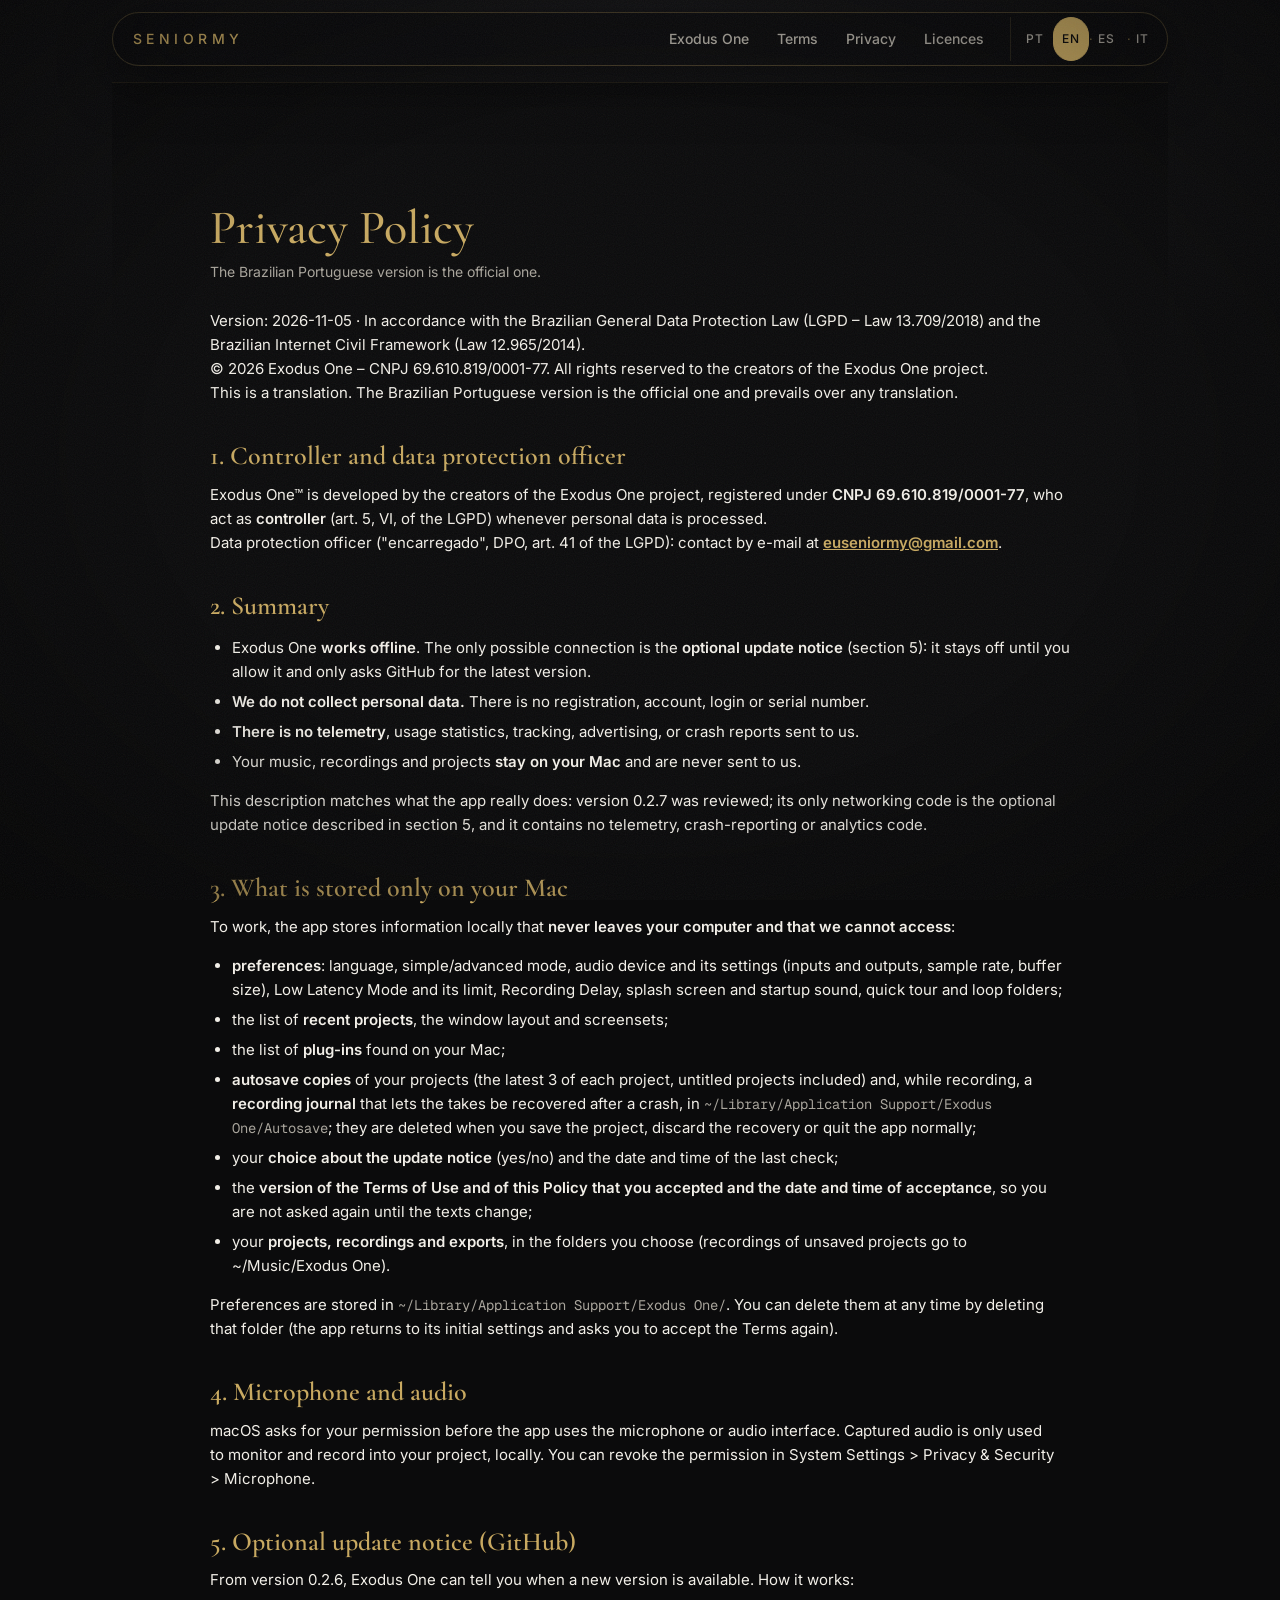
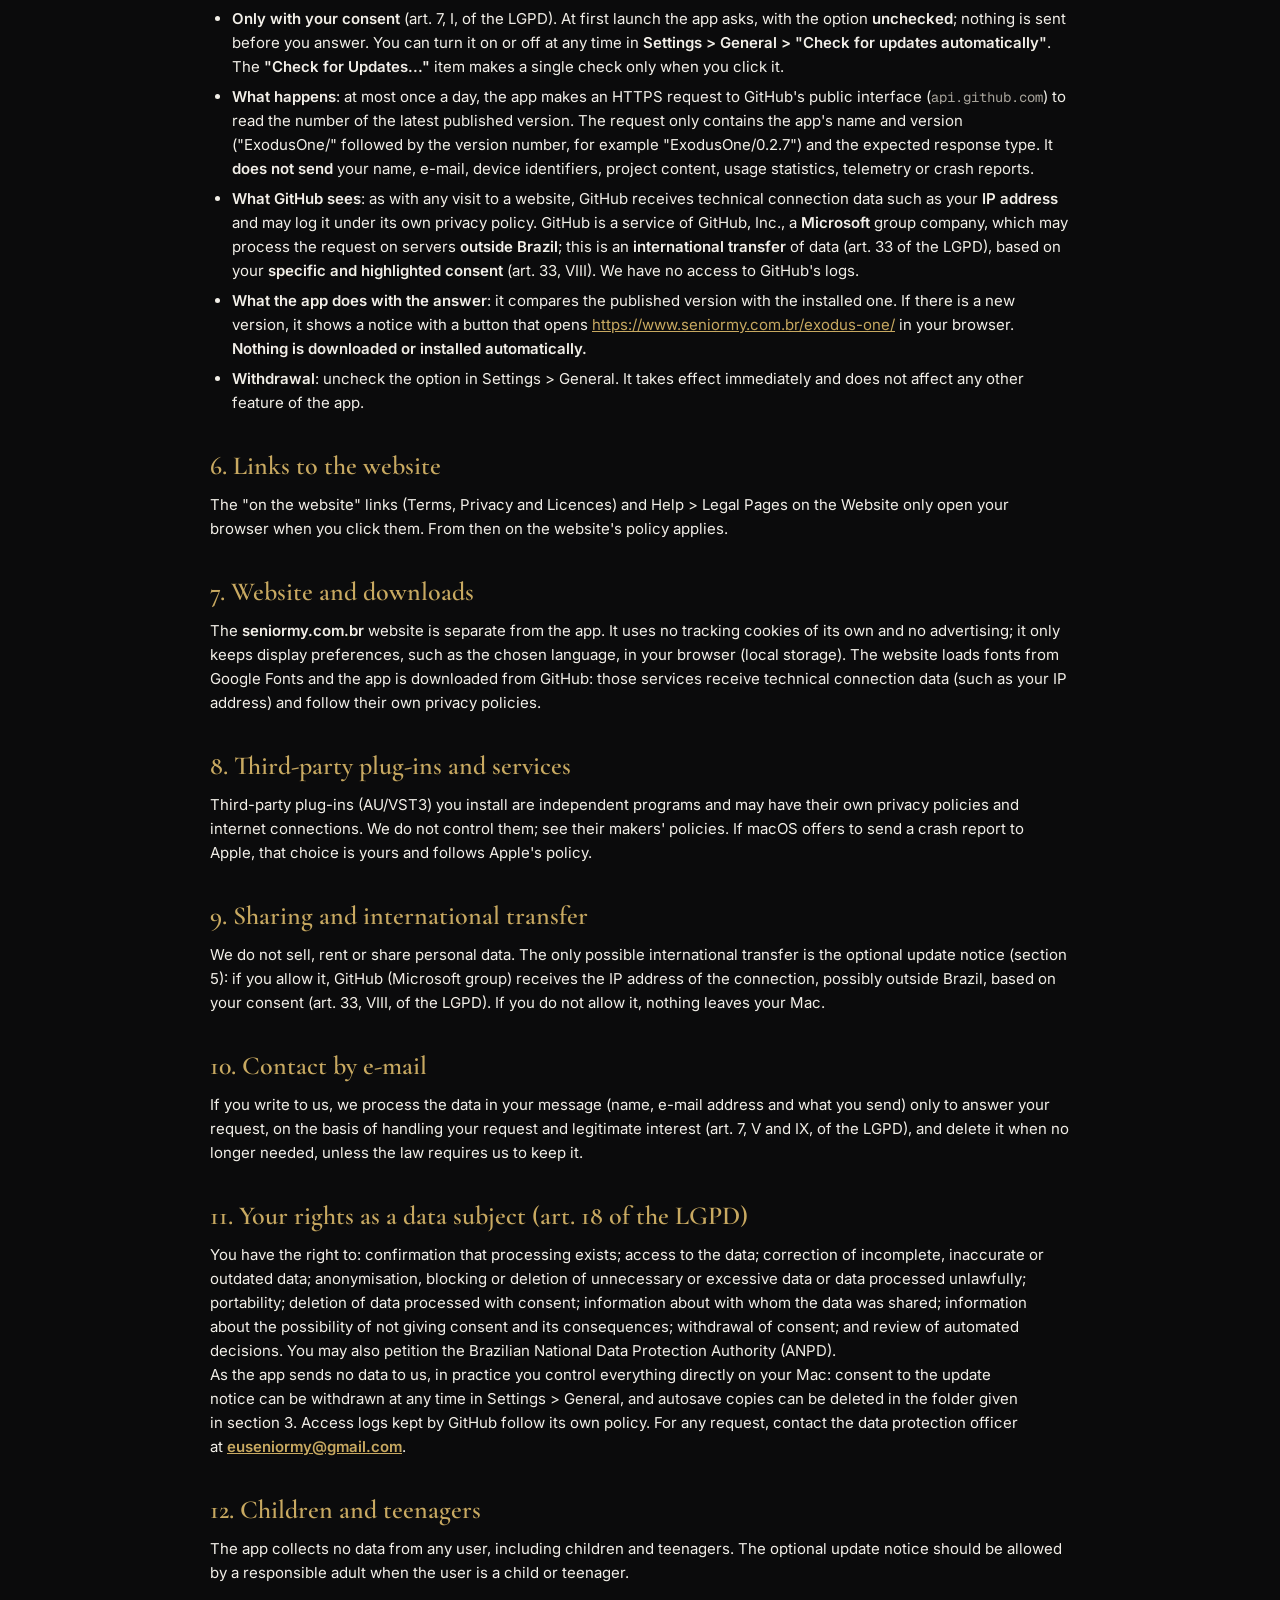
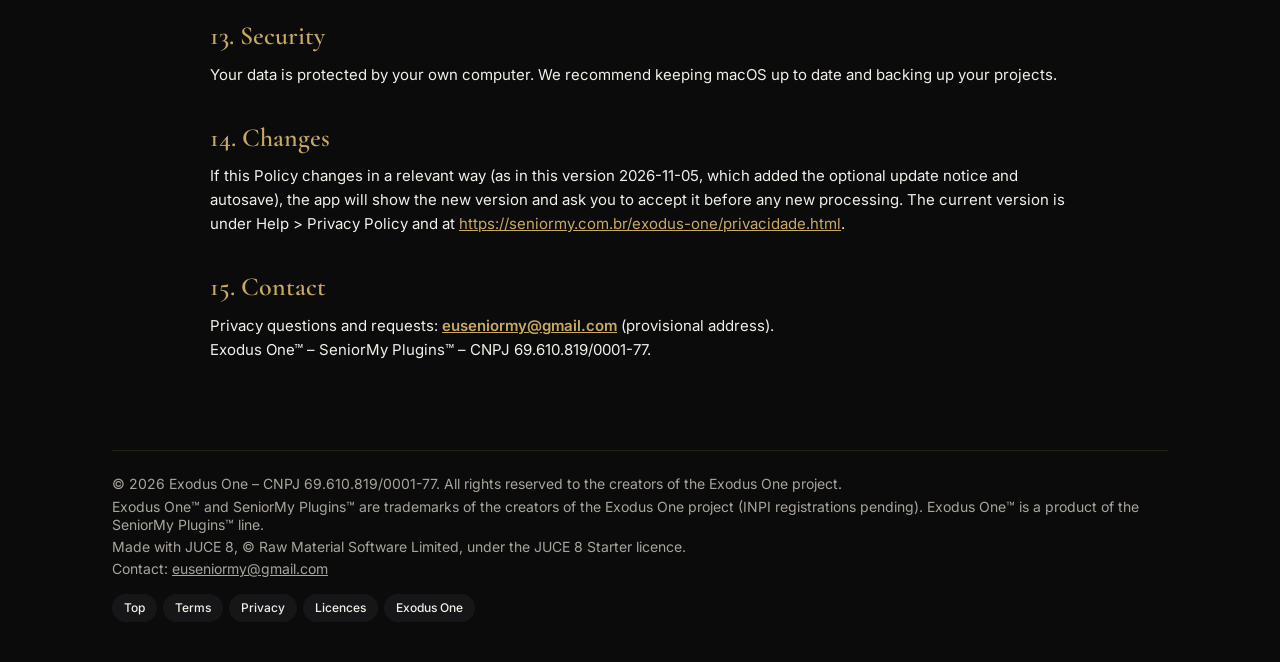
<file: exodus-one/privacidade.html>
<!DOCTYPE html><html lang="pt-BR" data-theme="dark"><head>
<meta name="referrer" content="strict-origin-when-cross-origin">
    <meta charset="utf-8"/>
    <meta name="viewport" content="width=device-width, initial-scale=1, viewport-fit=cover"/>
    <meta name="theme-color" content="#0b0b0c"/>
    <meta name="description" id="x-meta-desc" content="Política de Privacidade do Exodus One: funciona offline, sem coleta de dados; aviso de atualização só com o seu consentimento."/>
    <title>Política de Privacidade · Exodus One™ | SeniorMy</title>
    <link rel="preconnect" href="https://fonts.googleapis.com"/>
    <link rel="preconnect" href="https://fonts.gstatic.com" crossorigin=""/>
    <link rel="stylesheet" href="https://fonts.googleapis.com/css2?family=Cormorant+Garamond:wght@500;600&amp;family=Inter:wght@400;500;600&amp;family=Geist:wght@400;500;600&amp;family=Geist+Mono:wght@400&amp;display=swap"/>
    <style>/* Hark's design tokens and component styles. Each component's rules follow its @component comment. style-gates: data */

/* @component foundations */
:root {
  color-scheme: light dark;

  --text-primary: light-dark(#1d1d1f, #f5f5f7);         /* body text */
  --text-secondary: light-dark(#636366, #a1a1a6);       /* supporting grey text */
  --text-tertiary: light-dark(#1d1d1f4d, #f5f5f74d);    /* hollow dots, faint marks; never body text */
  --text-primary-on: light-dark(#f5f5f7, #1d1d1f);      /* text on --fill-primary */
  --text-secondary-on: light-dark(#aeaeb2, #5c5c60);    /* grey text on --fill-primary */
  --fill-primary: light-dark(#1d1d1f, #f5f5f7);         /* the strong fill: solid chips, the nav, the badge */
  --fill-primary-on: light-dark(#f5f5f7, #1d1d1f);      /* the page background */
  --fill-secondary: light-dark(#1d1d1f80, #f5f5f780);
  --fill-tertiary: light-dark(#e8e8ea, #2a2a2d);        /* the grey card, panel and row tint */
  --fill-segment: light-dark(#3a3a3c, #e2e2e4);         /* the nav's tab track */
  --fill-system-green: #00a665;                         /* status: done, ready */
  --fill-system-orange: #ff4d00;                        /* status: now, current */
  --fill-system-red: light-dark(#da2f35, #f1555b);      /* status: blocked, error */
  --transparent-primary: light-dark(#1d1d1f4d, #f5f5f74d);
  --stroke-primary: light-dark(#1d1d1f24, #f5f5f724);   /* strong hairline */
  --stroke-secondary: light-dark(#1d1d1f12, #f5f5f712); /* faint hairline between rows */
  --stroke-primary-on: light-dark(#f5f5f71a, #1d1d1f1a);
  --stroke-composer: light-dark(#f5f5f780, #1d1d1f80);  /* the callout's glass edge */
  --stroke-system-orange: #ff4d0026;
  --hover-wash: light-dark(#1d1d1f0d, #f5f5f70d);
  --hover-wash-primary-on: light-dark(#f9f9fa26, #1d1d1f14);

  /* The hero is light text over a dark photo in both themes. */
  --hero-surface: #161f39;
  --hero-text: #f5f5f7;
  --hero-text-muted: #f5f5f7cc;
  --hero-scrim-strong: rgb(22 31 57 / 0.78);
  --hero-scrim-soft: rgb(22 31 57 / 0.3);
  --hero-scrim-side: rgb(22 31 57 / 0.45);
  --hero-glass: rgb(22 31 57 / 0.42);
  --hero-glass-faint: rgb(22 31 57 / 0.35);
  --hero-glass-stroke: rgb(245 245 247 / 0.28);

  --mat-regular: light-dark(rgb(255 255 255 / 0.56), rgb(29 29 31 / 0.55));
  --mat-thin: light-dark(rgb(255 255 255 / 0.22), rgb(29 29 31 / 0.4));
  --mat-agent: light-dark(rgb(255 255 255 / 0.84), rgb(29 29 31 / 0.66));
  --mat-inverse: color-mix(in srgb, var(--fill-primary) 86%, transparent);  /* the nav: dark on light, light on dark */
  --hark-blur: blur(50px) saturate(1.6);
  --hark-shadow: 0 8px 40px #1d1d1f1f;

  --sans: "GT Standard", "GT Standard L", "Geist", -apple-system, BlinkMacSystemFont, "Helvetica Neue", sans-serif;
  --lh: 1.3;                                            /* every text style is 130% */
  --weight-light: 300;
  --weight-regular: 400;
  --weight-medium: 500;
  --weight-bold: 600;
  --size-caption: 12px;                                 /* the smallest text allowed */
  --size-meta: 13px;
  --size-small: 14px;
  --size-body: 15px;
  --size-prose: 16px;
  --size-heading: 20px;
  --size-figure: clamp(24px, 3vw, 32px);
  --size-title: clamp(26px, 3vw, 32px);
  --size-display: clamp(34px, 5vw, 48px);
  --size-lede: clamp(16px, 1.7vw, 20px);

  --type-caption: var(--weight-regular) var(--size-caption)/var(--lh) var(--sans);
  --type-tag: var(--weight-medium) var(--size-caption)/var(--lh) var(--sans);
  --type-small: var(--weight-regular) var(--size-small)/var(--lh) var(--sans);
  --type-label: var(--weight-medium) var(--size-small)/var(--lh) var(--sans);
  --type-body: var(--weight-regular) var(--size-body)/var(--lh) var(--sans);
  --type-body-strong: var(--weight-medium) var(--size-body)/var(--lh) var(--sans);
  --type-heading: var(--weight-medium) var(--size-heading)/var(--lh) var(--sans);
  --type-lede: var(--weight-medium) var(--size-lede)/var(--lh) var(--sans);
  --type-figure: var(--weight-regular) var(--size-figure)/var(--lh) var(--sans);
  --type-title: var(--weight-regular) var(--size-title)/var(--lh) var(--sans);
  --type-display: var(--weight-medium) var(--size-display)/var(--lh) var(--sans);
  --type-numeral: var(--weight-regular) 48px/1 var(--sans);

  --r-s: 12px;
  --r-m: 16px;
  --r-l: 24px;
  --r-xl: 32px;
  --r-pill: 100px;

  --ease-out: cubic-bezier(0.23, 1, 0.32, 1);
  --dur-quick: 160ms;
  --dur-draw: 1400ms;

  --page-max: 1120px;
  --gutter: clamp(16px, 3vw, 32px);                     /* the page's side padding */
  --tap: 44px;                                          /* the smallest touch target */
}
:root[data-theme="light"] { color-scheme: light; }
:root[data-theme="dark"] { color-scheme: dark; }

* { box-sizing: border-box; }
html { -webkit-text-size-adjust: 100%; scroll-behavior: smooth; }
@media (prefers-reduced-motion: reduce) { html { scroll-behavior: auto; } }

body {
  margin: 0;
  background: var(--fill-primary-on);
  color: var(--text-primary);
  font: var(--type-body);
  -webkit-font-smoothing: antialiased;
  overflow-x: hidden;
}

img { max-width: 100%; display: block; }
figure { margin-inline: 0; }
a { color: inherit; }
b, strong { font-weight: var(--weight-bold); }
p { margin: 0; text-wrap: pretty; }
h1, h2, h3 { margin: 0; text-wrap: balance; }
small { font-size: max(var(--size-caption), 0.85em); }
.sub { color: var(--text-secondary); }

:focus-visible { outline: 2px solid var(--fill-primary); outline-offset: 3px; border-radius: 6px; }

/* @component page */
.page {
  max-width: var(--page-max);
  margin: 0 auto;
  padding-inline: var(--gutter);
  padding-block: 12px 40px;
  display: grid;
  grid-template-columns: minmax(0, 1fr);
  gap: 16px;
}
.main { display: grid; grid-template-columns: minmax(0, 1fr); gap: 16px; min-width: 0; }

.glass {
  background: var(--mat-inverse);
  -webkit-backdrop-filter: var(--hark-blur);
  backdrop-filter: var(--hark-blur);
  border: 1px solid var(--stroke-primary-on);
}
.nav {
  position: sticky;
  top: calc(env(safe-area-inset-top, 0px) + 12px);
  z-index: 20;
  justify-self: center;
  max-width: 100%;
  display: flex;
  align-items: center;
  gap: 6px;
  padding: 5px;
  border-radius: var(--r-pill);
  box-shadow: var(--hark-shadow);
}
.nav :focus-visible { outline-color: var(--fill-primary-on); }
.seg {
  display: flex;
  min-width: 0;
  overflow-x: auto;
  scrollbar-width: none;
  border-radius: var(--r-pill);
  background: var(--fill-segment);
}
.seg::-webkit-scrollbar { display: none; }
.seg a {
  flex: none;
  padding: 8px 14px;
  border-radius: var(--r-pill);
  font: var(--type-label);
  color: var(--text-secondary-on);
  text-decoration: none;
  white-space: nowrap;
}
.seg a:hover { color: var(--text-primary-on); }
/* The active tab carries its own fill so its text is measured against it. */
.seg a[aria-current="true"] { background: var(--fill-primary-on); color: var(--text-primary); }
.theme-btn {
  flex: none;
  width: 36px; height: 36px;
  display: grid;
  place-items: center;
  border: 0;
  border-radius: 50%;
  background: var(--hover-wash-primary-on);
  color: var(--text-primary-on);
  cursor: pointer;
}
.theme-btn:hover { box-shadow: inset 0 0 0 100px var(--hover-wash-primary-on); }
.theme-btn::before { content: ""; width: 14px; height: 14px; border-radius: 50%; box-shadow: inset 0 0 0 1.5px currentColor; background: linear-gradient(to right, light-dark(currentColor, transparent) 50%, light-dark(transparent, currentColor) 50%); }
@media (max-width: 599px) {
  .seg a { display: flex; align-items: center; min-height: var(--tap); }
  .theme-btn { width: var(--tap); height: var(--tap); }
}

/* @component footer */
.foot {
  display: flex;
  flex-wrap: wrap;
  align-items: center;
  justify-content: space-between;
  gap: 16px 24px;
  padding-top: 24px;
  border-top: 1px solid var(--stroke-secondary);
  font-size: var(--size-small);
  color: var(--text-secondary);
}
.foot strong { color: var(--text-primary); }
.foot nav { display: flex; flex-wrap: wrap; gap: 6px; }
.foot nav a {
  padding: 6px 12px;
  border-radius: var(--r-pill);
  background: var(--fill-tertiary);
  color: var(--text-primary);
  font: var(--type-tag);
  text-decoration: none;
}
.foot nav a:hover { box-shadow: inset 0 0 0 100px var(--hover-wash); }
.badge {
  display: inline-flex;
  align-items: center;
  gap: 10px;
  padding: 12px 16px;
  border-radius: var(--r-xl);
  background: var(--fill-primary);
  color: var(--text-primary-on);
  box-shadow: var(--hark-shadow);
  font: var(--weight-medium) var(--size-body)/1.1 var(--sans);
  text-decoration: none;
}
.badge:hover { box-shadow: var(--hark-shadow), inset 0 0 0 100px var(--hover-wash-primary-on); }
.hark-mark { display: inline-grid; place-items: center; }
.hark-mark svg { display: block; }
@media (max-width: 599px) {
  .foot nav a { display: inline-flex; align-items: center; min-height: var(--tap); min-width: var(--tap); }
  .badge { min-height: var(--tap); }
}

/* @component chip */
.chip {
  display: inline-flex;
  align-items: center;
  gap: 6px;
  padding: 4px 10px 4px 8px;
  border-radius: var(--r-pill);
  font: var(--type-tag);
  max-width: 100%;
  background: var(--fill-tertiary);
  color: var(--text-secondary);
  vertical-align: middle;
}
.chip::before {
  content: "";
  width: 7px; height: 7px;
  border-radius: 50%;
  flex: none;
  box-shadow: inset 0 0 0 1.5px var(--text-tertiary);
}
.chip--solid { background: var(--fill-primary); color: var(--text-primary-on); }
.chip--solid::before { background: var(--fill-system-green); box-shadow: none; }
td .chip { white-space: nowrap; }
/* @component dot */
.dot {
  display: inline-flex;
  align-items: center;
  gap: 6px;
  margin-top: 4px;
  font: var(--type-tag);
  color: var(--text-primary);
}
.dot::before { content: ""; width: 7px; height: 7px; border-radius: 50%; background: var(--fill-system-green); }
tbody th .dot { display: flex; width: fit-content; }
/* @component pill */
.pill {
  display: inline-block;
  padding: 1px 8px;
  border-radius: var(--r-pill);
  background: var(--fill-tertiary);
  color: var(--text-secondary);
  font: var(--type-tag);
  white-space: normal;
  vertical-align: 1px;
}
/* @component button, link and links */
.btn {
  display: inline-flex;
  align-items: center;
  gap: 6px;
  min-height: 30px;
  padding: 5px 12px;
  border-radius: var(--r-s);
  background: var(--fill-primary-on);
  color: var(--text-primary);
  border: 1px solid var(--stroke-primary);
  font: var(--type-tag);
  text-decoration: none;
  max-width: 100%;
  transition: box-shadow var(--dur-quick) ease;
}
.btn:hover { box-shadow: inset 0 0 0 100px var(--hover-wash); }
.btn[target="_blank"]::after { content: "\2197"; font-size: 11px; color: var(--text-secondary); }
.link {
  color: var(--text-primary);
  text-decoration: underline;
  text-decoration-color: var(--stroke-primary);
  text-underline-offset: 3px;
  max-width: 100%;
  overflow-wrap: anywhere;
}
.link:hover { text-decoration-color: currentColor; }
.links { display: flex; flex-wrap: wrap; gap: 8px; }
@media (pointer: coarse), (max-width: 599px) { .btn { min-height: var(--tap); padding-inline: 14px; } }
@media (max-width: 599px) {
  .link { display: inline-flex; align-items: center; min-width: var(--tap); min-height: var(--tap); margin: -13px 0; vertical-align: middle; }
}
/* @component text and fineprint */
.prose { display: grid; gap: 12px; max-width: 68ch; font-size: var(--size-prose); }
.fineprint { font-size: var(--size-small); color: var(--text-secondary); max-width: 70ch; }
/* @component hero */
.hero {
  position: relative;
  min-height: clamp(460px, 64vh, 660px);
  border-radius: var(--r-xl);
  overflow: hidden;
  display: flex;
  align-items: flex-end;
  color: var(--hero-text);
  isolation: isolate;
  box-shadow: var(--hark-shadow);
  background: var(--hero-surface);
}
/* Without a photo the hero is as tall as its copy, so the callout sits beside the copy instead of over it. */
.hero:not(:has(.hero__img)) { min-height: 0; background: var(--hero-surface) center / cover no-repeat; }
.hero:not(:has(.hero__img))::after { background: linear-gradient(to right, var(--hero-scrim-side) 0%, transparent 60%); }
@media (min-width: 761px) {
  .hero:not(:has(.hero__img)) > .callout { position: static; flex: none; align-self: flex-start; margin: clamp(16px, 2.4vw, 24px) clamp(16px, 2.4vw, 24px) clamp(16px, 2.4vw, 24px) auto; }
}
.hero__img {
  position: absolute;
  inset: 0;
  width: 100%;
  height: 100%;
  object-fit: cover;
  object-position: 40% 60%;
  z-index: -2;
}
.hero::after {
  content: "";
  position: absolute;
  inset: 0;
  z-index: -1;
  background:
    linear-gradient(to top, var(--hero-scrim-strong) 0%, var(--hero-scrim-soft) 42%, transparent 66%),
    linear-gradient(to right, var(--hero-scrim-side) 0%, transparent 60%);
}
.hero__copy {
  display: grid;
  gap: 14px;
  max-width: 40rem;
  padding: clamp(24px, 4vw, 48px);
  padding-bottom: clamp(28px, 3.4vw, 44px);
}
.hero__eyebrow {
  justify-self: start;
  padding: 6px 12px;
  border-radius: var(--r-pill);
  background: var(--hero-glass);
  border: 1px solid var(--hero-glass-stroke);
  -webkit-backdrop-filter: var(--hark-blur);
  backdrop-filter: var(--hark-blur);
  font: var(--type-label);
}
.hero h1 { font: var(--type-display); letter-spacing: 0; }
.hero h1 em { font-style: normal; }
.hero__sub { font: var(--type-lede); max-width: 34ch; }
.hero__meta { font-size: var(--size-small); color: var(--hero-text-muted); }
.hero__credit {
  position: absolute;
  right: clamp(20px, 3vw, 32px);
  bottom: 16px;
  padding: 4px 10px;
  border-radius: var(--r-pill);
  background: var(--hero-glass-faint);
  -webkit-backdrop-filter: var(--hark-blur);
  backdrop-filter: var(--hark-blur);
  font: var(--type-caption);
  color: var(--hero-text-muted);
}
.hero > .callout {
  position: absolute;
  top: clamp(16px, 2.4vw, 24px);
  right: clamp(16px, 2.4vw, 24px);
  width: min(320px, calc(100% - 32px));
}
@media (max-width: 760px) {
  .hero { flex-direction: column; justify-content: flex-end; align-items: stretch; min-height: 0; }
  .hero__img { object-position: 22% 50%; }
  .hero__copy { padding-top: 260px; padding-bottom: 28px; }
  .hero:not(:has(.hero__img)) .hero__copy { padding-top: clamp(24px, 4vw, 48px); }
  .hero__credit { top: 16px; right: 16px; bottom: auto; }
  .hero > .callout { position: static; width: auto; margin: 0 12px 12px; }
}
/* @component callout */
.callout {
  max-width: 420px;
  display: grid;
  gap: 10px;
  padding: 16px 18px 18px;
  border-radius: var(--r-l);
  background: var(--mat-agent);
  -webkit-backdrop-filter: var(--hark-blur);
  backdrop-filter: var(--hark-blur);
  border: 1px solid var(--stroke-composer);
  box-shadow: var(--hark-shadow);
  color: var(--text-primary);
  font-size: var(--size-small);
}
.callout__head { display: flex; align-items: center; gap: 8px; color: var(--text-secondary); font-weight: var(--weight-medium); }
.callout__head svg { color: var(--text-primary); }
.callout__lead { font-size: var(--size-body); }
.callout .fineprint { font-size: var(--size-caption); }
.callout .btn { justify-self: start; }
/* @component stats */
.stats { display: grid; grid-auto-flow: column; grid-auto-columns: minmax(0, 1fr); padding-top: 8px; }
.stat {
  display: grid;
  grid-template-rows: 1fr auto;
  gap: 4px;
  padding: 12px 24px;
  border-left: 1px solid var(--stroke-secondary);
}
.stat:first-child { border-left: 0; padding-left: 0; }
.stat__fig { font: var(--type-figure); font-variant-numeric: tabular-nums; }
.stat__label { font-size: var(--size-small); color: var(--text-secondary); }
@media (max-width: 760px) {
  .stats { grid-auto-flow: row; grid-template-columns: auto minmax(0, 1fr); column-gap: 12px; padding-top: 0; }
  .stat { grid-column: 1 / -1; grid-template-columns: subgrid; align-items: baseline; gap: 12px; padding: 14px 0; border-left: 0; border-top: 1px solid var(--stroke-secondary); }
  .stat:first-child { border-top: 0; }
}
/* @component section */
.section {
  padding-block: clamp(40px, 6vw, 72px) clamp(16px, 2vw, 24px);
  border-top: 1px solid var(--stroke-secondary);
  scroll-margin-top: calc(env(safe-area-inset-top, 0px) + 72px); /* Clears the sticky .nav: its top offset plus its tallest height, 56px. */
  min-width: 0;
}
.section > * + * { margin-top: clamp(20px, 2.4vw, 28px); }
.section > .head + * { margin-top: 0; }
.head {
  display: grid;
  grid-template-columns: minmax(0, 1.65fr) minmax(0, 1fr);
  gap: 10px 40px;
  align-items: end;
  margin-bottom: clamp(24px, 3vw, 36px);
}
.head__eyebrow { grid-column: 1 / -1; font: var(--type-label); color: var(--text-secondary); }
.head h2 { font: var(--type-title); }
.head__sub { justify-self: end; font-size: var(--size-body); color: var(--text-secondary); max-width: 44ch; text-align: right; }
@media (max-width: 900px) { .head { grid-template-columns: 1fr; } .head__sub { justify-self: start; text-align: left; } }
/* @component table */
.table-wrap { margin-inline: -12px; padding-inline: 12px; overflow-x: auto; }
table { width: 100%; border-collapse: collapse; font: var(--type-small); font-variant-numeric: tabular-nums; }
caption { text-align: left; font: var(--type-caption); color: var(--text-secondary); padding: 0 0 10px; }
th, td { text-align: left; vertical-align: top; padding: 12px; border-bottom: 1px solid var(--stroke-secondary); }
th:first-child, td:first-child { padding-left: 0; }
th:last-child, td:last-child { padding-right: 0; }
thead th {
  font: var(--type-tag);
  color: var(--text-secondary);
  border-bottom-color: var(--stroke-primary);
  padding-top: 0;
  padding-bottom: 8px;
  white-space: nowrap;
}
tbody th { font-weight: var(--weight-bold); }
tbody tr:last-child > * { border-bottom: 0; }
.rowhead { white-space: nowrap; }
td small, th small { display: block; font: var(--type-caption); color: var(--text-secondary); margin-top: 2px; }
td.num { font-weight: var(--weight-bold); white-space: nowrap; }
td.num small { white-space: normal; }
.muted { color: var(--text-secondary); }
tr.is-highlight > * { background: var(--fill-tertiary); }
tr.is-highlight > :first-child { box-shadow: -12px 0 var(--fill-tertiary); }
tr.is-highlight > :last-child { box-shadow: 12px 0 var(--fill-tertiary); }
.after-table { margin-top: 20px; padding-inline: 12px; }
@media (max-width: 599px) {
  .table-wrap table, .table-wrap tbody, .table-wrap tr, .table-wrap th, .table-wrap td { display: block; }
  .table-wrap thead { display: none; }
  .table-wrap caption { display: block; text-align: left; }
  .table-wrap tbody tr { padding: 12px 0; border-bottom: 1px solid var(--stroke-secondary); }
  .table-wrap tbody tr.is-highlight { margin-inline: -12px; padding-inline: 12px; background: var(--fill-tertiary); }
  .table-wrap tbody tr.is-highlight > * { background: none; box-shadow: none; }
  .table-wrap tbody tr > * { border-bottom: 0; padding: 2px 0; }
  .table-wrap tbody td.is-empty { display: none; }
  .table-wrap tbody td[data-label] { display: grid; grid-template-columns: minmax(0, 8em) minmax(0, 1fr); column-gap: 12px; }
  .table-wrap tbody td[data-label]::before { content: attr(data-label) " "; color: var(--text-secondary); font-size: var(--size-caption); }
  .rowhead { white-space: normal; }
}
/* @component compare */
.compare { margin-inline: -12px; overflow-x: auto; scroll-snap-type: x mandatory; }
.compare table { table-layout: fixed; min-width: calc(var(--compare-cols, 3) * 200px); }
.compare th, .compare td { scroll-snap-align: start; padding-inline: 12px; }
.compare thead th { font: var(--type-body-strong); color: var(--text-primary); white-space: normal; padding-top: 0; padding-bottom: 14px; border-bottom-color: var(--stroke-secondary); }
/* On light tiles a white product backdrop blends into the grey. */
.compare__media { position: relative; display: grid; grid-template: minmax(0, 1fr) / minmax(0, 1fr); place-items: center; width: 100%; aspect-ratio: 4 / 3; max-height: 240px; margin: 0 0 12px; padding: 16px; border-radius: var(--r-m); background: var(--fill-tertiary); }
.compare__media img { max-width: 100%; max-height: 100%; mix-blend-mode: multiply; }
.compare thead th > .chip { display: flex; width: fit-content; margin-top: 8px; }
.compare:has(.compare__media) thead th:not(:has(.compare__media))::before { content: ""; display: block; width: 100%; aspect-ratio: 4 / 3; max-height: 240px; margin-bottom: 12px; border-radius: var(--r-m); background: var(--fill-tertiary); }
:root[data-theme="dark"] .compare__media img { mix-blend-mode: normal; border-radius: var(--r-s); }
@media (prefers-color-scheme: dark) { :root:not([data-theme="light"]) .compare__media img { mix-blend-mode: normal; border-radius: var(--r-s); } }
/* The header column shrinks to nothing on screen but stays in the table, so screen readers keep each value's row header. */
.js .compare tbody th[scope="row"], .js .compare thead td:first-child { width: 0; padding: 0; border: 0; overflow: hidden; clip-path: inset(50%); white-space: nowrap; }
.js .compare td[data-label]::before { content: attr(data-label); content: attr(data-label) / ""; display: block; margin-bottom: 4px; font: var(--type-caption); color: var(--text-secondary); }
@media (max-width: 599px) { .compare table { min-width: calc(var(--compare-cols, 3) * 68vw); } }
/* @component steps */
.step {
  display: grid;
  grid-template-columns: 112px minmax(0, 1fr) minmax(220px, 0.78fr);
  gap: 16px 28px;
  padding: 28px 0;
  border-bottom: 1px solid var(--stroke-secondary);
}
.step > * { min-width: 0; }
.steps > .step:last-child { border-bottom: 0; }
.step p + p { margin-top: 8px; }
.step__num { font: var(--type-numeral); color: var(--text-primary); font-variant-numeric: tabular-nums; }
.step__eyebrow { margin-top: 8px; font: var(--type-label); color: var(--text-secondary); }
.step h3 { font: var(--type-heading); margin-bottom: 12px; }
.step__pills { list-style: none; margin: 0 0 14px; padding: 0; display: flex; flex-wrap: wrap; gap: 6px; }
.step__pills li {
  padding: 4px 10px;
  border-radius: var(--r-pill);
  border: 1px solid var(--stroke-primary);
  font-size: var(--size-meta);
  color: var(--text-secondary);
  max-width: 100%;
}
.step__pills b { color: var(--text-primary); font-weight: var(--weight-bold); }
.step__panel {
  align-self: start;
  margin: 0;
  padding: 16px 18px;
  border-radius: var(--r-m);
  background: var(--fill-tertiary);
  font-size: var(--size-small);
}
.step__panel dt { font-size: var(--size-caption); color: var(--text-secondary); margin-bottom: 2px; }
.step__panel dd { margin: 0 0 12px; }
.step__panel dd:last-child { margin-bottom: 0; }
.step__panel .fineprint { display: block; margin-top: 6px; font-size: var(--size-caption); }
.step__panel .btn { margin-top: 8px; }
.step__figure { grid-column: 2 / span 2; margin: 0; }
.step__figure img { width: 100%; height: clamp(200px, 26vw, 320px); object-fit: cover; border-radius: var(--r-m); }
.step__figure figcaption { font-size: var(--size-caption); color: var(--text-secondary); padding-top: 10px; }
@media (min-width: 901px) {
  .step:not(:has(> .step__panel)) { grid-template-columns: 112px minmax(0, 1fr); }
  .step:not(:has(> .step__panel)) > .step__figure { grid-column: 2; }
}
@media (max-width: 900px) {
  .step { grid-template-columns: minmax(0, 1fr); gap: 14px; }
  .step__figure { grid-column: 1; }
  .step__intro { display: flex; align-items: baseline; gap: 14px; }
  .step__num { font-size: 40px; }
  .step__eyebrow { margin-top: 0; }
}
/* @component checklist */
.checklist { display: grid; grid-template-columns: minmax(0, 1.4fr) auto minmax(0, 1fr); column-gap: 20px; list-style: none; margin: 0; padding: 0; }
.checklist:not(:has(.checklist__note)) { grid-template-columns: minmax(0, 1fr) auto; }
.checklist > li {
  display: grid;
  grid-column: 1 / -1;
  grid-template-columns: subgrid;
  row-gap: 8px;
  align-items: center;
  padding: 14px 0;
  border-bottom: 1px solid var(--stroke-secondary);
}
.checklist > li:last-child { border-bottom: 0; }
.checklist__item { grid-column: 1; font-weight: var(--weight-bold); }
.checklist > li > .chip { grid-column: 2; justify-self: start; }
.checklist:not(:has(.checklist__note)) > li > .chip { justify-self: end; }
.checklist__item small { display: block; font-weight: var(--weight-regular); font-size: var(--size-caption); color: var(--text-secondary); margin-top: 2px; }
.checklist__note { grid-column: 3; font-size: var(--size-small); color: var(--text-secondary); }
.checklist > li.is-done .checklist__item { text-decoration: line-through; text-decoration-color: var(--text-tertiary); }
@media (max-width: 760px) {
  .checklist { grid-template-columns: minmax(0, 1fr) auto; }
  .checklist > li > .chip { justify-self: end; }
  .checklist__note { grid-column: 1 / -1; }
}
/* @component breakdown */
.breakdown { max-width: 720px; }
@media (min-width: 901px) { .section > .breakdown, .section > .aside { max-width: calc((100% - 40px) * 1.65 / 2.65); } }
.breakdown dl { margin: 0; }
.breakdown .row {
  display: flex;
  align-items: baseline;
  justify-content: space-between;
  gap: 16px;
  padding: 14px 0;
  border-bottom: 1px solid var(--stroke-secondary);
}
.breakdown dt { font-size: var(--size-body); }
.breakdown dt small { display: block; color: var(--text-secondary); font-size: var(--size-meta); margin-top: 2px; }
.breakdown dd { margin: 0; font-weight: var(--weight-bold); font-size: var(--size-body); white-space: nowrap; font-variant-numeric: tabular-nums; }
.breakdown .row--total {
  margin-top: -1px;
  padding: 18px 0 0;
  border-top: 1px solid var(--stroke-primary);
  border-bottom: 0;
  flex-wrap: wrap;
  align-items: baseline;
}
.breakdown .row--total dt { font: var(--type-body-strong); }
.breakdown .row--total dd { font: var(--type-figure); white-space: normal; }
.breakdown .fineprint { margin-top: 16px; }
/* @component pair */
.pair { display: grid; grid-template-columns: repeat(2, minmax(0, 1fr)); gap: clamp(20px, 3vw, 40px); align-items: start; }
.pair:has(> :is(.callout, .aside):last-child) { grid-template-columns: minmax(0, 1.65fr) minmax(0, 1fr); column-gap: 40px; }
.pair > .callout { max-width: none; }
@media (max-width: 760px) { .pair, .pair:has(> :is(.callout, .aside):last-child) { grid-template-columns: minmax(0, 1fr); } }
/* @component timeline */
.timeline { display: grid; grid-template-columns: 210px minmax(0, 1fr) auto; column-gap: 28px; list-style: none; margin-inline: 0; margin-bottom: 0; padding: 0; }
.timeline > li {
  display: grid;
  grid-column: 1 / -1;
  grid-template-columns: subgrid;
  row-gap: 8px;
  align-items: start;
  padding: 18px 0;
  border-bottom: 1px solid var(--stroke-secondary);
}
.timeline > li:first-child { padding-top: 0; }
.timeline > li:last-child { border-bottom: 0; padding-bottom: 0; }
.timeline__when { display: flex; align-items: baseline; gap: 12px; font-weight: var(--weight-bold); }
.timeline__when::before {
  content: "";
  width: 8px; height: 8px;
  flex: none;
  border-radius: 50%;
  box-shadow: inset 0 0 0 1.5px var(--text-tertiary);
  transform: translateY(-1px);
}
.timeline > li.is-current .timeline__when::before { background: var(--fill-system-orange); box-shadow: 0 0 0 4px var(--stroke-system-orange); }
.timeline > li > p:has(> .chip:only-child) { justify-self: end; }
.timeline__what ul { margin: 0; padding-left: 18px; }
.timeline__what li { margin-bottom: 4px; }
.timeline__what li:last-child { margin-bottom: 0; }
.timeline__what p + p { margin-top: 6px; }
@media (max-width: 900px) {
  .timeline { grid-template-columns: minmax(0, 1fr); }
  .timeline > li > p:has(> .chip:only-child) { justify-self: start; }
  .timeline__what, .timeline > li > p:last-child { padding-left: 20px; }
}
/* @component cards */
.cards { display: grid; grid-template-columns: repeat(auto-fit, minmax(min(100%, 260px), 1fr)); gap: 16px; }
.cards:has(> :nth-child(4):last-child) { grid-template-columns: repeat(2, minmax(0, 1fr)); }
.cards > div { padding: 22px 24px; border-radius: var(--r-m); background: var(--fill-tertiary); }
.cards h3 { font: var(--type-heading); margin-bottom: 10px; }
.cards ul { margin: 0; padding: 0; list-style: none; }
.cards li { padding: 10px 0; border-bottom: 1px solid var(--stroke-secondary); }
.cards li:last-child { border-bottom: 0; padding-bottom: 0; }
.cards__media { display: grid; grid-template: minmax(0, 1fr) / minmax(0, 1fr); place-items: center; aspect-ratio: 4 / 3; max-height: 220px; margin: 0 0 14px; padding: 12px; border-radius: var(--r-s); background: var(--fill-primary-on); }
.cards__media img { max-width: 100%; max-height: 100%; mix-blend-mode: multiply; }
:root[data-theme="dark"] .cards__media img { mix-blend-mode: normal; }
@media (prefers-color-scheme: dark) { :root:not([data-theme="light"]) .cards__media img { mix-blend-mode: normal; } }
.cards .quote { font: var(--type-heading); margin-bottom: 8px; text-wrap: balance; }
@media (max-width: 900px) { .cards { grid-template-columns: 1fr; } }
@media (max-width: 760px) { .cards:has(> :nth-child(4):last-child) { grid-template-columns: minmax(0, 1fr); } }
/* @component aside */
.aside {
  max-width: 62ch;
  padding: 20px 22px;
  border: 1.5px dashed var(--stroke-primary);
  border-radius: var(--r-m);
}
.aside h3 { font: var(--type-heading); margin-bottom: 6px; }
/* @component chart */
.chart { margin-bottom: 8px; padding: 20px 20px 12px; border-radius: var(--r-m); background: var(--fill-tertiary); overflow-x: auto; }
.chart__cap { font-size: var(--size-caption); color: var(--text-secondary); margin-bottom: 12px; }
.chart svg { width: 100%; height: auto; display: block; }
.pf-grid { stroke: var(--stroke-primary); stroke-width: 1; }
.pf-line { stroke: var(--fill-primary); stroke-width: 2.4; fill: none; stroke-linejoin: round; stroke-linecap: round; }
.pf-fill { fill: var(--fill-primary); opacity: 0.07; }
.pf-dot { fill: var(--fill-primary-on); stroke: var(--fill-primary); stroke-width: 2; }
.pf-alt { fill: var(--text-primary); font: var(--weight-bold) var(--size-body) var(--sans); text-anchor: middle; }
.pf-name { fill: var(--text-secondary); font: var(--weight-medium) var(--size-meta) var(--sans); text-anchor: middle; }
.pf-num { fill: var(--text-tertiary); font: var(--weight-medium) var(--size-meta) var(--sans); text-anchor: middle; }
.pf-axis { fill: var(--text-secondary); font: var(--weight-regular) var(--size-caption) var(--sans); }
.js .chart:not(.is-in) .pf-line { stroke-dasharray: 1400; stroke-dashoffset: 1400; }
.js .chart.is-in .pf-line { stroke-dasharray: 1400; stroke-dashoffset: 0; transition: stroke-dashoffset var(--dur-draw) var(--ease-out) 120ms; }
@media (prefers-reduced-motion: reduce) { .js .chart .pf-line { stroke-dasharray: none; stroke-dashoffset: 0; transition: none; } }
/* @component figure */
.band { margin-inline: 0; margin-bottom: 0; }
.band img { width: 100%; height: clamp(240px, 40vw, 520px); object-fit: cover; border-radius: var(--r-xl); }
.band figcaption { font-size: var(--size-caption); color: var(--text-secondary); padding: 10px 4px 0; }
.is-portrait img { width: auto; max-width: 100%; height: clamp(320px, 48vw, 560px); }
</style>
    <style>.hero:not(:has(.hero__img)) { background-image: url("[data-uri]"); }
</style>
    <style>
      /* SeniorMy palette: a dark, matte-gold take on the Hark tokens. */
      :root,
      :root[data-theme="light"],
      :root[data-theme="dark"] {
        color-scheme: dark;
        --x-gold: #c8a961;
        --x-gold-2: #b8975a;
        --x-gold-line: rgb(200 169 97 / 0.28);
        --x-gold-faint: rgb(200 169 97 / 0.14);
        --x-violet: #7b5cd6;
        --x-bg-2: #141416;
        --x-serif: "Cormorant Garamond", "Playfair Display", Georgia, "Times New Roman", serif;

        --text-primary: #f2efe8;
        --text-secondary: #a9a59c;
        --text-tertiary: rgb(200 169 97 / 0.55);
        --text-primary-on: #0b0b0c;
        --text-secondary-on: #3a362c;
        --fill-primary: #c8a961;
        --fill-primary-on: #0b0b0c;
        --fill-tertiary: #161618;
        --stroke-primary: var(--x-gold-line);
        --stroke-secondary: var(--x-gold-faint);
        --hover-wash: rgb(200 169 97 / 0.08);
        --hero-surface: #0b0b0c;
        --hero-text: #f2efe8;
        --hero-text-muted: #f2efe8cc;
        --hero-scrim-strong: rgb(11 11 12 / 0.88);
        --hero-scrim-soft: rgb(11 11 12 / 0.45);
        --hero-scrim-side: rgb(11 11 12 / 0.6);
        --hero-glass: rgb(11 11 12 / 0.5);
        --hero-glass-stroke: var(--x-gold-line);
        --hark-shadow: 0 18px 50px rgb(0 0 0 / 0.55);
        --sans: "Inter", -apple-system, BlinkMacSystemFont, "Segoe UI", "Helvetica Neue", sans-serif;
        --type-display: var(--weight-medium) clamp(38px, 6.2vw, 68px) / 1.06 var(--x-serif);
        --type-title: var(--weight-medium) clamp(32px, 4.4vw, 48px) / 1.08 var(--x-serif);
        --type-heading: var(--weight-bold) 26px / 1.15 var(--x-serif);
        --type-lede: var(--weight-regular) var(--size-lede) / 1.45 var(--sans);
      }
      ::selection { background: var(--x-gold); color: var(--fill-primary-on); }
      html { background-color: var(--fill-primary-on); }
      body {
        background-color: var(--fill-primary-on);
        background-image: radial-gradient(120% 80% at 50% 0%, var(--x-bg-2) 0%, var(--fill-primary-on) 60%);
        background-attachment: fixed;
      }
      .main > .section { background-color: var(--fill-primary-on); }
      body::before {
        content: "";
        position: fixed;
        inset: 0;
        z-index: 100;
        pointer-events: none;
        opacity: 0.06;
        background-image: url("data:image/svg+xml,%3Csvg xmlns='http://www.w3.org/2000/svg' width='160' height='160'%3E%3Cfilter id='n'%3E%3CfeTurbulence type='fractalNoise' baseFrequency='.9' numOctaves='2' stitchTiles='stitch'/%3E%3C/filter%3E%3Crect width='100%25' height='100%25' filter='url(%23n)'/%3E%3C/svg%3E");
      }
      body::after {
        content: "";
        position: fixed;
        inset: 0;
        z-index: 99;
        pointer-events: none;
        background: radial-gradient(ellipse at center, transparent 55%, rgb(0 0 0 / 0.45) 100%);
      }

      /* Nav */
      .x-nav {
        position: sticky;
        top: calc(env(safe-area-inset-top, 0px) + 10px);
        z-index: 20;
        display: flex;
        align-items: center;
        justify-content: space-between;
        gap: 12px;
        padding: 4px 6px 4px 20px;
        border: 1px solid var(--x-gold-line);
        border-radius: var(--r-pill);
        background: rgb(11 11 12 / 0.72);
        -webkit-backdrop-filter: var(--hark-blur);
        backdrop-filter: var(--hark-blur);
        box-shadow: var(--hark-shadow);
      }
      .x-mark {
        flex: none;
        display: inline-flex;
        align-items: center;
        min-height: var(--tap);
        color: var(--x-gold);
        text-decoration: none;
        font: var(--weight-medium) var(--size-small) / 1 var(--sans);
        letter-spacing: 0.32em;
        text-transform: uppercase;
      }
      .x-nav__links { display: flex; min-width: 0; overflow-x: auto; scrollbar-width: none; }
      .x-nav__links::-webkit-scrollbar { display: none; }
      .x-nav__links a {
        flex: none;
        display: flex;
        align-items: center;
        min-height: var(--tap);
        padding: 0 14px;
        border-radius: var(--r-pill);
        color: var(--text-secondary);
        text-decoration: none;
        font: var(--type-label);
        transition: color var(--dur-quick) ease;
      }
      .x-nav__links a:hover { color: var(--x-gold); }
      .x-nav__links { margin-left: auto; }
      .x-lang { flex: none; display: flex; align-items: center; padding-left: 6px; border-left: 1px solid var(--x-gold-faint); }
      .x-lang button {
        appearance: none;
        -webkit-appearance: none;
        display: flex;
        align-items: center;
        justify-content: center;
        min-width: 36px;
        min-height: var(--tap);
        padding: 0 6px;
        border: 1px solid transparent;
        border-radius: var(--r-pill);
        background: none;
        color: var(--text-secondary);
        font: var(--weight-medium) var(--size-caption) / 1 var(--sans);
        letter-spacing: 0.12em;
        cursor: pointer;
        touch-action: manipulation;
        -webkit-tap-highlight-color: transparent;
        transition: color var(--dur-quick) ease, border-color var(--dur-quick) ease;
      }
      .x-lang button + button::before { content: "·"; position: relative; left: -9px; width: 0; color: var(--text-tertiary); pointer-events: none; }
      .x-lang button:hover { color: var(--x-gold); }
      .x-lang button[aria-pressed="true"] { color: var(--fill-primary-on); border-color: var(--x-gold); background: var(--x-gold); }
      .x-lang button[aria-pressed="true"]::before { color: var(--text-tertiary); }
      .x-lang button:focus-visible { outline: 2px solid var(--x-gold); outline-offset: 1px; }
      @media (max-width: 480px) {
        .x-nav { padding-left: 14px; gap: 6px; }
        .x-mark { letter-spacing: 0.2em; font-size: var(--size-meta); }
        .x-nav__links a { padding: 0 8px; font-size: var(--size-meta); }
        .x-lang { padding-left: 2px; }
        .x-lang button { min-width: var(--tap); padding: 0 4px; letter-spacing: 0.06em; }
        .x-lang button + button::before { display: none; }
      }

      /* Hero additions */
      .x-hero-eyebrow { letter-spacing: 0.22em; text-transform: uppercase; font-size: var(--size-caption) !important; color: var(--x-gold); }
      .x-hero .hero__copy { max-width: 46rem; gap: 18px; }
      .x-hero .hero__sub { max-width: 40ch; color: var(--hero-text-muted); }
      .x-btn-solid { background: var(--x-gold); color: var(--fill-primary-on); border-color: var(--x-gold); }
      .x-btn-solid:hover { background: var(--x-gold-2); box-shadow: none; }
      .x-btn-off { color: var(--text-secondary); border-style: dashed; cursor: not-allowed; }

      .x-eyebrow { letter-spacing: 0.2em; text-transform: uppercase; color: var(--x-gold) !important; font-size: var(--size-caption) !important; }
      .x-badges { display: flex; flex-wrap: wrap; gap: 8px; margin: 0; padding: 0; list-style: none; }
      .x-badges li {
        padding: 7px 14px;
        border: 1px solid var(--x-gold-line);
        border-radius: var(--r-pill);
        font: var(--type-tag);
        color: var(--text-primary);
        letter-spacing: 0.04em;
      }

      /* Plugin and project cards */
      .x-grid { display: grid; grid-template-columns: repeat(auto-fit, minmax(min(100%, 330px), 1fr)); gap: 18px; }
      .x-card {
        display: flex;
        flex-direction: column;
        gap: 16px;
        padding: 26px 24px 24px;
        border: 1px solid var(--x-gold-faint);
        border-radius: var(--r-l);
        background-color: var(--x-bg-2);
        background-image: linear-gradient(180deg, var(--x-bg-2), var(--fill-primary-on));
        transition: transform 380ms var(--ease-out), border-color 380ms var(--ease-out), box-shadow 380ms var(--ease-out);
      }
      .x-card:hover {
        transform: translateY(-4px);
        border-color: var(--x-gold-line);
        box-shadow: 0 0 0 1px var(--x-gold-faint), 0 20px 50px rgb(0 0 0 / 0.5), 0 0 40px rgb(200 169 97 / 0.08);
      }
      .x-card--violet { --x-accent: var(--x-violet); border-color: rgb(123 92 214 / 0.28); }
      .x-card--violet:hover { border-color: rgb(123 92 214 / 0.55); box-shadow: 0 0 0 1px rgb(123 92 214 / 0.2), 0 20px 50px rgb(0 0 0 / 0.5), 0 0 40px rgb(123 92 214 / 0.14); }
      .x-card__top { display: flex; align-items: center; gap: 18px; }
      .x-icon {
        flex: none;
        width: clamp(88px, 22vw, 104px);
        aspect-ratio: 1;
        object-fit: cover;
        border-radius: 23%;
        box-shadow: 0 10px 28px rgb(0 0 0 / 0.6), 0 0 0 1px rgb(255 255 255 / 0.06);
      }
      .x-card h3 { font: var(--type-heading); }
      .x-tag {
        display: inline-block;
        margin-top: 8px;
        padding: 3px 9px;
        border: 1px solid var(--x-accent, var(--x-gold));
        border-radius: var(--r-pill);
        color: var(--x-accent, var(--x-gold));
        font: var(--weight-medium) var(--size-caption) / 1.3 var(--sans);
        letter-spacing: 0.14em;
        text-transform: uppercase;
      }
      .x-card--violet .x-tag { color: #a990f0; border-color: #a990f0; }
      .x-card__lede { font-size: var(--size-prose); line-height: 1.45; color: var(--text-primary); }
      .x-list { margin: 0; padding: 0; list-style: none; font: var(--type-small); line-height: 1.45; color: var(--text-secondary); }
      .x-list li { position: relative; padding: 9px 0 9px 20px; border-top: 1px solid var(--stroke-secondary); }
      .x-list li::before {
        content: "";
        position: absolute;
        left: 2px;
        top: 16px;
        width: 6px;
        height: 6px;
        transform: rotate(45deg);
        border: 1px solid var(--x-accent, var(--x-gold));
      }
      .x-card--violet .x-list li::before { border-color: #a990f0; }
      .x-card .fineprint { font-size: var(--size-caption); line-height: 1.45; }
      .x-card .links { margin-top: auto; padding-top: 4px; }
      .x-soon {
        justify-content: center;
        align-items: flex-start;
        border-style: dashed;
        background-color: var(--fill-primary-on);
        background-image: radial-gradient(90% 120% at 100% 0%, rgb(200 169 97 / 0.07), transparent 60%);
      }
      .x-soon .x-glyph { color: var(--x-gold); font: var(--weight-medium) 40px / 1 var(--x-serif); }

      .x-note { max-width: none; border-color: var(--x-gold-line); }
      .x-note ul { margin: 8px 0 0; padding-left: 18px; color: var(--text-secondary); font-size: var(--size-small); line-height: 1.5; }

      /* Sobre */
      .x-about { display: grid; grid-template-columns: auto minmax(0, 1fr); gap: clamp(20px, 4vw, 48px); align-items: center; }
      .x-about img { width: clamp(96px, 16vw, 140px); height: auto; filter: drop-shadow(0 10px 24px rgb(0 0 0 / 0.6)); }
      .x-about .prose p { font: var(--weight-regular) clamp(17px, 1.9vw, 21px) / 1.55 var(--sans); color: var(--text-primary); }
      @media (max-width: 600px) { .x-about { grid-template-columns: 1fr; } }

      /* Video reel */
      .x-video { display: flex; flex-direction: column; align-items: center; gap: 16px; }
      .x-video__frame {
        width: min(100%, 360px);
        aspect-ratio: 9 / 16;
        overflow: hidden;
        border: 1px solid var(--x-gold-line);
        border-radius: var(--r-l);
        background: var(--x-bg-2);
        box-shadow: 0 20px 50px rgb(0 0 0 / 0.5);
      }
      .x-video__frame iframe { display: block; width: 100%; height: 100%; border: 0; }

      .x-foot-legal { display: grid; gap: 4px; }

      /* Gentle fade-in on scroll */
      .x-js .x-reveal { opacity: 0; transform: translateY(18px); transition: opacity 900ms var(--ease-out), transform 900ms var(--ease-out); }
      .x-js .x-reveal.is-in { opacity: 1; transform: none; }
      @media (prefers-reduced-motion: reduce) {
        .x-js .x-reveal { opacity: 1; transform: none; transition: none; }
        .x-card, .x-card:hover { transition: none; transform: none; }
      }
    </style>
    <script>document.documentElement.classList.add("x-js");</script>
  <link rel="icon" href="../favicon.jpg">
<meta property="og:title" content="Política de Privacidade · Exodus One™ | SeniorMy"/>
<meta property="og:image" content="https://seniormy.com.br/exodus-one/exodus-icon.webp"/>

    <style>
      /* Legal pages (v0.2.5, texts updated for v0.2.6) */
      .x-legal { max-width: 860px; margin: 0 auto; padding: clamp(24px, 4vw, 48px) 0; }
      .x-legal h1 { font: var(--type-title); color: var(--x-gold); margin: 0 0 8px; }
      .x-legal .x-official { color: var(--text-secondary); font: var(--type-small); margin: 0 0 28px; }
      .x-legal h2 { font: var(--type-heading); color: var(--x-gold); margin: 36px 0 12px; }
      .x-legal h3 { font: var(--type-body-strong); color: var(--text-primary); margin: 24px 0 8px; }
      .x-legal p, .x-legal li { font: var(--type-body); line-height: 1.6; color: var(--text-primary); }
      .x-legal ul { padding-left: 22px; }
      .x-legal li { margin: 6px 0; }
      .x-legal a { color: var(--x-gold); }
      .x-legal code { font-family: "Geist Mono", ui-monospace, Menlo, monospace; font-size: 0.92em; color: var(--text-secondary); }
      .x-legal table { border-collapse: collapse; width: 100%; margin: 12px 0; }
      .x-legal th, .x-legal td { border: 1px solid var(--x-gold-line); padding: 8px 10px; text-align: left; font: var(--type-small); }
      .x-legal pre { white-space: pre-wrap; word-break: break-word; font: 12.5px/1.5 "Geist Mono", ui-monospace, Menlo, monospace;
                     color: var(--text-secondary); background: var(--fill-tertiary); border: 1px solid var(--x-gold-faint);
                     border-radius: var(--r-s); padding: 18px; max-height: 70vh; overflow: auto; }
      .x-legal-links a { margin-right: 16px; }
    </style>
</head>
<body>
    <div class="page" id="top">
      <header class="x-nav">
        <a class="x-mark" href="../">SeniorMy</a>
        <nav class="x-nav__links" aria-label="Seções" data-i18n-aria="nav.aria">
          <a data-i18n="nav.app" href="./">Exodus One</a>
          <a data-i18n="nav.terms" href="termos.html">Termos</a>
          <a data-i18n="nav.privacy" href="privacidade.html" aria-current="page">Privacidade</a>
          <a data-i18n="nav.lic" href="licencas.html">Licenças</a>
        </nav>
        <div class="x-lang" role="group" aria-label="Idioma" data-i18n-aria="lang.aria">
          <button type="button" lang="pt-BR" data-lang="pt" aria-pressed="true" title="Português (Brasil)">PT</button>
          <button type="button" lang="en" data-lang="en" aria-pressed="false" title="English">EN</button>
          <button type="button" lang="es" data-lang="es" aria-pressed="false" title="Español">ES</button>
          <button type="button" lang="it" data-lang="it" aria-pressed="false" title="Italiano">IT</button>
        </div>
      </header>

      <main class="main">
        <section class="section">
          <article class="x-legal">
            <h1 data-i18n="doc.title">Política de Privacidade</h1>
            <p class="x-official" data-i18n="official">A versão em português do Brasil é a oficial.</p>
            <div data-i18n="doc.body">
<p>Versão: 2026-11-05 · Em conformidade com a Lei Geral de Proteção de Dados Pessoais (LGPD – Lei nº 13.709/2018) e o Marco Civil da Internet (Lei nº 12.965/2014).</p>
<p>© 2026 Exodus One – CNPJ 69.610.819/0001-77. Todos os direitos reservados aos idealizadores do projeto Exodus One.</p>
<p>Esta versão em português do Brasil é a versão oficial e prevalece sobre qualquer tradução.</p>
<h2>1. Controlador e encarregado</h2>
<p>O Exodus One™ é desenvolvido pelos idealizadores do projeto Exodus One, inscritos no <strong>CNPJ 69.610.819/0001-77</strong>, que atuam como <strong>controlador</strong> (art. 5º, VI, da LGPD) nos casos em que houver tratamento de dados pessoais.</p>
<p>Encarregado pelo tratamento de dados pessoais (DPO, art. 41 da LGPD): contato pelo e-mail <strong><a href="mailto:euseniormy@gmail.com">euseniormy@gmail.com</a></strong>.</p>
<h2>2. Resumo</h2>
<ul><li>O Exodus One <strong>funciona offline</strong>. A única conexão possível é o <strong>aviso de atualização opcional</strong> (seção 5): ele fica desligado até você autorizar e só pergunta ao GitHub qual é a versão mais recente.</li><li><strong>Não coletamos dados pessoais.</strong> Não há cadastro, conta, login ou número de série.</li><li><strong>Não há telemetria</strong>, estatísticas de uso, rastreamento, publicidade, nem envio de relatórios de erro (crash reports) para nós.</li><li>Suas músicas, gravações e projetos <strong>ficam no seu Mac</strong> e nunca são enviados para nós.</li></ul>
<p>Esta descrição corresponde ao que o aplicativo realmente faz: a versão 0.2.7 foi revisada; o único código de rede é o do aviso de atualização opcional descrito na seção 5, e não há código de telemetria, de relatórios de falha ou de análise de uso.</p>
<h2>3. O que fica guardado apenas no seu Mac</h2>
<p>Para funcionar, o aplicativo grava localmente informações que <strong>não saem do seu computador e às quais não temos acesso</strong>:</p>
<ul><li><strong>preferências</strong>: idioma, modo simples/avançado, dispositivo de áudio e suas configurações (entradas e saídas, taxa de amostragem, tamanho do buffer), Modo de Baixa Latência e seu limite, Atraso de Gravação, tela de abertura e som de inicialização, tour rápido e pastas de loops;</li><li>a lista de <strong>projetos recentes</strong>, o layout das janelas e os screensets;</li><li>a lista de <strong>plug-ins</strong> encontrados no seu Mac;</li><li><strong>cópias de salvamento automático</strong> dos seus projetos (as 3 mais recentes de cada projeto, inclusive projetos ainda sem nome) e, durante uma gravação, um <strong>diário de gravação</strong> que permite recuperar as tomadas após um travamento, em <code>~/Library/Application Support/Exodus One/Autosave</code>; elas são apagadas quando você salva o projeto, descarta a recuperação ou fecha o aplicativo normalmente;</li><li>a sua <strong>escolha sobre o aviso de atualização</strong> (sim/não) e a data e hora da última verificação;</li><li>a <strong>versão dos Termos de Uso e desta Política que você aceitou e a data e hora do aceite</strong>, para não pedir o aceite de novo enquanto os textos não mudarem;</li><li>seus <strong>projetos, gravações e exportações</strong>, nas pastas que você escolher (gravações de projetos ainda não salvos ficam em ~/Music/Exodus One).</li></ul>
<p>As preferências ficam em <code>~/Library/Application Support/Exodus One/</code>. Você pode apagá-las a qualquer momento, apagando essa pasta (o aplicativo voltará às configurações iniciais e pedirá novamente o aceite dos Termos).</p>
<h2>4. Microfone e áudio</h2>
<p>O macOS pede sua autorização para o aplicativo usar o microfone ou a interface de áudio. O áudio captado é usado apenas para monitorar e gravar no seu projeto, localmente. Você pode revogar a permissão em Ajustes do Sistema &gt; Privacidade e Segurança &gt; Microfone.</p>
<h2>5. Aviso de atualização opcional (GitHub)</h2>
<p>A partir da versão 0.2.6, o Exodus One pode avisar quando houver uma versão nova. Como funciona:</p>
<ul><li><strong>Só com o seu consentimento</strong> (art. 7º, I, da LGPD). No primeiro uso o aplicativo pergunta, com a opção <strong>desmarcada</strong>; nada é enviado antes da sua resposta. Você pode ligar ou desligar a qualquer momento em <strong>Ajustes &gt; Geral &gt; "Verificar atualizações automaticamente"</strong>. O item <strong>"Verificar Atualizações..."</strong> faz uma verificação única apenas quando você clica nele.</li><li><strong>O que acontece</strong>: no máximo uma vez por dia, o aplicativo faz uma requisição HTTPS à interface pública do GitHub (<code>api.github.com</code>) para ler o número da versão mais recente publicada. A requisição contém apenas o nome e a versão do aplicativo ("ExodusOne/" seguido do número da versão, por exemplo "ExodusOne/0.2.7") e o tipo de resposta esperado. <strong>Não envia</strong> nome, e-mail, identificadores do aparelho, conteúdo dos seus projetos, estatísticas de uso, telemetria nem relatórios de falha.</li><li><strong>O que o GitHub vê</strong>: como em qualquer acesso a um site, o GitHub recebe dados técnicos da conexão, como o <strong>endereço IP</strong>, e pode registrá-los conforme a sua própria política de privacidade. O GitHub é um serviço da GitHub, Inc., empresa do grupo <strong>Microsoft</strong>, que pode processar a requisição em servidores <strong>fora do Brasil</strong>; isso caracteriza <strong>transferência internacional</strong> de dados (art. 33 da LGPD), feita com base no seu <strong>consentimento específico e destacado</strong> (art. 33, VIII). Não temos acesso a esses registros do GitHub.</li><li><strong>O que o aplicativo faz com a resposta</strong>: compara a versão publicada com a instalada. Se houver uma versão nova, mostra um aviso com um botão que abre <a href="https://www.seniormy.com.br/exodus-one/" rel="noopener">https://www.seniormy.com.br/exodus-one/</a> no seu navegador. <strong>Nada é baixado nem instalado automaticamente.</strong></li><li><strong>Revogação</strong>: desmarque a opção em Ajustes &gt; Geral. A revogação vale imediatamente e não afeta nenhum outro recurso do aplicativo.</li></ul>
<h2>6. Links para o site</h2>
<p>Os links "no site" (Termos, Privacidade e Licenças) e o item Ajuda &gt; Páginas legais no site só abrem o seu navegador quando você clica neles. A partir daí vale a política do site.</p>
<h2>7. Site e downloads</h2>
<p>O site <strong>seniormy.com.br</strong> é separado do aplicativo. Ele não usa cookies próprios de rastreamento nem publicidade; guarda no navegador (armazenamento local) apenas preferências de exibição, como o idioma escolhido. O site carrega fontes do Google Fonts, e o download do aplicativo é feito pelo GitHub: esses serviços recebem dados técnicos da conexão (como o endereço IP) e seguem suas próprias políticas de privacidade.</p>
<h2>8. Plug-ins e serviços de terceiros</h2>
<p>Plug-ins de terceiros (AU/VST3) que você instalar são programas independentes e podem ter suas próprias políticas de privacidade e conexões com a internet. Não controlamos esses programas; consulte as políticas de seus fabricantes. Se o macOS oferecer o envio de um relatório de falha à Apple, essa escolha é sua e segue a política da Apple.</p>
<h2>9. Compartilhamento e transferência internacional</h2>
<p>Não vendemos, alugamos nem compartilhamos dados pessoais. A única transferência internacional possível é a do aviso de atualização opcional (seção 5): se você autorizar, o GitHub (grupo Microsoft) recebe o endereço IP da conexão, possivelmente fora do Brasil, com base no seu consentimento (art. 33, VIII, da LGPD). Se você não autorizar, nada sai do seu Mac.</p>
<h2>10. Contato por e-mail</h2>
<p>Se você nos escrever, trataremos os dados da sua mensagem (nome, endereço de e-mail e o conteúdo que você enviar) apenas para responder à sua solicitação, com base no atendimento do seu pedido e no legítimo interesse (art. 7º, V e IX, da LGPD), e os eliminaremos quando não forem mais necessários, salvo obrigação legal de guarda.</p>
<h2>11. Seus direitos como titular (art. 18 da LGPD)</h2>
<p>Você tem direito a: confirmação da existência de tratamento; acesso aos dados; correção de dados incompletos, inexatos ou desatualizados; anonimização, bloqueio ou eliminação de dados desnecessários, excessivos ou tratados em desconformidade com a lei; portabilidade; eliminação dos dados tratados com consentimento; informação sobre com quem os dados foram compartilhados; informação sobre a possibilidade de não fornecer consentimento e suas consequências; revogação do consentimento; e revisão de decisões automatizadas. Você também pode peticionar à Autoridade Nacional de Proteção de Dados (ANPD).</p>
<p>Como o aplicativo não envia dados para nós, na prática você controla tudo diretamente no seu Mac: o consentimento para o aviso de atualização pode ser revogado a qualquer momento em Ajustes &gt; Geral, e as cópias de salvamento automático podem ser apagadas na pasta indicada na seção 3. Os registros de acesso mantidos pelo GitHub seguem a política dele. Para qualquer solicitação, fale com o encarregado pelo e-mail <strong><a href="mailto:euseniormy@gmail.com">euseniormy@gmail.com</a></strong>.</p>
<h2>12. Crianças e adolescentes</h2>
<p>O aplicativo não coleta dados de nenhum usuário, inclusive de crianças e adolescentes. O aviso de atualização opcional deve ser autorizado por um adulto responsável quando o usuário for criança ou adolescente.</p>
<h2>13. Segurança</h2>
<p>Seus dados ficam sob a proteção do seu próprio computador. Recomendamos manter o macOS atualizado e fazer cópias de segurança dos seus projetos.</p>
<h2>14. Alterações</h2>
<p>Se esta Política mudar de forma relevante (como nesta versão 2026-11-05, que acrescentou o aviso de atualização opcional e o salvamento automático), o aplicativo exibirá a nova versão e pedirá um novo aceite antes de qualquer tratamento novo. A versão vigente fica em Ajuda &gt; Política de Privacidade e em <a href="https://seniormy.com.br/exodus-one/privacidade.html" rel="noopener">https://seniormy.com.br/exodus-one/privacidade.html</a>.</p>
<h2>15. Contato</h2>
<p>Dúvidas e solicitações sobre privacidade: <strong><a href="mailto:euseniormy@gmail.com">euseniormy@gmail.com</a></strong> (endereço provisório).</p>
<p>Exodus One™ – SeniorMy Plugins™ – CNPJ 69.610.819/0001-77.</p>
            </div>
          </article>
        </section>
      </main>

      <footer class="foot">
        <div class="x-foot-legal">
          <p data-i18n="ft.legal">© 2026 Exodus One – CNPJ 69.610.819/0001-77. Todos os direitos reservados aos idealizadores do projeto Exodus One.</p>
          <p data-i18n="ft.tm">Exodus One™ e SeniorMy Plugins™ são marcas dos idealizadores do projeto Exodus One (registros no INPI em andamento). Exodus One™ é um produto da linha SeniorMy Plugins™.</p>
          <p data-i18n="ft.juce">Feito com JUCE 8, © Raw Material Software Limited, sob a licença JUCE 8 Starter.</p>
          <p data-i18n="ft.contact">Contato: <a href="mailto:euseniormy@gmail.com">euseniormy@gmail.com</a></p>
        </div>
        <nav aria-label="Páginas legais" data-i18n-aria="ft.aria">
          <a data-i18n="ft.top" href="#top">Topo</a>
          <a data-i18n="nav.terms" href="termos.html">Termos</a>
          <a data-i18n="nav.privacy" href="privacidade.html">Privacidade</a>
          <a data-i18n="nav.lic" href="licencas.html">Licenças</a>
          <a data-i18n="nav.app" href="./">Exodus One</a>
        </nav>
      </footer>
    </div>
    <script>
      /* Languages: PT is the markup itself; EN, ES and IT come from this dictionary. */
      (function () {
        var I18N = {
 "en": {
  "nav.aria": "Sections",
  "lang.aria": "Language",
  "nav.home": "Home",
  "nav.app": "Exodus One",
  "nav.terms": "Terms",
  "nav.privacy": "Privacy",
  "nav.lic": "Licences",
  "official": "The Brazilian Portuguese version is the official one.",
  "ft.legal": "© 2026 Exodus One – CNPJ 69.610.819/0001-77. All rights reserved to the creators of the Exodus One project.",
  "ft.tm": "Exodus One™ and SeniorMy Plugins™ are trademarks of the creators of the Exodus One project (INPI registrations pending). Exodus One™ is a product of the SeniorMy Plugins™ line.",
  "ft.juce": "Made with JUCE 8, © Raw Material Software Limited, under the JUCE 8 Starter licence.",
  "ft.contact": "Contact: <a href=\"mailto:euseniormy@gmail.com\">euseniormy@gmail.com</a>",
  "ft.top": "Top",
  "ft.aria": "Legal pages",
  "meta.title": "Privacy Policy · Exodus One™ | SeniorMy",
  "meta.desc": "Exodus One Privacy Policy: works offline, no data collection; update notice only with your consent.",
  "doc.title": "Privacy Policy",
  "doc.body": "<p>Version: 2026-11-05 · In accordance with the Brazilian General Data Protection Law (LGPD – Law 13.709/2018) and the Brazilian Internet Civil Framework (Law 12.965/2014).</p>\n<p>© 2026 Exodus One – CNPJ 69.610.819/0001-77. All rights reserved to the creators of the Exodus One project.</p>\n<p>This is a translation. The Brazilian Portuguese version is the official one and prevails over any translation.</p>\n<h2>1. Controller and data protection officer</h2>\n<p>Exodus One™ is developed by the creators of the Exodus One project, registered under <strong>CNPJ 69.610.819/0001-77</strong>, who act as <strong>controller</strong> (art. 5, VI, of the LGPD) whenever personal data is processed.</p>\n<p>Data protection officer (\"encarregado\", DPO, art. 41 of the LGPD): contact by e-mail at <strong><a href=\"mailto:euseniormy@gmail.com\">euseniormy@gmail.com</a></strong>.</p>\n<h2>2. Summary</h2>\n<ul><li>Exodus One <strong>works offline</strong>. The only possible connection is the <strong>optional update notice</strong> (section 5): it stays off until you allow it and only asks GitHub for the latest version.</li><li><strong>We do not collect personal data.</strong> There is no registration, account, login or serial number.</li><li><strong>There is no telemetry</strong>, usage statistics, tracking, advertising, or crash reports sent to us.</li><li>Your music, recordings and projects <strong>stay on your Mac</strong> and are never sent to us.</li></ul>\n<p>This description matches what the app really does: version 0.2.7 was reviewed; its only networking code is the optional update notice described in section 5, and it contains no telemetry, crash-reporting or analytics code.</p>\n<h2>3. What is stored only on your Mac</h2>\n<p>To work, the app stores information locally that <strong>never leaves your computer and that we cannot access</strong>:</p>\n<ul><li><strong>preferences</strong>: language, simple/advanced mode, audio device and its settings (inputs and outputs, sample rate, buffer size), Low Latency Mode and its limit, Recording Delay, splash screen and startup sound, quick tour and loop folders;</li><li>the list of <strong>recent projects</strong>, the window layout and screensets;</li><li>the list of <strong>plug-ins</strong> found on your Mac;</li><li><strong>autosave copies</strong> of your projects (the latest 3 of each project, untitled projects included) and, while recording, a <strong>recording journal</strong> that lets the takes be recovered after a crash, in <code>~/Library/Application Support/Exodus One/Autosave</code>; they are deleted when you save the project, discard the recovery or quit the app normally;</li><li>your <strong>choice about the update notice</strong> (yes/no) and the date and time of the last check;</li><li>the <strong>version of the Terms of Use and of this Policy that you accepted and the date and time of acceptance</strong>, so you are not asked again until the texts change;</li><li>your <strong>projects, recordings and exports</strong>, in the folders you choose (recordings of unsaved projects go to ~/Music/Exodus One).</li></ul>\n<p>Preferences are stored in <code>~/Library/Application Support/Exodus One/</code>. You can delete them at any time by deleting that folder (the app returns to its initial settings and asks you to accept the Terms again).</p>\n<h2>4. Microphone and audio</h2>\n<p>macOS asks for your permission before the app uses the microphone or audio interface. Captured audio is only used to monitor and record into your project, locally. You can revoke the permission in System Settings &gt; Privacy &amp; Security &gt; Microphone.</p>\n<h2>5. Optional update notice (GitHub)</h2>\n<p>From version 0.2.6, Exodus One can tell you when a new version is available. How it works:</p>\n<ul><li><strong>Only with your consent</strong> (art. 7, I, of the LGPD). At first launch the app asks, with the option <strong>unchecked</strong>; nothing is sent before you answer. You can turn it on or off at any time in <strong>Settings &gt; General &gt; \"Check for updates automatically\"</strong>. The <strong>\"Check for Updates...\"</strong> item makes a single check only when you click it.</li><li><strong>What happens</strong>: at most once a day, the app makes an HTTPS request to GitHub's public interface (<code>api.github.com</code>) to read the number of the latest published version. The request only contains the app's name and version (\"ExodusOne/\" followed by the version number, for example \"ExodusOne/0.2.7\") and the expected response type. It <strong>does not send</strong> your name, e-mail, device identifiers, project content, usage statistics, telemetry or crash reports.</li><li><strong>What GitHub sees</strong>: as with any visit to a website, GitHub receives technical connection data such as your <strong>IP address</strong> and may log it under its own privacy policy. GitHub is a service of GitHub, Inc., a <strong>Microsoft</strong> group company, which may process the request on servers <strong>outside Brazil</strong>; this is an <strong>international transfer</strong> of data (art. 33 of the LGPD), based on your <strong>specific and highlighted consent</strong> (art. 33, VIII). We have no access to GitHub's logs.</li><li><strong>What the app does with the answer</strong>: it compares the published version with the installed one. If there is a new version, it shows a notice with a button that opens <a href=\"https://www.seniormy.com.br/exodus-one/\" rel=\"noopener\">https://www.seniormy.com.br/exodus-one/</a> in your browser. <strong>Nothing is downloaded or installed automatically.</strong></li><li><strong>Withdrawal</strong>: uncheck the option in Settings &gt; General. It takes effect immediately and does not affect any other feature of the app.</li></ul>\n<h2>6. Links to the website</h2>\n<p>The \"on the website\" links (Terms, Privacy and Licences) and Help &gt; Legal Pages on the Website only open your browser when you click them. From then on the website's policy applies.</p>\n<h2>7. Website and downloads</h2>\n<p>The <strong>seniormy.com.br</strong> website is separate from the app. It uses no tracking cookies of its own and no advertising; it only keeps display preferences, such as the chosen language, in your browser (local storage). The website loads fonts from Google Fonts and the app is downloaded from GitHub: those services receive technical connection data (such as your IP address) and follow their own privacy policies.</p>\n<h2>8. Third-party plug-ins and services</h2>\n<p>Third-party plug-ins (AU/VST3) you install are independent programs and may have their own privacy policies and internet connections. We do not control them; see their makers' policies. If macOS offers to send a crash report to Apple, that choice is yours and follows Apple's policy.</p>\n<h2>9. Sharing and international transfer</h2>\n<p>We do not sell, rent or share personal data. The only possible international transfer is the optional update notice (section 5): if you allow it, GitHub (Microsoft group) receives the IP address of the connection, possibly outside Brazil, based on your consent (art. 33, VIII, of the LGPD). If you do not allow it, nothing leaves your Mac.</p>\n<h2>10. Contact by e-mail</h2>\n<p>If you write to us, we process the data in your message (name, e-mail address and what you send) only to answer your request, on the basis of handling your request and legitimate interest (art. 7, V and IX, of the LGPD), and delete it when no longer needed, unless the law requires us to keep it.</p>\n<h2>11. Your rights as a data subject (art. 18 of the LGPD)</h2>\n<p>You have the right to: confirmation that processing exists; access to the data; correction of incomplete, inaccurate or outdated data; anonymisation, blocking or deletion of unnecessary or excessive data or data processed unlawfully; portability; deletion of data processed with consent; information about with whom the data was shared; information about the possibility of not giving consent and its consequences; withdrawal of consent; and review of automated decisions. You may also petition the Brazilian National Data Protection Authority (ANPD).</p>\n<p>As the app sends no data to us, in practice you control everything directly on your Mac: consent to the update notice can be withdrawn at any time in Settings &gt; General, and autosave copies can be deleted in the folder given in section 3. Access logs kept by GitHub follow its own policy. For any request, contact the data protection officer at <strong><a href=\"mailto:euseniormy@gmail.com\">euseniormy@gmail.com</a></strong>.</p>\n<h2>12. Children and teenagers</h2>\n<p>The app collects no data from any user, including children and teenagers. The optional update notice should be allowed by a responsible adult when the user is a child or teenager.</p>\n<h2>13. Security</h2>\n<p>Your data is protected by your own computer. We recommend keeping macOS up to date and backing up your projects.</p>\n<h2>14. Changes</h2>\n<p>If this Policy changes in a relevant way (as in this version 2026-11-05, which added the optional update notice and autosave), the app will show the new version and ask you to accept it before any new processing. The current version is under Help &gt; Privacy Policy and at <a href=\"https://seniormy.com.br/exodus-one/privacidade.html\" rel=\"noopener\">https://seniormy.com.br/exodus-one/privacidade.html</a>.</p>\n<h2>15. Contact</h2>\n<p>Privacy questions and requests: <strong><a href=\"mailto:euseniormy@gmail.com\">euseniormy@gmail.com</a></strong> (provisional address).</p>\n<p>Exodus One™ – SeniorMy Plugins™ – CNPJ 69.610.819/0001-77.</p>"
 },
 "es": {
  "nav.aria": "Secciones",
  "lang.aria": "Idioma",
  "nav.home": "Inicio",
  "nav.app": "Exodus One",
  "nav.terms": "Términos",
  "nav.privacy": "Privacidad",
  "nav.lic": "Licencias",
  "official": "La versión en portugués de Brasil es la oficial.",
  "ft.legal": "© 2026 Exodus One – CNPJ 69.610.819/0001-77. Todos los derechos reservados a los creadores del proyecto Exodus One.",
  "ft.tm": "Exodus One™ y SeniorMy Plugins™ son marcas de los creadores del proyecto Exodus One (registros en el INPI en trámite). Exodus One™ es un producto de la línea SeniorMy Plugins™.",
  "ft.juce": "Hecho con JUCE 8, © Raw Material Software Limited, bajo la licencia JUCE 8 Starter.",
  "ft.contact": "Contacto: <a href=\"mailto:euseniormy@gmail.com\">euseniormy@gmail.com</a>",
  "ft.top": "Arriba",
  "ft.aria": "Páginas legales",
  "meta.title": "Política de Privacidad · Exodus One™ | SeniorMy",
  "meta.desc": "Política de Privacidad de Exodus One: funciona sin conexión, sin recopilación de datos; aviso de actualización solo con su consentimiento.",
  "doc.title": "Política de Privacidad",
  "doc.body": "<p>Versión: 2026-11-05 · Conforme a la Ley General de Protección de Datos Personales de Brasil (LGPD – Ley nº 13.709/2018) y al Marco Civil de Internet (Ley nº 12.965/2014).</p>\n<p>© 2026 Exodus One – CNPJ 69.610.819/0001-77. Todos los derechos reservados a los creadores del proyecto Exodus One.</p>\n<p>Esta es una traducción. La versión en portugués de Brasil es la oficial y prevalece sobre cualquier traducción.</p>\n<h2>1. Responsable del tratamiento y encargado</h2>\n<p>Exodus One™ es desarrollado por los creadores del proyecto Exodus One, inscritos en el <strong>CNPJ 69.610.819/0001-77</strong>, que actúan como <strong>responsable del tratamiento</strong> (\"controlador\", art. 5, VI, de la LGPD) cuando hay tratamiento de datos personales.</p>\n<p>Encargado de protección de datos (\"encarregado\", DPO, art. 41 de la LGPD): contacto por correo electrónico en <strong><a href=\"mailto:euseniormy@gmail.com\">euseniormy@gmail.com</a></strong>.</p>\n<h2>2. Resumen</h2>\n<ul><li>Exodus One <strong>funciona sin conexión</strong>. La única conexión posible es el <strong>aviso de actualización opcional</strong> (sección 5): permanece desactivado hasta que usted lo autorice y solo pregunta a GitHub cuál es la última versión.</li><li><strong>No recopilamos datos personales.</strong> No hay registro, cuenta, inicio de sesión ni número de serie.</li><li><strong>No hay telemetría</strong>, estadísticas de uso, rastreo, publicidad ni envío de informes de fallos a nosotros.</li><li>Su música, grabaciones y proyectos <strong>se quedan en su Mac</strong> y nunca se nos envían.</li></ul>\n<p>Esta descripción corresponde a lo que la aplicación realmente hace: la versión 0.2.7 fue revisada; su único código de red es el del aviso de actualización opcional descrito en la sección 5, y no contiene código de telemetría, informes de fallos ni analítica.</p>\n<h2>3. Lo que se guarda solo en su Mac</h2>\n<p>Para funcionar, la aplicación guarda localmente información que <strong>no sale de su ordenador y a la que no tenemos acceso</strong>:</p>\n<ul><li><strong>preferencias</strong>: idioma, modo simple/avanzado, dispositivo de audio y su configuración (entradas y salidas, frecuencia de muestreo, tamaño del búfer), Modo de baja latencia y su límite, Retardo de grabación, pantalla de inicio y sonido de arranque, recorrido rápido y carpetas de loops;</li><li>la lista de <strong>proyectos recientes</strong>, la disposición de las ventanas y los screensets;</li><li>la lista de <strong>plug-ins</strong> encontrados en su Mac;</li><li><strong>copias de guardado automático</strong> de sus proyectos (las 3 más recientes de cada proyecto, incluidos los proyectos sin nombre) y, durante una grabación, un <strong>diario de grabación</strong> que permite recuperar las tomas tras un cierre inesperado, en <code>~/Library/Application Support/Exodus One/Autosave</code>; se borran cuando usted guarda el proyecto, descarta la recuperación o cierra la aplicación normalmente;</li><li>su <strong>elección sobre el aviso de actualización</strong> (sí/no) y la fecha y hora de la última comprobación;</li><li>la <strong>versión de los Términos de Uso y de esta Política que usted aceptó y la fecha y hora de la aceptación</strong>, para no volver a pedirla mientras los textos no cambien;</li><li>sus <strong>proyectos, grabaciones y exportaciones</strong>, en las carpetas que elija (las grabaciones de proyectos aún no guardados van a ~/Music/Exodus One).</li></ul>\n<p>Las preferencias se guardan en <code>~/Library/Application Support/Exodus One/</code>. Puede borrarlas en cualquier momento borrando esa carpeta (la aplicación volverá a la configuración inicial y pedirá de nuevo la aceptación de los Términos).</p>\n<h2>4. Micrófono y audio</h2>\n<p>macOS le pide permiso antes de que la aplicación use el micrófono o la interfaz de audio. El audio captado solo se usa para monitorizar y grabar en su proyecto, localmente. Puede revocar el permiso en Ajustes del Sistema &gt; Privacidad y seguridad &gt; Micrófono.</p>\n<h2>5. Aviso de actualización opcional (GitHub)</h2>\n<p>A partir de la versión 0.2.6, Exodus One puede avisarle cuando haya una versión nueva. Cómo funciona:</p>\n<ul><li><strong>Solo con su consentimiento</strong> (art. 7, I, de la LGPD). En el primer uso la aplicación pregunta, con la opción <strong>desmarcada</strong>; no se envía nada antes de su respuesta. Puede activarlo o desactivarlo en cualquier momento en <strong>Ajustes &gt; General &gt; \"Buscar actualizaciones automáticamente\"</strong>. El elemento <strong>\"Buscar actualizaciones...\"</strong> hace una única comprobación solo cuando usted hace clic en él.</li><li><strong>Qué ocurre</strong>: como máximo una vez al día, la aplicación hace una solicitud HTTPS a la interfaz pública de GitHub (<code>api.github.com</code>) para leer el número de la última versión publicada. La solicitud solo contiene el nombre y la versión de la aplicación (\"ExodusOne/\" seguido del número de versión, por ejemplo \"ExodusOne/0.2.7\") y el tipo de respuesta esperado. <strong>No envía</strong> su nombre, correo electrónico, identificadores del equipo, contenido de sus proyectos, estadísticas de uso, telemetría ni informes de fallos.</li><li><strong>Qué ve GitHub</strong>: como en cualquier visita a un sitio web, GitHub recibe datos técnicos de la conexión, como la <strong>dirección IP</strong>, y puede registrarlos según su propia política de privacidad. GitHub es un servicio de GitHub, Inc., empresa del grupo <strong>Microsoft</strong>, que puede procesar la solicitud en servidores <strong>fuera de Brasil</strong>; esto constituye una <strong>transferencia internacional</strong> de datos (art. 33 de la LGPD), basada en su <strong>consentimiento específico y destacado</strong> (art. 33, VIII). No tenemos acceso a los registros de GitHub.</li><li><strong>Qué hace la aplicación con la respuesta</strong>: compara la versión publicada con la instalada. Si hay una versión nueva, muestra un aviso con un botón que abre <a href=\"https://www.seniormy.com.br/exodus-one/\" rel=\"noopener\">https://www.seniormy.com.br/exodus-one/</a> en su navegador. <strong>No se descarga ni se instala nada automáticamente.</strong></li><li><strong>Revocación</strong>: desmarque la opción en Ajustes &gt; General. La revocación es inmediata y no afecta a ninguna otra función de la aplicación.</li></ul>\n<h2>6. Enlaces al sitio web</h2>\n<p>Los enlaces \"en el sitio web\" (Términos, Privacidad y Licencias) y Ayuda &gt; Páginas legales en el sitio web solo abren su navegador cuando usted hace clic en ellos. A partir de ahí se aplica la política del sitio.</p>\n<h2>7. Sitio web y descargas</h2>\n<p>El sitio <strong>seniormy.com.br</strong> es independiente de la aplicación. No usa cookies propias de rastreo ni publicidad; solo guarda en su navegador (almacenamiento local) preferencias de visualización, como el idioma elegido. El sitio carga fuentes de Google Fonts y la aplicación se descarga desde GitHub: esos servicios reciben datos técnicos de la conexión (como la dirección IP) y siguen sus propias políticas de privacidad.</p>\n<h2>8. Plug-ins y servicios de terceros</h2>\n<p>Los plug-ins de terceros (AU/VST3) que instale son programas independientes y pueden tener sus propias políticas de privacidad y conexiones a internet. No los controlamos; consulte las políticas de sus fabricantes. Si macOS le ofrece enviar un informe de fallo a Apple, esa decisión es suya y sigue la política de Apple.</p>\n<h2>9. Comunicación y transferencia internacional</h2>\n<p>No vendemos, alquilamos ni compartimos datos personales. La única transferencia internacional posible es la del aviso de actualización opcional (sección 5): si usted lo autoriza, GitHub (grupo Microsoft) recibe la dirección IP de la conexión, posiblemente fuera de Brasil, con base en su consentimiento (art. 33, VIII, de la LGPD). Si no lo autoriza, nada sale de su Mac.</p>\n<h2>10. Contacto por correo electrónico</h2>\n<p>Si nos escribe, trataremos los datos de su mensaje (nombre, dirección de correo y lo que envíe) solo para responder a su solicitud, con base en la atención de su pedido y en el interés legítimo (art. 7, V y IX, de la LGPD), y los eliminaremos cuando ya no sean necesarios, salvo obligación legal de conservación.</p>\n<h2>11. Sus derechos como titular (art. 18 de la LGPD)</h2>\n<p>Usted tiene derecho a: confirmación de la existencia de tratamiento; acceso a los datos; corrección de datos incompletos, inexactos o desactualizados; anonimización, bloqueo o eliminación de datos innecesarios, excesivos o tratados ilícitamente; portabilidad; eliminación de los datos tratados con consentimiento; información sobre con quién se compartieron los datos; información sobre la posibilidad de no dar el consentimiento y sus consecuencias; revocación del consentimiento; y revisión de decisiones automatizadas. También puede presentar una petición ante la Autoridad Nacional de Protección de Datos de Brasil (ANPD).</p>\n<p>Como la aplicación no nos envía datos, en la práctica usted controla todo directamente en su Mac: el consentimiento para el aviso de actualización puede revocarse en cualquier momento en Ajustes &gt; General, y las copias de guardado automático pueden borrarse en la carpeta indicada en la sección 3. Los registros de acceso que guarda GitHub siguen su propia política. Para cualquier solicitud, contacte con el encargado en <strong><a href=\"mailto:euseniormy@gmail.com\">euseniormy@gmail.com</a></strong>.</p>\n<h2>12. Niños y adolescentes</h2>\n<p>La aplicación no recopila datos de ningún usuario, incluidos niños y adolescentes. El aviso de actualización opcional debe ser autorizado por un adulto responsable cuando el usuario sea un niño o adolescente.</p>\n<h2>13. Seguridad</h2>\n<p>Sus datos están protegidos por su propio ordenador. Recomendamos mantener macOS actualizado y hacer copias de seguridad de sus proyectos.</p>\n<h2>14. Cambios</h2>\n<p>Si esta Política cambia de forma relevante (como en esta versión 2026-11-05, que añadió el aviso de actualización opcional y el guardado automático), la aplicación mostrará la nueva versión y pedirá una nueva aceptación antes de cualquier nuevo tratamiento. La versión vigente está en Ayuda &gt; Política de Privacidad y en <a href=\"https://seniormy.com.br/exodus-one/privacidade.html\" rel=\"noopener\">https://seniormy.com.br/exodus-one/privacidade.html</a>.</p>\n<h2>15. Contacto</h2>\n<p>Dudas y solicitudes sobre privacidad: <strong><a href=\"mailto:euseniormy@gmail.com\">euseniormy@gmail.com</a></strong> (dirección provisional).</p>\n<p>Exodus One™ – SeniorMy Plugins™ – CNPJ 69.610.819/0001-77.</p>"
 },
 "it": {
  "nav.aria": "Sezioni",
  "lang.aria": "Lingua",
  "nav.home": "Home",
  "nav.app": "Exodus One",
  "nav.terms": "Termini",
  "nav.privacy": "Privacy",
  "nav.lic": "Licenze",
  "official": "La versione in portoghese del Brasile è quella ufficiale.",
  "ft.legal": "© 2026 Exodus One – CNPJ 69.610.819/0001-77. Tutti i diritti riservati agli ideatori del progetto Exodus One.",
  "ft.tm": "Exodus One™ e SeniorMy Plugins™ sono marchi degli ideatori del progetto Exodus One (registrazioni INPI in corso). Exodus One™ è un prodotto della linea SeniorMy Plugins™.",
  "ft.juce": "Realizzato con JUCE 8, © Raw Material Software Limited, con licenza JUCE 8 Starter.",
  "ft.contact": "Contatti: <a href=\"mailto:euseniormy@gmail.com\">euseniormy@gmail.com</a>",
  "ft.top": "Inizio",
  "ft.aria": "Pagine legali",
  "meta.title": "Informativa sulla Privacy · Exodus One™ | SeniorMy",
  "meta.desc": "Informativa sulla Privacy di Exodus One: funziona offline, nessuna raccolta di dati; avviso di aggiornamento solo con il Suo consenso.",
  "doc.title": "Informativa sulla Privacy",
  "doc.body": "<p>Versione: 2026-11-05 · Conforme alla Legge Generale brasiliana sulla Protezione dei Dati Personali (LGPD – Legge n. 13.709/2018) e al Marco Civil da Internet (Legge n. 12.965/2014).</p>\n<p>© 2026 Exodus One – CNPJ 69.610.819/0001-77. Tutti i diritti riservati agli ideatori del progetto Exodus One.</p>\n<p>Questa è una traduzione. La versione in portoghese del Brasile è quella ufficiale e prevale su qualsiasi traduzione.</p>\n<h2>1. Titolare del trattamento e responsabile della protezione dei dati</h2>\n<p>Exodus One™ è sviluppato dagli ideatori del progetto Exodus One, iscritti al <strong>CNPJ 69.610.819/0001-77</strong>, che agiscono come <strong>titolare del trattamento</strong> (\"controlador\", art. 5, VI, della LGPD) quando vengono trattati dati personali.</p>\n<p>Responsabile della protezione dei dati (\"encarregado\", DPO, art. 41 della LGPD): contatto via e-mail all'indirizzo <strong><a href=\"mailto:euseniormy@gmail.com\">euseniormy@gmail.com</a></strong>.</p>\n<h2>2. In sintesi</h2>\n<ul><li>Exodus One <strong>funziona offline</strong>. L'unica connessione possibile è l'<strong>avviso di aggiornamento facoltativo</strong> (sezione 5): resta disattivato finché Lei non lo autorizza e chiede a GitHub soltanto qual è l'ultima versione.</li><li><strong>Non raccogliamo dati personali.</strong> Non ci sono registrazione, account, login o numero di serie.</li><li><strong>Non c'è telemetria</strong>, né statistiche d'uso, tracciamento, pubblicità o invio di rapporti sugli arresti anomali a noi.</li><li>La Sua musica, le registrazioni e i progetti <strong>restano sul Suo Mac</strong> e non ci vengono mai inviati.</li></ul>\n<p>Questa descrizione corrisponde a ciò che l'app fa realmente: la versione 0.2.7 è stata verificata; l'unico codice di rete è quello dell'avviso di aggiornamento facoltativo descritto nella sezione 5, e non contiene codice di telemetria, segnalazione di arresti anomali o analisi d'uso.</p>\n<h2>3. Che cosa viene salvato solo sul Suo Mac</h2>\n<p>Per funzionare, l'app salva localmente informazioni che <strong>non lasciano il Suo computer e a cui non abbiamo accesso</strong>:</p>\n<ul><li><strong>preferenze</strong>: lingua, modalità semplice/avanzata, dispositivo audio e relative impostazioni (ingressi e uscite, frequenza di campionamento, dimensione del buffer), Modalità a bassa latenza e relativo limite, Ritardo di registrazione, schermata e suono di avvio, tour rapido e cartelle dei loop;</li><li>l'elenco dei <strong>progetti recenti</strong>, la disposizione delle finestre e gli screenset;</li><li>l'elenco dei <strong>plug-in</strong> trovati sul Suo Mac;</li><li><strong>copie di salvataggio automatico</strong> dei Suoi progetti (le 3 più recenti di ogni progetto, compresi i progetti senza nome) e, durante una registrazione, un <strong>diario di registrazione</strong> che permette di recuperare le riprese dopo un arresto anomalo, in <code>~/Library/Application Support/Exodus One/Autosave</code>; vengono eliminate quando salva il progetto, scarta il recupero o chiude l'app normalmente;</li><li>la Sua <strong>scelta sull'avviso di aggiornamento</strong> (sì/no) e la data e l'ora dell'ultima verifica;</li><li>la <strong>versione dei Termini d'Uso e di questa Informativa che ha accettato e la data e l'ora dell'accettazione</strong>, per non chiederla di nuovo finché i testi non cambiano;</li><li>i Suoi <strong>progetti, registrazioni ed esportazioni</strong>, nelle cartelle che sceglie (le registrazioni di progetti non ancora salvati vanno in ~/Music/Exodus One).</li></ul>\n<p>Le preferenze si trovano in <code>~/Library/Application Support/Exodus One/</code>. Può cancellarle in qualsiasi momento eliminando quella cartella (l'app tornerà alle impostazioni iniziali e chiederà di nuovo l'accettazione dei Termini).</p>\n<h2>4. Microfono e audio</h2>\n<p>macOS chiede la Sua autorizzazione prima che l'app usi il microfono o l'interfaccia audio. L'audio acquisito è usato solo per il monitoraggio e la registrazione nel Suo progetto, in locale. Può revocare l'autorizzazione in Impostazioni di Sistema &gt; Privacy e sicurezza &gt; Microfono.</p>\n<h2>5. Avviso di aggiornamento facoltativo (GitHub)</h2>\n<p>Dalla versione 0.2.6, Exodus One può avvisarLa quando è disponibile una nuova versione. Come funziona:</p>\n<ul><li><strong>Solo con il Suo consenso</strong> (art. 7, I, della LGPD). Al primo avvio l'app lo chiede, con l'opzione <strong>disattivata</strong>; nulla viene inviato prima della Sua risposta. Può attivarlo o disattivarlo in qualsiasi momento in <strong>Impostazioni &gt; Generale &gt; \"Verifica automaticamente gli aggiornamenti\"</strong>. La voce <strong>\"Verifica aggiornamenti...\"</strong> esegue una singola verifica solo quando Lei la sceglie.</li><li><strong>Che cosa succede</strong>: al massimo una volta al giorno, l'app invia una richiesta HTTPS all'interfaccia pubblica di GitHub (<code>api.github.com</code>) per leggere il numero dell'ultima versione pubblicata. La richiesta contiene solo il nome e la versione dell'app (\"ExodusOne/\" seguito dal numero di versione, ad esempio \"ExodusOne/0.2.7\") e il tipo di risposta atteso. <strong>Non invia</strong> nome, e-mail, identificativi del dispositivo, contenuto dei progetti, statistiche d'uso, telemetria né rapporti sugli arresti anomali.</li><li><strong>Che cosa vede GitHub</strong>: come in qualsiasi visita a un sito web, GitHub riceve dati tecnici della connessione, come l'<strong>indirizzo IP</strong>, e può registrarli secondo la propria informativa sulla privacy. GitHub è un servizio di GitHub, Inc., società del gruppo <strong>Microsoft</strong>, che può elaborare la richiesta su server <strong>fuori dal Brasile</strong>; si tratta di un <strong>trasferimento internazionale</strong> di dati (art. 33 della LGPD), basato sul Suo <strong>consenso specifico ed evidenziato</strong> (art. 33, VIII). Non abbiamo accesso ai registri di GitHub.</li><li><strong>Che cosa fa l'app con la risposta</strong>: confronta la versione pubblicata con quella installata. Se esiste una nuova versione, mostra un avviso con un pulsante che apre <a href=\"https://www.seniormy.com.br/exodus-one/\" rel=\"noopener\">https://www.seniormy.com.br/exodus-one/</a> nel browser. <strong>Nulla viene scaricato o installato automaticamente.</strong></li><li><strong>Revoca</strong>: disattivi l'opzione in Impostazioni &gt; Generale. La revoca ha effetto immediato e non incide su nessun'altra funzione dell'app.</li></ul>\n<h2>6. Link al sito</h2>\n<p>I link \"sul sito\" (Termini, Privacy e Licenze) e la voce Aiuto &gt; Pagine legali sul sito aprono il browser solo quando Lei vi fa clic. Da quel momento si applica l'informativa del sito.</p>\n<h2>7. Sito e download</h2>\n<p>Il sito <strong>seniormy.com.br</strong> è separato dall'app. Non usa cookie di tracciamento propri né pubblicità; conserva nel browser (archiviazione locale) solo preferenze di visualizzazione, come la lingua scelta. Il sito carica i caratteri da Google Fonts e l'app si scarica da GitHub: tali servizi ricevono dati tecnici della connessione (come l'indirizzo IP) e seguono le proprie informative sulla privacy.</p>\n<h2>8. Plug-in e servizi di terzi</h2>\n<p>I plug-in di terzi (AU/VST3) che installa sono programmi indipendenti e possono avere proprie informative sulla privacy e connessioni a internet. Non li controlliamo; consulti le informative dei produttori. Se macOS Le propone di inviare un rapporto di arresto anomalo ad Apple, la scelta è Sua e segue l'informativa di Apple.</p>\n<h2>9. Condivisione e trasferimento internazionale</h2>\n<p>Non vendiamo, noleggiamo né condividiamo dati personali. L'unico trasferimento internazionale possibile è quello dell'avviso di aggiornamento facoltativo (sezione 5): se Lei lo autorizza, GitHub (gruppo Microsoft) riceve l'indirizzo IP della connessione, eventualmente fuori dal Brasile, sulla base del Suo consenso (art. 33, VIII, della LGPD). Se non lo autorizza, nulla lascia il Suo Mac.</p>\n<h2>10. Contatto via e-mail</h2>\n<p>Se ci scrive, trattiamo i dati del Suo messaggio (nome, indirizzo e-mail e ciò che invia) solo per rispondere alla Sua richiesta, sulla base della gestione della richiesta e del legittimo interesse (art. 7, V e IX, della LGPD), e li cancelliamo quando non servono più, salvo obblighi di conservazione previsti dalla legge.</p>\n<h2>11. I Suoi diritti come interessato (art. 18 della LGPD)</h2>\n<p>Lei ha diritto a: conferma dell'esistenza di un trattamento; accesso ai dati; correzione di dati incompleti, inesatti o non aggiornati; anonimizzazione, blocco o cancellazione di dati non necessari, eccessivi o trattati illecitamente; portabilità; cancellazione dei dati trattati con il consenso; informazioni su con chi i dati sono stati condivisi; informazioni sulla possibilità di non dare il consenso e sulle conseguenze; revoca del consenso; e revisione delle decisioni automatizzate. Può anche presentare istanza all'Autorità Nazionale brasiliana per la Protezione dei Dati (ANPD).</p>\n<p>Poiché l'app non ci invia dati, in pratica Lei controlla tutto direttamente sul Suo Mac: il consenso all'avviso di aggiornamento può essere revocato in qualsiasi momento in Impostazioni &gt; Generale, e le copie di salvataggio automatico possono essere eliminate nella cartella indicata nella sezione 3. I registri di accesso conservati da GitHub seguono la sua informativa. Per qualsiasi richiesta, contatti il responsabile della protezione dei dati all'indirizzo <strong><a href=\"mailto:euseniormy@gmail.com\">euseniormy@gmail.com</a></strong>.</p>\n<h2>12. Bambini e adolescenti</h2>\n<p>L'app non raccoglie dati di alcun utente, compresi bambini e adolescenti. L'avviso di aggiornamento facoltativo deve essere autorizzato da un adulto responsabile quando l'utente è un bambino o un adolescente.</p>\n<h2>13. Sicurezza</h2>\n<p>I Suoi dati sono protetti dal Suo stesso computer. Consigliamo di mantenere macOS aggiornato e di fare copie di sicurezza dei Suoi progetti.</p>\n<h2>14. Modifiche</h2>\n<p>Se questa Informativa cambia in modo rilevante (come in questa versione 2026-11-05, che ha aggiunto l'avviso di aggiornamento facoltativo e il salvataggio automatico), l'app mostrerà la nuova versione e chiederà una nuova accettazione prima di qualsiasi nuovo trattamento. La versione in vigore è in Aiuto &gt; Informativa sulla Privacy e su <a href=\"https://seniormy.com.br/exodus-one/privacidade.html\" rel=\"noopener\">https://seniormy.com.br/exodus-one/privacidade.html</a>.</p>\n<h2>15. Contatti</h2>\n<p>Domande e richieste sulla privacy: <strong><a href=\"mailto:euseniormy@gmail.com\">euseniormy@gmail.com</a></strong> (indirizzo provvisorio).</p>\n<p>Exodus One™ – SeniorMy Plugins™ – CNPJ 69.610.819/0001-77.</p>"
 }
};
        var HTML_LANG = { pt: "pt-BR", en: "en", es: "es", it: "it" };
        var SUPPORTED = ["pt", "en", "es", "it"];
        var KEY = "seniormy-lang";
        var meta = document.getElementById("x-meta-desc");
        var PT = { title: document.title, desc: meta ? meta.getAttribute("content") : "" };
        var textEls = [].slice.call(document.querySelectorAll("[data-i18n]"));
        var altEls = [].slice.call(document.querySelectorAll("[data-i18n-alt]"));
        var ariaEls = [].slice.call(document.querySelectorAll("[data-i18n-aria]"));
        textEls.forEach(function (el) { el._pt = el.innerHTML; });
        altEls.forEach(function (el) { el._pt = el.getAttribute("alt"); });
        ariaEls.forEach(function (el) { el._pt = el.getAttribute("aria-label"); });
        var buttons = [].slice.call(document.querySelectorAll(".x-lang [data-lang]"));
        var memory = null;

        function norm(v) {
          v = String(v || "").toLowerCase().slice(0, 2);
          return SUPPORTED.indexOf(v) > -1 ? v : null;
        }
        function store(kind, v) {
          try { var s = window[kind]; if (s) { if (v === undefined) return s.getItem(KEY); s.setItem(KEY, v); } } catch (e) {}
          return null;
        }
        function fromUrl() {
          var m = /[?&]lang=([a-z-]+)/i.exec(location.search) || /(?:^#|[#&])lang=([a-z-]+)/i.exec(location.hash);
          return m ? norm(m[1]) : null;
        }
        function fromBrowser() {
          var list = navigator.languages && navigator.languages.length ? navigator.languages : [navigator.language || navigator.userLanguage || ""];
          var first = String(list[0] || "").toLowerCase();
          if (first.indexOf("pt") === 0) return "pt";
          if (first.indexOf("es") === 0) return "es";
          if (first.indexOf("it") === 0) return "it";
          return "en";
        }
        function apply(lang) {
          var d = I18N[lang];
          textEls.forEach(function (el) {
            var k = el.getAttribute("data-i18n");
            el.innerHTML = d && d[k] != null ? d[k] : el._pt;
          });
          altEls.forEach(function (el) {
            var k = el.getAttribute("data-i18n-alt");
            el.setAttribute("alt", d && d[k] != null ? d[k] : el._pt);
          });
          ariaEls.forEach(function (el) {
            var k = el.getAttribute("data-i18n-aria");
            el.setAttribute("aria-label", d && d[k] != null ? d[k] : el._pt);
          });
          document.title = d ? d["meta.title"] : PT.title;
          if (meta) meta.setAttribute("content", d ? d["meta.desc"] : PT.desc);
          document.documentElement.setAttribute("lang", HTML_LANG[lang]);
          buttons.forEach(function (b) { b.setAttribute("aria-pressed", b.getAttribute("data-lang") === lang ? "true" : "false"); });
        }
        function writeUrl(lang) {
          try {
            var params = new URLSearchParams(location.search);
            params.set("lang", lang);
            var hash = /(?:^#|[#&])lang=/i.test(location.hash) ? "" : location.hash;
            history.replaceState(history.state, "", location.pathname + "?" + params.toString() + hash);
          } catch (e) {}
        }
        function choose(lang) {
          memory = lang;
          store("sessionStorage", lang);
          store("localStorage", lang);
          writeUrl(lang);
          apply(lang);
        }

        var initial = fromUrl() || norm(store("sessionStorage")) || norm(store("localStorage")) || fromBrowser();
        memory = initial;
        apply(initial);

        buttons.forEach(function (b) {
          b.addEventListener("click", function () { choose(b.getAttribute("data-lang")); });
        });
        window.addEventListener("hashchange", function () {
          var l = fromUrl();
          if (l && l !== memory) choose(l);
        });
        window.addEventListener("pageshow", function () { if (memory) apply(memory); });
      })();
    </script>
</body></html>
</file>
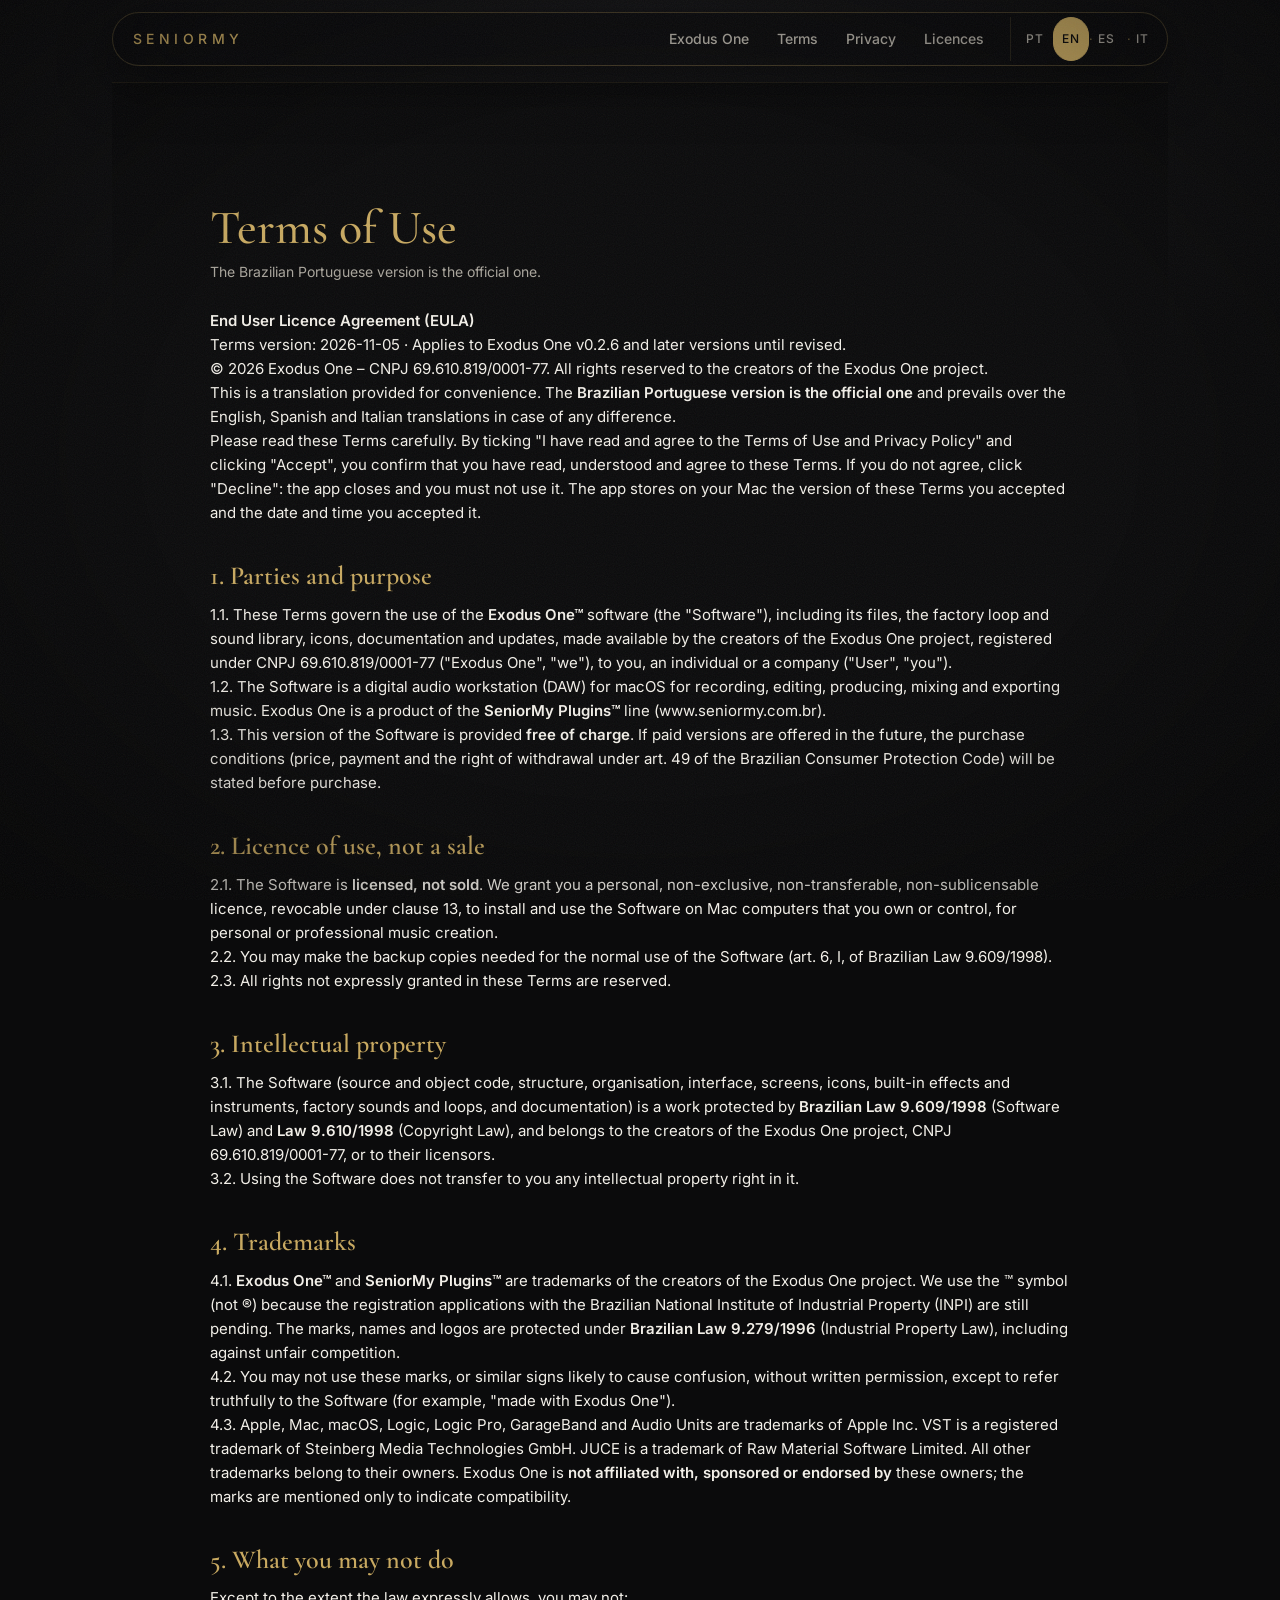
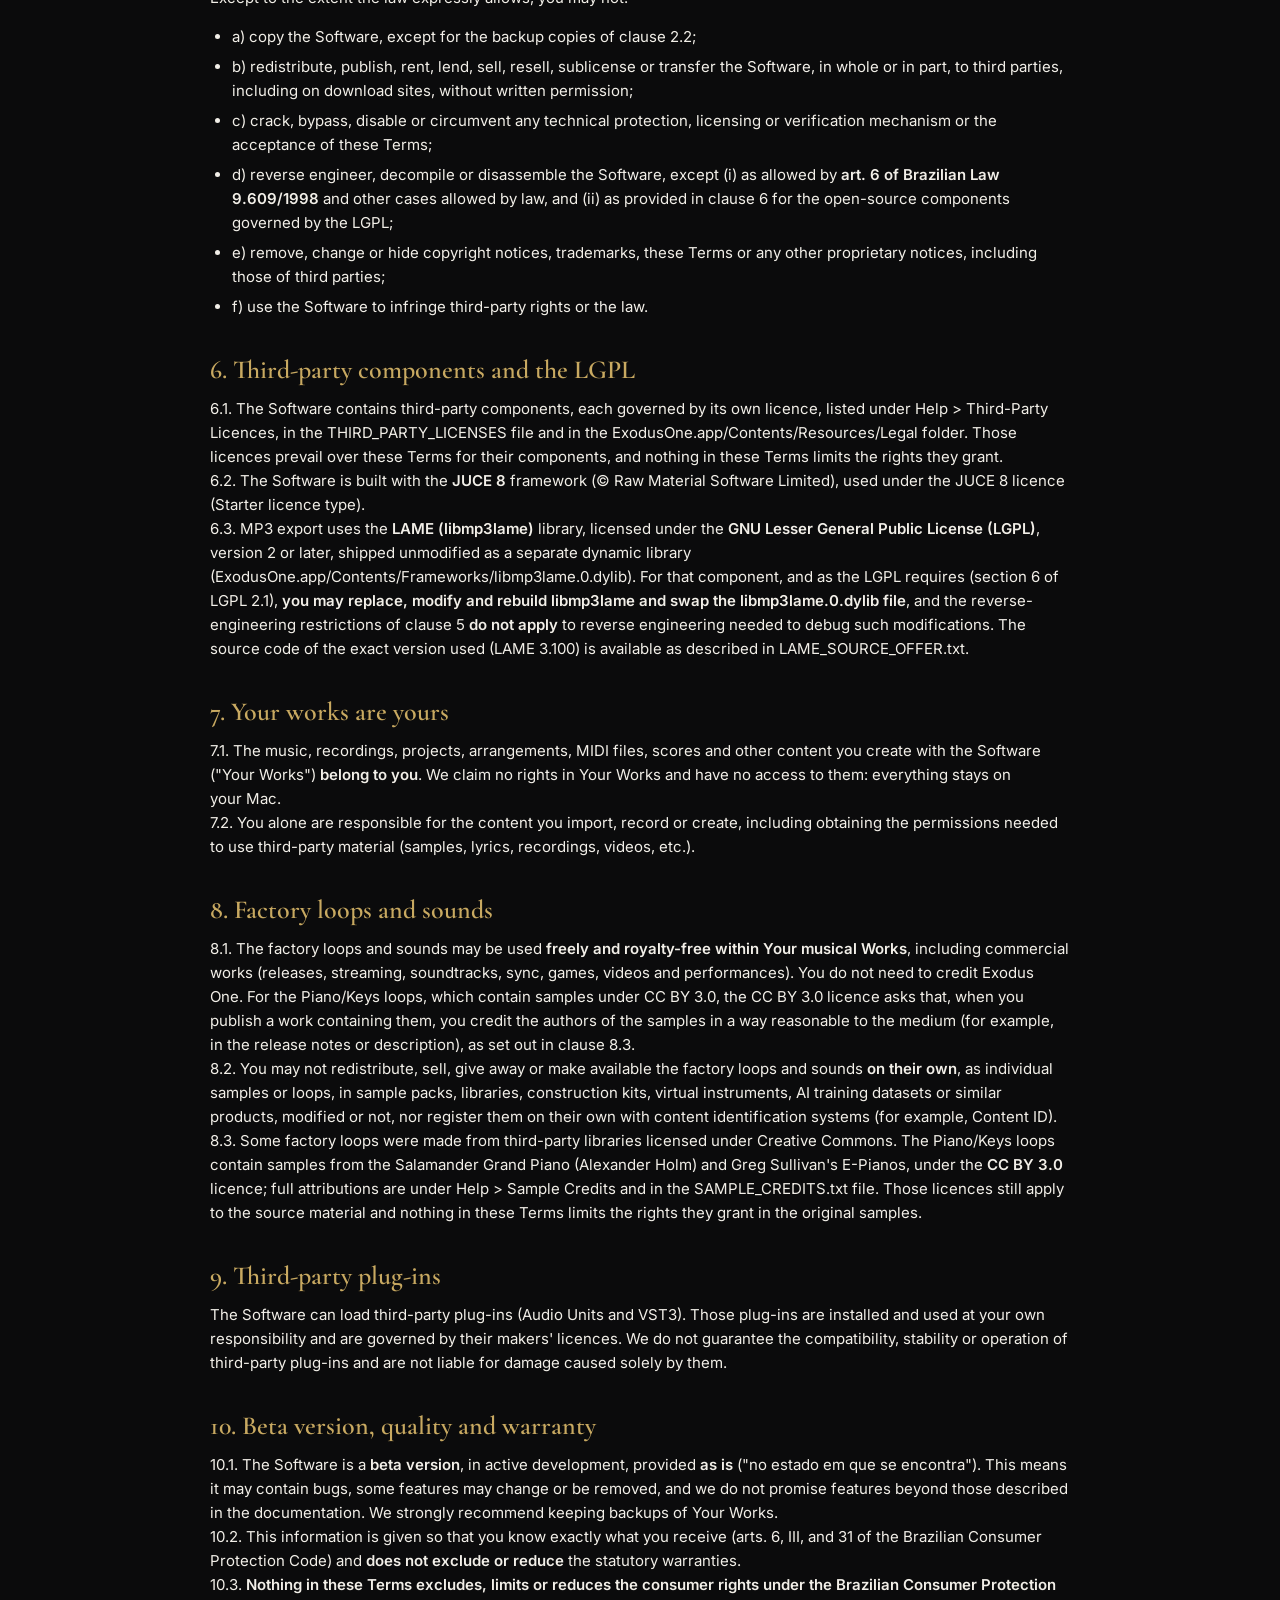
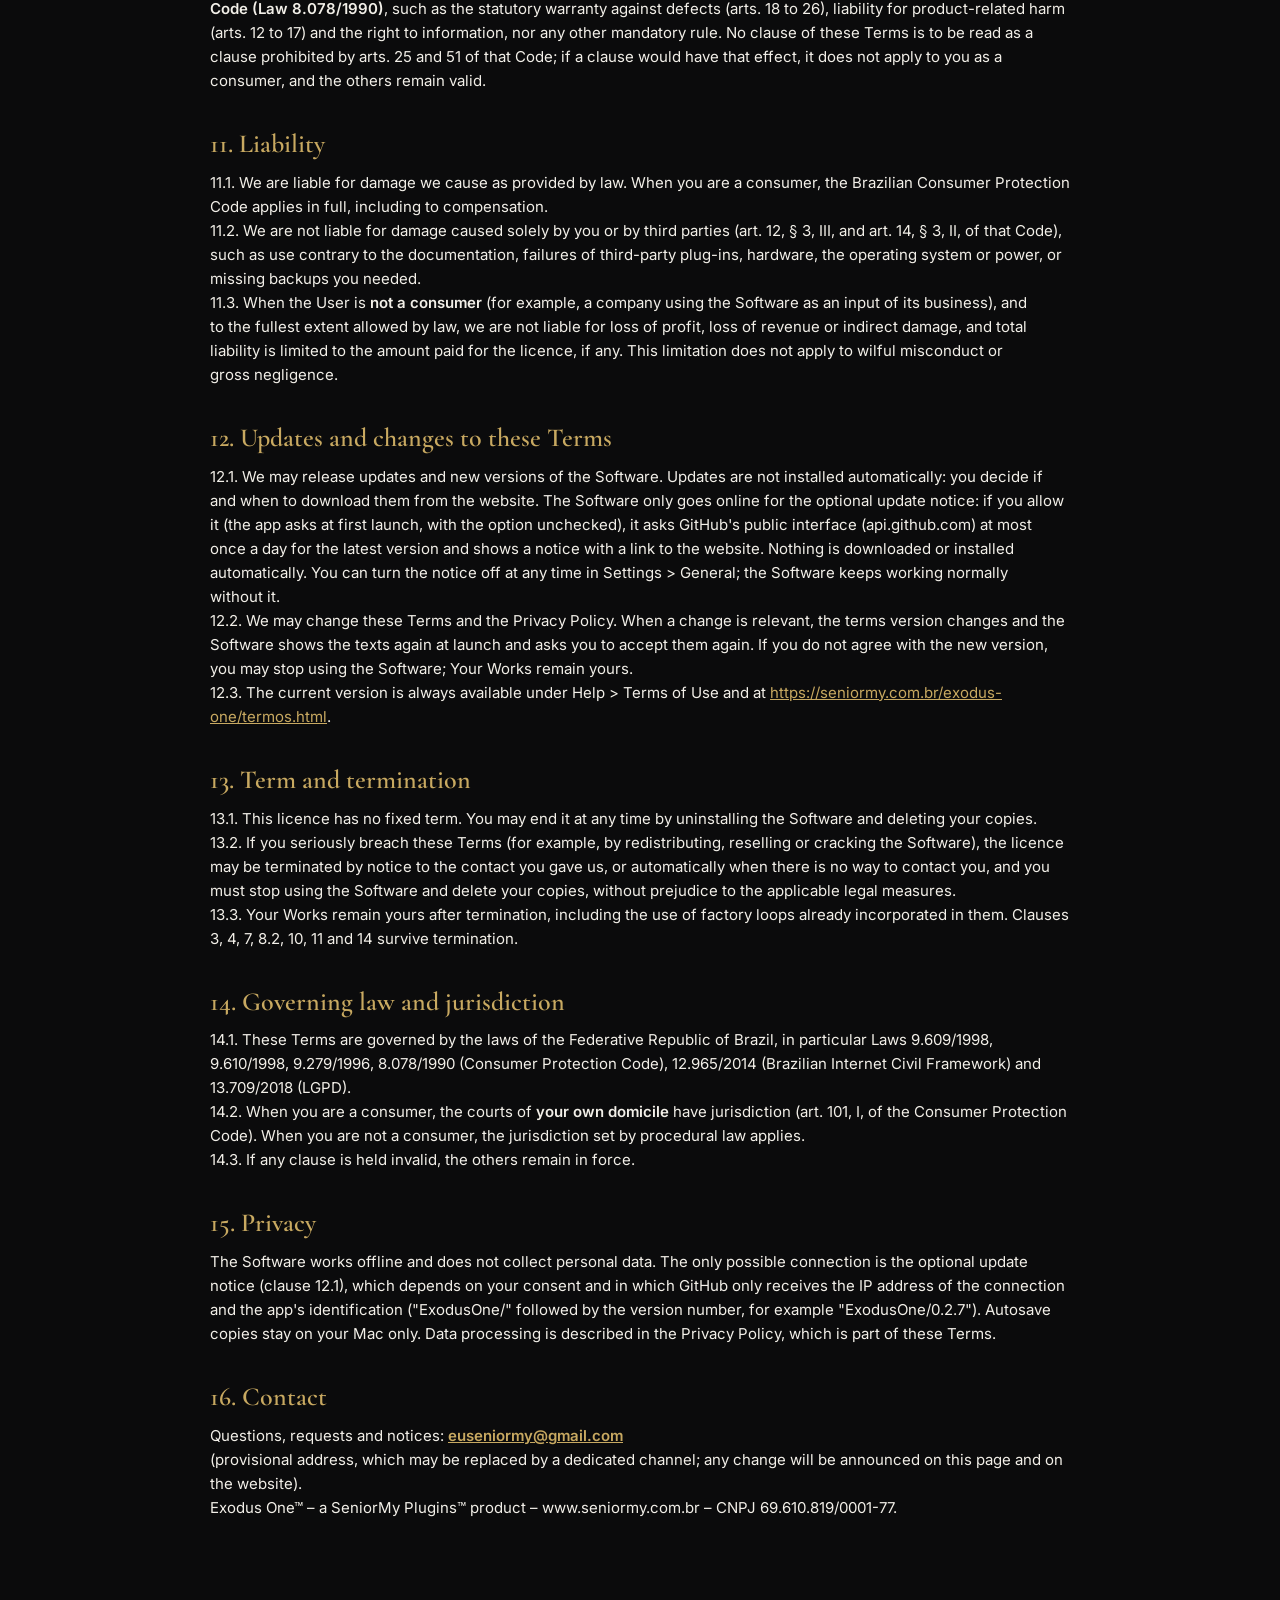
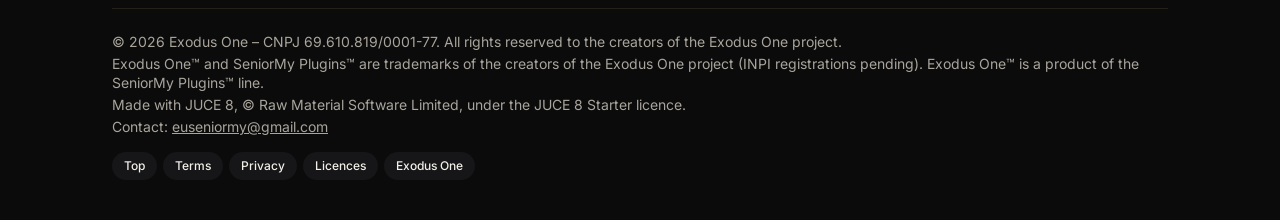
<file: exodus-one/termos.html>
<!DOCTYPE html><html lang="pt-BR" data-theme="dark"><head>
<meta name="referrer" content="strict-origin-when-cross-origin">
    <meta charset="utf-8"/>
    <meta name="viewport" content="width=device-width, initial-scale=1, viewport-fit=cover"/>
    <meta name="theme-color" content="#0b0b0c"/>
    <meta name="description" id="x-meta-desc" content="Termos de Uso (EULA) do Exodus One, DAW para Mac."/>
    <title>Termos de Uso · Exodus One™ | SeniorMy</title>
    <link rel="preconnect" href="https://fonts.googleapis.com"/>
    <link rel="preconnect" href="https://fonts.gstatic.com" crossorigin=""/>
    <link rel="stylesheet" href="https://fonts.googleapis.com/css2?family=Cormorant+Garamond:wght@500;600&amp;family=Inter:wght@400;500;600&amp;family=Geist:wght@400;500;600&amp;family=Geist+Mono:wght@400&amp;display=swap"/>
    <style>/* Hark's design tokens and component styles. Each component's rules follow its @component comment. style-gates: data */

/* @component foundations */
:root {
  color-scheme: light dark;

  --text-primary: light-dark(#1d1d1f, #f5f5f7);         /* body text */
  --text-secondary: light-dark(#636366, #a1a1a6);       /* supporting grey text */
  --text-tertiary: light-dark(#1d1d1f4d, #f5f5f74d);    /* hollow dots, faint marks; never body text */
  --text-primary-on: light-dark(#f5f5f7, #1d1d1f);      /* text on --fill-primary */
  --text-secondary-on: light-dark(#aeaeb2, #5c5c60);    /* grey text on --fill-primary */
  --fill-primary: light-dark(#1d1d1f, #f5f5f7);         /* the strong fill: solid chips, the nav, the badge */
  --fill-primary-on: light-dark(#f5f5f7, #1d1d1f);      /* the page background */
  --fill-secondary: light-dark(#1d1d1f80, #f5f5f780);
  --fill-tertiary: light-dark(#e8e8ea, #2a2a2d);        /* the grey card, panel and row tint */
  --fill-segment: light-dark(#3a3a3c, #e2e2e4);         /* the nav's tab track */
  --fill-system-green: #00a665;                         /* status: done, ready */
  --fill-system-orange: #ff4d00;                        /* status: now, current */
  --fill-system-red: light-dark(#da2f35, #f1555b);      /* status: blocked, error */
  --transparent-primary: light-dark(#1d1d1f4d, #f5f5f74d);
  --stroke-primary: light-dark(#1d1d1f24, #f5f5f724);   /* strong hairline */
  --stroke-secondary: light-dark(#1d1d1f12, #f5f5f712); /* faint hairline between rows */
  --stroke-primary-on: light-dark(#f5f5f71a, #1d1d1f1a);
  --stroke-composer: light-dark(#f5f5f780, #1d1d1f80);  /* the callout's glass edge */
  --stroke-system-orange: #ff4d0026;
  --hover-wash: light-dark(#1d1d1f0d, #f5f5f70d);
  --hover-wash-primary-on: light-dark(#f9f9fa26, #1d1d1f14);

  /* The hero is light text over a dark photo in both themes. */
  --hero-surface: #161f39;
  --hero-text: #f5f5f7;
  --hero-text-muted: #f5f5f7cc;
  --hero-scrim-strong: rgb(22 31 57 / 0.78);
  --hero-scrim-soft: rgb(22 31 57 / 0.3);
  --hero-scrim-side: rgb(22 31 57 / 0.45);
  --hero-glass: rgb(22 31 57 / 0.42);
  --hero-glass-faint: rgb(22 31 57 / 0.35);
  --hero-glass-stroke: rgb(245 245 247 / 0.28);

  --mat-regular: light-dark(rgb(255 255 255 / 0.56), rgb(29 29 31 / 0.55));
  --mat-thin: light-dark(rgb(255 255 255 / 0.22), rgb(29 29 31 / 0.4));
  --mat-agent: light-dark(rgb(255 255 255 / 0.84), rgb(29 29 31 / 0.66));
  --mat-inverse: color-mix(in srgb, var(--fill-primary) 86%, transparent);  /* the nav: dark on light, light on dark */
  --hark-blur: blur(50px) saturate(1.6);
  --hark-shadow: 0 8px 40px #1d1d1f1f;

  --sans: "GT Standard", "GT Standard L", "Geist", -apple-system, BlinkMacSystemFont, "Helvetica Neue", sans-serif;
  --lh: 1.3;                                            /* every text style is 130% */
  --weight-light: 300;
  --weight-regular: 400;
  --weight-medium: 500;
  --weight-bold: 600;
  --size-caption: 12px;                                 /* the smallest text allowed */
  --size-meta: 13px;
  --size-small: 14px;
  --size-body: 15px;
  --size-prose: 16px;
  --size-heading: 20px;
  --size-figure: clamp(24px, 3vw, 32px);
  --size-title: clamp(26px, 3vw, 32px);
  --size-display: clamp(34px, 5vw, 48px);
  --size-lede: clamp(16px, 1.7vw, 20px);

  --type-caption: var(--weight-regular) var(--size-caption)/var(--lh) var(--sans);
  --type-tag: var(--weight-medium) var(--size-caption)/var(--lh) var(--sans);
  --type-small: var(--weight-regular) var(--size-small)/var(--lh) var(--sans);
  --type-label: var(--weight-medium) var(--size-small)/var(--lh) var(--sans);
  --type-body: var(--weight-regular) var(--size-body)/var(--lh) var(--sans);
  --type-body-strong: var(--weight-medium) var(--size-body)/var(--lh) var(--sans);
  --type-heading: var(--weight-medium) var(--size-heading)/var(--lh) var(--sans);
  --type-lede: var(--weight-medium) var(--size-lede)/var(--lh) var(--sans);
  --type-figure: var(--weight-regular) var(--size-figure)/var(--lh) var(--sans);
  --type-title: var(--weight-regular) var(--size-title)/var(--lh) var(--sans);
  --type-display: var(--weight-medium) var(--size-display)/var(--lh) var(--sans);
  --type-numeral: var(--weight-regular) 48px/1 var(--sans);

  --r-s: 12px;
  --r-m: 16px;
  --r-l: 24px;
  --r-xl: 32px;
  --r-pill: 100px;

  --ease-out: cubic-bezier(0.23, 1, 0.32, 1);
  --dur-quick: 160ms;
  --dur-draw: 1400ms;

  --page-max: 1120px;
  --gutter: clamp(16px, 3vw, 32px);                     /* the page's side padding */
  --tap: 44px;                                          /* the smallest touch target */
}
:root[data-theme="light"] { color-scheme: light; }
:root[data-theme="dark"] { color-scheme: dark; }

* { box-sizing: border-box; }
html { -webkit-text-size-adjust: 100%; scroll-behavior: smooth; }
@media (prefers-reduced-motion: reduce) { html { scroll-behavior: auto; } }

body {
  margin: 0;
  background: var(--fill-primary-on);
  color: var(--text-primary);
  font: var(--type-body);
  -webkit-font-smoothing: antialiased;
  overflow-x: hidden;
}

img { max-width: 100%; display: block; }
figure { margin-inline: 0; }
a { color: inherit; }
b, strong { font-weight: var(--weight-bold); }
p { margin: 0; text-wrap: pretty; }
h1, h2, h3 { margin: 0; text-wrap: balance; }
small { font-size: max(var(--size-caption), 0.85em); }
.sub { color: var(--text-secondary); }

:focus-visible { outline: 2px solid var(--fill-primary); outline-offset: 3px; border-radius: 6px; }

/* @component page */
.page {
  max-width: var(--page-max);
  margin: 0 auto;
  padding-inline: var(--gutter);
  padding-block: 12px 40px;
  display: grid;
  grid-template-columns: minmax(0, 1fr);
  gap: 16px;
}
.main { display: grid; grid-template-columns: minmax(0, 1fr); gap: 16px; min-width: 0; }

.glass {
  background: var(--mat-inverse);
  -webkit-backdrop-filter: var(--hark-blur);
  backdrop-filter: var(--hark-blur);
  border: 1px solid var(--stroke-primary-on);
}
.nav {
  position: sticky;
  top: calc(env(safe-area-inset-top, 0px) + 12px);
  z-index: 20;
  justify-self: center;
  max-width: 100%;
  display: flex;
  align-items: center;
  gap: 6px;
  padding: 5px;
  border-radius: var(--r-pill);
  box-shadow: var(--hark-shadow);
}
.nav :focus-visible { outline-color: var(--fill-primary-on); }
.seg {
  display: flex;
  min-width: 0;
  overflow-x: auto;
  scrollbar-width: none;
  border-radius: var(--r-pill);
  background: var(--fill-segment);
}
.seg::-webkit-scrollbar { display: none; }
.seg a {
  flex: none;
  padding: 8px 14px;
  border-radius: var(--r-pill);
  font: var(--type-label);
  color: var(--text-secondary-on);
  text-decoration: none;
  white-space: nowrap;
}
.seg a:hover { color: var(--text-primary-on); }
/* The active tab carries its own fill so its text is measured against it. */
.seg a[aria-current="true"] { background: var(--fill-primary-on); color: var(--text-primary); }
.theme-btn {
  flex: none;
  width: 36px; height: 36px;
  display: grid;
  place-items: center;
  border: 0;
  border-radius: 50%;
  background: var(--hover-wash-primary-on);
  color: var(--text-primary-on);
  cursor: pointer;
}
.theme-btn:hover { box-shadow: inset 0 0 0 100px var(--hover-wash-primary-on); }
.theme-btn::before { content: ""; width: 14px; height: 14px; border-radius: 50%; box-shadow: inset 0 0 0 1.5px currentColor; background: linear-gradient(to right, light-dark(currentColor, transparent) 50%, light-dark(transparent, currentColor) 50%); }
@media (max-width: 599px) {
  .seg a { display: flex; align-items: center; min-height: var(--tap); }
  .theme-btn { width: var(--tap); height: var(--tap); }
}

/* @component footer */
.foot {
  display: flex;
  flex-wrap: wrap;
  align-items: center;
  justify-content: space-between;
  gap: 16px 24px;
  padding-top: 24px;
  border-top: 1px solid var(--stroke-secondary);
  font-size: var(--size-small);
  color: var(--text-secondary);
}
.foot strong { color: var(--text-primary); }
.foot nav { display: flex; flex-wrap: wrap; gap: 6px; }
.foot nav a {
  padding: 6px 12px;
  border-radius: var(--r-pill);
  background: var(--fill-tertiary);
  color: var(--text-primary);
  font: var(--type-tag);
  text-decoration: none;
}
.foot nav a:hover { box-shadow: inset 0 0 0 100px var(--hover-wash); }
.badge {
  display: inline-flex;
  align-items: center;
  gap: 10px;
  padding: 12px 16px;
  border-radius: var(--r-xl);
  background: var(--fill-primary);
  color: var(--text-primary-on);
  box-shadow: var(--hark-shadow);
  font: var(--weight-medium) var(--size-body)/1.1 var(--sans);
  text-decoration: none;
}
.badge:hover { box-shadow: var(--hark-shadow), inset 0 0 0 100px var(--hover-wash-primary-on); }
.hark-mark { display: inline-grid; place-items: center; }
.hark-mark svg { display: block; }
@media (max-width: 599px) {
  .foot nav a { display: inline-flex; align-items: center; min-height: var(--tap); min-width: var(--tap); }
  .badge { min-height: var(--tap); }
}

/* @component chip */
.chip {
  display: inline-flex;
  align-items: center;
  gap: 6px;
  padding: 4px 10px 4px 8px;
  border-radius: var(--r-pill);
  font: var(--type-tag);
  max-width: 100%;
  background: var(--fill-tertiary);
  color: var(--text-secondary);
  vertical-align: middle;
}
.chip::before {
  content: "";
  width: 7px; height: 7px;
  border-radius: 50%;
  flex: none;
  box-shadow: inset 0 0 0 1.5px var(--text-tertiary);
}
.chip--solid { background: var(--fill-primary); color: var(--text-primary-on); }
.chip--solid::before { background: var(--fill-system-green); box-shadow: none; }
td .chip { white-space: nowrap; }
/* @component dot */
.dot {
  display: inline-flex;
  align-items: center;
  gap: 6px;
  margin-top: 4px;
  font: var(--type-tag);
  color: var(--text-primary);
}
.dot::before { content: ""; width: 7px; height: 7px; border-radius: 50%; background: var(--fill-system-green); }
tbody th .dot { display: flex; width: fit-content; }
/* @component pill */
.pill {
  display: inline-block;
  padding: 1px 8px;
  border-radius: var(--r-pill);
  background: var(--fill-tertiary);
  color: var(--text-secondary);
  font: var(--type-tag);
  white-space: normal;
  vertical-align: 1px;
}
/* @component button, link and links */
.btn {
  display: inline-flex;
  align-items: center;
  gap: 6px;
  min-height: 30px;
  padding: 5px 12px;
  border-radius: var(--r-s);
  background: var(--fill-primary-on);
  color: var(--text-primary);
  border: 1px solid var(--stroke-primary);
  font: var(--type-tag);
  text-decoration: none;
  max-width: 100%;
  transition: box-shadow var(--dur-quick) ease;
}
.btn:hover { box-shadow: inset 0 0 0 100px var(--hover-wash); }
.btn[target="_blank"]::after { content: "\2197"; font-size: 11px; color: var(--text-secondary); }
.link {
  color: var(--text-primary);
  text-decoration: underline;
  text-decoration-color: var(--stroke-primary);
  text-underline-offset: 3px;
  max-width: 100%;
  overflow-wrap: anywhere;
}
.link:hover { text-decoration-color: currentColor; }
.links { display: flex; flex-wrap: wrap; gap: 8px; }
@media (pointer: coarse), (max-width: 599px) { .btn { min-height: var(--tap); padding-inline: 14px; } }
@media (max-width: 599px) {
  .link { display: inline-flex; align-items: center; min-width: var(--tap); min-height: var(--tap); margin: -13px 0; vertical-align: middle; }
}
/* @component text and fineprint */
.prose { display: grid; gap: 12px; max-width: 68ch; font-size: var(--size-prose); }
.fineprint { font-size: var(--size-small); color: var(--text-secondary); max-width: 70ch; }
/* @component hero */
.hero {
  position: relative;
  min-height: clamp(460px, 64vh, 660px);
  border-radius: var(--r-xl);
  overflow: hidden;
  display: flex;
  align-items: flex-end;
  color: var(--hero-text);
  isolation: isolate;
  box-shadow: var(--hark-shadow);
  background: var(--hero-surface);
}
/* Without a photo the hero is as tall as its copy, so the callout sits beside the copy instead of over it. */
.hero:not(:has(.hero__img)) { min-height: 0; background: var(--hero-surface) center / cover no-repeat; }
.hero:not(:has(.hero__img))::after { background: linear-gradient(to right, var(--hero-scrim-side) 0%, transparent 60%); }
@media (min-width: 761px) {
  .hero:not(:has(.hero__img)) > .callout { position: static; flex: none; align-self: flex-start; margin: clamp(16px, 2.4vw, 24px) clamp(16px, 2.4vw, 24px) clamp(16px, 2.4vw, 24px) auto; }
}
.hero__img {
  position: absolute;
  inset: 0;
  width: 100%;
  height: 100%;
  object-fit: cover;
  object-position: 40% 60%;
  z-index: -2;
}
.hero::after {
  content: "";
  position: absolute;
  inset: 0;
  z-index: -1;
  background:
    linear-gradient(to top, var(--hero-scrim-strong) 0%, var(--hero-scrim-soft) 42%, transparent 66%),
    linear-gradient(to right, var(--hero-scrim-side) 0%, transparent 60%);
}
.hero__copy {
  display: grid;
  gap: 14px;
  max-width: 40rem;
  padding: clamp(24px, 4vw, 48px);
  padding-bottom: clamp(28px, 3.4vw, 44px);
}
.hero__eyebrow {
  justify-self: start;
  padding: 6px 12px;
  border-radius: var(--r-pill);
  background: var(--hero-glass);
  border: 1px solid var(--hero-glass-stroke);
  -webkit-backdrop-filter: var(--hark-blur);
  backdrop-filter: var(--hark-blur);
  font: var(--type-label);
}
.hero h1 { font: var(--type-display); letter-spacing: 0; }
.hero h1 em { font-style: normal; }
.hero__sub { font: var(--type-lede); max-width: 34ch; }
.hero__meta { font-size: var(--size-small); color: var(--hero-text-muted); }
.hero__credit {
  position: absolute;
  right: clamp(20px, 3vw, 32px);
  bottom: 16px;
  padding: 4px 10px;
  border-radius: var(--r-pill);
  background: var(--hero-glass-faint);
  -webkit-backdrop-filter: var(--hark-blur);
  backdrop-filter: var(--hark-blur);
  font: var(--type-caption);
  color: var(--hero-text-muted);
}
.hero > .callout {
  position: absolute;
  top: clamp(16px, 2.4vw, 24px);
  right: clamp(16px, 2.4vw, 24px);
  width: min(320px, calc(100% - 32px));
}
@media (max-width: 760px) {
  .hero { flex-direction: column; justify-content: flex-end; align-items: stretch; min-height: 0; }
  .hero__img { object-position: 22% 50%; }
  .hero__copy { padding-top: 260px; padding-bottom: 28px; }
  .hero:not(:has(.hero__img)) .hero__copy { padding-top: clamp(24px, 4vw, 48px); }
  .hero__credit { top: 16px; right: 16px; bottom: auto; }
  .hero > .callout { position: static; width: auto; margin: 0 12px 12px; }
}
/* @component callout */
.callout {
  max-width: 420px;
  display: grid;
  gap: 10px;
  padding: 16px 18px 18px;
  border-radius: var(--r-l);
  background: var(--mat-agent);
  -webkit-backdrop-filter: var(--hark-blur);
  backdrop-filter: var(--hark-blur);
  border: 1px solid var(--stroke-composer);
  box-shadow: var(--hark-shadow);
  color: var(--text-primary);
  font-size: var(--size-small);
}
.callout__head { display: flex; align-items: center; gap: 8px; color: var(--text-secondary); font-weight: var(--weight-medium); }
.callout__head svg { color: var(--text-primary); }
.callout__lead { font-size: var(--size-body); }
.callout .fineprint { font-size: var(--size-caption); }
.callout .btn { justify-self: start; }
/* @component stats */
.stats { display: grid; grid-auto-flow: column; grid-auto-columns: minmax(0, 1fr); padding-top: 8px; }
.stat {
  display: grid;
  grid-template-rows: 1fr auto;
  gap: 4px;
  padding: 12px 24px;
  border-left: 1px solid var(--stroke-secondary);
}
.stat:first-child { border-left: 0; padding-left: 0; }
.stat__fig { font: var(--type-figure); font-variant-numeric: tabular-nums; }
.stat__label { font-size: var(--size-small); color: var(--text-secondary); }
@media (max-width: 760px) {
  .stats { grid-auto-flow: row; grid-template-columns: auto minmax(0, 1fr); column-gap: 12px; padding-top: 0; }
  .stat { grid-column: 1 / -1; grid-template-columns: subgrid; align-items: baseline; gap: 12px; padding: 14px 0; border-left: 0; border-top: 1px solid var(--stroke-secondary); }
  .stat:first-child { border-top: 0; }
}
/* @component section */
.section {
  padding-block: clamp(40px, 6vw, 72px) clamp(16px, 2vw, 24px);
  border-top: 1px solid var(--stroke-secondary);
  scroll-margin-top: calc(env(safe-area-inset-top, 0px) + 72px); /* Clears the sticky .nav: its top offset plus its tallest height, 56px. */
  min-width: 0;
}
.section > * + * { margin-top: clamp(20px, 2.4vw, 28px); }
.section > .head + * { margin-top: 0; }
.head {
  display: grid;
  grid-template-columns: minmax(0, 1.65fr) minmax(0, 1fr);
  gap: 10px 40px;
  align-items: end;
  margin-bottom: clamp(24px, 3vw, 36px);
}
.head__eyebrow { grid-column: 1 / -1; font: var(--type-label); color: var(--text-secondary); }
.head h2 { font: var(--type-title); }
.head__sub { justify-self: end; font-size: var(--size-body); color: var(--text-secondary); max-width: 44ch; text-align: right; }
@media (max-width: 900px) { .head { grid-template-columns: 1fr; } .head__sub { justify-self: start; text-align: left; } }
/* @component table */
.table-wrap { margin-inline: -12px; padding-inline: 12px; overflow-x: auto; }
table { width: 100%; border-collapse: collapse; font: var(--type-small); font-variant-numeric: tabular-nums; }
caption { text-align: left; font: var(--type-caption); color: var(--text-secondary); padding: 0 0 10px; }
th, td { text-align: left; vertical-align: top; padding: 12px; border-bottom: 1px solid var(--stroke-secondary); }
th:first-child, td:first-child { padding-left: 0; }
th:last-child, td:last-child { padding-right: 0; }
thead th {
  font: var(--type-tag);
  color: var(--text-secondary);
  border-bottom-color: var(--stroke-primary);
  padding-top: 0;
  padding-bottom: 8px;
  white-space: nowrap;
}
tbody th { font-weight: var(--weight-bold); }
tbody tr:last-child > * { border-bottom: 0; }
.rowhead { white-space: nowrap; }
td small, th small { display: block; font: var(--type-caption); color: var(--text-secondary); margin-top: 2px; }
td.num { font-weight: var(--weight-bold); white-space: nowrap; }
td.num small { white-space: normal; }
.muted { color: var(--text-secondary); }
tr.is-highlight > * { background: var(--fill-tertiary); }
tr.is-highlight > :first-child { box-shadow: -12px 0 var(--fill-tertiary); }
tr.is-highlight > :last-child { box-shadow: 12px 0 var(--fill-tertiary); }
.after-table { margin-top: 20px; padding-inline: 12px; }
@media (max-width: 599px) {
  .table-wrap table, .table-wrap tbody, .table-wrap tr, .table-wrap th, .table-wrap td { display: block; }
  .table-wrap thead { display: none; }
  .table-wrap caption { display: block; text-align: left; }
  .table-wrap tbody tr { padding: 12px 0; border-bottom: 1px solid var(--stroke-secondary); }
  .table-wrap tbody tr.is-highlight { margin-inline: -12px; padding-inline: 12px; background: var(--fill-tertiary); }
  .table-wrap tbody tr.is-highlight > * { background: none; box-shadow: none; }
  .table-wrap tbody tr > * { border-bottom: 0; padding: 2px 0; }
  .table-wrap tbody td.is-empty { display: none; }
  .table-wrap tbody td[data-label] { display: grid; grid-template-columns: minmax(0, 8em) minmax(0, 1fr); column-gap: 12px; }
  .table-wrap tbody td[data-label]::before { content: attr(data-label) " "; color: var(--text-secondary); font-size: var(--size-caption); }
  .rowhead { white-space: normal; }
}
/* @component compare */
.compare { margin-inline: -12px; overflow-x: auto; scroll-snap-type: x mandatory; }
.compare table { table-layout: fixed; min-width: calc(var(--compare-cols, 3) * 200px); }
.compare th, .compare td { scroll-snap-align: start; padding-inline: 12px; }
.compare thead th { font: var(--type-body-strong); color: var(--text-primary); white-space: normal; padding-top: 0; padding-bottom: 14px; border-bottom-color: var(--stroke-secondary); }
/* On light tiles a white product backdrop blends into the grey. */
.compare__media { position: relative; display: grid; grid-template: minmax(0, 1fr) / minmax(0, 1fr); place-items: center; width: 100%; aspect-ratio: 4 / 3; max-height: 240px; margin: 0 0 12px; padding: 16px; border-radius: var(--r-m); background: var(--fill-tertiary); }
.compare__media img { max-width: 100%; max-height: 100%; mix-blend-mode: multiply; }
.compare thead th > .chip { display: flex; width: fit-content; margin-top: 8px; }
.compare:has(.compare__media) thead th:not(:has(.compare__media))::before { content: ""; display: block; width: 100%; aspect-ratio: 4 / 3; max-height: 240px; margin-bottom: 12px; border-radius: var(--r-m); background: var(--fill-tertiary); }
:root[data-theme="dark"] .compare__media img { mix-blend-mode: normal; border-radius: var(--r-s); }
@media (prefers-color-scheme: dark) { :root:not([data-theme="light"]) .compare__media img { mix-blend-mode: normal; border-radius: var(--r-s); } }
/* The header column shrinks to nothing on screen but stays in the table, so screen readers keep each value's row header. */
.js .compare tbody th[scope="row"], .js .compare thead td:first-child { width: 0; padding: 0; border: 0; overflow: hidden; clip-path: inset(50%); white-space: nowrap; }
.js .compare td[data-label]::before { content: attr(data-label); content: attr(data-label) / ""; display: block; margin-bottom: 4px; font: var(--type-caption); color: var(--text-secondary); }
@media (max-width: 599px) { .compare table { min-width: calc(var(--compare-cols, 3) * 68vw); } }
/* @component steps */
.step {
  display: grid;
  grid-template-columns: 112px minmax(0, 1fr) minmax(220px, 0.78fr);
  gap: 16px 28px;
  padding: 28px 0;
  border-bottom: 1px solid var(--stroke-secondary);
}
.step > * { min-width: 0; }
.steps > .step:last-child { border-bottom: 0; }
.step p + p { margin-top: 8px; }
.step__num { font: var(--type-numeral); color: var(--text-primary); font-variant-numeric: tabular-nums; }
.step__eyebrow { margin-top: 8px; font: var(--type-label); color: var(--text-secondary); }
.step h3 { font: var(--type-heading); margin-bottom: 12px; }
.step__pills { list-style: none; margin: 0 0 14px; padding: 0; display: flex; flex-wrap: wrap; gap: 6px; }
.step__pills li {
  padding: 4px 10px;
  border-radius: var(--r-pill);
  border: 1px solid var(--stroke-primary);
  font-size: var(--size-meta);
  color: var(--text-secondary);
  max-width: 100%;
}
.step__pills b { color: var(--text-primary); font-weight: var(--weight-bold); }
.step__panel {
  align-self: start;
  margin: 0;
  padding: 16px 18px;
  border-radius: var(--r-m);
  background: var(--fill-tertiary);
  font-size: var(--size-small);
}
.step__panel dt { font-size: var(--size-caption); color: var(--text-secondary); margin-bottom: 2px; }
.step__panel dd { margin: 0 0 12px; }
.step__panel dd:last-child { margin-bottom: 0; }
.step__panel .fineprint { display: block; margin-top: 6px; font-size: var(--size-caption); }
.step__panel .btn { margin-top: 8px; }
.step__figure { grid-column: 2 / span 2; margin: 0; }
.step__figure img { width: 100%; height: clamp(200px, 26vw, 320px); object-fit: cover; border-radius: var(--r-m); }
.step__figure figcaption { font-size: var(--size-caption); color: var(--text-secondary); padding-top: 10px; }
@media (min-width: 901px) {
  .step:not(:has(> .step__panel)) { grid-template-columns: 112px minmax(0, 1fr); }
  .step:not(:has(> .step__panel)) > .step__figure { grid-column: 2; }
}
@media (max-width: 900px) {
  .step { grid-template-columns: minmax(0, 1fr); gap: 14px; }
  .step__figure { grid-column: 1; }
  .step__intro { display: flex; align-items: baseline; gap: 14px; }
  .step__num { font-size: 40px; }
  .step__eyebrow { margin-top: 0; }
}
/* @component checklist */
.checklist { display: grid; grid-template-columns: minmax(0, 1.4fr) auto minmax(0, 1fr); column-gap: 20px; list-style: none; margin: 0; padding: 0; }
.checklist:not(:has(.checklist__note)) { grid-template-columns: minmax(0, 1fr) auto; }
.checklist > li {
  display: grid;
  grid-column: 1 / -1;
  grid-template-columns: subgrid;
  row-gap: 8px;
  align-items: center;
  padding: 14px 0;
  border-bottom: 1px solid var(--stroke-secondary);
}
.checklist > li:last-child { border-bottom: 0; }
.checklist__item { grid-column: 1; font-weight: var(--weight-bold); }
.checklist > li > .chip { grid-column: 2; justify-self: start; }
.checklist:not(:has(.checklist__note)) > li > .chip { justify-self: end; }
.checklist__item small { display: block; font-weight: var(--weight-regular); font-size: var(--size-caption); color: var(--text-secondary); margin-top: 2px; }
.checklist__note { grid-column: 3; font-size: var(--size-small); color: var(--text-secondary); }
.checklist > li.is-done .checklist__item { text-decoration: line-through; text-decoration-color: var(--text-tertiary); }
@media (max-width: 760px) {
  .checklist { grid-template-columns: minmax(0, 1fr) auto; }
  .checklist > li > .chip { justify-self: end; }
  .checklist__note { grid-column: 1 / -1; }
}
/* @component breakdown */
.breakdown { max-width: 720px; }
@media (min-width: 901px) { .section > .breakdown, .section > .aside { max-width: calc((100% - 40px) * 1.65 / 2.65); } }
.breakdown dl { margin: 0; }
.breakdown .row {
  display: flex;
  align-items: baseline;
  justify-content: space-between;
  gap: 16px;
  padding: 14px 0;
  border-bottom: 1px solid var(--stroke-secondary);
}
.breakdown dt { font-size: var(--size-body); }
.breakdown dt small { display: block; color: var(--text-secondary); font-size: var(--size-meta); margin-top: 2px; }
.breakdown dd { margin: 0; font-weight: var(--weight-bold); font-size: var(--size-body); white-space: nowrap; font-variant-numeric: tabular-nums; }
.breakdown .row--total {
  margin-top: -1px;
  padding: 18px 0 0;
  border-top: 1px solid var(--stroke-primary);
  border-bottom: 0;
  flex-wrap: wrap;
  align-items: baseline;
}
.breakdown .row--total dt { font: var(--type-body-strong); }
.breakdown .row--total dd { font: var(--type-figure); white-space: normal; }
.breakdown .fineprint { margin-top: 16px; }
/* @component pair */
.pair { display: grid; grid-template-columns: repeat(2, minmax(0, 1fr)); gap: clamp(20px, 3vw, 40px); align-items: start; }
.pair:has(> :is(.callout, .aside):last-child) { grid-template-columns: minmax(0, 1.65fr) minmax(0, 1fr); column-gap: 40px; }
.pair > .callout { max-width: none; }
@media (max-width: 760px) { .pair, .pair:has(> :is(.callout, .aside):last-child) { grid-template-columns: minmax(0, 1fr); } }
/* @component timeline */
.timeline { display: grid; grid-template-columns: 210px minmax(0, 1fr) auto; column-gap: 28px; list-style: none; margin-inline: 0; margin-bottom: 0; padding: 0; }
.timeline > li {
  display: grid;
  grid-column: 1 / -1;
  grid-template-columns: subgrid;
  row-gap: 8px;
  align-items: start;
  padding: 18px 0;
  border-bottom: 1px solid var(--stroke-secondary);
}
.timeline > li:first-child { padding-top: 0; }
.timeline > li:last-child { border-bottom: 0; padding-bottom: 0; }
.timeline__when { display: flex; align-items: baseline; gap: 12px; font-weight: var(--weight-bold); }
.timeline__when::before {
  content: "";
  width: 8px; height: 8px;
  flex: none;
  border-radius: 50%;
  box-shadow: inset 0 0 0 1.5px var(--text-tertiary);
  transform: translateY(-1px);
}
.timeline > li.is-current .timeline__when::before { background: var(--fill-system-orange); box-shadow: 0 0 0 4px var(--stroke-system-orange); }
.timeline > li > p:has(> .chip:only-child) { justify-self: end; }
.timeline__what ul { margin: 0; padding-left: 18px; }
.timeline__what li { margin-bottom: 4px; }
.timeline__what li:last-child { margin-bottom: 0; }
.timeline__what p + p { margin-top: 6px; }
@media (max-width: 900px) {
  .timeline { grid-template-columns: minmax(0, 1fr); }
  .timeline > li > p:has(> .chip:only-child) { justify-self: start; }
  .timeline__what, .timeline > li > p:last-child { padding-left: 20px; }
}
/* @component cards */
.cards { display: grid; grid-template-columns: repeat(auto-fit, minmax(min(100%, 260px), 1fr)); gap: 16px; }
.cards:has(> :nth-child(4):last-child) { grid-template-columns: repeat(2, minmax(0, 1fr)); }
.cards > div { padding: 22px 24px; border-radius: var(--r-m); background: var(--fill-tertiary); }
.cards h3 { font: var(--type-heading); margin-bottom: 10px; }
.cards ul { margin: 0; padding: 0; list-style: none; }
.cards li { padding: 10px 0; border-bottom: 1px solid var(--stroke-secondary); }
.cards li:last-child { border-bottom: 0; padding-bottom: 0; }
.cards__media { display: grid; grid-template: minmax(0, 1fr) / minmax(0, 1fr); place-items: center; aspect-ratio: 4 / 3; max-height: 220px; margin: 0 0 14px; padding: 12px; border-radius: var(--r-s); background: var(--fill-primary-on); }
.cards__media img { max-width: 100%; max-height: 100%; mix-blend-mode: multiply; }
:root[data-theme="dark"] .cards__media img { mix-blend-mode: normal; }
@media (prefers-color-scheme: dark) { :root:not([data-theme="light"]) .cards__media img { mix-blend-mode: normal; } }
.cards .quote { font: var(--type-heading); margin-bottom: 8px; text-wrap: balance; }
@media (max-width: 900px) { .cards { grid-template-columns: 1fr; } }
@media (max-width: 760px) { .cards:has(> :nth-child(4):last-child) { grid-template-columns: minmax(0, 1fr); } }
/* @component aside */
.aside {
  max-width: 62ch;
  padding: 20px 22px;
  border: 1.5px dashed var(--stroke-primary);
  border-radius: var(--r-m);
}
.aside h3 { font: var(--type-heading); margin-bottom: 6px; }
/* @component chart */
.chart { margin-bottom: 8px; padding: 20px 20px 12px; border-radius: var(--r-m); background: var(--fill-tertiary); overflow-x: auto; }
.chart__cap { font-size: var(--size-caption); color: var(--text-secondary); margin-bottom: 12px; }
.chart svg { width: 100%; height: auto; display: block; }
.pf-grid { stroke: var(--stroke-primary); stroke-width: 1; }
.pf-line { stroke: var(--fill-primary); stroke-width: 2.4; fill: none; stroke-linejoin: round; stroke-linecap: round; }
.pf-fill { fill: var(--fill-primary); opacity: 0.07; }
.pf-dot { fill: var(--fill-primary-on); stroke: var(--fill-primary); stroke-width: 2; }
.pf-alt { fill: var(--text-primary); font: var(--weight-bold) var(--size-body) var(--sans); text-anchor: middle; }
.pf-name { fill: var(--text-secondary); font: var(--weight-medium) var(--size-meta) var(--sans); text-anchor: middle; }
.pf-num { fill: var(--text-tertiary); font: var(--weight-medium) var(--size-meta) var(--sans); text-anchor: middle; }
.pf-axis { fill: var(--text-secondary); font: var(--weight-regular) var(--size-caption) var(--sans); }
.js .chart:not(.is-in) .pf-line { stroke-dasharray: 1400; stroke-dashoffset: 1400; }
.js .chart.is-in .pf-line { stroke-dasharray: 1400; stroke-dashoffset: 0; transition: stroke-dashoffset var(--dur-draw) var(--ease-out) 120ms; }
@media (prefers-reduced-motion: reduce) { .js .chart .pf-line { stroke-dasharray: none; stroke-dashoffset: 0; transition: none; } }
/* @component figure */
.band { margin-inline: 0; margin-bottom: 0; }
.band img { width: 100%; height: clamp(240px, 40vw, 520px); object-fit: cover; border-radius: var(--r-xl); }
.band figcaption { font-size: var(--size-caption); color: var(--text-secondary); padding: 10px 4px 0; }
.is-portrait img { width: auto; max-width: 100%; height: clamp(320px, 48vw, 560px); }
</style>
    <style>.hero:not(:has(.hero__img)) { background-image: url("[data-uri]"); }
</style>
    <style>
      /* SeniorMy palette: a dark, matte-gold take on the Hark tokens. */
      :root,
      :root[data-theme="light"],
      :root[data-theme="dark"] {
        color-scheme: dark;
        --x-gold: #c8a961;
        --x-gold-2: #b8975a;
        --x-gold-line: rgb(200 169 97 / 0.28);
        --x-gold-faint: rgb(200 169 97 / 0.14);
        --x-violet: #7b5cd6;
        --x-bg-2: #141416;
        --x-serif: "Cormorant Garamond", "Playfair Display", Georgia, "Times New Roman", serif;

        --text-primary: #f2efe8;
        --text-secondary: #a9a59c;
        --text-tertiary: rgb(200 169 97 / 0.55);
        --text-primary-on: #0b0b0c;
        --text-secondary-on: #3a362c;
        --fill-primary: #c8a961;
        --fill-primary-on: #0b0b0c;
        --fill-tertiary: #161618;
        --stroke-primary: var(--x-gold-line);
        --stroke-secondary: var(--x-gold-faint);
        --hover-wash: rgb(200 169 97 / 0.08);
        --hero-surface: #0b0b0c;
        --hero-text: #f2efe8;
        --hero-text-muted: #f2efe8cc;
        --hero-scrim-strong: rgb(11 11 12 / 0.88);
        --hero-scrim-soft: rgb(11 11 12 / 0.45);
        --hero-scrim-side: rgb(11 11 12 / 0.6);
        --hero-glass: rgb(11 11 12 / 0.5);
        --hero-glass-stroke: var(--x-gold-line);
        --hark-shadow: 0 18px 50px rgb(0 0 0 / 0.55);
        --sans: "Inter", -apple-system, BlinkMacSystemFont, "Segoe UI", "Helvetica Neue", sans-serif;
        --type-display: var(--weight-medium) clamp(38px, 6.2vw, 68px) / 1.06 var(--x-serif);
        --type-title: var(--weight-medium) clamp(32px, 4.4vw, 48px) / 1.08 var(--x-serif);
        --type-heading: var(--weight-bold) 26px / 1.15 var(--x-serif);
        --type-lede: var(--weight-regular) var(--size-lede) / 1.45 var(--sans);
      }
      ::selection { background: var(--x-gold); color: var(--fill-primary-on); }
      html { background-color: var(--fill-primary-on); }
      body {
        background-color: var(--fill-primary-on);
        background-image: radial-gradient(120% 80% at 50% 0%, var(--x-bg-2) 0%, var(--fill-primary-on) 60%);
        background-attachment: fixed;
      }
      .main > .section { background-color: var(--fill-primary-on); }
      body::before {
        content: "";
        position: fixed;
        inset: 0;
        z-index: 100;
        pointer-events: none;
        opacity: 0.06;
        background-image: url("data:image/svg+xml,%3Csvg xmlns='http://www.w3.org/2000/svg' width='160' height='160'%3E%3Cfilter id='n'%3E%3CfeTurbulence type='fractalNoise' baseFrequency='.9' numOctaves='2' stitchTiles='stitch'/%3E%3C/filter%3E%3Crect width='100%25' height='100%25' filter='url(%23n)'/%3E%3C/svg%3E");
      }
      body::after {
        content: "";
        position: fixed;
        inset: 0;
        z-index: 99;
        pointer-events: none;
        background: radial-gradient(ellipse at center, transparent 55%, rgb(0 0 0 / 0.45) 100%);
      }

      /* Nav */
      .x-nav {
        position: sticky;
        top: calc(env(safe-area-inset-top, 0px) + 10px);
        z-index: 20;
        display: flex;
        align-items: center;
        justify-content: space-between;
        gap: 12px;
        padding: 4px 6px 4px 20px;
        border: 1px solid var(--x-gold-line);
        border-radius: var(--r-pill);
        background: rgb(11 11 12 / 0.72);
        -webkit-backdrop-filter: var(--hark-blur);
        backdrop-filter: var(--hark-blur);
        box-shadow: var(--hark-shadow);
      }
      .x-mark {
        flex: none;
        display: inline-flex;
        align-items: center;
        min-height: var(--tap);
        color: var(--x-gold);
        text-decoration: none;
        font: var(--weight-medium) var(--size-small) / 1 var(--sans);
        letter-spacing: 0.32em;
        text-transform: uppercase;
      }
      .x-nav__links { display: flex; min-width: 0; overflow-x: auto; scrollbar-width: none; }
      .x-nav__links::-webkit-scrollbar { display: none; }
      .x-nav__links a {
        flex: none;
        display: flex;
        align-items: center;
        min-height: var(--tap);
        padding: 0 14px;
        border-radius: var(--r-pill);
        color: var(--text-secondary);
        text-decoration: none;
        font: var(--type-label);
        transition: color var(--dur-quick) ease;
      }
      .x-nav__links a:hover { color: var(--x-gold); }
      .x-nav__links { margin-left: auto; }
      .x-lang { flex: none; display: flex; align-items: center; padding-left: 6px; border-left: 1px solid var(--x-gold-faint); }
      .x-lang button {
        appearance: none;
        -webkit-appearance: none;
        display: flex;
        align-items: center;
        justify-content: center;
        min-width: 36px;
        min-height: var(--tap);
        padding: 0 6px;
        border: 1px solid transparent;
        border-radius: var(--r-pill);
        background: none;
        color: var(--text-secondary);
        font: var(--weight-medium) var(--size-caption) / 1 var(--sans);
        letter-spacing: 0.12em;
        cursor: pointer;
        touch-action: manipulation;
        -webkit-tap-highlight-color: transparent;
        transition: color var(--dur-quick) ease, border-color var(--dur-quick) ease;
      }
      .x-lang button + button::before { content: "·"; position: relative; left: -9px; width: 0; color: var(--text-tertiary); pointer-events: none; }
      .x-lang button:hover { color: var(--x-gold); }
      .x-lang button[aria-pressed="true"] { color: var(--fill-primary-on); border-color: var(--x-gold); background: var(--x-gold); }
      .x-lang button[aria-pressed="true"]::before { color: var(--text-tertiary); }
      .x-lang button:focus-visible { outline: 2px solid var(--x-gold); outline-offset: 1px; }
      @media (max-width: 480px) {
        .x-nav { padding-left: 14px; gap: 6px; }
        .x-mark { letter-spacing: 0.2em; font-size: var(--size-meta); }
        .x-nav__links a { padding: 0 8px; font-size: var(--size-meta); }
        .x-lang { padding-left: 2px; }
        .x-lang button { min-width: var(--tap); padding: 0 4px; letter-spacing: 0.06em; }
        .x-lang button + button::before { display: none; }
      }

      /* Hero additions */
      .x-hero-eyebrow { letter-spacing: 0.22em; text-transform: uppercase; font-size: var(--size-caption) !important; color: var(--x-gold); }
      .x-hero .hero__copy { max-width: 46rem; gap: 18px; }
      .x-hero .hero__sub { max-width: 40ch; color: var(--hero-text-muted); }
      .x-btn-solid { background: var(--x-gold); color: var(--fill-primary-on); border-color: var(--x-gold); }
      .x-btn-solid:hover { background: var(--x-gold-2); box-shadow: none; }
      .x-btn-off { color: var(--text-secondary); border-style: dashed; cursor: not-allowed; }

      .x-eyebrow { letter-spacing: 0.2em; text-transform: uppercase; color: var(--x-gold) !important; font-size: var(--size-caption) !important; }
      .x-badges { display: flex; flex-wrap: wrap; gap: 8px; margin: 0; padding: 0; list-style: none; }
      .x-badges li {
        padding: 7px 14px;
        border: 1px solid var(--x-gold-line);
        border-radius: var(--r-pill);
        font: var(--type-tag);
        color: var(--text-primary);
        letter-spacing: 0.04em;
      }

      /* Plugin and project cards */
      .x-grid { display: grid; grid-template-columns: repeat(auto-fit, minmax(min(100%, 330px), 1fr)); gap: 18px; }
      .x-card {
        display: flex;
        flex-direction: column;
        gap: 16px;
        padding: 26px 24px 24px;
        border: 1px solid var(--x-gold-faint);
        border-radius: var(--r-l);
        background-color: var(--x-bg-2);
        background-image: linear-gradient(180deg, var(--x-bg-2), var(--fill-primary-on));
        transition: transform 380ms var(--ease-out), border-color 380ms var(--ease-out), box-shadow 380ms var(--ease-out);
      }
      .x-card:hover {
        transform: translateY(-4px);
        border-color: var(--x-gold-line);
        box-shadow: 0 0 0 1px var(--x-gold-faint), 0 20px 50px rgb(0 0 0 / 0.5), 0 0 40px rgb(200 169 97 / 0.08);
      }
      .x-card--violet { --x-accent: var(--x-violet); border-color: rgb(123 92 214 / 0.28); }
      .x-card--violet:hover { border-color: rgb(123 92 214 / 0.55); box-shadow: 0 0 0 1px rgb(123 92 214 / 0.2), 0 20px 50px rgb(0 0 0 / 0.5), 0 0 40px rgb(123 92 214 / 0.14); }
      .x-card__top { display: flex; align-items: center; gap: 18px; }
      .x-icon {
        flex: none;
        width: clamp(88px, 22vw, 104px);
        aspect-ratio: 1;
        object-fit: cover;
        border-radius: 23%;
        box-shadow: 0 10px 28px rgb(0 0 0 / 0.6), 0 0 0 1px rgb(255 255 255 / 0.06);
      }
      .x-card h3 { font: var(--type-heading); }
      .x-tag {
        display: inline-block;
        margin-top: 8px;
        padding: 3px 9px;
        border: 1px solid var(--x-accent, var(--x-gold));
        border-radius: var(--r-pill);
        color: var(--x-accent, var(--x-gold));
        font: var(--weight-medium) var(--size-caption) / 1.3 var(--sans);
        letter-spacing: 0.14em;
        text-transform: uppercase;
      }
      .x-card--violet .x-tag { color: #a990f0; border-color: #a990f0; }
      .x-card__lede { font-size: var(--size-prose); line-height: 1.45; color: var(--text-primary); }
      .x-list { margin: 0; padding: 0; list-style: none; font: var(--type-small); line-height: 1.45; color: var(--text-secondary); }
      .x-list li { position: relative; padding: 9px 0 9px 20px; border-top: 1px solid var(--stroke-secondary); }
      .x-list li::before {
        content: "";
        position: absolute;
        left: 2px;
        top: 16px;
        width: 6px;
        height: 6px;
        transform: rotate(45deg);
        border: 1px solid var(--x-accent, var(--x-gold));
      }
      .x-card--violet .x-list li::before { border-color: #a990f0; }
      .x-card .fineprint { font-size: var(--size-caption); line-height: 1.45; }
      .x-card .links { margin-top: auto; padding-top: 4px; }
      .x-soon {
        justify-content: center;
        align-items: flex-start;
        border-style: dashed;
        background-color: var(--fill-primary-on);
        background-image: radial-gradient(90% 120% at 100% 0%, rgb(200 169 97 / 0.07), transparent 60%);
      }
      .x-soon .x-glyph { color: var(--x-gold); font: var(--weight-medium) 40px / 1 var(--x-serif); }

      .x-note { max-width: none; border-color: var(--x-gold-line); }
      .x-note ul { margin: 8px 0 0; padding-left: 18px; color: var(--text-secondary); font-size: var(--size-small); line-height: 1.5; }

      /* Sobre */
      .x-about { display: grid; grid-template-columns: auto minmax(0, 1fr); gap: clamp(20px, 4vw, 48px); align-items: center; }
      .x-about img { width: clamp(96px, 16vw, 140px); height: auto; filter: drop-shadow(0 10px 24px rgb(0 0 0 / 0.6)); }
      .x-about .prose p { font: var(--weight-regular) clamp(17px, 1.9vw, 21px) / 1.55 var(--sans); color: var(--text-primary); }
      @media (max-width: 600px) { .x-about { grid-template-columns: 1fr; } }

      /* Video reel */
      .x-video { display: flex; flex-direction: column; align-items: center; gap: 16px; }
      .x-video__frame {
        width: min(100%, 360px);
        aspect-ratio: 9 / 16;
        overflow: hidden;
        border: 1px solid var(--x-gold-line);
        border-radius: var(--r-l);
        background: var(--x-bg-2);
        box-shadow: 0 20px 50px rgb(0 0 0 / 0.5);
      }
      .x-video__frame iframe { display: block; width: 100%; height: 100%; border: 0; }

      .x-foot-legal { display: grid; gap: 4px; }

      /* Gentle fade-in on scroll */
      .x-js .x-reveal { opacity: 0; transform: translateY(18px); transition: opacity 900ms var(--ease-out), transform 900ms var(--ease-out); }
      .x-js .x-reveal.is-in { opacity: 1; transform: none; }
      @media (prefers-reduced-motion: reduce) {
        .x-js .x-reveal { opacity: 1; transform: none; transition: none; }
        .x-card, .x-card:hover { transition: none; transform: none; }
      }
    </style>
    <script>document.documentElement.classList.add("x-js");</script>
  <link rel="icon" href="../favicon.jpg">
<meta property="og:title" content="Termos de Uso · Exodus One™ | SeniorMy"/>
<meta property="og:image" content="https://seniormy.com.br/exodus-one/exodus-icon.webp"/>

    <style>
      /* Legal pages (v0.2.5, texts updated for v0.2.6) */
      .x-legal { max-width: 860px; margin: 0 auto; padding: clamp(24px, 4vw, 48px) 0; }
      .x-legal h1 { font: var(--type-title); color: var(--x-gold); margin: 0 0 8px; }
      .x-legal .x-official { color: var(--text-secondary); font: var(--type-small); margin: 0 0 28px; }
      .x-legal h2 { font: var(--type-heading); color: var(--x-gold); margin: 36px 0 12px; }
      .x-legal h3 { font: var(--type-body-strong); color: var(--text-primary); margin: 24px 0 8px; }
      .x-legal p, .x-legal li { font: var(--type-body); line-height: 1.6; color: var(--text-primary); }
      .x-legal ul { padding-left: 22px; }
      .x-legal li { margin: 6px 0; }
      .x-legal a { color: var(--x-gold); }
      .x-legal code { font-family: "Geist Mono", ui-monospace, Menlo, monospace; font-size: 0.92em; color: var(--text-secondary); }
      .x-legal table { border-collapse: collapse; width: 100%; margin: 12px 0; }
      .x-legal th, .x-legal td { border: 1px solid var(--x-gold-line); padding: 8px 10px; text-align: left; font: var(--type-small); }
      .x-legal pre { white-space: pre-wrap; word-break: break-word; font: 12.5px/1.5 "Geist Mono", ui-monospace, Menlo, monospace;
                     color: var(--text-secondary); background: var(--fill-tertiary); border: 1px solid var(--x-gold-faint);
                     border-radius: var(--r-s); padding: 18px; max-height: 70vh; overflow: auto; }
      .x-legal-links a { margin-right: 16px; }
    </style>
</head>
<body>
    <div class="page" id="top">
      <header class="x-nav">
        <a class="x-mark" href="../">SeniorMy</a>
        <nav class="x-nav__links" aria-label="Seções" data-i18n-aria="nav.aria">
          <a data-i18n="nav.app" href="./">Exodus One</a>
          <a data-i18n="nav.terms" href="termos.html" aria-current="page">Termos</a>
          <a data-i18n="nav.privacy" href="privacidade.html">Privacidade</a>
          <a data-i18n="nav.lic" href="licencas.html">Licenças</a>
        </nav>
        <div class="x-lang" role="group" aria-label="Idioma" data-i18n-aria="lang.aria">
          <button type="button" lang="pt-BR" data-lang="pt" aria-pressed="true" title="Português (Brasil)">PT</button>
          <button type="button" lang="en" data-lang="en" aria-pressed="false" title="English">EN</button>
          <button type="button" lang="es" data-lang="es" aria-pressed="false" title="Español">ES</button>
          <button type="button" lang="it" data-lang="it" aria-pressed="false" title="Italiano">IT</button>
        </div>
      </header>

      <main class="main">
        <section class="section">
          <article class="x-legal">
            <h1 data-i18n="doc.title">Termos de Uso</h1>
            <p class="x-official" data-i18n="official">A versão em português do Brasil é a oficial.</p>
            <div data-i18n="doc.body">
<p><strong>Contrato de Licença de Usuário Final (EULA)</strong><br/>Versão dos termos: 2026-11-05 · Aplicável ao Exodus One v0.2.6 e versões posteriores até nova revisão.</p>
<p>© 2026 Exodus One – CNPJ 69.610.819/0001-77. Todos os direitos reservados aos idealizadores do projeto Exodus One.</p>
<p>Esta versão em português do Brasil é a <strong>versão oficial</strong> e prevalece sobre as traduções para inglês, espanhol e italiano em caso de divergência.</p>
<p>Leia estes Termos com atenção. Ao marcar a caixa "Li e concordo com os Termos de Uso e a Política de Privacidade" e clicar em "Aceitar", você declara que leu, entendeu e concorda com estes Termos. Se não concordar, clique em "Recusar": o aplicativo será encerrado e você não deve utilizá-lo. O aplicativo guarda no seu Mac a versão destes Termos que você aceitou e a data e hora do aceite.</p>
<h2>1. Partes e objeto</h2>
<p>1.1. Estes Termos regulam o uso do software <strong>Exodus One™</strong> (o "Software"), incluindo seus arquivos, a biblioteca de loops e sons de fábrica, os ícones, a documentação e as atualizações, disponibilizado pelos idealizadores do projeto Exodus One, inscritos no CNPJ sob o nº 69.610.819/0001-77 ("Exodus One", "nós"), a você, pessoa física ou jurídica ("Usuário", "você").</p>
<p>1.2. O Software é uma estação de trabalho de áudio digital (DAW) para macOS destinada à gravação, edição, produção, mixagem e exportação de música. O Exodus One é um produto da linha <strong>SeniorMy Plugins™</strong> (www.seniormy.com.br).</p>
<p>1.3. Nesta versão o Software é disponibilizado <strong>gratuitamente</strong>. Se no futuro houver versões pagas, as condições de compra (preço, forma de pagamento e direito de arrependimento do art. 49 do Código de Defesa do Consumidor) serão informadas antes da contratação.</p>
<h2>2. Licença de uso, e não venda</h2>
<p>2.1. O Software é <strong>licenciado, e não vendido</strong>. Concedemos a você uma licença de uso pessoal, não exclusiva, intransferível, não sublicenciável e revogável nos termos da cláusula 13, para instalar e usar o Software em computadores Mac de sua propriedade ou sob seu controle, para fins pessoais ou profissionais de criação musical.</p>
<p>2.2. Você pode fazer as cópias de segurança necessárias ao uso normal do Software (art. 6º, I, da Lei nº 9.609/1998).</p>
<p>2.3. Todos os direitos não expressamente concedidos nestes Termos ficam reservados.</p>
<h2>3. Propriedade intelectual</h2>
<p>3.1. O Software (código-fonte e código objeto, estrutura, organização, interface, telas, ícones, efeitos e instrumentos embutidos, sons e loops de fábrica e documentação) é obra protegida pela <strong>Lei nº 9.609/1998</strong> (Lei do Software) e pela <strong>Lei nº 9.610/1998</strong> (Lei de Direitos Autorais), e pertence aos idealizadores do projeto Exodus One, CNPJ 69.610.819/0001-77, ou a seus licenciantes.</p>
<p>3.2. O uso do Software não transfere a você nenhum direito de propriedade intelectual sobre ele.</p>
<h2>4. Marcas</h2>
<p>4.1. <strong>Exodus One™</strong> e <strong>SeniorMy Plugins™</strong> são marcas dos idealizadores do projeto Exodus One. Usamos o símbolo ™ (e não ®) porque os pedidos de registro no Instituto Nacional da Propriedade Industrial (INPI) ainda estão pendentes. As marcas, nomes e logotipos são protegidos nos termos da <strong>Lei nº 9.279/1996</strong> (Lei da Propriedade Industrial), inclusive contra concorrência desleal.</p>
<p>4.2. Você não pode usar essas marcas, nem sinais parecidos que possam causar confusão, sem autorização por escrito, exceto para se referir ao Software de forma verdadeira (por exemplo, "feito com o Exodus One").</p>
<p>4.3. Apple, Mac, macOS, Logic, Logic Pro, GarageBand e Audio Units são marcas da Apple Inc. VST é marca registrada da Steinberg Media Technologies GmbH. JUCE é marca da Raw Material Software Limited. Todas as demais marcas pertencem a seus titulares. O Exodus One <strong>não tem afiliação, patrocínio ou endosso</strong> desses titulares; as marcas são citadas apenas para indicar compatibilidade.</p>
<h2>5. O que você não pode fazer</h2>
<p>Exceto na medida em que a lei expressamente permitir, você não pode:</p>
<ul><li>a) copiar o Software, salvo as cópias de segurança da cláusula 2.2;</li><li>b) redistribuir, publicar, alugar, emprestar, vender, revender, sublicenciar ou transferir o Software, no todo ou em parte, a terceiros, inclusive em sites de download, sem autorização por escrito;</li><li>c) "crackear", burlar, desativar ou contornar qualquer mecanismo técnico de proteção, licenciamento, verificação ou aceite destes Termos;</li><li>d) fazer engenharia reversa, descompilar ou desmontar o Software, ressalvadas (i) as hipóteses do <strong>art. 6º da Lei nº 9.609/1998</strong> e as demais permitidas por lei, e (ii) o previsto na cláusula 6 para os componentes de código aberto regidos pela LGPL;</li><li>e) remover, alterar ou ocultar avisos de direitos autorais, marcas, estes Termos ou quaisquer outros avisos de propriedade, inclusive os de terceiros;</li><li>f) usar o Software para violar direitos de terceiros ou a legislação vigente.</li></ul>
<h2>6. Componentes de terceiros e LGPL</h2>
<p>6.1. O Software contém componentes de terceiros, cada um regido por sua própria licença, listados em Ajuda &gt; Licenças de Terceiros, no arquivo THIRD_PARTY_LICENSES e na pasta ExodusOne.app/Contents/Resources/Legal. Essas licenças prevalecem sobre estes Termos em relação aos respectivos componentes, e nada nestes Termos limita os direitos que elas concedem.</p>
<p>6.2. O Software é construído com o framework <strong>JUCE 8</strong> (© Raw Material Software Limited), usado sob a licença JUCE 8 (tipo Starter).</p>
<p>6.3. A exportação em MP3 usa a biblioteca <strong>LAME (libmp3lame)</strong>, licenciada sob a <strong>GNU Lesser General Public License (LGPL)</strong>, versão 2 ou posterior, distribuída sem modificações como biblioteca dinâmica separada (ExodusOne.app/Contents/Frameworks/libmp3lame.0.dylib). Em relação a esse componente, e como exige a LGPL (§ 6 da LGPL 2.1), <strong>você pode substituir, modificar e recompilar a libmp3lame e trocar o arquivo libmp3lame.0.dylib</strong>, e as proibições de engenharia reversa da cláusula 5 <strong>não se aplicam</strong> à engenharia reversa necessária para depurar essas modificações. O código-fonte da versão exata usada (LAME 3.100) está disponível conforme indicado no arquivo LAME_SOURCE_OFFER.txt.</p>
<h2>7. Suas obras são suas</h2>
<p>7.1. As músicas, gravações, projetos, arranjos, arquivos MIDI, partituras e demais conteúdos que você cria com o Software ("Suas Obras") <strong>pertencem a você</strong>. Não reivindicamos nenhum direito sobre Suas Obras e não temos acesso a elas: tudo fica no seu Mac.</p>
<p>7.2. Você é o único responsável pelo conteúdo que importa, grava ou cria, inclusive por obter as autorizações necessárias para usar materiais de terceiros (samples, letras, gravações, vídeos etc.).</p>
<h2>8. Loops e sons de fábrica</h2>
<p>8.1. Os loops e sons da biblioteca de fábrica podem ser usados <strong>livremente e sem pagamento de royalties dentro de Suas Obras musicais</strong>, inclusive em obras comerciais (lançamentos, streaming, trilhas, sincronização, jogos, vídeos e apresentações). Não é preciso creditar o Exodus One. Para os loops de Piano/Teclados, que contêm amostras sob CC BY 3.0, a licença CC BY 3.0 pede que, ao publicar uma obra que os contenha, você dê crédito aos autores das amostras de forma razoável ao meio (por exemplo, nas notas ou na descrição do lançamento), conforme a cláusula 8.3.</p>
<p>8.2. É proibido redistribuir, vender, doar ou disponibilizar os loops e sons de fábrica <strong>isoladamente</strong>, como samples ou loops avulsos, em pacotes de samples, bibliotecas, kits de construção, instrumentos virtuais, bancos de dados de treinamento de IA ou produtos semelhantes, modificados ou não, e registrá-los isoladamente em sistemas de identificação de conteúdo (por exemplo, Content ID).</p>
<p>8.3. Parte dos loops de fábrica foi gerada a partir de bibliotecas de terceiros licenciadas sob Creative Commons. Os loops de Piano/Teclados contêm amostras do Salamander Grand Piano (Alexander Holm) e dos E-Pianos de Greg Sullivan, sob a licença <strong>CC BY 3.0</strong>; as atribuições completas estão em Ajuda &gt; Créditos de Samples e no arquivo SAMPLE_CREDITS.txt. Essas licenças continuam valendo para o material de origem e nada nestes Termos limita os direitos que elas concedem sobre as amostras originais.</p>
<h2>9. Plug-ins de terceiros</h2>
<p>O Software pode carregar plug-ins de terceiros (Audio Units e VST3). Esses plug-ins são instalados e usados por sua conta e responsabilidade e são regidos pelas licenças de seus fabricantes. Não garantimos a compatibilidade, a estabilidade ou o funcionamento de plug-ins de terceiros e não respondemos por danos causados exclusivamente por eles.</p>
<h2>10. Versão beta, qualidade e garantia</h2>
<p>10.1. O Software é uma <strong>versão beta</strong>, em desenvolvimento ativo, oferecida <strong>no estado em que se encontra</strong>. Isso significa que ele pode conter erros, que alguns recursos podem mudar ou ser removidos e que não prometemos características além das descritas na documentação. Recomendamos fortemente manter cópias de segurança de Suas Obras.</p>
<p>10.2. Essa informação é dada para que você saiba exatamente o que está recebendo (art. 6º, III, e art. 31 do CDC) e <strong>não exclui nem reduz</strong> as garantias legais.</p>
<p>10.3. <strong>Nada nestes Termos exclui, limita ou atenua os direitos do consumidor previstos no Código de Defesa do Consumidor (Lei nº 8.078/1990)</strong>, como a garantia legal contra vícios (arts. 18 a 26), a responsabilidade pelo fato do produto (arts. 12 a 17) e o direito à informação, nem qualquer outra norma de ordem pública. Nenhuma cláusula destes Termos deve ser interpretada como cláusula proibida pelos arts. 25 e 51 do CDC; se alguma cláusula tiver esse efeito, ela não se aplica a você na condição de consumidor, e as demais continuam valendo.</p>
<h2>11. Responsabilidade</h2>
<p>11.1. Respondemos pelos danos que causarmos nos termos da lei. Quando você for consumidor, aplica-se integralmente o Código de Defesa do Consumidor, inclusive quanto à reparação de danos.</p>
<p>11.2. Não respondemos por danos causados exclusivamente por culpa sua ou de terceiros (art. 12, § 3º, III, e art. 14, § 3º, II, do CDC), como o uso em desacordo com a documentação, falhas de plug-ins de terceiros, de hardware, do sistema operacional ou de energia, ou a ausência de cópias de segurança de que você precisava.</p>
<p>11.3. Quando o Usuário <strong>não for consumidor</strong> (por exemplo, empresa que usa o Software como insumo da sua atividade), e na máxima extensão permitida pela lei, não respondemos por lucros cessantes, perda de receita ou danos indiretos, e a responsabilidade total fica limitada ao valor pago pela licença, se houver. Essa limitação não se aplica a dolo ou culpa grave.</p>
<h2>12. Atualizações e alterações destes Termos</h2>
<p>12.1. Podemos lançar atualizações e novas versões do Software. As atualizações não são instaladas automaticamente: você decide se e quando baixá-las no site. O Software só acessa a internet para o aviso de atualização opcional: se você autorizar (o aplicativo pergunta no primeiro uso, com a opção desmarcada), ele consulta no máximo uma vez por dia a interface pública do GitHub (api.github.com) para saber qual é a versão mais recente e mostra um aviso com um link para o site. Nada é baixado ou instalado automaticamente. Você pode desligar o aviso a qualquer momento em Ajustes &gt; Geral; o Software continua funcionando normalmente sem ele.</p>
<p>12.2. Podemos alterar estes Termos e a Política de Privacidade. Quando a alteração for relevante, a versão dos termos muda e o Software exibe os textos novamente no início e pede um novo aceite. Se você não concordar com a nova versão, pode deixar de usar o Software; Suas Obras continuam suas.</p>
<p>12.3. A versão vigente está sempre disponível no menu Ajuda &gt; Termos de Uso e em <a href="https://seniormy.com.br/exodus-one/termos.html" rel="noopener">https://seniormy.com.br/exodus-one/termos.html</a>.</p>
<h2>13. Duração e rescisão</h2>
<p>13.1. Esta licença vale por prazo indeterminado. Você pode encerrá-la a qualquer momento, desinstalando o Software e apagando suas cópias.</p>
<p>13.2. Se você descumprir estes Termos de forma grave (por exemplo, redistribuindo, revendendo ou "crackeando" o Software), a licença poderá ser rescindida mediante aviso para o contato que você nos tiver informado, ou automaticamente quando não houver forma de contato, e você deverá parar de usar o Software e apagar suas cópias, sem prejuízo das medidas legais cabíveis.</p>
<p>13.3. Suas Obras continuam sendo suas após o encerramento, inclusive o uso dos loops de fábrica já incorporados a elas. As cláusulas 3, 4, 7, 8.2, 10, 11 e 14 continuam válidas depois do encerramento.</p>
<h2>14. Legislação aplicável e foro</h2>
<p>14.1. Estes Termos são regidos pelas leis da República Federativa do Brasil, em especial as Leis nº 9.609/1998, 9.610/1998, 9.279/1996, 8.078/1990 (Código de Defesa do Consumidor), 12.965/2014 (Marco Civil da Internet) e 13.709/2018 (LGPD).</p>
<p>14.2. Quando você for consumidor, fica eleito o <strong>foro do seu domicílio</strong> (art. 101, I, do CDC). Quando não for consumidor, aplica-se o foro previsto na legislação processual.</p>
<p>14.3. Se alguma cláusula for considerada inválida, as demais continuam em vigor.</p>
<h2>15. Privacidade</h2>
<p>O Software funciona offline e não coleta dados pessoais. A única conexão possível é o aviso de atualização opcional (cláusula 12.1), que depende do seu consentimento e no qual o GitHub recebe apenas o endereço IP da conexão e a identificação do aplicativo ("ExodusOne/" seguido do número da versão, por exemplo "ExodusOne/0.2.7"). As cópias de salvamento automático ficam apenas no seu Mac. O tratamento de dados é descrito na Política de Privacidade, que integra estes Termos.</p>
<h2>16. Contato</h2>
<p>Dúvidas, solicitações e notificações: <strong><a href="mailto:euseniormy@gmail.com">euseniormy@gmail.com</a></strong><br/>(endereço provisório, que poderá ser substituído por um canal dedicado; a mudança será informada nesta página e no site).</p>
<p>Exodus One™ – um produto SeniorMy Plugins™ – www.seniormy.com.br – CNPJ 69.610.819/0001-77.</p>
            </div>
          </article>
        </section>
      </main>

      <footer class="foot">
        <div class="x-foot-legal">
          <p data-i18n="ft.legal">© 2026 Exodus One – CNPJ 69.610.819/0001-77. Todos os direitos reservados aos idealizadores do projeto Exodus One.</p>
          <p data-i18n="ft.tm">Exodus One™ e SeniorMy Plugins™ são marcas dos idealizadores do projeto Exodus One (registros no INPI em andamento). Exodus One™ é um produto da linha SeniorMy Plugins™.</p>
          <p data-i18n="ft.juce">Feito com JUCE 8, © Raw Material Software Limited, sob a licença JUCE 8 Starter.</p>
          <p data-i18n="ft.contact">Contato: <a href="mailto:euseniormy@gmail.com">euseniormy@gmail.com</a></p>
        </div>
        <nav aria-label="Páginas legais" data-i18n-aria="ft.aria">
          <a data-i18n="ft.top" href="#top">Topo</a>
          <a data-i18n="nav.terms" href="termos.html">Termos</a>
          <a data-i18n="nav.privacy" href="privacidade.html">Privacidade</a>
          <a data-i18n="nav.lic" href="licencas.html">Licenças</a>
          <a data-i18n="nav.app" href="./">Exodus One</a>
        </nav>
      </footer>
    </div>
    <script>
      /* Languages: PT is the markup itself; EN, ES and IT come from this dictionary. */
      (function () {
        var I18N = {
 "en": {
  "nav.aria": "Sections",
  "lang.aria": "Language",
  "nav.home": "Home",
  "nav.app": "Exodus One",
  "nav.terms": "Terms",
  "nav.privacy": "Privacy",
  "nav.lic": "Licences",
  "official": "The Brazilian Portuguese version is the official one.",
  "ft.legal": "© 2026 Exodus One – CNPJ 69.610.819/0001-77. All rights reserved to the creators of the Exodus One project.",
  "ft.tm": "Exodus One™ and SeniorMy Plugins™ are trademarks of the creators of the Exodus One project (INPI registrations pending). Exodus One™ is a product of the SeniorMy Plugins™ line.",
  "ft.juce": "Made with JUCE 8, © Raw Material Software Limited, under the JUCE 8 Starter licence.",
  "ft.contact": "Contact: <a href=\"mailto:euseniormy@gmail.com\">euseniormy@gmail.com</a>",
  "ft.top": "Top",
  "ft.aria": "Legal pages",
  "meta.title": "Terms of Use · Exodus One™ | SeniorMy",
  "meta.desc": "Exodus One Terms of Use (EULA), DAW for Mac.",
  "doc.title": "Terms of Use",
  "doc.body": "<p><strong>End User Licence Agreement (EULA)</strong><br/>Terms version: 2026-11-05 · Applies to Exodus One v0.2.6 and later versions until revised.</p>\n<p>© 2026 Exodus One – CNPJ 69.610.819/0001-77. All rights reserved to the creators of the Exodus One project.</p>\n<p>This is a translation provided for convenience. The <strong>Brazilian Portuguese version is the official one</strong> and prevails over the English, Spanish and Italian translations in case of any difference.</p>\n<p>Please read these Terms carefully. By ticking \"I have read and agree to the Terms of Use and Privacy Policy\" and clicking \"Accept\", you confirm that you have read, understood and agree to these Terms. If you do not agree, click \"Decline\": the app closes and you must not use it. The app stores on your Mac the version of these Terms you accepted and the date and time you accepted it.</p>\n<h2>1. Parties and purpose</h2>\n<p>1.1. These Terms govern the use of the <strong>Exodus One™</strong> software (the \"Software\"), including its files, the factory loop and sound library, icons, documentation and updates, made available by the creators of the Exodus One project, registered under CNPJ 69.610.819/0001-77 (\"Exodus One\", \"we\"), to you, an individual or a company (\"User\", \"you\").</p>\n<p>1.2. The Software is a digital audio workstation (DAW) for macOS for recording, editing, producing, mixing and exporting music. Exodus One is a product of the <strong>SeniorMy Plugins™</strong> line (www.seniormy.com.br).</p>\n<p>1.3. This version of the Software is provided <strong>free of charge</strong>. If paid versions are offered in the future, the purchase conditions (price, payment and the right of withdrawal under art. 49 of the Brazilian Consumer Protection Code) will be stated before purchase.</p>\n<h2>2. Licence of use, not a sale</h2>\n<p>2.1. The Software is <strong>licensed, not sold</strong>. We grant you a personal, non-exclusive, non-transferable, non-sublicensable licence, revocable under clause 13, to install and use the Software on Mac computers that you own or control, for personal or professional music creation.</p>\n<p>2.2. You may make the backup copies needed for the normal use of the Software (art. 6, I, of Brazilian Law 9.609/1998).</p>\n<p>2.3. All rights not expressly granted in these Terms are reserved.</p>\n<h2>3. Intellectual property</h2>\n<p>3.1. The Software (source and object code, structure, organisation, interface, screens, icons, built-in effects and instruments, factory sounds and loops, and documentation) is a work protected by <strong>Brazilian Law 9.609/1998</strong> (Software Law) and <strong>Law 9.610/1998</strong> (Copyright Law), and belongs to the creators of the Exodus One project, CNPJ 69.610.819/0001-77, or to their licensors.</p>\n<p>3.2. Using the Software does not transfer to you any intellectual property right in it.</p>\n<h2>4. Trademarks</h2>\n<p>4.1. <strong>Exodus One™</strong> and <strong>SeniorMy Plugins™</strong> are trademarks of the creators of the Exodus One project. We use the ™ symbol (not ®) because the registration applications with the Brazilian National Institute of Industrial Property (INPI) are still pending. The marks, names and logos are protected under <strong>Brazilian Law 9.279/1996</strong> (Industrial Property Law), including against unfair competition.</p>\n<p>4.2. You may not use these marks, or similar signs likely to cause confusion, without written permission, except to refer truthfully to the Software (for example, \"made with Exodus One\").</p>\n<p>4.3. Apple, Mac, macOS, Logic, Logic Pro, GarageBand and Audio Units are trademarks of Apple Inc. VST is a registered trademark of Steinberg Media Technologies GmbH. JUCE is a trademark of Raw Material Software Limited. All other trademarks belong to their owners. Exodus One is <strong>not affiliated with, sponsored or endorsed by</strong> these owners; the marks are mentioned only to indicate compatibility.</p>\n<h2>5. What you may not do</h2>\n<p>Except to the extent the law expressly allows, you may not:</p>\n<ul><li>a) copy the Software, except for the backup copies of clause 2.2;</li><li>b) redistribute, publish, rent, lend, sell, resell, sublicense or transfer the Software, in whole or in part, to third parties, including on download sites, without written permission;</li><li>c) crack, bypass, disable or circumvent any technical protection, licensing or verification mechanism or the acceptance of these Terms;</li><li>d) reverse engineer, decompile or disassemble the Software, except (i) as allowed by <strong>art. 6 of Brazilian Law 9.609/1998</strong> and other cases allowed by law, and (ii) as provided in clause 6 for the open-source components governed by the LGPL;</li><li>e) remove, change or hide copyright notices, trademarks, these Terms or any other proprietary notices, including those of third parties;</li><li>f) use the Software to infringe third-party rights or the law.</li></ul>\n<h2>6. Third-party components and the LGPL</h2>\n<p>6.1. The Software contains third-party components, each governed by its own licence, listed under Help &gt; Third-Party Licences, in the THIRD_PARTY_LICENSES file and in the ExodusOne.app/Contents/Resources/Legal folder. Those licences prevail over these Terms for their components, and nothing in these Terms limits the rights they grant.</p>\n<p>6.2. The Software is built with the <strong>JUCE 8</strong> framework (© Raw Material Software Limited), used under the JUCE 8 licence (Starter licence type).</p>\n<p>6.3. MP3 export uses the <strong>LAME (libmp3lame)</strong> library, licensed under the <strong>GNU Lesser General Public License (LGPL)</strong>, version 2 or later, shipped unmodified as a separate dynamic library (ExodusOne.app/Contents/Frameworks/libmp3lame.0.dylib). For that component, and as the LGPL requires (section 6 of LGPL 2.1), <strong>you may replace, modify and rebuild libmp3lame and swap the libmp3lame.0.dylib file</strong>, and the reverse-engineering restrictions of clause 5 <strong>do not apply</strong> to reverse engineering needed to debug such modifications. The source code of the exact version used (LAME 3.100) is available as described in LAME_SOURCE_OFFER.txt.</p>\n<h2>7. Your works are yours</h2>\n<p>7.1. The music, recordings, projects, arrangements, MIDI files, scores and other content you create with the Software (\"Your Works\") <strong>belong to you</strong>. We claim no rights in Your Works and have no access to them: everything stays on your Mac.</p>\n<p>7.2. You alone are responsible for the content you import, record or create, including obtaining the permissions needed to use third-party material (samples, lyrics, recordings, videos, etc.).</p>\n<h2>8. Factory loops and sounds</h2>\n<p>8.1. The factory loops and sounds may be used <strong>freely and royalty-free within Your musical Works</strong>, including commercial works (releases, streaming, soundtracks, sync, games, videos and performances). You do not need to credit Exodus One. For the Piano/Keys loops, which contain samples under CC BY 3.0, the CC BY 3.0 licence asks that, when you publish a work containing them, you credit the authors of the samples in a way reasonable to the medium (for example, in the release notes or description), as set out in clause 8.3.</p>\n<p>8.2. You may not redistribute, sell, give away or make available the factory loops and sounds <strong>on their own</strong>, as individual samples or loops, in sample packs, libraries, construction kits, virtual instruments, AI training datasets or similar products, modified or not, nor register them on their own with content identification systems (for example, Content ID).</p>\n<p>8.3. Some factory loops were made from third-party libraries licensed under Creative Commons. The Piano/Keys loops contain samples from the Salamander Grand Piano (Alexander Holm) and Greg Sullivan's E-Pianos, under the <strong>CC BY 3.0</strong> licence; full attributions are under Help &gt; Sample Credits and in the SAMPLE_CREDITS.txt file. Those licences still apply to the source material and nothing in these Terms limits the rights they grant in the original samples.</p>\n<h2>9. Third-party plug-ins</h2>\n<p>The Software can load third-party plug-ins (Audio Units and VST3). Those plug-ins are installed and used at your own responsibility and are governed by their makers' licences. We do not guarantee the compatibility, stability or operation of third-party plug-ins and are not liable for damage caused solely by them.</p>\n<h2>10. Beta version, quality and warranty</h2>\n<p>10.1. The Software is a <strong>beta version</strong>, in active development, provided <strong>as is</strong> (\"no estado em que se encontra\"). This means it may contain bugs, some features may change or be removed, and we do not promise features beyond those described in the documentation. We strongly recommend keeping backups of Your Works.</p>\n<p>10.2. This information is given so that you know exactly what you receive (arts. 6, III, and 31 of the Brazilian Consumer Protection Code) and <strong>does not exclude or reduce</strong> the statutory warranties.</p>\n<p>10.3. <strong>Nothing in these Terms excludes, limits or reduces the consumer rights under the Brazilian Consumer Protection Code (Law 8.078/1990)</strong>, such as the statutory warranty against defects (arts. 18 to 26), liability for product-related harm (arts. 12 to 17) and the right to information, nor any other mandatory rule. No clause of these Terms is to be read as a clause prohibited by arts. 25 and 51 of that Code; if a clause would have that effect, it does not apply to you as a consumer, and the others remain valid.</p>\n<h2>11. Liability</h2>\n<p>11.1. We are liable for damage we cause as provided by law. When you are a consumer, the Brazilian Consumer Protection Code applies in full, including to compensation.</p>\n<p>11.2. We are not liable for damage caused solely by you or by third parties (art. 12, § 3, III, and art. 14, § 3, II, of that Code), such as use contrary to the documentation, failures of third-party plug-ins, hardware, the operating system or power, or missing backups you needed.</p>\n<p>11.3. When the User is <strong>not a consumer</strong> (for example, a company using the Software as an input of its business), and to the fullest extent allowed by law, we are not liable for loss of profit, loss of revenue or indirect damage, and total liability is limited to the amount paid for the licence, if any. This limitation does not apply to wilful misconduct or gross negligence.</p>\n<h2>12. Updates and changes to these Terms</h2>\n<p>12.1. We may release updates and new versions of the Software. Updates are not installed automatically: you decide if and when to download them from the website. The Software only goes online for the optional update notice: if you allow it (the app asks at first launch, with the option unchecked), it asks GitHub's public interface (api.github.com) at most once a day for the latest version and shows a notice with a link to the website. Nothing is downloaded or installed automatically. You can turn the notice off at any time in Settings &gt; General; the Software keeps working normally without it.</p>\n<p>12.2. We may change these Terms and the Privacy Policy. When a change is relevant, the terms version changes and the Software shows the texts again at launch and asks you to accept them again. If you do not agree with the new version, you may stop using the Software; Your Works remain yours.</p>\n<p>12.3. The current version is always available under Help &gt; Terms of Use and at <a href=\"https://seniormy.com.br/exodus-one/termos.html\" rel=\"noopener\">https://seniormy.com.br/exodus-one/termos.html</a>.</p>\n<h2>13. Term and termination</h2>\n<p>13.1. This licence has no fixed term. You may end it at any time by uninstalling the Software and deleting your copies.</p>\n<p>13.2. If you seriously breach these Terms (for example, by redistributing, reselling or cracking the Software), the licence may be terminated by notice to the contact you gave us, or automatically when there is no way to contact you, and you must stop using the Software and delete your copies, without prejudice to the applicable legal measures.</p>\n<p>13.3. Your Works remain yours after termination, including the use of factory loops already incorporated in them. Clauses 3, 4, 7, 8.2, 10, 11 and 14 survive termination.</p>\n<h2>14. Governing law and jurisdiction</h2>\n<p>14.1. These Terms are governed by the laws of the Federative Republic of Brazil, in particular Laws 9.609/1998, 9.610/1998, 9.279/1996, 8.078/1990 (Consumer Protection Code), 12.965/2014 (Brazilian Internet Civil Framework) and 13.709/2018 (LGPD).</p>\n<p>14.2. When you are a consumer, the courts of <strong>your own domicile</strong> have jurisdiction (art. 101, I, of the Consumer Protection Code). When you are not a consumer, the jurisdiction set by procedural law applies.</p>\n<p>14.3. If any clause is held invalid, the others remain in force.</p>\n<h2>15. Privacy</h2>\n<p>The Software works offline and does not collect personal data. The only possible connection is the optional update notice (clause 12.1), which depends on your consent and in which GitHub only receives the IP address of the connection and the app's identification (\"ExodusOne/\" followed by the version number, for example \"ExodusOne/0.2.7\"). Autosave copies stay on your Mac only. Data processing is described in the Privacy Policy, which is part of these Terms.</p>\n<h2>16. Contact</h2>\n<p>Questions, requests and notices: <strong><a href=\"mailto:euseniormy@gmail.com\">euseniormy@gmail.com</a></strong><br/>(provisional address, which may be replaced by a dedicated channel; any change will be announced on this page and on the website).</p>\n<p>Exodus One™ – a SeniorMy Plugins™ product – www.seniormy.com.br – CNPJ 69.610.819/0001-77.</p>"
 },
 "es": {
  "nav.aria": "Secciones",
  "lang.aria": "Idioma",
  "nav.home": "Inicio",
  "nav.app": "Exodus One",
  "nav.terms": "Términos",
  "nav.privacy": "Privacidad",
  "nav.lic": "Licencias",
  "official": "La versión en portugués de Brasil es la oficial.",
  "ft.legal": "© 2026 Exodus One – CNPJ 69.610.819/0001-77. Todos los derechos reservados a los creadores del proyecto Exodus One.",
  "ft.tm": "Exodus One™ y SeniorMy Plugins™ son marcas de los creadores del proyecto Exodus One (registros en el INPI en trámite). Exodus One™ es un producto de la línea SeniorMy Plugins™.",
  "ft.juce": "Hecho con JUCE 8, © Raw Material Software Limited, bajo la licencia JUCE 8 Starter.",
  "ft.contact": "Contacto: <a href=\"mailto:euseniormy@gmail.com\">euseniormy@gmail.com</a>",
  "ft.top": "Arriba",
  "ft.aria": "Páginas legales",
  "meta.title": "Términos de Uso · Exodus One™ | SeniorMy",
  "meta.desc": "Términos de Uso (EULA) de Exodus One, DAW para Mac.",
  "doc.title": "Términos de Uso",
  "doc.body": "<p><strong>Contrato de Licencia de Usuario Final (EULA)</strong><br/>Versión de los términos: 2026-11-05 · Aplicable a Exodus One v0.2.6 y versiones posteriores hasta una nueva revisión.</p>\n<p>© 2026 Exodus One – CNPJ 69.610.819/0001-77. Todos los derechos reservados a los creadores del proyecto Exodus One.</p>\n<p>Esta es una traducción ofrecida por comodidad. <strong>La versión en portugués de Brasil es la oficial</strong> y prevalece sobre las traducciones al inglés, español e italiano en caso de diferencia.</p>\n<p>Lea estos Términos con atención. Al marcar la casilla \"He leído y acepto los Términos de Uso y la Política de Privacidad\" y hacer clic en \"Aceptar\", usted declara que los ha leído, entendido y aceptado. Si no está de acuerdo, haga clic en \"Rechazar\": la aplicación se cerrará y no debe utilizarla. La aplicación guarda en su Mac la versión de estos Términos que usted aceptó y la fecha y hora de la aceptación.</p>\n<h2>1. Partes y objeto</h2>\n<p>1.1. Estos Términos regulan el uso del software <strong>Exodus One™</strong> (el \"Software\"), incluidos sus archivos, la biblioteca de loops y sonidos de fábrica, los iconos, la documentación y las actualizaciones, puesto a disposición por los creadores del proyecto Exodus One, inscritos en el CNPJ con el nº 69.610.819/0001-77 (\"Exodus One\", \"nosotros\"), a usted, persona física o jurídica (\"Usuario\", \"usted\").</p>\n<p>1.2. El Software es una estación de trabajo de audio digital (DAW) para macOS destinada a grabar, editar, producir, mezclar y exportar música. Exodus One es un producto de la línea <strong>SeniorMy Plugins™</strong> (www.seniormy.com.br).</p>\n<p>1.3. En esta versión el Software se ofrece <strong>gratuitamente</strong>. Si en el futuro hubiera versiones de pago, las condiciones de compra (precio, forma de pago y derecho de desistimiento del art. 49 del Código de Defensa del Consumidor de Brasil) se informarán antes de la contratación.</p>\n<h2>2. Licencia de uso, no venta</h2>\n<p>2.1. El Software se <strong>licencia, no se vende</strong>. Le concedemos una licencia de uso personal, no exclusiva, intransferible, no sublicenciable y revocable según la cláusula 13, para instalar y usar el Software en ordenadores Mac de su propiedad o bajo su control, con fines personales o profesionales de creación musical.</p>\n<p>2.2. Usted puede hacer las copias de seguridad necesarias para el uso normal del Software (art. 6, I, de la Ley brasileña nº 9.609/1998).</p>\n<p>2.3. Quedan reservados todos los derechos no concedidos expresamente en estos Términos.</p>\n<h2>3. Propiedad intelectual</h2>\n<p>3.1. El Software (código fuente y código objeto, estructura, organización, interfaz, pantallas, iconos, efectos e instrumentos integrados, sonidos y loops de fábrica y documentación) es una obra protegida por la <strong>Ley brasileña nº 9.609/1998</strong> (Ley del Software) y la <strong>Ley nº 9.610/1998</strong> (Ley de Derechos de Autor), y pertenece a los creadores del proyecto Exodus One, CNPJ 69.610.819/0001-77, o a sus licenciantes.</p>\n<p>3.2. El uso del Software no le transfiere ningún derecho de propiedad intelectual sobre él.</p>\n<h2>4. Marcas</h2>\n<p>4.1. <strong>Exodus One™</strong> y <strong>SeniorMy Plugins™</strong> son marcas de los creadores del proyecto Exodus One. Usamos el símbolo ™ (y no ®) porque las solicitudes de registro ante el Instituto Nacional de la Propiedad Industrial de Brasil (INPI) aún están pendientes. Las marcas, nombres y logotipos están protegidos por la <strong>Ley brasileña nº 9.279/1996</strong> (Ley de la Propiedad Industrial), incluso contra la competencia desleal.</p>\n<p>4.2. No puede usar estas marcas, ni signos parecidos que puedan causar confusión, sin autorización por escrito, salvo para referirse verazmente al Software (por ejemplo, \"hecho con Exodus One\").</p>\n<p>4.3. Apple, Mac, macOS, Logic, Logic Pro, GarageBand y Audio Units son marcas de Apple Inc. VST es marca registrada de Steinberg Media Technologies GmbH. JUCE es marca de Raw Material Software Limited. Todas las demás marcas pertenecen a sus titulares. Exodus One <strong>no tiene afiliación, patrocinio ni respaldo</strong> de esos titulares; las marcas se citan solo para indicar compatibilidad.</p>\n<h2>5. Lo que no puede hacer</h2>\n<p>Salvo en la medida en que la ley lo permita expresamente, usted no puede:</p>\n<ul><li>a) copiar el Software, salvo las copias de seguridad de la cláusula 2.2;</li><li>b) redistribuir, publicar, alquilar, prestar, vender, revender, sublicenciar o transferir el Software, total o parcialmente, a terceros, incluso en sitios de descarga, sin autorización por escrito;</li><li>c) \"crackear\", eludir, desactivar o burlar cualquier mecanismo técnico de protección, licencia, verificación o aceptación de estos Términos;</li><li>d) realizar ingeniería inversa, descompilar o desensamblar el Software, salvo (i) en los casos del <strong>art. 6 de la Ley brasileña nº 9.609/1998</strong> y demás permitidos por la ley, y (ii) lo previsto en la cláusula 6 para los componentes de código abierto regidos por la LGPL;</li><li>e) eliminar, alterar u ocultar avisos de derechos de autor, marcas, estos Términos o cualquier otro aviso de propiedad, incluidos los de terceros;</li><li>f) usar el Software para violar derechos de terceros o la legislación vigente.</li></ul>\n<h2>6. Componentes de terceros y LGPL</h2>\n<p>6.1. El Software contiene componentes de terceros, cada uno regido por su propia licencia, enumerados en Ayuda &gt; Licencias de terceros, en el archivo THIRD_PARTY_LICENSES y en la carpeta ExodusOne.app/Contents/Resources/Legal. Esas licencias prevalecen sobre estos Términos respecto de sus componentes, y nada en estos Términos limita los derechos que conceden.</p>\n<p>6.2. El Software está construido con el framework <strong>JUCE 8</strong> (© Raw Material Software Limited), utilizado bajo la licencia JUCE 8 (tipo Starter).</p>\n<p>6.3. La exportación a MP3 utiliza la biblioteca <strong>LAME (libmp3lame)</strong>, licenciada bajo la <strong>GNU Lesser General Public License (LGPL)</strong>, versión 2 o posterior, distribuida sin modificaciones como biblioteca dinámica separada (ExodusOne.app/Contents/Frameworks/libmp3lame.0.dylib). Respecto de ese componente, y como exige la LGPL (sección 6 de la LGPL 2.1), <strong>usted puede sustituir, modificar y recompilar libmp3lame y reemplazar el archivo libmp3lame.0.dylib</strong>, y las prohibiciones de ingeniería inversa de la cláusula 5 <strong>no se aplican</strong> a la ingeniería inversa necesaria para depurar esas modificaciones. El código fuente de la versión exacta utilizada (LAME 3.100) está disponible según se indica en el archivo LAME_SOURCE_OFFER.txt.</p>\n<h2>7. Sus obras son suyas</h2>\n<p>7.1. La música, grabaciones, proyectos, arreglos, archivos MIDI, partituras y demás contenidos que usted crea con el Software (\"Sus Obras\") <strong>le pertenecen</strong>. No reclamamos ningún derecho sobre Sus Obras ni tenemos acceso a ellas: todo queda en su Mac.</p>\n<p>7.2. Usted es el único responsable del contenido que importa, graba o crea, incluida la obtención de las autorizaciones necesarias para usar materiales de terceros (samples, letras, grabaciones, vídeos, etc.).</p>\n<h2>8. Loops y sonidos de fábrica</h2>\n<p>8.1. Los loops y sonidos de fábrica pueden usarse <strong>libremente y sin pago de regalías dentro de Sus Obras musicales</strong>, incluidas obras comerciales (lanzamientos, streaming, bandas sonoras, sincronización, juegos, vídeos y actuaciones). No es necesario dar crédito a Exodus One. Para los loops de Piano/Teclados, que contienen muestras bajo CC BY 3.0, la licencia CC BY 3.0 pide que, al publicar una obra que los contenga, usted dé crédito a los autores de las muestras de forma razonable para el medio (por ejemplo, en las notas o la descripción del lanzamiento), según la cláusula 8.3.</p>\n<p>8.2. Está prohibido redistribuir, vender, regalar o poner a disposición los loops y sonidos de fábrica <strong>por separado</strong>, como samples o loops sueltos, en paquetes de samples, bibliotecas, kits de construcción, instrumentos virtuales, conjuntos de datos de entrenamiento de IA o productos similares, modificados o no, así como registrarlos por separado en sistemas de identificación de contenido (por ejemplo, Content ID).</p>\n<p>8.3. Parte de los loops de fábrica se generó a partir de bibliotecas de terceros licenciadas bajo Creative Commons. Los loops de Piano/Teclados contienen muestras del Salamander Grand Piano (Alexander Holm) y de los E-Pianos de Greg Sullivan, bajo la licencia <strong>CC BY 3.0</strong>; las atribuciones completas están en Ayuda &gt; Créditos de samples y en el archivo SAMPLE_CREDITS.txt. Esas licencias siguen vigentes para el material de origen y nada en estos Términos limita los derechos que conceden sobre las muestras originales.</p>\n<h2>9. Plug-ins de terceros</h2>\n<p>El Software puede cargar plug-ins de terceros (Audio Units y VST3). Esos plug-ins se instalan y usan bajo su responsabilidad y se rigen por las licencias de sus fabricantes. No garantizamos la compatibilidad, la estabilidad ni el funcionamiento de plug-ins de terceros y no respondemos por daños causados exclusivamente por ellos.</p>\n<h2>10. Versión beta, calidad y garantía</h2>\n<p>10.1. El Software es una <strong>versión beta</strong>, en desarrollo activo, ofrecida <strong>en el estado en que se encuentra</strong>. Esto significa que puede contener errores, que algunas funciones pueden cambiar o eliminarse y que no prometemos características más allá de las descritas en la documentación. Recomendamos encarecidamente mantener copias de seguridad de Sus Obras.</p>\n<p>10.2. Esta información se da para que usted sepa exactamente lo que recibe (arts. 6, III, y 31 del Código de Defensa del Consumidor de Brasil) y <strong>no excluye ni reduce</strong> las garantías legales.</p>\n<p>10.3. <strong>Nada en estos Términos excluye, limita ni atenúa los derechos del consumidor previstos en el Código de Defensa del Consumidor de Brasil (Ley nº 8.078/1990)</strong>, como la garantía legal contra vicios (arts. 18 a 26), la responsabilidad por el hecho del producto (arts. 12 a 17) y el derecho a la información, ni ninguna otra norma de orden público. Ninguna cláusula de estos Términos debe interpretarse como cláusula prohibida por los arts. 25 y 51 de dicho Código; si alguna cláusula tuviera ese efecto, no se aplica a usted como consumidor, y las demás siguen vigentes.</p>\n<h2>11. Responsabilidad</h2>\n<p>11.1. Respondemos por los daños que causemos conforme a la ley. Cuando usted sea consumidor, se aplica íntegramente el Código de Defensa del Consumidor, incluso en cuanto a la reparación de daños.</p>\n<p>11.2. No respondemos por daños causados exclusivamente por culpa suya o de terceros (art. 12, § 3, III, y art. 14, § 3, II, de dicho Código), como el uso contrario a la documentación, fallos de plug-ins de terceros, del hardware, del sistema operativo o de la energía, o la falta de copias de seguridad que usted necesitaba.</p>\n<p>11.3. Cuando el Usuario <strong>no sea consumidor</strong> (por ejemplo, una empresa que usa el Software como insumo de su actividad), y en la máxima medida permitida por la ley, no respondemos por lucro cesante, pérdida de ingresos ni daños indirectos, y la responsabilidad total queda limitada al importe pagado por la licencia, si lo hubiera. Esta limitación no se aplica al dolo ni a la culpa grave.</p>\n<h2>12. Actualizaciones y cambios de estos Términos</h2>\n<p>12.1. Podemos publicar actualizaciones y nuevas versiones del Software. Las actualizaciones no se instalan automáticamente: usted decide si y cuándo descargarlas del sitio web. El Software solo se conecta a internet para el aviso de actualización opcional: si usted lo autoriza (la aplicación lo pregunta en el primer uso, con la opción desmarcada), consulta como máximo una vez al día la interfaz pública de GitHub (api.github.com) para saber cuál es la última versión y muestra un aviso con un enlace al sitio web. No se descarga ni se instala nada automáticamente. Puede desactivar el aviso en cualquier momento en Ajustes &gt; General; el Software sigue funcionando con normalidad sin él.</p>\n<p>12.2. Podemos modificar estos Términos y la Política de Privacidad. Cuando el cambio sea relevante, la versión de los términos cambia y el Software vuelve a mostrar los textos al inicio y pide una nueva aceptación. Si no está de acuerdo con la nueva versión, puede dejar de usar el Software; Sus Obras siguen siendo suyas.</p>\n<p>12.3. La versión vigente está siempre disponible en el menú Ayuda &gt; Términos de Uso y en <a href=\"https://seniormy.com.br/exodus-one/termos.html\" rel=\"noopener\">https://seniormy.com.br/exodus-one/termos.html</a>.</p>\n<h2>13. Duración y terminación</h2>\n<p>13.1. Esta licencia es por tiempo indefinido. Usted puede terminarla en cualquier momento desinstalando el Software y borrando sus copias.</p>\n<p>13.2. Si usted incumple gravemente estos Términos (por ejemplo, redistribuyendo, revendiendo o \"crackeando\" el Software), la licencia podrá rescindirse mediante aviso al contacto que nos haya facilitado, o automáticamente cuando no haya forma de contacto, y usted deberá dejar de usar el Software y borrar sus copias, sin perjuicio de las medidas legales aplicables.</p>\n<p>13.3. Sus Obras siguen siendo suyas tras la terminación, incluido el uso de los loops de fábrica ya incorporados a ellas. Las cláusulas 3, 4, 7, 8.2, 10, 11 y 14 siguen vigentes después de la terminación.</p>\n<h2>14. Ley aplicable y jurisdicción</h2>\n<p>14.1. Estos Términos se rigen por las leyes de la República Federativa de Brasil, en especial las Leyes nº 9.609/1998, 9.610/1998, 9.279/1996, 8.078/1990 (Código de Defensa del Consumidor), 12.965/2014 (Marco Civil de Internet) y 13.709/2018 (LGPD).</p>\n<p>14.2. Cuando usted sea consumidor, será competente el <strong>foro de su propio domicilio</strong> (art. 101, I, del Código de Defensa del Consumidor). Cuando no sea consumidor, se aplica el foro previsto en la legislación procesal.</p>\n<p>14.3. Si alguna cláusula se considera inválida, las demás siguen en vigor.</p>\n<h2>15. Privacidad</h2>\n<p>El Software funciona sin conexión y no recopila datos personales. La única conexión posible es el aviso de actualización opcional (cláusula 12.1), que depende de su consentimiento y en el que GitHub solo recibe la dirección IP de la conexión y la identificación de la aplicación (\"ExodusOne/\" seguido del número de versión, por ejemplo \"ExodusOne/0.2.7\"). Las copias de guardado automático permanecen solo en su Mac. El tratamiento de datos se describe en la Política de Privacidad, que forma parte de estos Términos.</p>\n<h2>16. Contacto</h2>\n<p>Dudas, solicitudes y notificaciones: <strong><a href=\"mailto:euseniormy@gmail.com\">euseniormy@gmail.com</a></strong><br/>(dirección provisional, que podrá sustituirse por un canal dedicado; el cambio se informará en esta página y en el sitio web).</p>\n<p>Exodus One™ – un producto SeniorMy Plugins™ – www.seniormy.com.br – CNPJ 69.610.819/0001-77.</p>"
 },
 "it": {
  "nav.aria": "Sezioni",
  "lang.aria": "Lingua",
  "nav.home": "Home",
  "nav.app": "Exodus One",
  "nav.terms": "Termini",
  "nav.privacy": "Privacy",
  "nav.lic": "Licenze",
  "official": "La versione in portoghese del Brasile è quella ufficiale.",
  "ft.legal": "© 2026 Exodus One – CNPJ 69.610.819/0001-77. Tutti i diritti riservati agli ideatori del progetto Exodus One.",
  "ft.tm": "Exodus One™ e SeniorMy Plugins™ sono marchi degli ideatori del progetto Exodus One (registrazioni INPI in corso). Exodus One™ è un prodotto della linea SeniorMy Plugins™.",
  "ft.juce": "Realizzato con JUCE 8, © Raw Material Software Limited, con licenza JUCE 8 Starter.",
  "ft.contact": "Contatti: <a href=\"mailto:euseniormy@gmail.com\">euseniormy@gmail.com</a>",
  "ft.top": "Inizio",
  "ft.aria": "Pagine legali",
  "meta.title": "Termini d'Uso · Exodus One™ | SeniorMy",
  "meta.desc": "Termini d'Uso (EULA) di Exodus One, DAW per Mac.",
  "doc.title": "Termini d'Uso",
  "doc.body": "<p><strong>Contratto di Licenza con l'Utente Finale (EULA)</strong><br/>Versione dei termini: 2026-11-05 · Valida per Exodus One v0.2.6 e versioni successive fino a una nuova revisione.</p>\n<p>© 2026 Exodus One – CNPJ 69.610.819/0001-77. Tutti i diritti riservati agli ideatori del progetto Exodus One.</p>\n<p>Questa è una traduzione fornita per comodità. <strong>La versione in portoghese del Brasile è quella ufficiale</strong> e prevale sulle traduzioni in inglese, spagnolo e italiano in caso di divergenza.</p>\n<p>Legga attentamente questi Termini. Spuntando la casella \"Ho letto e accetto i Termini d'Uso e l'Informativa sulla Privacy\" e facendo clic su \"Accetta\", Lei dichiara di averli letti, compresi e accettati. Se non è d'accordo, faccia clic su \"Rifiuta\": l'app si chiude e non deve essere utilizzata. L'app memorizza sul Suo Mac la versione di questi Termini che ha accettato e la data e l'ora dell'accettazione.</p>\n<h2>1. Parti e oggetto</h2>\n<p>1.1. Questi Termini regolano l'uso del software <strong>Exodus One™</strong> (il \"Software\"), compresi i suoi file, la libreria di loop e suoni di fabbrica, le icone, la documentazione e gli aggiornamenti, messo a disposizione dagli ideatori del progetto Exodus One, iscritti al CNPJ con il n. 69.610.819/0001-77 (\"Exodus One\", \"noi\"), a Lei, persona fisica o giuridica (\"Utente\", \"Lei\").</p>\n<p>1.2. Il Software è una workstation audio digitale (DAW) per macOS destinata a registrare, modificare, produrre, mixare ed esportare musica. Exodus One è un prodotto della linea <strong>SeniorMy Plugins™</strong> (www.seniormy.com.br).</p>\n<p>1.3. In questa versione il Software è fornito <strong>gratuitamente</strong>. Se in futuro ci fossero versioni a pagamento, le condizioni di acquisto (prezzo, pagamento e diritto di recesso dell'art. 49 del Codice brasiliano di Difesa del Consumatore) saranno comunicate prima dell'acquisto.</p>\n<h2>2. Licenza d'uso, non vendita</h2>\n<p>2.1. Il Software è <strong>concesso in licenza, non venduto</strong>. Le concediamo una licenza d'uso personale, non esclusiva, non trasferibile, non sublicenziabile e revocabile ai sensi della clausola 13, per installare e usare il Software su computer Mac di Sua proprietà o sotto il Suo controllo, per la creazione musicale a scopo personale o professionale.</p>\n<p>2.2. Lei può fare le copie di sicurezza necessarie all'uso normale del Software (art. 6, I, della Legge brasiliana n. 9.609/1998).</p>\n<p>2.3. Tutti i diritti non espressamente concessi in questi Termini sono riservati.</p>\n<h2>3. Proprietà intellettuale</h2>\n<p>3.1. Il Software (codice sorgente e oggetto, struttura, organizzazione, interfaccia, schermate, icone, effetti e strumenti integrati, suoni e loop di fabbrica e documentazione) è un'opera protetta dalla <strong>Legge brasiliana n. 9.609/1998</strong> (Legge sul Software) e dalla <strong>Legge n. 9.610/1998</strong> (Legge sul Diritto d'Autore), e appartiene agli ideatori del progetto Exodus One, CNPJ 69.610.819/0001-77, o ai loro licenzianti.</p>\n<p>3.2. L'uso del Software non Le trasferisce alcun diritto di proprietà intellettuale su di esso.</p>\n<h2>4. Marchi</h2>\n<p>4.1. <strong>Exodus One™</strong> e <strong>SeniorMy Plugins™</strong> sono marchi degli ideatori del progetto Exodus One. Usiamo il simbolo ™ (e non ®) perché le domande di registrazione presso l'Istituto Nazionale della Proprietà Industriale del Brasile (INPI) sono ancora in corso. I marchi, i nomi e i loghi sono protetti dalla <strong>Legge brasiliana n. 9.279/1996</strong> (Legge sulla Proprietà Industriale), anche contro la concorrenza sleale.</p>\n<p>4.2. Lei non può usare questi marchi, né segni simili che possano creare confusione, senza autorizzazione scritta, salvo per riferirsi in modo veritiero al Software (per esempio, \"realizzato con Exodus One\").</p>\n<p>4.3. Apple, Mac, macOS, Logic, Logic Pro, GarageBand e Audio Units sono marchi di Apple Inc. VST è un marchio registrato di Steinberg Media Technologies GmbH. JUCE è un marchio di Raw Material Software Limited. Tutti gli altri marchi appartengono ai rispettivi titolari. Exodus One <strong>non è affiliato, sponsorizzato né approvato</strong> da tali titolari; i marchi sono citati solo per indicare la compatibilità.</p>\n<h2>5. Cosa non può fare</h2>\n<p>Salvo nella misura in cui la legge lo consenta espressamente, Lei non può:</p>\n<ul><li>a) copiare il Software, salvo le copie di sicurezza della clausola 2.2;</li><li>b) ridistribuire, pubblicare, noleggiare, prestare, vendere, rivendere, sublicenziare o trasferire il Software, in tutto o in parte, a terzi, anche su siti di download, senza autorizzazione scritta;</li><li>c) \"crackare\", aggirare, disattivare o eludere qualsiasi meccanismo tecnico di protezione, licenza, verifica o accettazione di questi Termini;</li><li>d) decodificare (reverse engineering), decompilare o disassemblare il Software, salvo (i) nei casi dell'<strong>art. 6 della Legge brasiliana n. 9.609/1998</strong> e negli altri consentiti dalla legge, e (ii) quanto previsto dalla clausola 6 per i componenti open source regolati dalla LGPL;</li><li>e) rimuovere, modificare o nascondere avvisi di diritto d'autore, marchi, questi Termini o qualsiasi altro avviso di proprietà, compresi quelli di terzi;</li><li>f) usare il Software per violare diritti di terzi o la legge.</li></ul>\n<h2>6. Componenti di terzi e LGPL</h2>\n<p>6.1. Il Software contiene componenti di terzi, ciascuno regolato dalla propria licenza, elencati in Aiuto &gt; Licenze di terze parti, nel file THIRD_PARTY_LICENSES e nella cartella ExodusOne.app/Contents/Resources/Legal. Tali licenze prevalgono su questi Termini per i rispettivi componenti, e nulla in questi Termini limita i diritti che esse concedono.</p>\n<p>6.2. Il Software è realizzato con il framework <strong>JUCE 8</strong> (© Raw Material Software Limited), utilizzato con la licenza JUCE 8 (tipo Starter).</p>\n<p>6.3. L'esportazione in MP3 utilizza la libreria <strong>LAME (libmp3lame)</strong>, concessa in licenza con la <strong>GNU Lesser General Public License (LGPL)</strong>, versione 2 o successiva, distribuita senza modifiche come libreria dinamica separata (ExodusOne.app/Contents/Frameworks/libmp3lame.0.dylib). Per questo componente, e come richiede la LGPL (sezione 6 della LGPL 2.1), <strong>Lei può sostituire, modificare e ricompilare libmp3lame e sostituire il file libmp3lame.0.dylib</strong>, e i divieti di decodificazione della clausola 5 <strong>non si applicano</strong> alla decodificazione necessaria per il debug di tali modifiche. Il codice sorgente della versione esatta utilizzata (LAME 3.100) è disponibile come indicato nel file LAME_SOURCE_OFFER.txt.</p>\n<h2>7. Le Sue opere sono Sue</h2>\n<p>7.1. La musica, le registrazioni, i progetti, gli arrangiamenti, i file MIDI, le partiture e gli altri contenuti che Lei crea con il Software (\"Le Sue Opere\") <strong>appartengono a Lei</strong>. Non rivendichiamo alcun diritto sulle Sue Opere e non vi abbiamo accesso: tutto resta sul Suo Mac.</p>\n<p>7.2. Lei è l'unico responsabile dei contenuti che importa, registra o crea, compreso l'ottenimento delle autorizzazioni necessarie per usare materiali di terzi (campioni, testi, registrazioni, video, ecc.).</p>\n<h2>8. Loop e suoni di fabbrica</h2>\n<p>8.1. I loop e i suoni di fabbrica possono essere usati <strong>liberamente e senza pagamento di royalty all'interno delle Sue Opere musicali</strong>, comprese le opere commerciali (pubblicazioni, streaming, colonne sonore, sincronizzazione, giochi, video ed esibizioni). Non è necessario citare Exodus One. Per i loop di Pianoforte/Tastiere, che contengono campioni con licenza CC BY 3.0, la licenza CC BY 3.0 chiede che, quando pubblica un'opera che li contiene, Lei citi gli autori dei campioni in modo ragionevole per il mezzo (per esempio, nelle note o nella descrizione della pubblicazione), come indicato nella clausola 8.3.</p>\n<p>8.2. È vietato ridistribuire, vendere, regalare o rendere disponibili i loop e i suoni di fabbrica <strong>singolarmente</strong>, come campioni o loop sciolti, in pacchetti di campioni, librerie, kit di costruzione, strumenti virtuali, dataset di addestramento di IA o prodotti simili, modificati o no, nonché registrarli singolarmente in sistemi di identificazione dei contenuti (per esempio, Content ID).</p>\n<p>8.3. Una parte dei loop di fabbrica è stata realizzata a partire da librerie di terzi con licenza Creative Commons. I loop di Pianoforte/Tastiere contengono campioni del Salamander Grand Piano (Alexander Holm) e degli E-Pianos di Greg Sullivan, con licenza <strong>CC BY 3.0</strong>; le attribuzioni complete sono in Aiuto &gt; Crediti dei campioni e nel file SAMPLE_CREDITS.txt. Tali licenze continuano a valere per il materiale di origine e nulla in questi Termini limita i diritti che esse concedono sui campioni originali.</p>\n<h2>9. Plug-in di terzi</h2>\n<p>Il Software può caricare plug-in di terzi (Audio Units e VST3). Tali plug-in sono installati e usati sotto la Sua responsabilità e sono regolati dalle licenze dei loro produttori. Non garantiamo la compatibilità, la stabilità o il funzionamento dei plug-in di terzi e non rispondiamo dei danni causati esclusivamente da essi.</p>\n<h2>10. Versione beta, qualità e garanzia</h2>\n<p>10.1. Il Software è una <strong>versione beta</strong>, in sviluppo attivo, fornita <strong>nello stato in cui si trova</strong>. Ciò significa che può contenere errori, che alcune funzioni possono cambiare o essere rimosse e che non promettiamo caratteristiche oltre a quelle descritte nella documentazione. Raccomandiamo vivamente di conservare copie di sicurezza delle Sue Opere.</p>\n<p>10.2. Questa informazione è data perché Lei sappia esattamente che cosa riceve (artt. 6, III, e 31 del Codice brasiliano di Difesa del Consumatore) e <strong>non esclude né riduce</strong> le garanzie di legge.</p>\n<p>10.3. <strong>Nulla in questi Termini esclude, limita o attenua i diritti del consumatore previsti dal Codice brasiliano di Difesa del Consumatore (Legge n. 8.078/1990)</strong>, come la garanzia legale contro i vizi (artt. 18-26), la responsabilità per danno da prodotto (artt. 12-17) e il diritto all'informazione, né qualsiasi altra norma di ordine pubblico. Nessuna clausola di questi Termini deve essere interpretata come clausola vietata dagli artt. 25 e 51 di tale Codice; se una clausola avesse tale effetto, non si applica a Lei in quanto consumatore, e le altre restano valide.</p>\n<h2>11. Responsabilità</h2>\n<p>11.1. Rispondiamo dei danni che causiamo ai sensi di legge. Quando Lei è un consumatore, si applica integralmente il Codice di Difesa del Consumatore, anche per il risarcimento dei danni.</p>\n<p>11.2. Non rispondiamo dei danni causati esclusivamente da Lei o da terzi (art. 12, § 3, III, e art. 14, § 3, II, di tale Codice), come l'uso non conforme alla documentazione, guasti di plug-in di terzi, dell'hardware, del sistema operativo o dell'alimentazione, o la mancanza di copie di sicurezza di cui aveva bisogno.</p>\n<p>11.3. Quando l'Utente <strong>non è un consumatore</strong> (per esempio, un'impresa che usa il Software come strumento della propria attività), e nella misura massima consentita dalla legge, non rispondiamo del mancato guadagno, della perdita di ricavi o dei danni indiretti, e la responsabilità complessiva è limitata all'importo pagato per la licenza, se presente. Questa limitazione non si applica al dolo o alla colpa grave.</p>\n<h2>12. Aggiornamenti e modifiche di questi Termini</h2>\n<p>12.1. Possiamo pubblicare aggiornamenti e nuove versioni del Software. Gli aggiornamenti non vengono installati automaticamente: decide Lei se e quando scaricarli dal sito. Il Software si collega a internet solo per l'avviso di aggiornamento facoltativo: se Lei lo autorizza (l'app lo chiede al primo avvio, con l'opzione disattivata), interroga al massimo una volta al giorno l'interfaccia pubblica di GitHub (api.github.com) per conoscere l'ultima versione e mostra un avviso con un link al sito. Nulla viene scaricato o installato automaticamente. Può disattivare l'avviso in qualsiasi momento in Impostazioni &gt; Generale; il Software continua a funzionare normalmente senza di esso.</p>\n<p>12.2. Possiamo modificare questi Termini e l'Informativa sulla Privacy. Quando la modifica è rilevante, la versione dei termini cambia e il Software mostra di nuovo i testi all'avvio e chiede una nuova accettazione. Se non è d'accordo con la nuova versione, può smettere di usare il Software; le Sue Opere restano Sue.</p>\n<p>12.3. La versione in vigore è sempre disponibile nel menu Aiuto &gt; Termini d'Uso e su <a href=\"https://seniormy.com.br/exodus-one/termos.html\" rel=\"noopener\">https://seniormy.com.br/exodus-one/termos.html</a>.</p>\n<h2>13. Durata e risoluzione</h2>\n<p>13.1. Questa licenza ha durata indeterminata. Lei può porvi fine in qualsiasi momento disinstallando il Software e cancellando le Sue copie.</p>\n<p>13.2. Se Lei viola gravemente questi Termini (per esempio, ridistribuendo, rivendendo o \"crackando\" il Software), la licenza potrà essere risolta con avviso al contatto che ci ha fornito, o automaticamente quando non vi sia modo di contattarLa, e Lei dovrà smettere di usare il Software e cancellarne le copie, fatte salve le misure legali applicabili.</p>\n<p>13.3. Le Sue Opere restano Sue dopo la risoluzione, compreso l'uso dei loop di fabbrica già incorporati in esse. Le clausole 3, 4, 7, 8.2, 10, 11 e 14 restano valide dopo la risoluzione.</p>\n<h2>14. Legge applicabile e foro competente</h2>\n<p>14.1. Questi Termini sono regolati dalle leggi della Repubblica Federativa del Brasile, in particolare le Leggi n. 9.609/1998, 9.610/1998, 9.279/1996, 8.078/1990 (Codice di Difesa del Consumatore), 12.965/2014 (Marco Civil da Internet) e 13.709/2018 (LGPD).</p>\n<p>14.2. Quando Lei è un consumatore, è competente il <strong>foro del Suo domicilio</strong> (art. 101, I, del Codice di Difesa del Consumatore). Quando non è un consumatore, si applica il foro previsto dalla legge processuale.</p>\n<p>14.3. Se una clausola viene ritenuta invalida, le altre restano in vigore.</p>\n<h2>15. Privacy</h2>\n<p>Il Software funziona offline e non raccoglie dati personali. L'unica connessione possibile è l'avviso di aggiornamento facoltativo (clausola 12.1), che dipende dal Suo consenso e nel quale GitHub riceve soltanto l'indirizzo IP della connessione e l'identificazione dell'app (\"ExodusOne/\" seguito dal numero di versione, ad esempio \"ExodusOne/0.2.7\"). Le copie di salvataggio automatico restano solo sul Suo Mac. Il trattamento dei dati è descritto nell'Informativa sulla Privacy, che fa parte di questi Termini.</p>\n<h2>16. Contatti</h2>\n<p>Domande, richieste e comunicazioni: <strong><a href=\"mailto:euseniormy@gmail.com\">euseniormy@gmail.com</a></strong><br/>(indirizzo provvisorio, che potrà essere sostituito da un canale dedicato; la modifica sarà comunicata in questa pagina e sul sito).</p>\n<p>Exodus One™ – un prodotto SeniorMy Plugins™ – www.seniormy.com.br – CNPJ 69.610.819/0001-77.</p>"
 }
};
        var HTML_LANG = { pt: "pt-BR", en: "en", es: "es", it: "it" };
        var SUPPORTED = ["pt", "en", "es", "it"];
        var KEY = "seniormy-lang";
        var meta = document.getElementById("x-meta-desc");
        var PT = { title: document.title, desc: meta ? meta.getAttribute("content") : "" };
        var textEls = [].slice.call(document.querySelectorAll("[data-i18n]"));
        var altEls = [].slice.call(document.querySelectorAll("[data-i18n-alt]"));
        var ariaEls = [].slice.call(document.querySelectorAll("[data-i18n-aria]"));
        textEls.forEach(function (el) { el._pt = el.innerHTML; });
        altEls.forEach(function (el) { el._pt = el.getAttribute("alt"); });
        ariaEls.forEach(function (el) { el._pt = el.getAttribute("aria-label"); });
        var buttons = [].slice.call(document.querySelectorAll(".x-lang [data-lang]"));
        var memory = null;

        function norm(v) {
          v = String(v || "").toLowerCase().slice(0, 2);
          return SUPPORTED.indexOf(v) > -1 ? v : null;
        }
        function store(kind, v) {
          try { var s = window[kind]; if (s) { if (v === undefined) return s.getItem(KEY); s.setItem(KEY, v); } } catch (e) {}
          return null;
        }
        function fromUrl() {
          var m = /[?&]lang=([a-z-]+)/i.exec(location.search) || /(?:^#|[#&])lang=([a-z-]+)/i.exec(location.hash);
          return m ? norm(m[1]) : null;
        }
        function fromBrowser() {
          var list = navigator.languages && navigator.languages.length ? navigator.languages : [navigator.language || navigator.userLanguage || ""];
          var first = String(list[0] || "").toLowerCase();
          if (first.indexOf("pt") === 0) return "pt";
          if (first.indexOf("es") === 0) return "es";
          if (first.indexOf("it") === 0) return "it";
          return "en";
        }
        function apply(lang) {
          var d = I18N[lang];
          textEls.forEach(function (el) {
            var k = el.getAttribute("data-i18n");
            el.innerHTML = d && d[k] != null ? d[k] : el._pt;
          });
          altEls.forEach(function (el) {
            var k = el.getAttribute("data-i18n-alt");
            el.setAttribute("alt", d && d[k] != null ? d[k] : el._pt);
          });
          ariaEls.forEach(function (el) {
            var k = el.getAttribute("data-i18n-aria");
            el.setAttribute("aria-label", d && d[k] != null ? d[k] : el._pt);
          });
          document.title = d ? d["meta.title"] : PT.title;
          if (meta) meta.setAttribute("content", d ? d["meta.desc"] : PT.desc);
          document.documentElement.setAttribute("lang", HTML_LANG[lang]);
          buttons.forEach(function (b) { b.setAttribute("aria-pressed", b.getAttribute("data-lang") === lang ? "true" : "false"); });
        }
        function writeUrl(lang) {
          try {
            var params = new URLSearchParams(location.search);
            params.set("lang", lang);
            var hash = /(?:^#|[#&])lang=/i.test(location.hash) ? "" : location.hash;
            history.replaceState(history.state, "", location.pathname + "?" + params.toString() + hash);
          } catch (e) {}
        }
        function choose(lang) {
          memory = lang;
          store("sessionStorage", lang);
          store("localStorage", lang);
          writeUrl(lang);
          apply(lang);
        }

        var initial = fromUrl() || norm(store("sessionStorage")) || norm(store("localStorage")) || fromBrowser();
        memory = initial;
        apply(initial);

        buttons.forEach(function (b) {
          b.addEventListener("click", function () { choose(b.getAttribute("data-lang")); });
        });
        window.addEventListener("hashchange", function () {
          var l = fromUrl();
          if (l && l !== memory) choose(l);
        });
        window.addEventListener("pageshow", function () { if (memory) apply(memory); });
      })();
    </script>
</body></html>
</file>
<file: kingdom-villa/css/style.css>
@font-face { font-family: 'Cinzel'; src: url('../assets/fonts/cinzel.woff2') format('woff2'); font-weight: 400 900; font-display: swap; }
@font-face { font-family: 'EB Garamond'; src: url('../assets/fonts/garamond.woff2') format('woff2'); font-weight: 400 800; font-display: swap; }
@font-face { font-family: 'EB Garamond'; src: url('../assets/fonts/garamond-it.woff2') format('woff2'); font-weight: 400 800; font-style: italic; font-display: swap; }

:root {
  --ouro: #e9c46a; --ouro2: #b8892f; --pergaminho: #f3e6c8; --tinta: #2a1f14;
  --noite: #0f0c1d; --vidro: rgba(20, 15, 32, .78); --borda: rgba(233, 196, 106, .35);
  --bom: #9be28a; --ruim: #ff8f7f; --lord: #cfe3ff;
}
* { box-sizing: border-box; }
html, body { margin: 0; height: 100%; background: var(--noite); color: var(--pergaminho); font-family: 'EB Garamond', Georgia, 'Times New Roman', serif; font-size: 18px; overflow: hidden; }
#bg { position: fixed; inset: 0; background-size: cover; background-position: center; transition: background-image .8s ease; animation: kenburns 40s ease-in-out infinite alternate; }
@keyframes kenburns { from { transform: scale(1); } to { transform: scale(1.06) translate(-1%, -1%); } }
#vinheta { position: fixed; inset: 0; pointer-events: none; background: radial-gradient(ellipse at center, transparent 55%, rgba(0,0,0,.65)); }
#app { position: fixed; inset: 0; overflow-y: auto; display: flex; flex-direction: column; }
#app.centro { justify-content: center; align-items: center; }
h1, h2, h3, .titulo-jogo, .bt, .tag, .cap-n, .hud b { font-family: 'Cinzel', Georgia, serif; }
h1 { color: var(--ouro); font-weight: 700; letter-spacing: .04em; margin: .2em 0 .3em; text-shadow: 0 2px 12px rgba(0,0,0,.6); }
h2 { color: var(--ouro); font-weight: 600; font-size: 1.35em; margin: .2em 0 .6em; }
h3 { color: var(--ouro); font-size: 1.05em; }
p { line-height: 1.55; }
.sub { opacity: .85; font-style: italic; }
a { color: var(--ouro); }

.painel { background: var(--vidro); border: 1px solid var(--borda); border-radius: 14px; padding: 22px 26px; backdrop-filter: blur(6px); -webkit-backdrop-filter: blur(6px); box-shadow: 0 10px 40px rgba(0,0,0,.45); }
.bt { appearance: none; border: 1px solid var(--ouro); background: linear-gradient(180deg, #f0d48a, #c4952f); color: #2a1a05; font-weight: 700; font-size: .92em; letter-spacing: .05em; padding: 12px 22px; border-radius: 10px; cursor: pointer; transition: transform .15s, box-shadow .15s, filter .15s; }
.bt:hover:not(:disabled) { transform: translateY(-1px); box-shadow: 0 6px 18px rgba(233,196,106,.35); filter: brightness(1.06); }
.bt:disabled { opacity: .45; cursor: not-allowed; }
.bt.sec { background: rgba(255,255,255,.04); color: var(--pergaminho); border-color: var(--borda); }
.bt small { font-family: 'EB Garamond', serif; font-weight: 400; letter-spacing: 0; }
.col { display: flex; flex-direction: column; gap: 10px; }
.linha { display: flex; gap: 10px; flex-wrap: wrap; margin-top: 14px; }
.ico { background: rgba(0,0,0,.35); border: 1px solid var(--borda); color: var(--pergaminho); border-radius: 8px; width: 38px; height: 38px; cursor: pointer; font-size: 17px; }

/* menu */
.menu-principal { text-align: center; padding: 30px 20px; max-width: 520px; width: 100%; }
.menu-principal .logo { width: 210px; max-width: 50vw; filter: drop-shadow(0 6px 24px rgba(0,0,0,.6)); animation: flutua 6s ease-in-out infinite; }
@keyframes flutua { 50% { transform: translateY(-6px); } }
.titulo-jogo { font-size: clamp(2rem, 5vw, 3.4rem); margin: .1em 0; background: linear-gradient(180deg, #fff1c2, #e9c46a 55%, #a87a26); -webkit-background-clip: text; background-clip: text; color: transparent; text-shadow: none; filter: drop-shadow(0 3px 8px rgba(0,0,0,.7)); }
.menu-principal nav { margin: 26px auto 0; max-width: 320px; }
.rodape { margin-top: 28px; font-size: .72em; opacity: .7; }
.logo-p { width: 110px; display: block; margin: 0 auto; }

/* termos e login */
.termos-aceite { max-width: 780px; margin: 30px auto; text-align: center; }
.legal { text-align: left; font-size: .9em; }
.legal h2 { font-size: 1.15em; } .legal h3 { font-size: .95em; margin: 1.2em 0 .3em; }
.rolagem { max-height: 48vh; overflow-y: auto; padding-right: 10px; margin: 10px 0 16px; border-top: 1px solid var(--borda); border-bottom: 1px solid var(--borda); }
.assin { margin-top: 1.4em; font-style: italic; opacity: .9; }
.chk { display: flex; gap: 8px; align-items: center; justify-content: center; margin: 10px 0; cursor: pointer; }
.login { max-width: 420px; margin: auto; text-align: center; }
.login input { width: 100%; margin: 6px 0; padding: 12px 14px; border-radius: 9px; border: 1px solid var(--borda); background: rgba(0,0,0,.35); color: var(--pergaminho); font: inherit; }
.login .linha { justify-content: center; }
.erro { min-height: 1.4em; color: var(--ouro); }

/* escolha */
.escolha { padding: 30px 4vw; text-align: center; }
.cartas { display: grid; grid-template-columns: repeat(auto-fit, minmax(230px, 1fr)); gap: 18px; margin: 24px 0; }
.carta { all: unset; cursor: pointer; display: flex; flex-direction: column; border-radius: 14px; overflow: hidden; background: var(--vidro); border: 1px solid var(--borda); transition: transform .2s, box-shadow .2s; text-align: left; }
.carta:hover { transform: translateY(-4px); box-shadow: 0 14px 40px rgba(233,196,106,.25); border-color: var(--ouro); }
.carta-img { height: 170px; background-size: cover; background-position: center; }
.carta-txt { padding: 14px 16px 18px; }
.carta-txt small { color: var(--ouro); font-family: 'Cinzel', serif; font-size: .7em; letter-spacing: .12em; text-transform: uppercase; }
.carta-txt h3 { margin: .15em 0; font-size: 1.25em; }
.carta-txt em { font-size: .8em; opacity: .8; }
.carta-txt p { font-size: .9em; margin: .5em 0 0; }

/* HUD */
.hud { position: sticky; top: 0; z-index: 5; display: flex; align-items: center; gap: 14px; padding: 8px 14px; background: linear-gradient(180deg, rgba(8,6,16,.92), rgba(8,6,16,.7)); border-bottom: 1px solid var(--borda); flex-wrap: wrap; }
.hud-pers { display: flex; align-items: center; gap: 10px; min-width: 210px; }
.hud-pers img { width: 44px; height: 44px; border-radius: 50%; object-fit: cover; border: 2px solid var(--ouro); }
.hud-pers b { font-size: .85em; display: block; } .hud-pers small { font-size: .78em; opacity: .8; }
.hud-stats { display: flex; gap: 6px; flex: 1; flex-wrap: wrap; }
.st { position: relative; min-width: 82px; padding: 4px 8px 7px; border-radius: 8px; background: rgba(255,255,255,.05); text-align: center; overflow: hidden; }
.st span { font-size: .85em; margin-right: 3px; } .st b { font-size: .95em; } .st small { display: block; font-size: .68em; opacity: .75; }
.st i { position: absolute; left: 0; bottom: 0; height: 3px; transition: width .5s; }
.hud-bt { display: flex; gap: 6px; }

/* cena */
.cena { flex: 1; display: flex; align-items: flex-end; justify-content: center; padding: 3vh 3vw; }
.cena-txt { max-width: 860px; width: 100%; }
.cap-n { color: var(--ouro); font-size: .72em; letter-spacing: .15em; text-transform: uppercase; }
.ref { font-size: .85em; opacity: .85; margin-bottom: 10px; }
.narr p { font-size: 1.08em; margin: .5em 0; }
.prev { font-size: .9em; }
.ef { display: inline-block; padding: 1px 7px; margin: 2px 2px; border-radius: 6px; font-size: .82em; background: rgba(255,255,255,.07); }
.ef.bom { color: var(--bom); } .ef.ruim { color: var(--ruim); }
.ruim { color: var(--ruim); }
.curio { margin: 16px 0; padding: 12px 16px; border-left: 3px solid var(--ouro); background: rgba(233,196,106,.08); border-radius: 0 10px 10px 0; }
.curio p { margin: .35em 0; font-size: .95em; }
.refs { font-size: .85em; opacity: .85; font-style: italic; }

/* gestão */
.gestao { display: grid; grid-template-columns: 1.25fr 1fr; grid-template-rows: auto auto; gap: 16px; padding: 16px 2vw 24px; }
.g-mapa { padding: 8px; position: relative; overflow: hidden; }
.mapa { width: 100%; height: 100%; min-height: 300px; max-height: 60vh; display: block; border-radius: 10px; }
.mapa .rota { fill: none; stroke: #8a2b1d; stroke-width: 4; stroke-dasharray: 10 8; opacity: .85; }
.mapa .pt circle { fill: rgba(60,40,20,.45); stroke: #5a3b1a; stroke-width: 2; }
.mapa .pt.vis circle { fill: #c4952f; }
.mapa .pt.atual circle { fill: #e94f37; stroke: #fff3c4; stroke-width: 3; animation: pulsa 1.6s infinite; }
@keyframes pulsa { 50% { r: 19; opacity: .75; } }
.mapa text { font-family: 'Cinzel', serif; font-size: 26px; font-weight: 700; fill: #3b240c; paint-order: stroke; stroke: rgba(243,230,200,.9); stroke-width: 6px; }
.g-local { position: absolute; left: 18px; bottom: 16px; background: rgba(0,0,0,.6); padding: 6px 12px; border-radius: 8px; font-size: .9em; }
.lista-acoes { display: grid; grid-template-columns: 1fr 1fr; gap: 8px; margin: 10px 0; }
.acao { text-align: left; background: rgba(255,255,255,.05); border: 1px solid var(--borda); color: var(--pergaminho); border-radius: 10px; padding: 10px 12px; cursor: pointer; font: inherit; transition: background .15s, border-color .15s; }
.acao:hover:not(:disabled) { background: rgba(233,196,106,.14); border-color: var(--ouro); }
.acao:disabled { opacity: .4; cursor: not-allowed; }
.acao b { display: block; font-size: .95em; margin-bottom: 3px; }
.log { min-height: 2.5em; font-style: italic; font-size: .92em; opacity: .9; } .log p { margin: .2em 0; }
.gestao .lord { grid-column: 1 / -1; }

/* Lord */
.lord { display: flex; gap: 14px; align-items: flex-start; background: linear-gradient(90deg, rgba(40,60,110,.82), rgba(20,25,55,.82)); border: 1px solid rgba(207,227,255,.4); border-radius: 14px; padding: 14px 18px; box-shadow: 0 0 28px rgba(140,180,255,.18); }
.lord img { width: 58px; height: 58px; border-radius: 50%; flex: none; box-shadow: 0 0 18px rgba(255,240,200,.5); }
.lord b { font-family: 'Cinzel', serif; color: var(--lord); letter-spacing: .1em; }
.lord p { margin: .3em 0 0; color: #eef4ff; }

/* decisão */
.decisao { flex: 1; display: flex; flex-direction: column; justify-content: flex-end; gap: 14px; padding: 3vh 3vw; max-width: 1000px; margin: 0 auto; width: 100%; }
.opcoes { display: flex; flex-direction: column; gap: 10px; }
.opcao { all: unset; cursor: pointer; padding: 14px 16px; border-radius: 12px; background: rgba(255,255,255,.06); border: 1px solid var(--borda); transition: background .15s, border-color .15s, transform .15s; }
.opcao:hover { background: rgba(233,196,106,.14); border-color: var(--ouro); transform: translateX(4px); }
.op-txt { display: block; font-size: 1.05em; margin-top: 6px; }
.tag { display: inline-block; font-size: .62em; letter-spacing: .1em; text-transform: uppercase; padding: 3px 8px; border-radius: 5px; margin-right: 6px; }
.tag.bib { background: #e9c46a; color: #2a1a05; } .tag.alt { background: rgba(255,143,127,.2); color: var(--ruim); border: 1px solid rgba(255,143,127,.5); } .tag.lordt { background: rgba(207,227,255,.18); color: var(--lord); border: 1px solid rgba(207,227,255,.5); }
.op-escolhida { font-style: italic; font-size: 1.05em; }
.aviso-cons { background: rgba(255,143,127,.1); border: 1px solid rgba(255,143,127,.45); border-radius: 10px; padding: 10px 14px; margin: 10px 0; }
.aviso-cons b { color: var(--ruim); font-family: 'Cinzel', serif; font-size: .85em; } .aviso-cons p { margin: .35em 0 0; }
.analise { font-size: .92em; line-height: 1.7; }

/* final */
.final { padding: 4vh 3vw; display: flex; justify-content: center; }
.placar { display: flex; gap: 12px; margin: 16px 0; flex-wrap: wrap; }
.placar div { flex: 1; min-width: 130px; text-align: center; padding: 12px; border-radius: 10px; background: rgba(233,196,106,.1); border: 1px solid var(--borda); }
.placar b { display: block; font-family: 'Cinzel', serif; font-size: 1.7em; color: var(--ouro); } .placar small { opacity: .85; }
.linha-tempo { width: 100%; border-collapse: collapse; font-size: .9em; }
.linha-tempo th { text-align: left; font-family: 'Cinzel', serif; font-size: .75em; color: var(--ouro); padding: 6px; border-bottom: 1px solid var(--borda); }
.linha-tempo td { padding: 8px 6px; vertical-align: top; border-bottom: 1px solid rgba(255,255,255,.07); }
.linha-tempo td small { display: block; opacity: .7; font-size: .85em; }
.linha-tempo tr.div td:nth-child(2) { color: var(--ruim); } .linha-tempo tr.ok td:nth-child(2) { color: var(--bom); }

/* modal */
.modal-fundo { position: fixed; inset: 0; z-index: 50; background: rgba(5,4,10,.7); display: flex; align-items: center; justify-content: center; padding: 16px; animation: aparece .2s; }
@keyframes aparece { from { opacity: 0; } }
.modal { background: linear-gradient(180deg, #1d1630, #120e1f); border: 1px solid var(--borda); border-radius: 16px; padding: 22px 26px; max-width: 620px; width: 100%; max-height: 90vh; overflow-y: auto; box-shadow: 0 20px 60px rgba(0,0,0,.6); }
.modal.grande { max-width: 860px; }
.modal .rolagem { max-height: 62vh; }
.ev-txt { font-size: 1.1em; }
.ref-peq { font-size: .8em; opacity: .7; font-style: italic; }
.slots { display: flex; flex-direction: column; gap: 8px; margin: 12px 0; }
.slot { display: flex; justify-content: space-between; align-items: center; gap: 10px; padding: 10px 12px; border-radius: 10px; background: rgba(255,255,255,.05); }
.slot-desc small { color: var(--ouro); font-family: 'Cinzel', serif; font-size: .7em; display: block; letter-spacing: .1em; }
.slot-bt { display: flex; gap: 6px; } .slot-bt .bt { padding: 8px 12px; }
.op { display: flex; justify-content: space-between; align-items: center; gap: 10px; margin: 10px 0; }
.op select { background: #1d1630; color: var(--pergaminho); border: 1px solid var(--borda); border-radius: 6px; padding: 4px 8px; font: inherit; }
.toast { position: fixed; left: 50%; bottom: 30px; transform: translateX(-50%); background: #1d1630; border: 1px solid var(--ouro); padding: 10px 18px; border-radius: 10px; z-index: 60; transition: opacity .5s; }
.toast.sai { opacity: 0; }

@media (max-width: 860px) {
  html, body { font-size: 16px; }
  .gestao { grid-template-columns: 1fr; }
  .lista-acoes { grid-template-columns: 1fr; }
  .hud-pers { min-width: 0; } .st { min-width: 64px; }
  .mapa { min-height: 220px; }
}

.bt:not(.sec) .ef { background: rgba(42,26,5,.12); color: #2a1a05; font-weight: 600; }
.baixar { margin-top: 18px; font-size: .85em; opacity: .9; }
.ic { width: 1em; height: 1em; vertical-align: -0.14em; display: inline-block; }
.ico .ic { width: 18px; height: 18px; vertical-align: middle; color: var(--pergaminho); }
.st span .ic { color: inherit; }
.st-fe span { color: #f2c96b; } .st-sab span { color: #9fd0ff; } .st-seg span { color: #b8e28f; } .st-prov span { color: #e2b48f; } .st-inf span { color: #ffd98a; } .st-opo span { color: #ff8a7a; } .st-fid span { color: #d9c4ff; }
.aviso-cons b .ic, .curio b .ic { margin-right: 4px; }
.som-dica { position: fixed; right: 16px; bottom: 16px; z-index: 40; background: rgba(20,15,32,.9); border: 1px solid var(--ouro); color: var(--pergaminho); padding: 8px 14px; border-radius: 10px; font: inherit; cursor: pointer; }
</file>
